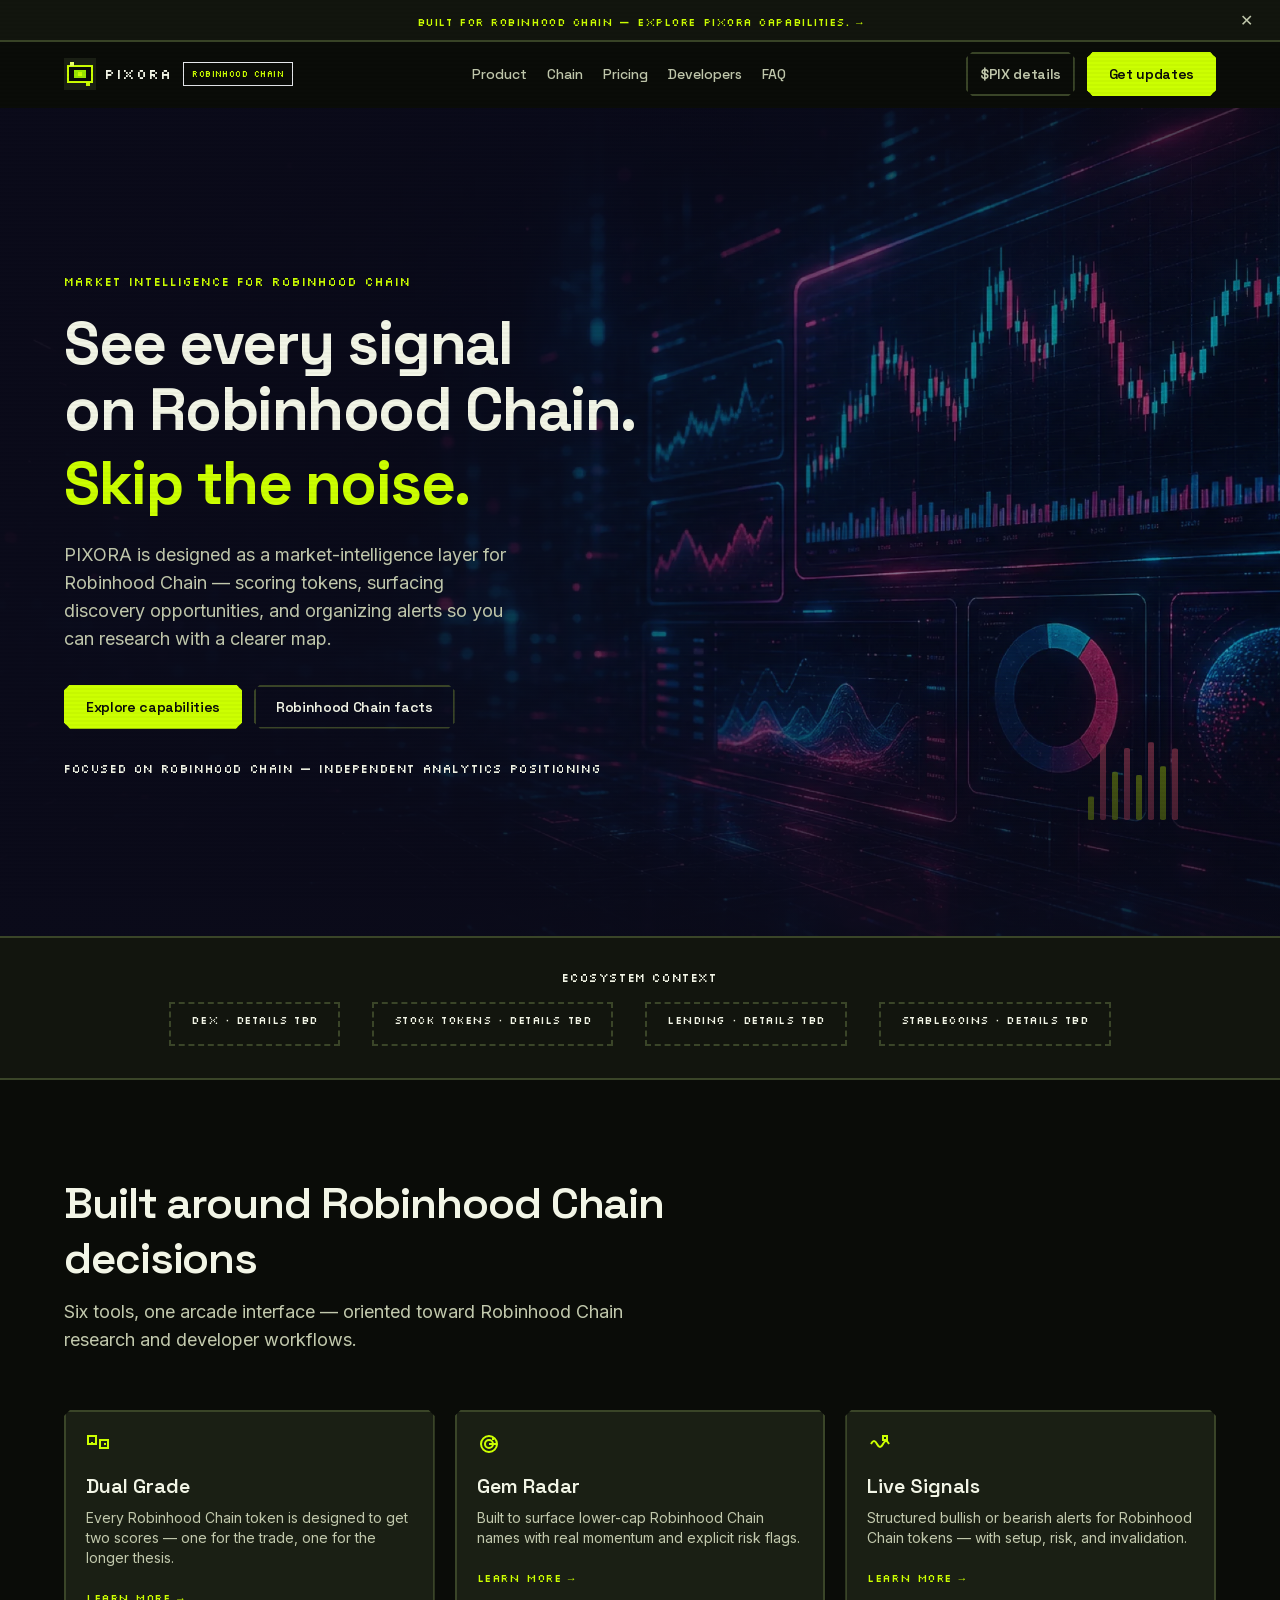
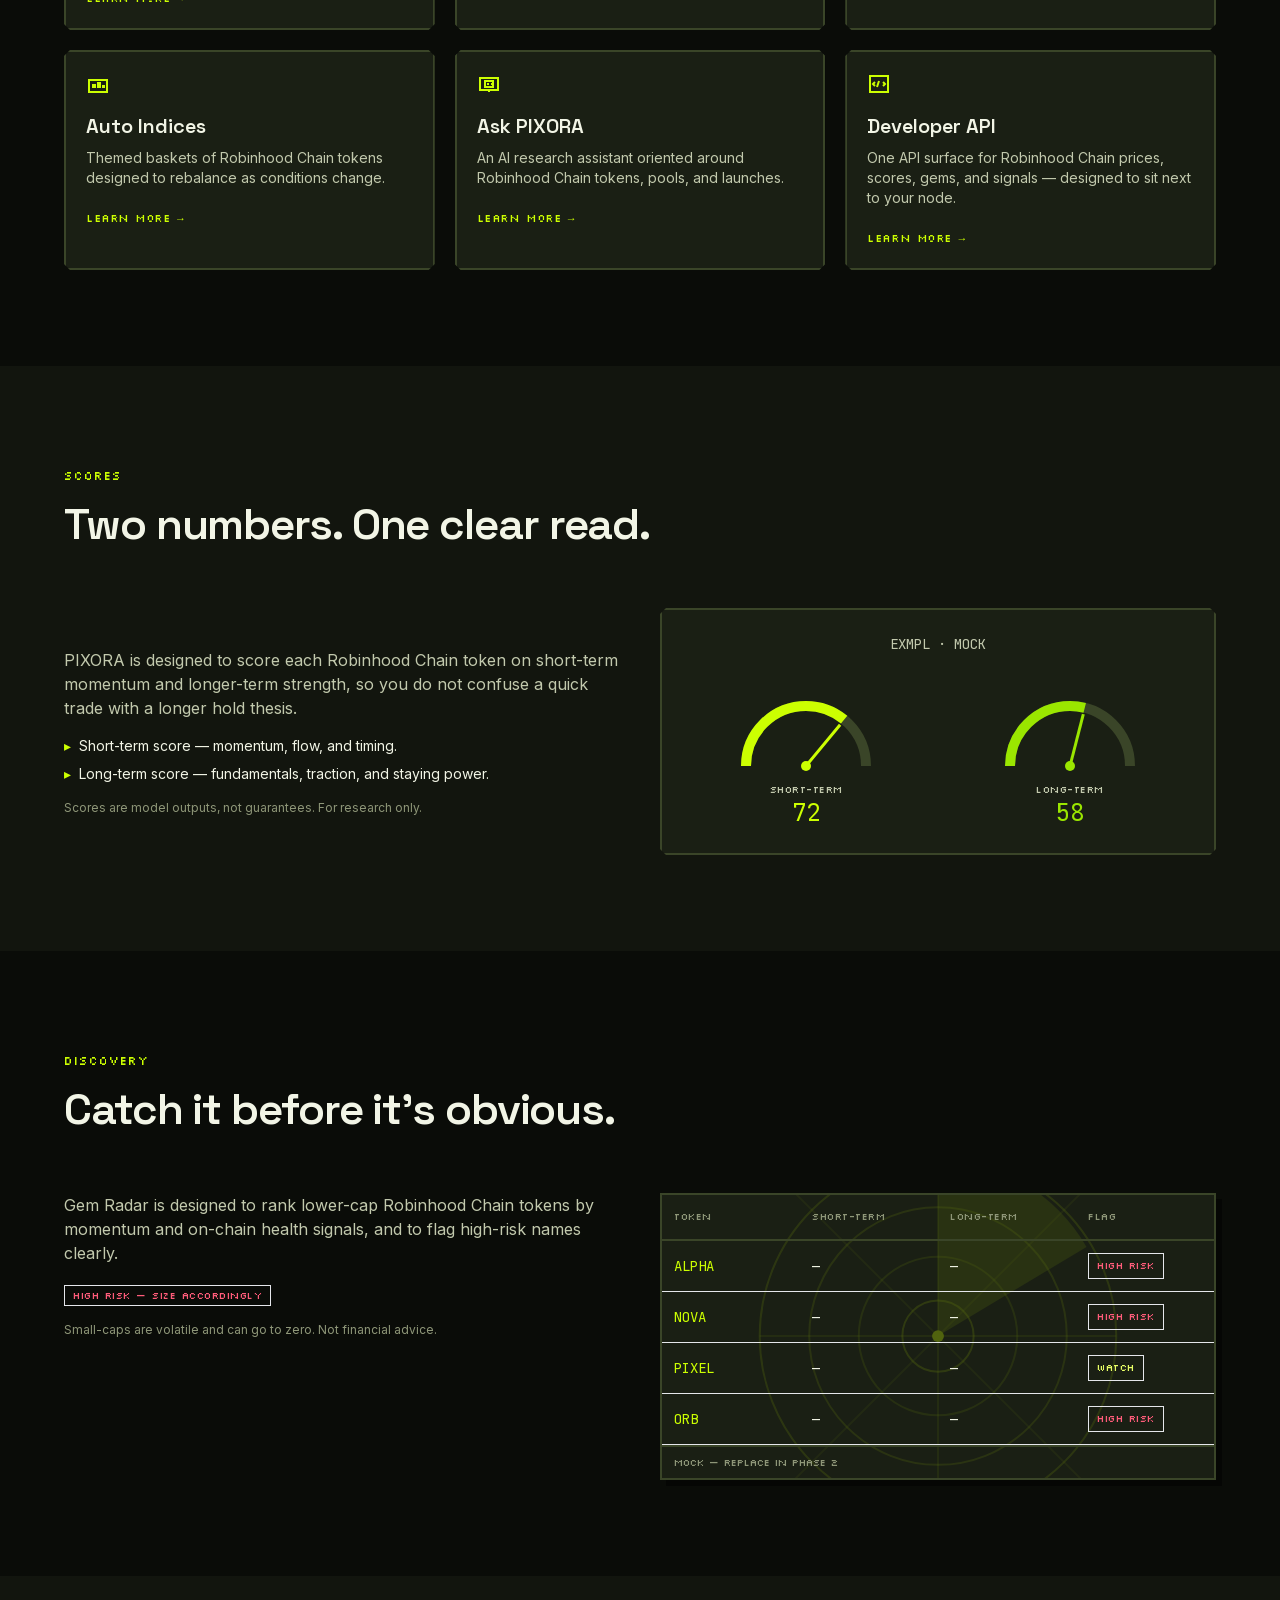
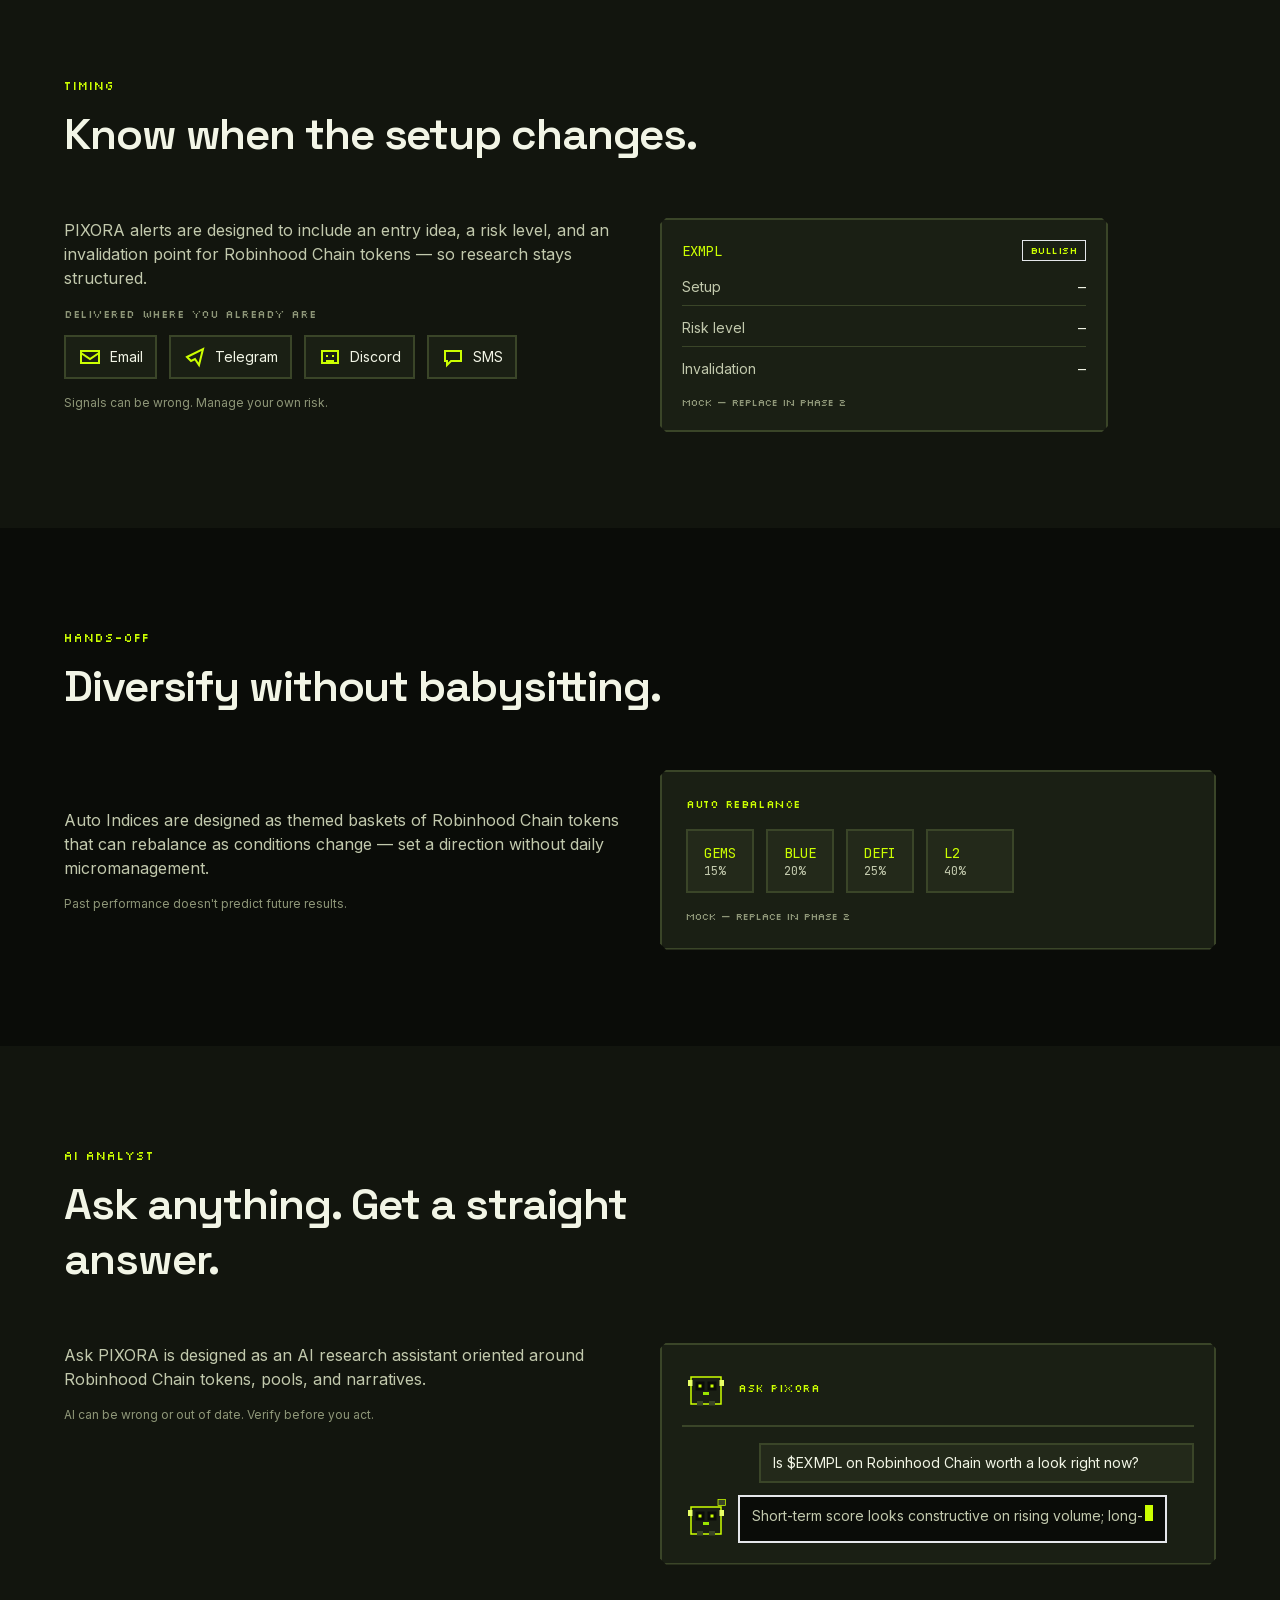
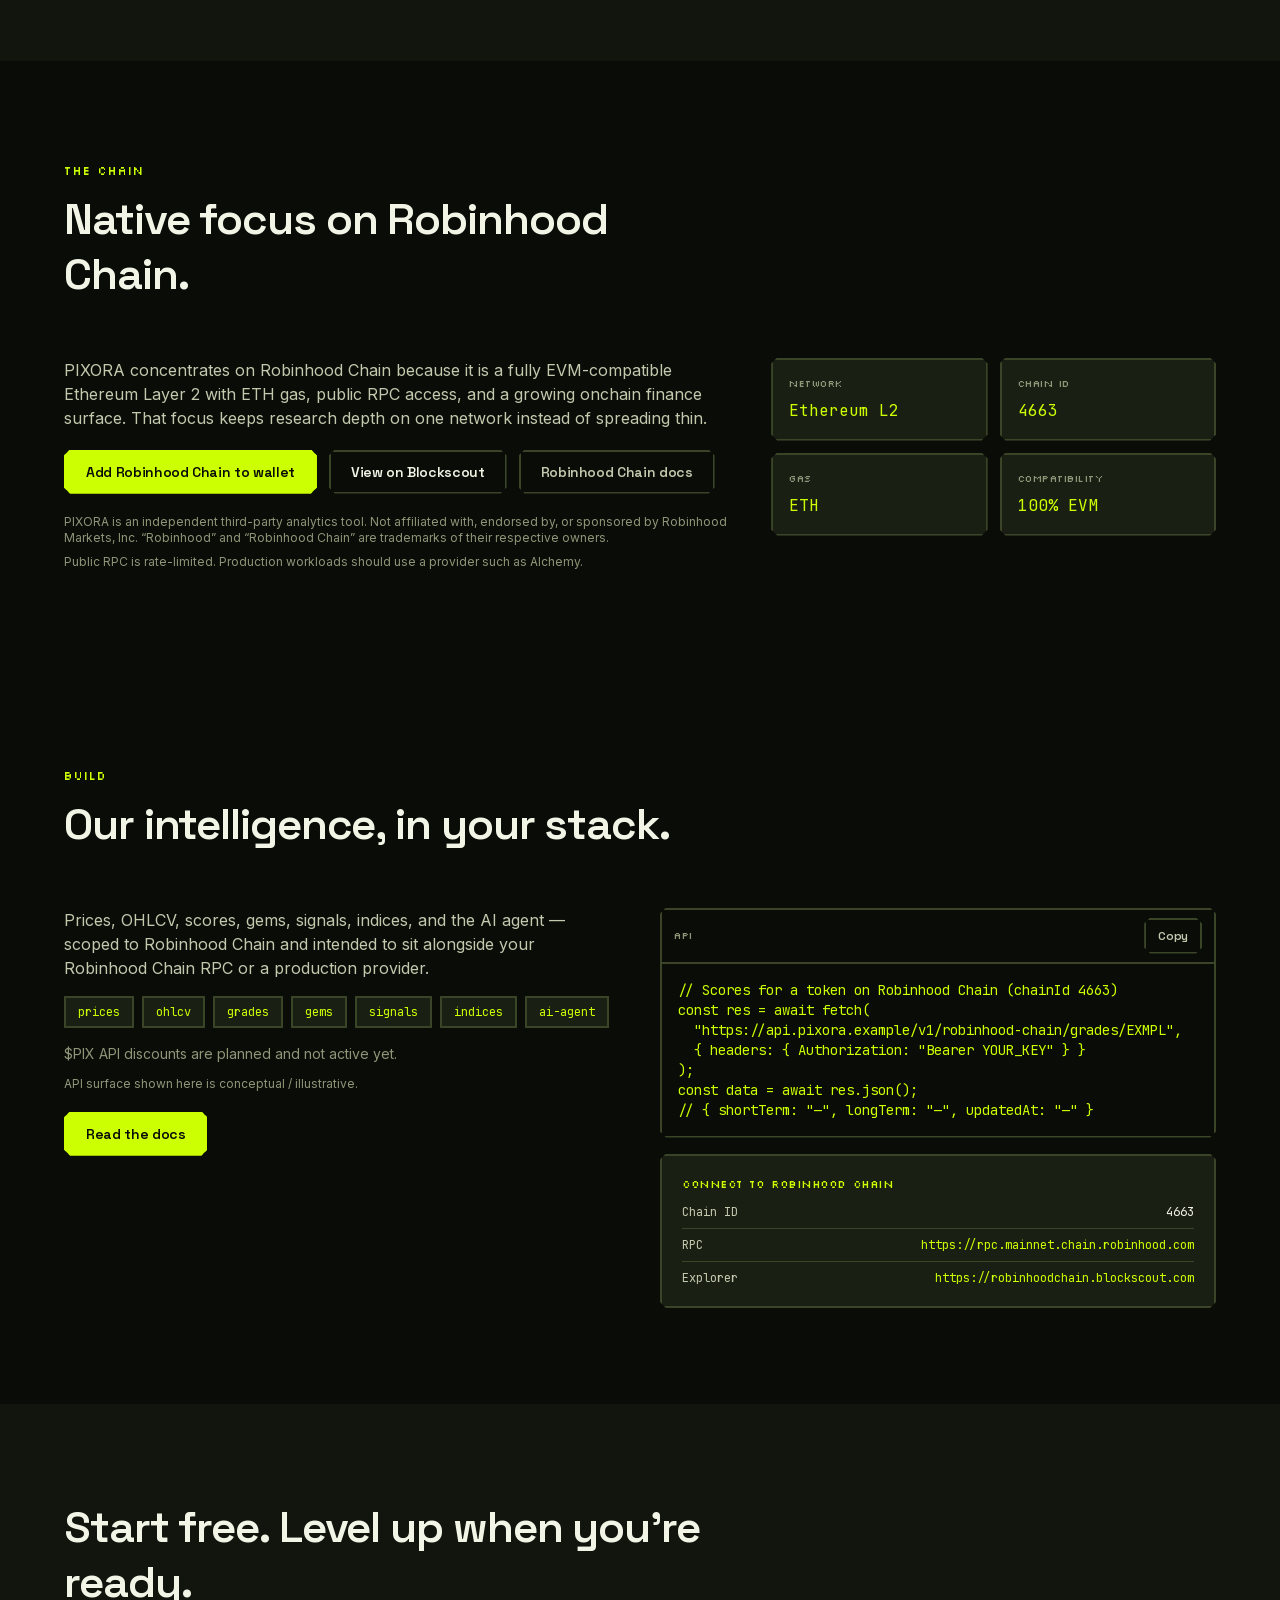
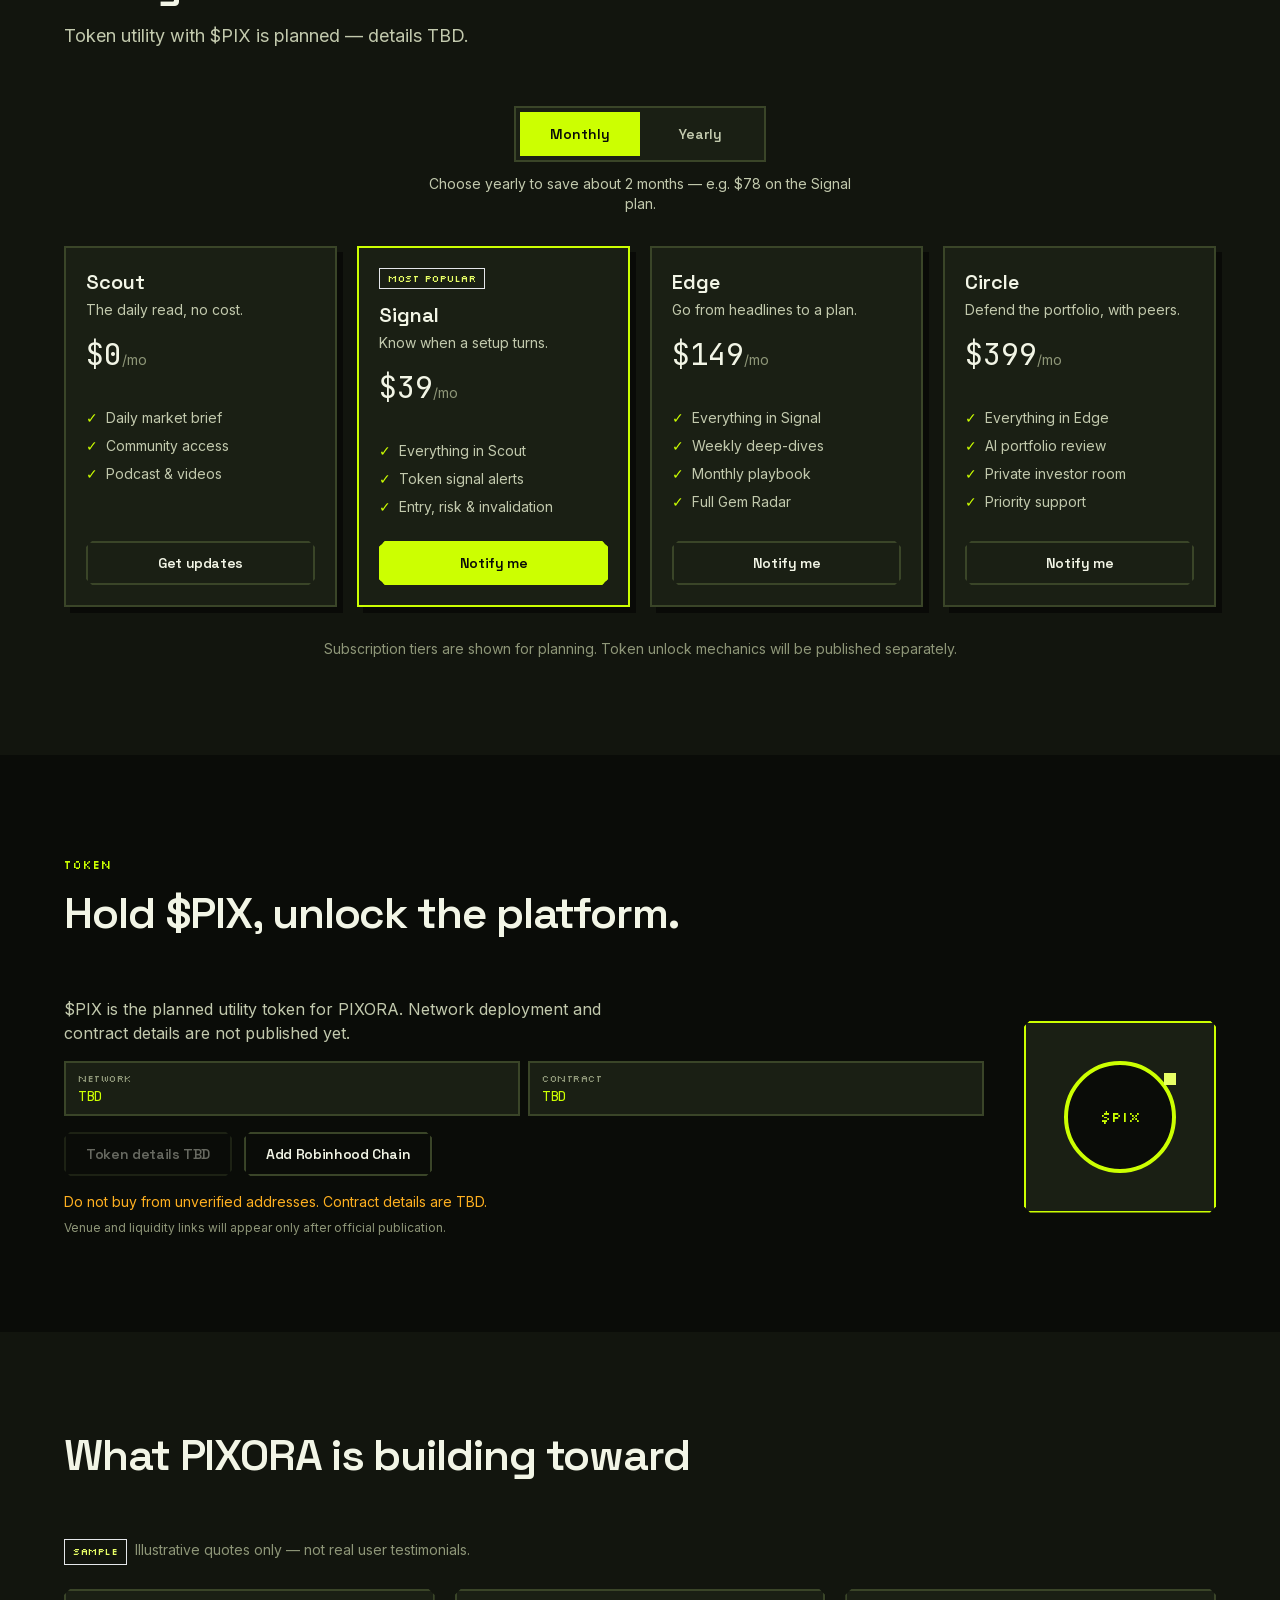
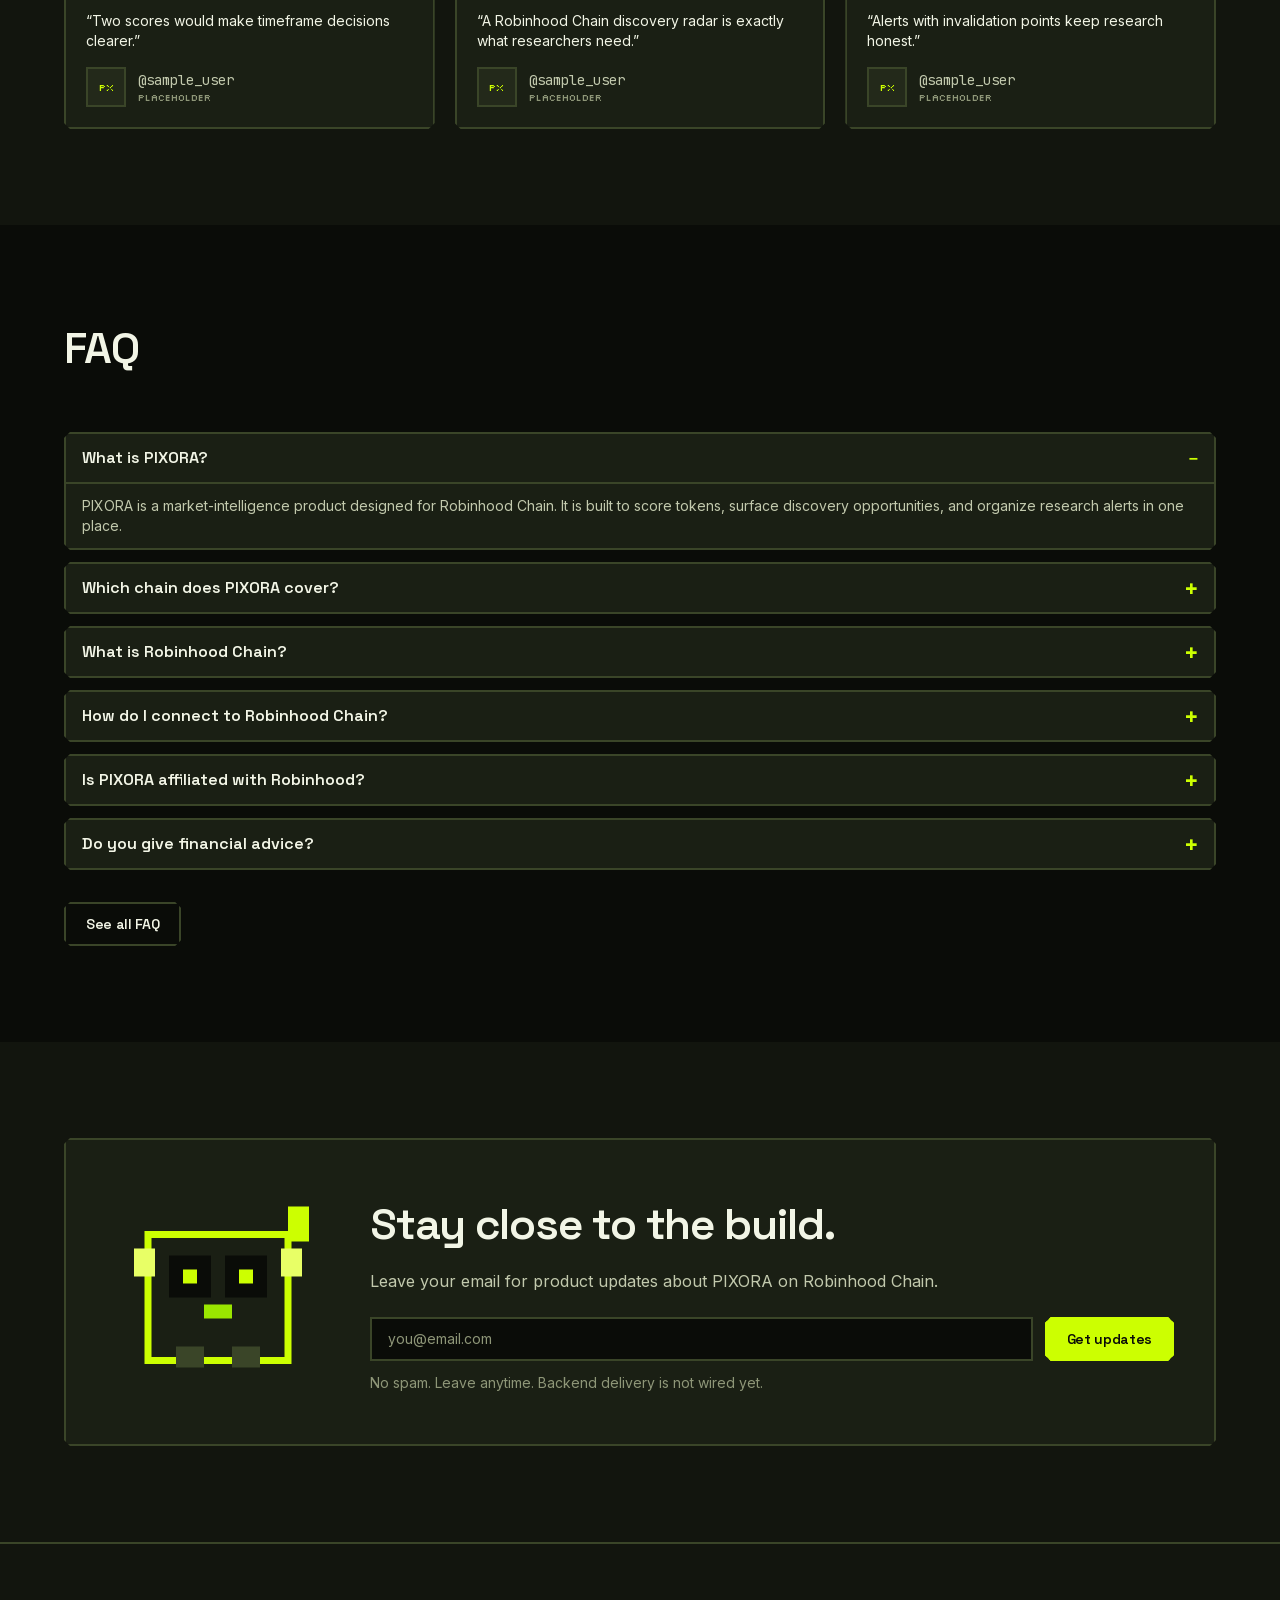
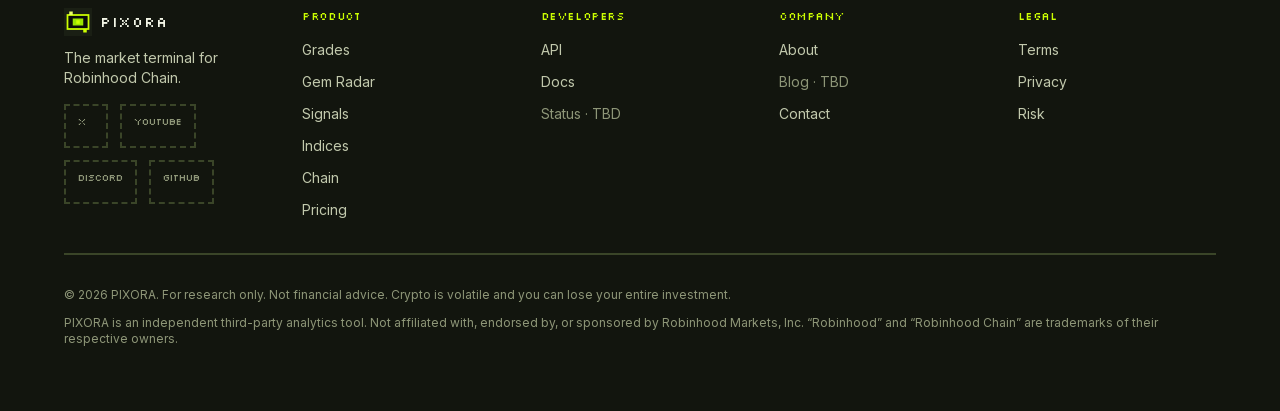
<file: index.html>
<!DOCTYPE html><html lang="en"><head><meta charSet="utf-8"/><meta name="viewport" content="width=device-width, initial-scale=1"/><link rel="preload" href="/_next/static/media/36966cca54120369-s.p.woff2" as="font" crossorigin="" type="font/woff2"/><link rel="preload" href="/_next/static/media/bb3ef058b751a6ad-s.p.woff2" as="font" crossorigin="" type="font/woff2"/><link rel="preload" href="/_next/static/media/cd21efaca8026c00-s.p.woff2" as="font" crossorigin="" type="font/woff2"/><link rel="preload" href="/_next/static/media/e4af272ccee01ff0-s.p.woff2" as="font" crossorigin="" type="font/woff2"/><link rel="stylesheet" href="/_next/static/css/35cbee75a390f89a.css" data-precedence="next"/><link rel="preload" as="script" fetchPriority="low" href="/_next/static/chunks/webpack-b4691cfa1167f748.js"/><script src="/_next/static/chunks/fd9d1056-ac47f7b4a1759b90.js" async=""></script><script src="/_next/static/chunks/117-aba1c39e933ef17c.js" async=""></script><script src="/_next/static/chunks/main-app-b367c24e3bdda0e7.js" async=""></script><script src="/_next/static/chunks/137-a3e1f3eebce6c471.js" async=""></script><script src="/_next/static/chunks/648-72a559f8085f5372.js" async=""></script><script src="/_next/static/chunks/372-f726cdbb1d85a0af.js" async=""></script><script src="/_next/static/chunks/421-0b4ce9732d44ec09.js" async=""></script><script src="/_next/static/chunks/app/page-2056bea8f0530fa7.js" async=""></script><script src="/_next/static/chunks/app/layout-01cf47c1a07978c9.js" async=""></script><script src="/_next/static/chunks/app/not-found-d607668b0bb4908e.js" async=""></script><meta name="theme-color" content="#0A0C08"/><title>PIXORA — AI analytics for Robinhood Chain</title><meta name="description" content="PIXORA is the market-intelligence layer for Robinhood Chain: token scores, structured alerts, and discovery tools for Robinhood Chain research. Research only — not financial advice."/><meta name="keywords" content="Robinhood Chain,Robinhood Chain analytics,Robinhood Chain tokens,crypto analytics,token scores,market intelligence,AI crypto research"/><meta name="robots" content="index, follow"/><meta property="og:title" content="PIXORA — Market intelligence for Robinhood Chain"/><meta property="og:description" content="Token scores, discovery tools, and structured alerts designed for Robinhood Chain. Research only."/><meta property="og:site_name" content="PIXORA"/><meta property="og:image" content="https://pixora.example/img/og.svg"/><meta property="og:image:width" content="1200"/><meta property="og:image:height" content="630"/><meta property="og:image:alt" content="PIXORA — Market intelligence for Robinhood Chain"/><meta property="og:type" content="website"/><meta name="twitter:card" content="summary_large_image"/><meta name="twitter:title" content="PIXORA — Market intelligence for Robinhood Chain"/><meta name="twitter:description" content="Token scores, discovery tools, and structured alerts designed for Robinhood Chain."/><meta name="twitter:image" content="https://pixora.example/img/og.svg"/><link rel="icon" href="/icons/icon.svg" type="image/svg+xml"/><link rel="apple-touch-icon" href="/icons/icon.svg"/><meta name="next-size-adjust"/><script src="/_next/static/chunks/polyfills-42372ed130431b0a.js" noModule=""></script></head><body class="__variable_0f99ce __variable_dd5b2f __variable_f367f3 __variable_3c557b font-sans"><div aria-hidden="true" class="pointer-events-none fixed inset-0 z-[70] opacity-[0.035]" style="background-image:repeating-linear-gradient(0deg, transparent, transparent 2px, rgba(0,0,0,.8) 2px, rgba(0,0,0,.8) 4px)"></div><header class="sticky top-0 z-40 border-b-2 transition-colors duration-pixel border-transparent bg-transparent"><div class="mx-auto flex h-16 max-w-container items-center justify-between gap-3 px-4 md:px-6"><div class="flex min-w-0 items-center gap-2 sm:gap-3"><a class="flex min-w-0 items-center gap-2 text-text" href="/"><svg viewBox="0 0 32 32" class="h-8 w-8 shrink-0" aria-hidden="true" fill="none" xmlns="http://www.w3.org/2000/svg"><rect width="32" height="32" fill="#1A1F14"></rect><rect x="4" y="8" width="24" height="16" fill="#0A0C08" stroke="#CCFF01" stroke-width="2"></rect><rect x="10" y="12" width="12" height="8" fill="#9AE600"></rect><rect x="14" y="14" width="4" height="4" fill="#CCFF01"></rect><rect x="6" y="4" width="4" height="4" fill="#E8FF66"></rect><rect x="22" y="24" width="4" height="4" fill="#CCFF01"></rect></svg><span class="font-pixel text-sm tracking-wider">PIXORA</span></a><span class="hidden max-w-[9.5rem] truncate border border-secondary/50 bg-secondary/10 px-2 py-1 font-pixel text-[9px] uppercase tracking-wider text-secondary sm:inline-block md:max-w-none">Robinhood Chain</span></div><nav class="hidden items-center gap-5 xl:flex" aria-label="Primary"><a class="group relative font-heading text-sm font-medium transition-colors duration-pixel text-text-muted hover:text-text" href="/#pillars">Product<span class="absolute -bottom-1 left-0 h-0.5 bg-secondary transition-all duration-pixel w-0 group-hover:w-full"></span></a><a class="group relative font-heading text-sm font-medium transition-colors duration-pixel text-text-muted hover:text-text" href="/#chain">Chain<span class="absolute -bottom-1 left-0 h-0.5 bg-secondary transition-all duration-pixel w-0 group-hover:w-full"></span></a><a class="group relative font-heading text-sm font-medium transition-colors duration-pixel text-text-muted hover:text-text" href="/pricing/">Pricing<span class="absolute -bottom-1 left-0 h-0.5 bg-secondary transition-all duration-pixel w-0 group-hover:w-full"></span></a><a class="group relative font-heading text-sm font-medium transition-colors duration-pixel text-text-muted hover:text-text" href="/developers/">Developers<span class="absolute -bottom-1 left-0 h-0.5 bg-secondary transition-all duration-pixel w-0 group-hover:w-full"></span></a><a class="group relative font-heading text-sm font-medium transition-colors duration-pixel text-text-muted hover:text-text" href="/faq/">FAQ<span class="absolute -bottom-1 left-0 h-0.5 bg-secondary transition-all duration-pixel w-0 group-hover:w-full"></span></a></nav><div class="hidden items-center gap-3 lg:flex"><a class="inline-flex items-center justify-center gap-2 py-2.5 font-heading text-sm font-semibold tracking-tight clip-pixel transition-all duration-pixel ease-pixel active:translate-y-0.5 active:shadow-none disabled:cursor-not-allowed disabled:opacity-40 disabled:active:translate-y-0 focus-visible:outline-2 focus-visible:outline-offset-2 focus-visible:outline-secondary bg-transparent text-text-muted border-2 border-line hover:text-secondary hover:border-secondary min-h-10 px-3" href="/#token">$PIX details</a><a class="inline-flex min-h-11 items-center justify-center gap-2 px-5 py-2.5 font-heading text-sm font-semibold tracking-tight clip-pixel transition-all duration-pixel ease-pixel active:translate-y-0.5 active:shadow-none disabled:cursor-not-allowed disabled:opacity-40 disabled:active:translate-y-0 focus-visible:outline-2 focus-visible:outline-offset-2 focus-visible:outline-secondary bg-primary text-on-primary border-2 border-primary hover:bg-primary-press shadow-hard hover:shadow-hard-sm" href="/#final-cta">Get updates</a></div><button type="button" class="min-h-11 min-w-11 border-2 border-line px-3 font-pixel text-xs text-secondary lg:hidden" aria-label="Open menu" aria-expanded="false" aria-controls=":R3cq:">MENU</button></div></header><main class="min-w-0 overflow-x-hidden"><section class="relative flex min-h-[min(92vh,920px)] items-center overflow-hidden py-16 md:py-24"><div class="absolute inset-0 overflow-hidden" aria-hidden="true"><div class="absolute inset-[-4%]"><picture><source srcSet="/img/hero-bg.webp" type="image/webp"/><img src="/img/hero-bg.jpg" alt="" width="1920" height="1280" decoding="async" fetchPriority="high" class="h-full w-full object-cover object-[72%_center] md:object-[78%_center]" draggable="false"/></picture></div><div class="pointer-events-none absolute -right-10 top-1/4 h-72 w-72 rounded-full bg-secondary/20 blur-3xl animate-pulse"></div><div class="pointer-events-none absolute bottom-10 right-1/4 h-56 w-56 rounded-full bg-primary/20 blur-3xl animate-pulse"></div><div class="pointer-events-none absolute bottom-[14%] right-[8%] hidden items-end gap-1.5 opacity-70 md:flex"><div class="w-1.5 origin-bottom rounded-sm" style="height:42px;background:#CCFF01"></div><div class="w-1.5 origin-bottom rounded-sm" style="height:78px;background:#FF5C7A"></div><div class="w-1.5 origin-bottom rounded-sm" style="height:56px;background:#CCFF01"></div><div class="w-1.5 origin-bottom rounded-sm" style="height:96px;background:#FF5C7A"></div><div class="w-1.5 origin-bottom rounded-sm" style="height:64px;background:#CCFF01"></div><div class="w-1.5 origin-bottom rounded-sm" style="height:110px;background:#FF5C7A"></div><div class="w-1.5 origin-bottom rounded-sm" style="height:72px;background:#CCFF01"></div><div class="w-1.5 origin-bottom rounded-sm" style="height:88px;background:#FF5C7A"></div></div><div class="pointer-events-none absolute inset-0 opacity-[0.12]" style="background-image:repeating-linear-gradient(0deg, transparent, transparent 2px, rgba(204,255,1,0.08) 2px, rgba(204,255,1,0.08) 3px)"></div><div class="absolute inset-0" style="background:linear-gradient(90deg, rgba(11,11,26,0.96) 0%, rgba(11,11,26,0.88) 28%, rgba(11,11,26,0.58) 52%, rgba(11,11,26,0.32) 100%),
            linear-gradient(180deg, rgba(11,11,26,0.62) 0%, transparent 26%, transparent 68%, rgba(11,11,26,0.78) 100%)"></div></div><div class="mx-auto w-full max-w-container px-4 md:px-6 relative z-10 min-w-0"><div class="max-w-[38rem] min-w-0 md:max-w-[42rem]"><div style="opacity:0;transform:translateY(14px)"><span class="inline-block font-pixel text-[12px] uppercase tracking-[1px] text-secondary mb-4 md:mb-5">MARKET INTELLIGENCE FOR ROBINHOOD CHAIN</span></div><h1 class="max-w-[20ch] font-heading text-[clamp(2.15rem,5vw,3.75rem)] font-bold leading-[1.1] tracking-tight text-text" style="opacity:0;transform:translateY(14px)"><span class="block">See every signal</span><span class="block">on Robinhood Chain.</span><span class="mt-1 block text-secondary md:mt-2">Skip the noise.</span></h1><p class="mt-5 max-w-[36ch] text-pretty text-base leading-relaxed text-text-muted md:mt-6 md:max-w-[42ch] md:text-lg" style="opacity:0;transform:translateY(14px)">PIXORA is designed as a market-intelligence layer for Robinhood Chain — scoring tokens, surfacing discovery opportunities, and organizing alerts so you can research with a clearer map.</p><div class="mt-7 flex flex-wrap gap-3 md:mt-8" style="opacity:0;transform:translateY(14px)"><a class="inline-flex min-h-11 items-center justify-center gap-2 px-5 py-2.5 font-heading text-sm font-semibold tracking-tight clip-pixel transition-all duration-pixel ease-pixel active:translate-y-0.5 active:shadow-none disabled:cursor-not-allowed disabled:opacity-40 disabled:active:translate-y-0 focus-visible:outline-2 focus-visible:outline-offset-2 focus-visible:outline-secondary bg-primary text-on-primary border-2 border-primary hover:bg-primary-press shadow-hard hover:shadow-hard-sm" href="/#pillars">Explore capabilities</a><a class="inline-flex min-h-11 items-center justify-center gap-2 px-5 py-2.5 font-heading text-sm font-semibold tracking-tight clip-pixel transition-all duration-pixel ease-pixel active:translate-y-0.5 active:shadow-none disabled:cursor-not-allowed disabled:opacity-40 disabled:active:translate-y-0 focus-visible:outline-2 focus-visible:outline-offset-2 focus-visible:outline-secondary bg-transparent text-text border-2 border-line hover:border-secondary hover:text-secondary shadow-hard hover:shadow-hard-sm" href="/#chain">Robinhood Chain facts</a></div><p class="mt-7 font-pixel text-[11px] uppercase tracking-wider text-text md:mt-8 md:text-xs" style="opacity:0;transform:translateY(14px)">Focused on Robinhood Chain<!-- --> — <!-- -->Independent analytics positioning</p></div></div></section><section class="border-y-2 border-line bg-surface py-8"><div class="mx-auto w-full max-w-container px-4 md:px-6"><p class="mb-4 text-center font-pixel text-xs uppercase tracking-wider text-text">Ecosystem context</p><div class="flex flex-wrap items-center justify-center gap-4 md:gap-8"><div class="min-h-11 border-2 border-dashed border-line px-5 py-2 font-pixel text-[11px] uppercase tracking-wider text-text">DEX<!-- --> · <!-- -->Details TBD</div><div class="min-h-11 border-2 border-dashed border-line px-5 py-2 font-pixel text-[11px] uppercase tracking-wider text-text">STOCK TOKENS<!-- --> · <!-- -->Details TBD</div><div class="min-h-11 border-2 border-dashed border-line px-5 py-2 font-pixel text-[11px] uppercase tracking-wider text-text">LENDING<!-- --> · <!-- -->Details TBD</div><div class="min-h-11 border-2 border-dashed border-line px-5 py-2 font-pixel text-[11px] uppercase tracking-wider text-text">STABLECOINS<!-- --> · <!-- -->Details TBD</div></div></div></section><section id="pillars" class="py-16 md:py-24 bg-bg"><div class="mx-auto w-full max-w-container px-4 md:px-6"><div class="mb-10 max-w-2xl md:mb-14"><h2 class="font-heading text-[30px] font-semibold leading-tight tracking-tight text-text md:text-[44px]">Built around Robinhood Chain decisions</h2><p class="mt-3 max-w-xl text-base text-text-muted md:text-lg">Six tools, one arcade interface — oriented toward Robinhood Chain research and developer workflows.</p></div><div class="min-w-0 grid gap-5 sm:grid-cols-2 lg:grid-cols-3"><div class="min-w-0" style="opacity:0;transform:translateY(14px)"><div class="border-2 border-line bg-card p-5 shadow-hard clip-pixel transition-all duration-pixel ease-pixel hover:-translate-y-0.5 hover:border-secondary hover:shadow-hard-sm h-full"><svg width="24" height="24" viewBox="0 0 24 24" fill="none" xmlns="http://www.w3.org/2000/svg" class="h-6 w-6 mb-4 text-secondary" role="img"><title>Dual Grade</title><rect x="2" y="4" width="8" height="8" stroke="currentColor" stroke-width="2"></rect><rect x="14" y="8" width="8" height="8" stroke="currentColor" stroke-width="2"></rect><path d="M6 10v2M18 12h2" stroke="currentColor" stroke-width="2"></path></svg><h3 class="mb-2 font-heading text-xl font-semibold text-text">Dual Grade</h3><p class="mb-4 text-sm text-text-muted">Every Robinhood Chain token is designed to get two scores — one for the trade, one for the longer thesis.</p><a class="font-pixel text-[11px] uppercase tracking-wider text-secondary hover:text-primary" href="/#dual-grade">Learn more →</a></div></div><div class="min-w-0" style="opacity:0;transform:translateY(14px)"><div class="border-2 border-line bg-card p-5 shadow-hard clip-pixel transition-all duration-pixel ease-pixel hover:-translate-y-0.5 hover:border-secondary hover:shadow-hard-sm h-full"><svg width="24" height="24" viewBox="0 0 24 24" fill="none" xmlns="http://www.w3.org/2000/svg" class="h-6 w-6 mb-4 text-secondary" role="img"><title>Gem Radar</title><circle cx="12" cy="12" r="8" stroke="currentColor" stroke-width="2"></circle><circle cx="12" cy="12" r="4" stroke="currentColor" stroke-width="2"></circle><path d="M12 12h8" stroke="currentColor" stroke-width="2"></path><rect x="15" y="6" width="2" height="2" fill="currentColor"></rect></svg><h3 class="mb-2 font-heading text-xl font-semibold text-text">Gem Radar</h3><p class="mb-4 text-sm text-text-muted">Built to surface lower-cap Robinhood Chain names with real momentum and explicit risk flags.</p><a class="font-pixel text-[11px] uppercase tracking-wider text-secondary hover:text-primary" href="/#gem-radar">Learn more →</a></div></div><div class="min-w-0" style="opacity:0;transform:translateY(14px)"><div class="border-2 border-line bg-card p-5 shadow-hard clip-pixel transition-all duration-pixel ease-pixel hover:-translate-y-0.5 hover:border-secondary hover:shadow-hard-sm h-full"><svg width="24" height="24" viewBox="0 0 24 24" fill="none" xmlns="http://www.w3.org/2000/svg" class="h-6 w-6 mb-4 text-secondary" role="img"><title>Live Signals</title><path d="M4 12c2-4 4-4 6 0s4 4 6 0 4-4 6 0" stroke="currentColor" stroke-width="2"></path><rect x="16" y="4" width="4" height="4" stroke="currentColor" stroke-width="2"></rect><path d="M18 8v2" stroke="currentColor" stroke-width="2"></path></svg><h3 class="mb-2 font-heading text-xl font-semibold text-text">Live Signals</h3><p class="mb-4 text-sm text-text-muted">Structured bullish or bearish alerts for Robinhood Chain tokens — with setup, risk, and invalidation.</p><a class="font-pixel text-[11px] uppercase tracking-wider text-secondary hover:text-primary" href="/#signals">Learn more →</a></div></div><div class="min-w-0" style="opacity:0;transform:translateY(14px)"><div class="border-2 border-line bg-card p-5 shadow-hard clip-pixel transition-all duration-pixel ease-pixel hover:-translate-y-0.5 hover:border-secondary hover:shadow-hard-sm h-full"><svg width="24" height="24" viewBox="0 0 24 24" fill="none" xmlns="http://www.w3.org/2000/svg" class="h-6 w-6 mb-4 text-secondary" role="img"><title>Auto Indices</title><rect x="3" y="8" width="18" height="12" stroke="currentColor" stroke-width="2"></rect><rect x="6" y="12" width="4" height="4" fill="currentColor"></rect><rect x="11" y="10" width="4" height="6" fill="currentColor"></rect><rect x="16" y="13" width="3" height="3" fill="currentColor"></rect></svg><h3 class="mb-2 font-heading text-xl font-semibold text-text">Auto Indices</h3><p class="mb-4 text-sm text-text-muted">Themed baskets of Robinhood Chain tokens designed to rebalance as conditions change.</p><a class="font-pixel text-[11px] uppercase tracking-wider text-secondary hover:text-primary" href="/#indices">Learn more →</a></div></div><div class="min-w-0" style="opacity:0;transform:translateY(14px)"><div class="border-2 border-line bg-card p-5 shadow-hard clip-pixel transition-all duration-pixel ease-pixel hover:-translate-y-0.5 hover:border-secondary hover:shadow-hard-sm h-full"><svg width="24" height="24" viewBox="0 0 24 24" fill="none" xmlns="http://www.w3.org/2000/svg" class="h-6 w-6 mb-4 text-secondary" role="img"><title>Ask PIXORA</title><rect x="3" y="6" width="18" height="12" stroke="currentColor" stroke-width="2"></rect><rect x="8" y="9" width="8" height="6" stroke="currentColor" stroke-width="2"></rect><rect x="10" y="11" width="2" height="2" fill="currentColor"></rect><rect x="14" y="11" width="2" height="2" fill="currentColor"></rect><path d="M12 18v2" stroke="currentColor" stroke-width="2"></path></svg><h3 class="mb-2 font-heading text-xl font-semibold text-text">Ask PIXORA</h3><p class="mb-4 text-sm text-text-muted">An AI research assistant oriented around Robinhood Chain tokens, pools, and launches.</p><a class="font-pixel text-[11px] uppercase tracking-wider text-secondary hover:text-primary" href="/#ai-agent">Learn more →</a></div></div><div class="min-w-0" style="opacity:0;transform:translateY(14px)"><div class="border-2 border-line bg-card p-5 shadow-hard clip-pixel transition-all duration-pixel ease-pixel hover:-translate-y-0.5 hover:border-secondary hover:shadow-hard-sm h-full"><svg width="24" height="24" viewBox="0 0 24 24" fill="none" xmlns="http://www.w3.org/2000/svg" class="h-6 w-6 mb-4 text-secondary" role="img"><title>Developer API</title><rect x="3" y="4" width="18" height="16" stroke="currentColor" stroke-width="2"></rect><path d="M8 10l-2 2 2 2M16 10l2 2-2 2M12 9l-2 6" stroke="currentColor" stroke-width="2"></path></svg><h3 class="mb-2 font-heading text-xl font-semibold text-text">Developer API</h3><p class="mb-4 text-sm text-text-muted">One API surface for Robinhood Chain prices, scores, gems, and signals — designed to sit next to your node.</p><a class="font-pixel text-[11px] uppercase tracking-wider text-secondary hover:text-primary" href="/developers/">Learn more →</a></div></div></div></div></section><section id="dual-grade" class="py-16 md:py-24 bg-surface"><div class="mx-auto w-full max-w-container px-4 md:px-6"><div class="mb-10 max-w-2xl md:mb-14"><span class="inline-block font-pixel text-[12px] uppercase tracking-[1px] text-secondary mb-3">SCORES</span><h2 class="font-heading text-[30px] font-semibold leading-tight tracking-tight text-text md:text-[44px]">Two numbers. One clear read.</h2></div><div class="min-w-0 grid items-center gap-10 lg:grid-cols-2" style="opacity:0;transform:translateY(14px)"><div><p class="mb-4 text-text-muted">PIXORA is designed to score each Robinhood Chain token on short-term momentum and longer-term strength, so you do not confuse a quick trade with a longer hold thesis.</p><ul class="mb-4 space-y-2"><li class="flex gap-2 text-sm text-text"><span class="text-secondary" aria-hidden="true">▸</span>Short-term score — momentum, flow, and timing.</li><li class="flex gap-2 text-sm text-text"><span class="text-secondary" aria-hidden="true">▸</span>Long-term score — fundamentals, traction, and staying power.</li></ul><p class="text-xs text-text-dim">Scores are model outputs, not guarantees. For research only.</p></div><div class="border-2 border-line bg-card p-6 shadow-hard clip-pixel"><p class="mb-4 text-center font-mono text-sm text-text-muted">EXMPL<!-- --> · MOCK</p><div class="flex flex-wrap justify-around gap-6"><div class="flex flex-col items-center"><div class="relative h-28 w-40"><svg viewBox="0 0 160 100" class="h-full w-full"><path d="M20 90 A60 60 0 0 1 140 90" fill="none" stroke="#3A4528" stroke-width="10"></path><path d="M20 90 A60 60 0 0 1 140 90" fill="none" stroke="#CCFF01" stroke-width="10" stroke-dasharray="0 188"></path><line x1="80" y1="90" x2="28" y2="90" stroke="#CCFF01" stroke-width="3" stroke-linecap="square"></line><circle cx="80" cy="90" r="5" fill="#CCFF01"></circle></svg></div><p class="font-pixel text-[10px] uppercase tracking-wider text-text-muted">Short-term</p><p class="font-mono text-2xl tabular-nums" style="color:#CCFF01">0</p></div><div class="flex flex-col items-center"><div class="relative h-28 w-40"><svg viewBox="0 0 160 100" class="h-full w-full"><path d="M20 90 A60 60 0 0 1 140 90" fill="none" stroke="#3A4528" stroke-width="10"></path><path d="M20 90 A60 60 0 0 1 140 90" fill="none" stroke="#9AE600" stroke-width="10" stroke-dasharray="0 188"></path><line x1="80" y1="90" x2="28" y2="90" stroke="#9AE600" stroke-width="3" stroke-linecap="square"></line><circle cx="80" cy="90" r="5" fill="#9AE600"></circle></svg></div><p class="font-pixel text-[10px] uppercase tracking-wider text-text-muted">Long-term</p><p class="font-mono text-2xl tabular-nums" style="color:#9AE600">0</p></div></div></div></div></div></section><section id="gem-radar" class="py-16 md:py-24 bg-bg"><div class="mx-auto w-full max-w-container px-4 md:px-6"><div class="mb-10 max-w-2xl md:mb-14"><span class="inline-block font-pixel text-[12px] uppercase tracking-[1px] text-secondary mb-3">DISCOVERY</span><h2 class="font-heading text-[30px] font-semibold leading-tight tracking-tight text-text md:text-[44px]">Catch it before it&#x27;s obvious.</h2></div><div class="grid min-w-0 items-start gap-10 lg:grid-cols-2"><div class="min-w-0" style="opacity:0;transform:translateY(14px)"><p class="mb-4 text-text-muted">Gem Radar is designed to rank lower-cap Robinhood Chain tokens by momentum and on-chain health signals, and to flag high-risk names clearly.</p><span class="inline-flex items-center px-2 py-0.5 font-pixel text-[10px] uppercase tracking-wider bg-down/15 text-down border border-down/40 mb-4">HIGH RISK — size accordingly</span><p class="text-xs text-text-dim">Small-caps are volatile and can go to zero. Not financial advice.</p></div><div class="relative min-w-0 overflow-hidden border-2 border-line bg-card shadow-hard"><div aria-hidden="true" class="pointer-events-none absolute inset-0 flex items-center justify-center opacity-30"><svg viewBox="0 0 200 200" class="h-[140%] w-[140%] max-w-none motion-safe:animate-[spin_12s_linear_infinite]"><circle cx="100" cy="100" r="90" fill="none" stroke="#CCFF01" stroke-width="1" opacity="0.35"></circle><circle cx="100" cy="100" r="65" fill="none" stroke="#CCFF01" stroke-width="1" opacity="0.3"></circle><circle cx="100" cy="100" r="40" fill="none" stroke="#CCFF01" stroke-width="1" opacity="0.25"></circle><circle cx="100" cy="100" r="18" fill="none" stroke="#CCFF01" stroke-width="1" opacity="0.4"></circle><line x1="100" y1="10" x2="100" y2="190" stroke="#CCFF01" stroke-width="1" opacity="0.2"></line><line x1="10" y1="100" x2="190" y2="100" stroke="#CCFF01" stroke-width="1" opacity="0.2"></line><line x1="28" y1="28" x2="172" y2="172" stroke="#CCFF01" stroke-width="1" opacity="0.15"></line><line x1="172" y1="28" x2="28" y2="172" stroke="#CCFF01" stroke-width="1" opacity="0.15"></line><path d="M100 100 L100 10 A90 90 0 0 1 175 55 Z" fill="rgba(204,255,1,0.28)"></path><circle cx="100" cy="100" r="3" fill="#CCFF01"></circle></svg></div><div class="relative min-w-0"><table class="w-full table-fixed text-left text-sm"><thead><tr class="border-b-2 border-line font-pixel text-[10px] uppercase tracking-wider text-text-dim"><th class="truncate px-2 py-3 font-normal sm:px-3">Token</th><th class="truncate px-2 py-3 font-normal sm:px-3">Short-term</th><th class="truncate px-2 py-3 font-normal sm:px-3">Long-term</th><th class="truncate px-2 py-3 font-normal sm:px-3">Flag</th></tr></thead><tbody><tr class="border-b border-line/60"><td class="truncate px-2 py-3 font-mono text-secondary sm:px-3">ALPHA</td><td class="truncate px-2 py-3 font-mono tabular-nums text-text sm:px-3">—</td><td class="truncate px-2 py-3 font-mono tabular-nums text-text sm:px-3">—</td><td class="px-2 py-3 sm:px-3"><span class="inline-flex items-center px-2 py-0.5 font-pixel text-[10px] uppercase tracking-wider bg-down/15 text-down border border-down/40">HIGH RISK</span></td></tr><tr class="border-b border-line/60"><td class="truncate px-2 py-3 font-mono text-secondary sm:px-3">NOVA</td><td class="truncate px-2 py-3 font-mono tabular-nums text-text sm:px-3">—</td><td class="truncate px-2 py-3 font-mono tabular-nums text-text sm:px-3">—</td><td class="px-2 py-3 sm:px-3"><span class="inline-flex items-center px-2 py-0.5 font-pixel text-[10px] uppercase tracking-wider bg-down/15 text-down border border-down/40">HIGH RISK</span></td></tr><tr class="border-b border-line/60"><td class="truncate px-2 py-3 font-mono text-secondary sm:px-3">PIXEL</td><td class="truncate px-2 py-3 font-mono tabular-nums text-text sm:px-3">—</td><td class="truncate px-2 py-3 font-mono tabular-nums text-text sm:px-3">—</td><td class="px-2 py-3 sm:px-3"><span class="inline-flex items-center px-2 py-0.5 font-pixel text-[10px] uppercase tracking-wider bg-accent/15 text-accent border border-accent/40">WATCH</span></td></tr><tr class="border-b border-line/60"><td class="truncate px-2 py-3 font-mono text-secondary sm:px-3">ORB</td><td class="truncate px-2 py-3 font-mono tabular-nums text-text sm:px-3">—</td><td class="truncate px-2 py-3 font-mono tabular-nums text-text sm:px-3">—</td><td class="px-2 py-3 sm:px-3"><span class="inline-flex items-center px-2 py-0.5 font-pixel text-[10px] uppercase tracking-wider bg-down/15 text-down border border-down/40">HIGH RISK</span></td></tr></tbody></table></div><p class="relative border-t-2 border-line px-3 py-2 font-pixel text-[10px] uppercase text-text-dim">MOCK — replace in phase 2</p></div></div></div></section><section id="signals" class="py-16 md:py-24 bg-surface"><div class="mx-auto w-full max-w-container px-4 md:px-6"><div class="mb-10 max-w-2xl md:mb-14"><span class="inline-block font-pixel text-[12px] uppercase tracking-[1px] text-secondary mb-3">TIMING</span><h2 class="font-heading text-[30px] font-semibold leading-tight tracking-tight text-text md:text-[44px]">Know when the setup changes.</h2></div><div class="grid items-start gap-10 lg:grid-cols-2"><div class="min-w-0" style="opacity:0;transform:translateY(14px)"><p class="mb-4 text-text-muted">PIXORA alerts are designed to include an entry idea, a risk level, and an invalidation point for Robinhood Chain tokens — so research stays structured.</p><p class="mb-3 font-pixel text-[11px] uppercase tracking-wider text-text-dim">Delivered where you already are</p><div class="mb-4 flex flex-wrap gap-3"><div class="flex min-h-11 items-center gap-2 border-2 border-line bg-card px-3 py-2"><svg width="24" height="24" viewBox="0 0 24 24" fill="none" xmlns="http://www.w3.org/2000/svg" class="h-6 w-6 text-secondary" aria-hidden="true"><rect x="3" y="6" width="18" height="12" stroke="currentColor" stroke-width="2"></rect><path d="M3 8l9 6 9-6" stroke="currentColor" stroke-width="2"></path></svg><span class="text-sm text-text">Email</span></div><div class="flex min-h-11 items-center gap-2 border-2 border-line bg-card px-3 py-2"><svg width="24" height="24" viewBox="0 0 24 24" fill="none" xmlns="http://www.w3.org/2000/svg" class="h-6 w-6 text-secondary" aria-hidden="true"><path d="M4 12l16-8-4 16-4-6-4 2z" stroke="currentColor" stroke-width="2" fill="none"></path></svg><span class="text-sm text-text">Telegram</span></div><div class="flex min-h-11 items-center gap-2 border-2 border-line bg-card px-3 py-2"><svg width="24" height="24" viewBox="0 0 24 24" fill="none" xmlns="http://www.w3.org/2000/svg" class="h-6 w-6 text-secondary" aria-hidden="true"><rect x="4" y="6" width="16" height="12" stroke="currentColor" stroke-width="2"></rect><rect x="8" y="10" width="2" height="2" fill="currentColor"></rect><rect x="14" y="10" width="2" height="2" fill="currentColor"></rect><path d="M8 16h8" stroke="currentColor" stroke-width="2"></path></svg><span class="text-sm text-text">Discord</span></div><div class="flex min-h-11 items-center gap-2 border-2 border-line bg-card px-3 py-2"><svg width="24" height="24" viewBox="0 0 24 24" fill="none" xmlns="http://www.w3.org/2000/svg" class="h-6 w-6 text-secondary" aria-hidden="true"><path d="M4 6h16v10H10l-4 4v-4H4z" stroke="currentColor" stroke-width="2" fill="none"></path></svg><span class="text-sm text-text">SMS</span></div></div><p class="text-xs text-text-dim">Signals can be wrong. Manage your own risk.</p></div><div class="min-w-0" style="opacity:0;transform:translateY(14px)"><div class="border-2 border-line bg-card p-5 shadow-hard clip-pixel max-w-md"><div class="mb-4 flex items-center justify-between"><span class="font-mono text-sm text-secondary">EXMPL</span><span class="inline-flex items-center px-2 py-0.5 font-pixel text-[10px] uppercase tracking-wider bg-up/15 text-up border border-up/40 opacity-100">BULLISH</span></div><dl class="space-y-3 text-sm"><div class="flex justify-between border-b border-line pb-2"><dt class="text-text-muted">Setup</dt><dd class="font-mono tabular-nums text-text">—</dd></div><div class="flex justify-between border-b border-line pb-2"><dt class="text-text-muted">Risk level</dt><dd class="font-mono tabular-nums text-text">—</dd></div><div class="flex justify-between"><dt class="text-text-muted">Invalidation</dt><dd class="font-mono tabular-nums text-text">—</dd></div></dl><p class="mt-4 font-pixel text-[10px] uppercase text-text-dim">MOCK — replace in phase 2</p></div></div></div></div></section><section id="indices" class="py-16 md:py-24 bg-bg"><div class="mx-auto w-full max-w-container px-4 md:px-6"><div class="mb-10 max-w-2xl md:mb-14"><span class="inline-block font-pixel text-[12px] uppercase tracking-[1px] text-secondary mb-3">HANDS-OFF</span><h2 class="font-heading text-[30px] font-semibold leading-tight tracking-tight text-text md:text-[44px]">Diversify without babysitting.</h2></div><div class="grid items-center gap-10 lg:grid-cols-2"><div class="min-w-0" style="opacity:0;transform:translateY(14px)"><p class="mb-4 text-text-muted">Auto Indices are designed as themed baskets of Robinhood Chain tokens that can rebalance as conditions change — set a direction without daily micromanagement.</p><p class="text-xs text-text-dim">Past performance doesn&#x27;t predict future results.</p></div><div class="border-2 border-line bg-card p-6 shadow-hard clip-pixel"><p class="mb-4 font-pixel text-[11px] uppercase tracking-wider text-secondary">Auto rebalance</p><div class="flex flex-wrap gap-3"><div class="border-2 border-line bg-card-2 px-4 py-3" style="min-width:88px"><p class="font-mono text-sm text-secondary">L2</p><p class="font-mono text-xs tabular-nums text-text-muted">40<!-- -->%</p></div><div class="border-2 border-line bg-card-2 px-4 py-3" style="min-width:55.00000000000001px"><p class="font-mono text-sm text-secondary">DEFI</p><p class="font-mono text-xs tabular-nums text-text-muted">25<!-- -->%</p></div><div class="border-2 border-line bg-card-2 px-4 py-3" style="min-width:44px"><p class="font-mono text-sm text-secondary">BLUE</p><p class="font-mono text-xs tabular-nums text-text-muted">20<!-- -->%</p></div><div class="border-2 border-line bg-card-2 px-4 py-3" style="min-width:33px"><p class="font-mono text-sm text-secondary">GEMS</p><p class="font-mono text-xs tabular-nums text-text-muted">15<!-- -->%</p></div></div><p class="mt-4 font-pixel text-[10px] uppercase text-text-dim">MOCK — replace in phase 2</p></div></div></div></section><section id="ai-agent" class="py-16 md:py-24 bg-surface"><div class="mx-auto w-full max-w-container px-4 md:px-6"><div class="mb-10 max-w-2xl md:mb-14"><span class="inline-block font-pixel text-[12px] uppercase tracking-[1px] text-secondary mb-3">AI ANALYST</span><h2 class="font-heading text-[30px] font-semibold leading-tight tracking-tight text-text md:text-[44px]">Ask anything. Get a straight answer.</h2></div><div class="grid items-start gap-10 lg:grid-cols-2"><div class="min-w-0" style="opacity:0;transform:translateY(14px)"><p class="mb-4 text-text-muted">Ask PIXORA is designed as an AI research assistant oriented around Robinhood Chain tokens, pools, and narratives.</p><p class="text-xs text-text-dim">AI can be wrong or out of date. Verify before you act.</p></div><div class="border-2 border-line bg-card p-4 shadow-hard clip-pixel md:p-5"><div class="mb-4 flex items-center gap-2 border-b-2 border-line pb-3"><div class="relative h-12 w-12" aria-hidden="true"><svg viewBox="0 0 64 64" class="h-full w-full" fill="none"><rect x="12" y="16" width="40" height="36" fill="#1A1F14" stroke="#CCFF01" stroke-width="2"></rect><rect x="18" y="22" width="12" height="12" fill="#0A0C08"></rect><rect x="34" y="22" width="12" height="12" fill="#0A0C08"></rect><rect x="22" y="26" width="4" height="4" fill="#CCFF01"></rect><rect x="38" y="26" width="4" height="4" fill="#CCFF01"></rect><rect x="28" y="36" width="8" height="4" fill="#9AE600"></rect><rect x="8" y="20" width="6" height="8" fill="#E8FF66"></rect><rect x="50" y="20" width="6" height="8" fill="#E8FF66"></rect><rect x="20" y="48" width="8" height="6" fill="#3A4528"></rect><rect x="36" y="48" width="8" height="6" fill="#3A4528"></rect></svg></div><span class="font-pixel text-[11px] uppercase tracking-wider text-secondary">Ask PIXORA</span></div><div class="mb-3 ml-auto max-w-[85%] border-2 border-line bg-card-2 px-3 py-2 text-sm text-text">Is $EXMPL on Robinhood Chain worth a look right now?</div><div class="flex max-w-[95%] gap-2"><div class="relative h-12 w-12" aria-hidden="true"><svg viewBox="0 0 64 64" class="h-full w-full" fill="none"><rect x="12" y="16" width="40" height="36" fill="#1A1F14" stroke="#CCFF01" stroke-width="2"></rect><rect x="18" y="22" width="12" height="12" fill="#0A0C08"></rect><rect x="34" y="22" width="12" height="12" fill="#0A0C08"></rect><rect x="22" y="26" width="4" height="4" fill="#CCFF01"></rect><rect x="38" y="26" width="4" height="4" fill="#CCFF01"></rect><rect x="28" y="36" width="8" height="4" fill="#9AE600"></rect><rect x="8" y="20" width="6" height="8" fill="#E8FF66"></rect><rect x="50" y="20" width="6" height="8" fill="#E8FF66"></rect><rect x="48" y="6" width="10" height="8" fill="#3A4528" stroke="#CCFF01" stroke-width="1"></rect><rect x="20" y="48" width="8" height="6" fill="#3A4528"></rect><rect x="36" y="48" width="8" height="6" fill="#3A4528"></rect></svg></div><div class="border-2 border-secondary/40 bg-bg px-3 py-2 text-sm text-text-muted"><span class="ml-0.5 inline-block h-4 w-2 animate-pulse bg-secondary"></span></div></div></div></div></div></section><section id="chain" class="py-16 md:py-24 bg-bg"><div class="mx-auto w-full max-w-container px-4 md:px-6"><div class="mb-10 max-w-2xl md:mb-14"><span class="inline-block font-pixel text-[12px] uppercase tracking-[1px] text-secondary mb-3">THE CHAIN</span><h2 class="font-heading text-[30px] font-semibold leading-tight tracking-tight text-text md:text-[44px]">Native focus on Robinhood Chain.</h2></div><div class="min-w-0 grid items-start gap-10 lg:grid-cols-[1.2fr_0.8fr]" style="opacity:0;transform:translateY(14px)"><div class="min-w-0"><p class="mb-5 text-text-muted">PIXORA concentrates on Robinhood Chain because it is a fully EVM-compatible Ethereum Layer 2 with ETH gas, public RPC access, and a growing onchain finance surface. That focus keeps research depth on one network instead of spreading thin.</p><div class="mb-5 flex flex-wrap gap-3"><button type="button" class="inline-flex min-h-11 items-center justify-center gap-2 px-5 py-2.5 font-heading text-sm font-semibold tracking-tight clip-pixel transition-all duration-pixel ease-pixel active:translate-y-0.5 active:shadow-none disabled:cursor-not-allowed disabled:opacity-40 disabled:active:translate-y-0 focus-visible:outline-2 focus-visible:outline-offset-2 focus-visible:outline-secondary bg-primary text-on-primary border-2 border-primary hover:bg-primary-press shadow-hard hover:shadow-hard-sm">Add Robinhood Chain to wallet</button><a href="https://robinhoodchain.blockscout.com" class="inline-flex min-h-11 items-center justify-center gap-2 px-5 py-2.5 font-heading text-sm font-semibold tracking-tight clip-pixel transition-all duration-pixel ease-pixel active:translate-y-0.5 active:shadow-none disabled:cursor-not-allowed disabled:opacity-40 disabled:active:translate-y-0 focus-visible:outline-2 focus-visible:outline-offset-2 focus-visible:outline-secondary bg-transparent text-text border-2 border-line hover:border-secondary hover:text-secondary shadow-hard hover:shadow-hard-sm" target="_blank" rel="noopener noreferrer">View on Blockscout</a><a href="https://docs.robinhood.com/chain/" class="inline-flex min-h-11 items-center justify-center gap-2 px-5 py-2.5 font-heading text-sm font-semibold tracking-tight clip-pixel transition-all duration-pixel ease-pixel active:translate-y-0.5 active:shadow-none disabled:cursor-not-allowed disabled:opacity-40 disabled:active:translate-y-0 focus-visible:outline-2 focus-visible:outline-offset-2 focus-visible:outline-secondary bg-transparent text-text-muted border-2 border-line hover:text-secondary hover:border-secondary" target="_blank" rel="noopener noreferrer">Robinhood Chain docs</a></div><p class="text-xs text-text-dim">PIXORA is an independent third-party analytics tool. Not affiliated with, endorsed by, or sponsored by Robinhood Markets, Inc. “Robinhood” and “Robinhood Chain” are trademarks of their respective owners.</p><p class="mt-2 text-xs text-text-dim">Public RPC is rate-limited. Production workloads should use a provider such as Alchemy.</p></div><div class="min-w-0" style="opacity:0;transform:translateY(14px)"><div class="grid grid-cols-2 gap-3"><div class="border-2 border-line bg-card shadow-hard clip-pixel min-w-0 p-4"><p class="font-pixel text-[10px] uppercase tracking-wider text-text-dim">Network</p><p class="mt-2 break-words font-mono text-sm text-secondary md:text-base">Ethereum L2</p></div><div class="border-2 border-line bg-card shadow-hard clip-pixel min-w-0 p-4"><p class="font-pixel text-[10px] uppercase tracking-wider text-text-dim">Chain ID</p><p class="mt-2 break-words font-mono text-sm text-secondary md:text-base">4663</p></div><div class="border-2 border-line bg-card shadow-hard clip-pixel min-w-0 p-4"><p class="font-pixel text-[10px] uppercase tracking-wider text-text-dim">Gas</p><p class="mt-2 break-words font-mono text-sm text-secondary md:text-base">ETH</p></div><div class="border-2 border-line bg-card shadow-hard clip-pixel min-w-0 p-4"><p class="font-pixel text-[10px] uppercase tracking-wider text-text-dim">Compatibility</p><p class="mt-2 break-words font-mono text-sm text-secondary md:text-base">100% EVM</p></div></div></div></div></div></section><section id="api" class="py-16 md:py-24 bg-bg"><div class="mx-auto w-full max-w-container px-4 md:px-6"><div class="mb-10 max-w-2xl md:mb-14"><span class="inline-block font-pixel text-[12px] uppercase tracking-[1px] text-secondary mb-3">BUILD</span><h2 class="font-heading text-[30px] font-semibold leading-tight tracking-tight text-text md:text-[44px]">Our intelligence, in your stack.</h2></div><div class="grid items-start gap-10 lg:grid-cols-2"><div class="min-w-0" style="opacity:0;transform:translateY(14px)"><p class="mb-4 text-text-muted">Prices, OHLCV, scores, gems, signals, indices, and the AI agent — scoped to Robinhood Chain and intended to sit alongside your Robinhood Chain RPC or a production provider.</p><div class="mb-4 flex flex-wrap gap-2"><span class="border-2 border-line bg-card px-3 py-1.5 font-mono text-xs text-secondary">prices</span><span class="border-2 border-line bg-card px-3 py-1.5 font-mono text-xs text-secondary">ohlcv</span><span class="border-2 border-line bg-card px-3 py-1.5 font-mono text-xs text-secondary">grades</span><span class="border-2 border-line bg-card px-3 py-1.5 font-mono text-xs text-secondary">gems</span><span class="border-2 border-line bg-card px-3 py-1.5 font-mono text-xs text-secondary">signals</span><span class="border-2 border-line bg-card px-3 py-1.5 font-mono text-xs text-secondary">indices</span><span class="border-2 border-line bg-card px-3 py-1.5 font-mono text-xs text-secondary">ai-agent</span></div><p class="mb-3 text-sm text-text-dim">$PIX API discounts are planned and not active yet.</p><p class="mb-5 text-xs text-text-dim">API surface shown here is conceptual / illustrative.</p><a class="inline-flex min-h-11 items-center justify-center gap-2 px-5 py-2.5 font-heading text-sm font-semibold tracking-tight clip-pixel transition-all duration-pixel ease-pixel active:translate-y-0.5 active:shadow-none disabled:cursor-not-allowed disabled:opacity-40 disabled:active:translate-y-0 focus-visible:outline-2 focus-visible:outline-offset-2 focus-visible:outline-secondary bg-primary text-on-primary border-2 border-primary hover:bg-primary-press shadow-hard hover:shadow-hard-sm" href="/developers/docs/">Read the docs</a></div><div class="min-w-0 space-y-4" style="opacity:0;transform:translateY(14px)"><div class="relative w-full min-w-0 max-w-full overflow-hidden border-2 border-line bg-bg shadow-hard clip-pixel"><div class="flex items-center justify-between border-b-2 border-line px-3 py-2"><span class="font-pixel text-[10px] uppercase tracking-wider text-text-dim">API</span><button type="button" class="inline-flex items-center justify-center gap-2 font-heading font-semibold tracking-tight clip-pixel transition-all duration-pixel ease-pixel active:translate-y-0.5 active:shadow-none disabled:cursor-not-allowed disabled:opacity-40 disabled:active:translate-y-0 focus-visible:outline-2 focus-visible:outline-offset-2 focus-visible:outline-secondary bg-transparent text-text-muted border-2 border-line hover:text-secondary hover:border-secondary min-h-9 px-3 py-1 text-xs" aria-label="Copy code">Copy</button></div><pre class="max-w-full touch-pan-x overflow-x-auto overscroll-x-contain p-4 font-mono text-xs leading-relaxed text-secondary md:text-sm" tabindex="0" aria-label="Scrollable API code example"><code>// Scores for a token on Robinhood Chain (chainId 4663)
const res = await fetch(
  &quot;https://api.pixora.example/v1/robinhood-chain/grades/EXMPL&quot;,
  { headers: { Authorization: &quot;Bearer YOUR_KEY&quot; } }
);
const data = await res.json();
// { shortTerm: &quot;—&quot;, longTerm: &quot;—&quot;, updatedAt: &quot;—&quot; }</code></pre></div><div class="border-2 border-line bg-card p-5 shadow-hard clip-pixel min-w-0"><p class="mb-3 font-pixel text-[11px] uppercase tracking-wider text-secondary">Connect to Robinhood Chain</p><dl class="space-y-2 font-mono text-xs text-text"><div class="flex justify-between gap-3 border-b border-line pb-2"><dt class="shrink-0 text-text-muted">Chain ID</dt><dd class="text-right">4663</dd></div><div class="flex justify-between gap-3 border-b border-line pb-2"><dt class="shrink-0 text-text-muted">RPC</dt><dd class="min-w-0 break-all text-right text-secondary">https://rpc.mainnet.chain.robinhood.com</dd></div><div class="flex justify-between gap-3"><dt class="shrink-0 text-text-muted">Explorer</dt><dd class="min-w-0 break-all text-right text-secondary">https://robinhoodchain.blockscout.com</dd></div></dl></div></div></div></div></section><section id="pricing" class="py-16 md:py-24 bg-surface"><div class="mx-auto w-full max-w-container px-4 md:px-6"><div class="mb-10 max-w-2xl md:mb-14"><h2 class="font-heading text-[30px] font-semibold leading-tight tracking-tight text-text md:text-[44px]">Start free. Level up when you&#x27;re ready.</h2><p class="mt-3 max-w-xl text-base text-text-muted md:text-lg">Token utility with $PIX is planned — details TBD.</p></div><div class="mb-8 flex flex-col items-center gap-3"><div class="inline-flex border-2 border-line bg-card p-1" role="group" aria-label="Billing period"><button type="button" class="min-h-11 min-w-[7.5rem] px-4 font-heading text-sm font-semibold bg-primary text-on-primary" aria-pressed="true">Monthly</button><button type="button" class="min-h-11 min-w-[7.5rem] px-4 font-heading text-sm font-semibold text-text-muted" aria-pressed="false">Yearly</button></div><p class="max-w-md text-center text-sm text-text-muted">Choose yearly to save about 2 months — e.g. $78 on the Signal plan.</p></div><div class="min-w-0 grid gap-5 md:grid-cols-2 xl:grid-cols-4"><div class="min-w-0" style="opacity:0;transform:translateY(14px)"><div class="border-2 border-line bg-card p-5 shadow-hard transition-all duration-pixel ease-pixel hover:-translate-y-0.5 hover:border-secondary hover:shadow-hard-sm relative flex h-full flex-col"><h3 class="mb-1 font-heading text-xl font-semibold">Scout</h3><p class="mb-4 text-sm text-text-muted">The daily read, no cost.</p><p class="mb-1"><span class="font-mono text-3xl tabular-nums text-text">$<!-- -->0</span><span class="text-sm text-text-dim">/mo</span></p><div class="mb-4 h-4"></div><ul class="mb-6 flex-1 space-y-2"><li class="flex gap-2 text-sm text-text-muted"><span class="text-up" aria-hidden="true">✓</span>Daily market brief</li><li class="flex gap-2 text-sm text-text-muted"><span class="text-up" aria-hidden="true">✓</span>Community access</li><li class="flex gap-2 text-sm text-text-muted"><span class="text-up" aria-hidden="true">✓</span>Podcast &amp; videos</li></ul><button type="button" class="inline-flex min-h-11 items-center justify-center gap-2 px-5 py-2.5 font-heading text-sm font-semibold tracking-tight clip-pixel transition-all duration-pixel ease-pixel active:translate-y-0.5 active:shadow-none disabled:cursor-not-allowed disabled:opacity-40 disabled:active:translate-y-0 focus-visible:outline-2 focus-visible:outline-offset-2 focus-visible:outline-secondary bg-transparent text-text border-2 border-line hover:border-secondary hover:text-secondary shadow-hard hover:shadow-hard-sm w-full">Get updates</button></div></div><div class="min-w-0" style="opacity:0;transform:translateY(14px)"><div class="border-2 bg-card p-5 shadow-hard transition-all duration-pixel ease-pixel hover:-translate-y-0.5 hover:border-secondary hover:shadow-hard-sm relative flex h-full flex-col border-secondary"><span class="inline-flex items-center px-2 py-0.5 font-pixel text-[10px] uppercase tracking-wider bg-accent/15 text-accent border border-accent/40 mb-3 w-fit">Most popular</span><h3 class="mb-1 font-heading text-xl font-semibold">Signal</h3><p class="mb-4 text-sm text-text-muted">Know when a setup turns.</p><p class="mb-1"><span class="font-mono text-3xl tabular-nums text-text">$<!-- -->39</span><span class="text-sm text-text-dim">/mo</span></p><div class="mb-4 h-4"></div><ul class="mb-6 flex-1 space-y-2"><li class="flex gap-2 text-sm text-text-muted"><span class="text-up" aria-hidden="true">✓</span>Everything in Scout</li><li class="flex gap-2 text-sm text-text-muted"><span class="text-up" aria-hidden="true">✓</span>Token signal alerts</li><li class="flex gap-2 text-sm text-text-muted"><span class="text-up" aria-hidden="true">✓</span>Entry, risk &amp; invalidation</li></ul><button type="button" class="inline-flex min-h-11 items-center justify-center gap-2 px-5 py-2.5 font-heading text-sm font-semibold tracking-tight clip-pixel transition-all duration-pixel ease-pixel active:translate-y-0.5 active:shadow-none disabled:cursor-not-allowed disabled:opacity-40 disabled:active:translate-y-0 focus-visible:outline-2 focus-visible:outline-offset-2 focus-visible:outline-secondary bg-primary text-on-primary border-2 border-primary hover:bg-primary-press shadow-hard hover:shadow-hard-sm w-full">Notify me</button></div></div><div class="min-w-0" style="opacity:0;transform:translateY(14px)"><div class="border-2 border-line bg-card p-5 shadow-hard transition-all duration-pixel ease-pixel hover:-translate-y-0.5 hover:border-secondary hover:shadow-hard-sm relative flex h-full flex-col"><h3 class="mb-1 font-heading text-xl font-semibold">Edge</h3><p class="mb-4 text-sm text-text-muted">Go from headlines to a plan.</p><p class="mb-1"><span class="font-mono text-3xl tabular-nums text-text">$<!-- -->149</span><span class="text-sm text-text-dim">/mo</span></p><div class="mb-4 h-4"></div><ul class="mb-6 flex-1 space-y-2"><li class="flex gap-2 text-sm text-text-muted"><span class="text-up" aria-hidden="true">✓</span>Everything in Signal</li><li class="flex gap-2 text-sm text-text-muted"><span class="text-up" aria-hidden="true">✓</span>Weekly deep-dives</li><li class="flex gap-2 text-sm text-text-muted"><span class="text-up" aria-hidden="true">✓</span>Monthly playbook</li><li class="flex gap-2 text-sm text-text-muted"><span class="text-up" aria-hidden="true">✓</span>Full Gem Radar</li></ul><button type="button" class="inline-flex min-h-11 items-center justify-center gap-2 px-5 py-2.5 font-heading text-sm font-semibold tracking-tight clip-pixel transition-all duration-pixel ease-pixel active:translate-y-0.5 active:shadow-none disabled:cursor-not-allowed disabled:opacity-40 disabled:active:translate-y-0 focus-visible:outline-2 focus-visible:outline-offset-2 focus-visible:outline-secondary bg-transparent text-text border-2 border-line hover:border-secondary hover:text-secondary shadow-hard hover:shadow-hard-sm w-full">Notify me</button></div></div><div class="min-w-0" style="opacity:0;transform:translateY(14px)"><div class="border-2 border-line bg-card p-5 shadow-hard transition-all duration-pixel ease-pixel hover:-translate-y-0.5 hover:border-secondary hover:shadow-hard-sm relative flex h-full flex-col"><h3 class="mb-1 font-heading text-xl font-semibold">Circle</h3><p class="mb-4 text-sm text-text-muted">Defend the portfolio, with peers.</p><p class="mb-1"><span class="font-mono text-3xl tabular-nums text-text">$<!-- -->399</span><span class="text-sm text-text-dim">/mo</span></p><div class="mb-4 h-4"></div><ul class="mb-6 flex-1 space-y-2"><li class="flex gap-2 text-sm text-text-muted"><span class="text-up" aria-hidden="true">✓</span>Everything in Edge</li><li class="flex gap-2 text-sm text-text-muted"><span class="text-up" aria-hidden="true">✓</span>AI portfolio review</li><li class="flex gap-2 text-sm text-text-muted"><span class="text-up" aria-hidden="true">✓</span>Private investor room</li><li class="flex gap-2 text-sm text-text-muted"><span class="text-up" aria-hidden="true">✓</span>Priority support</li></ul><button type="button" class="inline-flex min-h-11 items-center justify-center gap-2 px-5 py-2.5 font-heading text-sm font-semibold tracking-tight clip-pixel transition-all duration-pixel ease-pixel active:translate-y-0.5 active:shadow-none disabled:cursor-not-allowed disabled:opacity-40 disabled:active:translate-y-0 focus-visible:outline-2 focus-visible:outline-offset-2 focus-visible:outline-secondary bg-transparent text-text border-2 border-line hover:border-secondary hover:text-secondary shadow-hard hover:shadow-hard-sm w-full">Notify me</button></div></div></div><p class="mt-8 text-center text-sm text-text-dim">Subscription tiers are shown for planning. Token unlock mechanics will be published separately.</p></div></section><section id="token" class="py-16 md:py-24 bg-bg"><div class="mx-auto w-full max-w-container px-4 md:px-6"><div class="mb-10 max-w-2xl md:mb-14"><span class="inline-block font-pixel text-[12px] uppercase tracking-[1px] text-secondary mb-3">TOKEN</span><h2 class="font-heading text-[30px] font-semibold leading-tight tracking-tight text-text md:text-[44px]">Hold $PIX, unlock the platform.</h2></div><div class="min-w-0 grid items-center gap-10 lg:grid-cols-[1fr_auto]" style="opacity:0;transform:translateY(14px)"><div class="min-w-0"><p class="mb-4 max-w-xl text-text-muted">$PIX is the planned utility token for PIXORA. Network deployment and contract details are not published yet.</p><dl class="mb-4 grid gap-2 sm:grid-cols-2"><div class="border-2 border-line bg-card px-3 py-2"><dt class="font-pixel text-[10px] uppercase tracking-wider text-text-dim">Network</dt><dd class="font-mono text-sm text-secondary">TBD</dd></div><div class="border-2 border-line bg-card px-3 py-2"><dt class="font-pixel text-[10px] uppercase tracking-wider text-text-dim">Contract</dt><dd class="font-mono text-sm text-secondary">TBD</dd></div></dl><div class="mb-4 flex flex-wrap gap-3"><button type="button" class="inline-flex min-h-11 items-center justify-center gap-2 px-5 py-2.5 font-heading text-sm font-semibold tracking-tight clip-pixel transition-all duration-pixel ease-pixel active:translate-y-0.5 active:shadow-none disabled:cursor-not-allowed disabled:opacity-40 disabled:active:translate-y-0 focus-visible:outline-2 focus-visible:outline-offset-2 focus-visible:outline-secondary bg-transparent text-text border-2 border-line hover:border-secondary hover:text-secondary shadow-hard hover:shadow-hard-sm" disabled="">Token details TBD</button><button type="button" class="inline-flex min-h-11 items-center justify-center gap-2 px-5 py-2.5 font-heading text-sm font-semibold tracking-tight clip-pixel transition-all duration-pixel ease-pixel active:translate-y-0.5 active:shadow-none disabled:cursor-not-allowed disabled:opacity-40 disabled:active:translate-y-0 focus-visible:outline-2 focus-visible:outline-offset-2 focus-visible:outline-secondary bg-transparent text-text border-2 border-line hover:border-secondary hover:text-secondary shadow-hard hover:shadow-hard-sm">Add Robinhood Chain</button></div><p class="mb-2 text-sm text-warn">Do not buy from unverified addresses. Contract details are TBD.</p><p class="text-xs text-text-dim">Venue and liquidity links will appear only after official publication.</p></div><div aria-hidden="true" class="mx-auto flex h-40 w-40 items-center justify-center border-2 border-secondary bg-card shadow-hard clip-pixel md:h-48 md:w-48"><div class="relative flex h-28 w-28 items-center justify-center rounded-full border-4 border-primary bg-bg"><span class="font-pixel text-sm text-secondary">$PIX</span><span class="absolute -right-1 top-2 h-3 w-3 bg-accent"></span></div></div></div></div></section><section id="testimonials" class="py-16 md:py-24 bg-surface"><div class="mx-auto w-full max-w-container px-4 md:px-6"><div class="mb-10 max-w-2xl md:mb-14"><h2 class="font-heading text-[30px] font-semibold leading-tight tracking-tight text-text md:text-[44px]">What PIXORA is building toward</h2></div><p class="mb-6 text-sm text-text-dim"><span class="inline-flex items-center px-2 py-0.5 font-pixel text-[10px] uppercase tracking-wider bg-accent/15 text-accent border border-accent/50 mr-2">sample</span>Illustrative quotes only — not real user testimonials.</p><div class="min-w-0 grid gap-5 md:grid-cols-3"><div class="min-w-0" style="opacity:0;transform:translateY(14px)"><div class="border-2 border-line bg-card p-5 shadow-hard clip-pixel transition-all duration-pixel ease-pixel hover:-translate-y-0.5 hover:border-secondary hover:shadow-hard-sm h-full"><p class="mb-4 text-sm text-text">“<!-- -->Two scores would make timeframe decisions clearer.<!-- -->”</p><div class="flex items-center gap-3"><div aria-hidden="true" class="flex h-10 w-10 items-center justify-center border-2 border-line bg-card-2 font-pixel text-[10px] text-secondary">PX</div><div><p class="font-mono text-sm text-text-muted">@sample_user</p><p class="font-pixel text-[10px] uppercase text-text-dim">Placeholder</p></div></div></div></div><div class="min-w-0" style="opacity:0;transform:translateY(14px)"><div class="border-2 border-line bg-card p-5 shadow-hard clip-pixel transition-all duration-pixel ease-pixel hover:-translate-y-0.5 hover:border-secondary hover:shadow-hard-sm h-full"><p class="mb-4 text-sm text-text">“<!-- -->A Robinhood Chain discovery radar is exactly what researchers need.<!-- -->”</p><div class="flex items-center gap-3"><div aria-hidden="true" class="flex h-10 w-10 items-center justify-center border-2 border-line bg-card-2 font-pixel text-[10px] text-secondary">PX</div><div><p class="font-mono text-sm text-text-muted">@sample_user</p><p class="font-pixel text-[10px] uppercase text-text-dim">Placeholder</p></div></div></div></div><div class="min-w-0" style="opacity:0;transform:translateY(14px)"><div class="border-2 border-line bg-card p-5 shadow-hard clip-pixel transition-all duration-pixel ease-pixel hover:-translate-y-0.5 hover:border-secondary hover:shadow-hard-sm h-full"><p class="mb-4 text-sm text-text">“<!-- -->Alerts with invalidation points keep research honest.<!-- -->”</p><div class="flex items-center gap-3"><div aria-hidden="true" class="flex h-10 w-10 items-center justify-center border-2 border-line bg-card-2 font-pixel text-[10px] text-secondary">PX</div><div><p class="font-mono text-sm text-text-muted">@sample_user</p><p class="font-pixel text-[10px] uppercase text-text-dim">Placeholder</p></div></div></div></div></div></div></section><section id="faq" class="py-16 md:py-24 bg-bg"><div class="mx-auto w-full max-w-container px-4 md:px-6"><div class="mb-10 max-w-2xl md:mb-14"><h2 class="font-heading text-[30px] font-semibold leading-tight tracking-tight text-text md:text-[44px]">FAQ</h2></div><div class="space-y-3"><div class="border-2 border-line bg-card shadow-hard clip-pixel"><h3><button id=":R3ejscq:-button-0" type="button" aria-expanded="true" aria-controls=":R3ejscq:-panel-0" class="flex min-h-11 w-full items-center justify-between gap-4 px-4 py-3 text-left font-heading text-base font-semibold text-text hover:text-secondary focus-visible:outline focus-visible:outline-2 focus-visible:outline-offset-[-2px] focus-visible:outline-secondary"><span>What is PIXORA?</span><span aria-hidden="true" class="font-pixel text-secondary">−</span></button></h3><div id=":R3ejscq:-panel-0" role="region" aria-labelledby=":R3ejscq:-button-0" class="border-t-2 border-line px-4 py-3 text-sm text-text-muted">PIXORA is a market-intelligence product designed for Robinhood Chain. It is built to score tokens, surface discovery opportunities, and organize research alerts in one place.</div></div><div class="border-2 border-line bg-card shadow-hard clip-pixel"><h3><button id=":R3ejscq:-button-1" type="button" aria-expanded="false" aria-controls=":R3ejscq:-panel-1" class="flex min-h-11 w-full items-center justify-between gap-4 px-4 py-3 text-left font-heading text-base font-semibold text-text hover:text-secondary focus-visible:outline focus-visible:outline-2 focus-visible:outline-offset-[-2px] focus-visible:outline-secondary"><span>Which chain does PIXORA cover?</span><span aria-hidden="true" class="font-pixel text-secondary">+</span></button></h3><div id=":R3ejscq:-panel-1" role="region" aria-labelledby=":R3ejscq:-button-1" hidden="" class="border-t-2 border-line px-4 py-3 text-sm text-text-muted">PIXORA is built for Robinhood Chain first. The focus is Robinhood Chain tokens, pools, and research workflows rather than spreading thin across every network.</div></div><div class="border-2 border-line bg-card shadow-hard clip-pixel"><h3><button id=":R3ejscq:-button-2" type="button" aria-expanded="false" aria-controls=":R3ejscq:-panel-2" class="flex min-h-11 w-full items-center justify-between gap-4 px-4 py-3 text-left font-heading text-base font-semibold text-text hover:text-secondary focus-visible:outline focus-visible:outline-2 focus-visible:outline-offset-[-2px] focus-visible:outline-secondary"><span>What is Robinhood Chain?</span><span aria-hidden="true" class="font-pixel text-secondary">+</span></button></h3><div id=":R3ejscq:-panel-2" role="region" aria-labelledby=":R3ejscq:-button-2" hidden="" class="border-t-2 border-line px-4 py-3 text-sm text-text-muted">Robinhood Chain is a permissionless, Ethereum-compatible Layer 2 built on Arbitrum. It uses ETH for gas, supports standard EVM tooling, and publicly launched mainnet on July 1, 2026 with Chain ID 4663.</div></div><div class="border-2 border-line bg-card shadow-hard clip-pixel"><h3><button id=":R3ejscq:-button-3" type="button" aria-expanded="false" aria-controls=":R3ejscq:-panel-3" class="flex min-h-11 w-full items-center justify-between gap-4 px-4 py-3 text-left font-heading text-base font-semibold text-text hover:text-secondary focus-visible:outline focus-visible:outline-2 focus-visible:outline-offset-[-2px] focus-visible:outline-secondary"><span>How do I connect to Robinhood Chain?</span><span aria-hidden="true" class="font-pixel text-secondary">+</span></button></h3><div id=":R3ejscq:-panel-3" role="region" aria-labelledby=":R3ejscq:-button-3" hidden="" class="border-t-2 border-line px-4 py-3 text-sm text-text-muted">Use Chain ID 4663, currency ETH, public RPC https://rpc.mainnet.chain.robinhood.com, and explorer https://robinhoodchain.blockscout.com. Production apps should prefer a provider endpoint such as Alchemy.</div></div><div class="border-2 border-line bg-card shadow-hard clip-pixel"><h3><button id=":R3ejscq:-button-4" type="button" aria-expanded="false" aria-controls=":R3ejscq:-panel-4" class="flex min-h-11 w-full items-center justify-between gap-4 px-4 py-3 text-left font-heading text-base font-semibold text-text hover:text-secondary focus-visible:outline focus-visible:outline-2 focus-visible:outline-offset-[-2px] focus-visible:outline-secondary"><span>Is PIXORA affiliated with Robinhood?</span><span aria-hidden="true" class="font-pixel text-secondary">+</span></button></h3><div id=":R3ejscq:-panel-4" role="region" aria-labelledby=":R3ejscq:-button-4" hidden="" class="border-t-2 border-line px-4 py-3 text-sm text-text-muted">No. PIXORA is an independent third-party analytics tool. Not affiliated with, endorsed by, or sponsored by Robinhood Markets, Inc. “Robinhood” and “Robinhood Chain” are trademarks of their respective owners.</div></div><div class="border-2 border-line bg-card shadow-hard clip-pixel"><h3><button id=":R3ejscq:-button-5" type="button" aria-expanded="false" aria-controls=":R3ejscq:-panel-5" class="flex min-h-11 w-full items-center justify-between gap-4 px-4 py-3 text-left font-heading text-base font-semibold text-text hover:text-secondary focus-visible:outline focus-visible:outline-2 focus-visible:outline-offset-[-2px] focus-visible:outline-secondary"><span>Do you give financial advice?</span><span aria-hidden="true" class="font-pixel text-secondary">+</span></button></h3><div id=":R3ejscq:-panel-5" role="region" aria-labelledby=":R3ejscq:-button-5" hidden="" class="border-t-2 border-line px-4 py-3 text-sm text-text-muted">No. PIXORA is a research tool. Everything here is information, not advice — you make your own decisions.</div></div></div><div class="mt-8"><a class="inline-flex min-h-11 items-center justify-center gap-2 px-5 py-2.5 font-heading text-sm font-semibold tracking-tight clip-pixel transition-all duration-pixel ease-pixel active:translate-y-0.5 active:shadow-none disabled:cursor-not-allowed disabled:opacity-40 disabled:active:translate-y-0 focus-visible:outline-2 focus-visible:outline-offset-2 focus-visible:outline-secondary bg-transparent text-text border-2 border-line hover:border-secondary hover:text-secondary shadow-hard hover:shadow-hard-sm" href="/faq/">See all FAQ</a></div></div></section><section id="final-cta" class="bg-surface py-16 md:py-24"><div class="mx-auto w-full max-w-container px-4 md:px-6"><div class="grid items-center gap-10 border-2 border-line bg-card p-6 shadow-hard clip-pixel md:grid-cols-[auto_1fr] md:p-10"><div class="relative h-48 w-48 md:h-56 md:w-56 mx-auto" aria-hidden="true"><svg viewBox="0 0 64 64" class="h-full w-full" fill="none"><rect x="12" y="16" width="40" height="36" fill="#1A1F14" stroke="#CCFF01" stroke-width="2"></rect><rect x="18" y="22" width="12" height="12" fill="#0A0C08"></rect><rect x="34" y="22" width="12" height="12" fill="#0A0C08"></rect><rect x="22" y="26" width="4" height="4" fill="#CCFF01"></rect><rect x="38" y="26" width="4" height="4" fill="#CCFF01"></rect><rect x="28" y="36" width="8" height="4" fill="#9AE600"></rect><rect x="8" y="20" width="6" height="8" fill="#E8FF66"></rect><rect x="50" y="20" width="6" height="8" fill="#E8FF66"></rect><rect x="52" y="8" width="6" height="10" fill="#CCFF01"></rect><rect x="20" y="48" width="8" height="6" fill="#3A4528"></rect><rect x="36" y="48" width="8" height="6" fill="#3A4528"></rect></svg></div><div class="min-w-0"><h2 class="font-heading text-[30px] font-semibold tracking-tight text-text md:text-[44px]">Stay close to the build.</h2><p class="mt-3 text-text-muted">Leave your email for product updates about PIXORA on Robinhood Chain.</p><form class="mt-6 flex flex-col gap-3 sm:flex-row" noValidate=""><label class="sr-only" for="updates-email">Email</label><input id="updates-email" type="email" autoComplete="email" placeholder="you@email.com" class="min-h-11 min-w-0 flex-1 border-2 border-line bg-bg px-4 font-sans text-sm text-text placeholder:text-text-dim focus-visible:border-secondary" aria-invalid="false" aria-describedby="email-status" name="email" value=""/><button type="submit" class="inline-flex min-h-11 items-center justify-center gap-2 px-5 py-2.5 font-heading text-sm font-semibold tracking-tight clip-pixel transition-all duration-pixel ease-pixel active:translate-y-0.5 active:shadow-none disabled:cursor-not-allowed disabled:opacity-40 disabled:active:translate-y-0 focus-visible:outline-2 focus-visible:outline-offset-2 focus-visible:outline-secondary bg-primary text-on-primary border-2 border-primary hover:bg-primary-press shadow-hard hover:shadow-hard-sm">Get updates</button></form><p id="email-status" class="mt-3 text-sm text-text-dim" role="status">No spam. Leave anytime. Backend delivery is not wired yet.</p></div></div></div></section></main><footer class="border-t-2 border-line bg-surface py-12 md:py-16"><div class="mx-auto w-full max-w-container px-4 md:px-6"><div class="grid grid-cols-2 gap-10 md:grid-cols-3 lg:grid-cols-5"><div class="col-span-2 md:col-span-3 lg:col-span-1"><a class="mb-3 flex items-center gap-2" href="/"><svg viewBox="0 0 32 32" class="h-7 w-7" aria-hidden="true" fill="none" xmlns="http://www.w3.org/2000/svg"><rect width="32" height="32" fill="#1A1F14"></rect><rect x="4" y="8" width="24" height="16" fill="#0A0C08" stroke="#CCFF01" stroke-width="2"></rect><rect x="10" y="12" width="12" height="8" fill="#9AE600"></rect><rect x="14" y="14" width="4" height="4" fill="#CCFF01"></rect><rect x="6" y="4" width="4" height="4" fill="#E8FF66"></rect><rect x="22" y="24" width="4" height="4" fill="#CCFF01"></rect></svg><span class="font-pixel text-sm tracking-wider text-text">PIXORA</span></a><p class="mb-4 text-sm text-text-muted">The market terminal for Robinhood Chain.</p><div class="flex flex-wrap gap-3"><span class="min-h-11 min-w-11 border-2 border-dashed border-line px-3 py-2 font-pixel text-[10px] uppercase text-text-dim" title="Link TBD">X</span><span class="min-h-11 min-w-11 border-2 border-dashed border-line px-3 py-2 font-pixel text-[10px] uppercase text-text-dim" title="Link TBD">YouTube</span><span class="min-h-11 min-w-11 border-2 border-dashed border-line px-3 py-2 font-pixel text-[10px] uppercase text-text-dim" title="Link TBD">Discord</span><span class="min-h-11 min-w-11 border-2 border-dashed border-line px-3 py-2 font-pixel text-[10px] uppercase text-text-dim" title="Link TBD">GitHub</span></div></div><div><h3 class="mb-3 font-pixel text-[11px] uppercase tracking-wider text-secondary">Product</h3><ul class="space-y-2"><li><a class="text-sm text-text-muted hover:text-text" href="/#dual-grade">Grades</a></li><li><a class="text-sm text-text-muted hover:text-text" href="/#gem-radar">Gem Radar</a></li><li><a class="text-sm text-text-muted hover:text-text" href="/#signals">Signals</a></li><li><a class="text-sm text-text-muted hover:text-text" href="/#indices">Indices</a></li><li><a class="text-sm text-text-muted hover:text-text" href="/#chain">Chain</a></li><li><a class="text-sm text-text-muted hover:text-text" href="/pricing/">Pricing</a></li></ul></div><div><h3 class="mb-3 font-pixel text-[11px] uppercase tracking-wider text-secondary">Developers</h3><ul class="space-y-2"><li><a class="text-sm text-text-muted hover:text-text" href="/developers/">API</a></li><li><a class="text-sm text-text-muted hover:text-text" href="/developers/docs/">Docs</a></li><li><span class="text-sm text-text-dim">Status<!-- --> · TBD</span></li></ul></div><div><h3 class="mb-3 font-pixel text-[11px] uppercase tracking-wider text-secondary">Company</h3><ul class="space-y-2"><li><a class="text-sm text-text-muted hover:text-text" href="/about/">About</a></li><li><span class="text-sm text-text-dim">Blog<!-- --> · TBD</span></li><li><a class="text-sm text-text-muted hover:text-text" href="/#final-cta">Contact</a></li></ul></div><div><h3 class="mb-3 font-pixel text-[11px] uppercase tracking-wider text-secondary">Legal</h3><ul class="space-y-2"><li><a class="text-sm text-text-muted hover:text-text" href="/legal/terms/">Terms</a></li><li><a class="text-sm text-text-muted hover:text-text" href="/legal/privacy/">Privacy</a></li><li><a class="text-sm text-text-muted hover:text-text" href="/legal/risk/">Risk</a></li></ul></div></div><div class="h-0.5 w-full bg-line my-8" role="separator" aria-hidden="true"></div><p class="text-xs text-text-dim">© 2026 PIXORA. For research only. Not financial advice. Crypto is volatile and you can lose your entire investment.</p><p class="mt-3 text-xs text-text-dim">PIXORA is an independent third-party analytics tool. Not affiliated with, endorsed by, or sponsored by Robinhood Markets, Inc. “Robinhood” and “Robinhood Chain” are trademarks of their respective owners.</p></div></footer><div class="pointer-events-none fixed bottom-4 right-4 z-[60] flex flex-col gap-2" aria-live="polite"></div><script src="/_next/static/chunks/webpack-b4691cfa1167f748.js" async=""></script><script>(self.__next_f=self.__next_f||[]).push([0]);self.__next_f.push([2,null])</script><script>self.__next_f.push([1,"1:HL[\"/_next/static/media/36966cca54120369-s.p.woff2\",\"font\",{\"crossOrigin\":\"\",\"type\":\"font/woff2\"}]\n2:HL[\"/_next/static/media/bb3ef058b751a6ad-s.p.woff2\",\"font\",{\"crossOrigin\":\"\",\"type\":\"font/woff2\"}]\n3:HL[\"/_next/static/media/cd21efaca8026c00-s.p.woff2\",\"font\",{\"crossOrigin\":\"\",\"type\":\"font/woff2\"}]\n4:HL[\"/_next/static/media/e4af272ccee01ff0-s.p.woff2\",\"font\",{\"crossOrigin\":\"\",\"type\":\"font/woff2\"}]\n5:HL[\"/_next/static/css/35cbee75a390f89a.css\",\"style\"]\n"])</script><script>self.__next_f.push([1,"6:I[2846,[],\"\"]\n8:I[1263,[\"137\",\"static/chunks/137-a3e1f3eebce6c471.js\",\"648\",\"static/chunks/648-72a559f8085f5372.js\",\"372\",\"static/chunks/372-f726cdbb1d85a0af.js\",\"421\",\"static/chunks/421-0b4ce9732d44ec09.js\",\"931\",\"static/chunks/app/page-2056bea8f0530fa7.js\"],\"HeroSection\"]\n9:I[978,[\"137\",\"static/chunks/137-a3e1f3eebce6c471.js\",\"648\",\"static/chunks/648-72a559f8085f5372.js\",\"372\",\"static/chunks/372-f726cdbb1d85a0af.js\",\"421\",\"static/chunks/421-0b4ce9732d44ec09.js\",\"931\",\"static/chunks/app/page-2056bea8f0530fa7.js\"],\"Reveal\"]\na:I[978,[\"137\",\"static/chunks/137-a3e1f3eebce6c471.js\",\"648\",\"static/chunks/648-72a559f8085f5372.js\",\"372\",\"static/chunks/372-f726cdbb1d85a0af.js\",\"421\",\"static/chunks/421-0b4ce9732d44ec09.js\",\"931\",\"static/chunks/app/page-2056bea8f0530fa7.js\"],\"RevealItem\"]\nb:I[2972,[\"137\",\"static/chunks/137-a3e1f3eebce6c471.js\",\"648\",\"static/chunks/648-72a559f8085f5372.js\",\"372\",\"static/chunks/372-f726cdbb1d85a0af.js\",\"421\",\"static/chunks/421-0b4ce9732d44ec09.js\",\"931\",\"static/chunks/app/page-2056bea8f0530fa7.js\"],\"\"]\nc:I[1592,[\"137\",\"static/chunks/137-a3e1f3eebce6c471.js\",\"648\",\"static/chunks/648-72a559f8085f5372.js\",\"372\",\"static/chunks/372-f726cdbb1d85a0af.js\",\"421\",\"static/chunks/421-0b4ce9732d44ec09.js\",\"931\",\"static/chunks/app/page-2056bea8f0530fa7.js\"],\"DualGradeSection\"]\nd:I[2889,[\"137\",\"static/chunks/137-a3e1f3eebce6c471.js\",\"648\",\"static/chunks/648-72a559f8085f5372.js\",\"372\",\"static/chunks/372-f726cdbb1d85a0af.js\",\"421\",\"static/chunks/421-0b4ce9732d44ec09.js\",\"931\",\"static/chunks/app/page-2056bea8f0530fa7.js\"],\"GemRadarSection\"]\ne:I[4643,[\"137\",\"static/chunks/137-a3e1f3eebce6c471.js\",\"648\",\"static/chunks/648-72a559f8085f5372.js\",\"372\",\"static/chunks/372-f726cdbb1d85a0af.js\",\"421\",\"static/chunks/421-0b4ce9732d44ec09.js\",\"931\",\"static/chunks/app/page-2056bea8f0530fa7.js\"],\"SignalsSection\"]\nf:I[3413,[\"137\",\"static/chunks/137-a3e1f3eebce6c471.js\",\"648\",\"static/chunks/648-72a559f8085f5372.js\",\"372\",\"static/chunks/372-f726cdbb1d85a0af.js\",\"421\",\"static/chunks/421-0b4ce9732d44ec09.js\",\"931\",\"static/chun"])</script><script>self.__next_f.push([1,"ks/app/page-2056bea8f0530fa7.js\"],\"IndicesSection\"]\n10:I[4293,[\"137\",\"static/chunks/137-a3e1f3eebce6c471.js\",\"648\",\"static/chunks/648-72a559f8085f5372.js\",\"372\",\"static/chunks/372-f726cdbb1d85a0af.js\",\"421\",\"static/chunks/421-0b4ce9732d44ec09.js\",\"931\",\"static/chunks/app/page-2056bea8f0530fa7.js\"],\"AiAgentSection\"]\n11:I[7282,[\"137\",\"static/chunks/137-a3e1f3eebce6c471.js\",\"648\",\"static/chunks/648-72a559f8085f5372.js\",\"372\",\"static/chunks/372-f726cdbb1d85a0af.js\",\"421\",\"static/chunks/421-0b4ce9732d44ec09.js\",\"931\",\"static/chunks/app/page-2056bea8f0530fa7.js\"],\"ChainSection\"]\n12:I[6908,[\"137\",\"static/chunks/137-a3e1f3eebce6c471.js\",\"648\",\"static/chunks/648-72a559f8085f5372.js\",\"372\",\"static/chunks/372-f726cdbb1d85a0af.js\",\"421\",\"static/chunks/421-0b4ce9732d44ec09.js\",\"931\",\"static/chunks/app/page-2056bea8f0530fa7.js\"],\"PixelButton\"]\n13:I[4201,[\"137\",\"static/chunks/137-a3e1f3eebce6c471.js\",\"648\",\"static/chunks/648-72a559f8085f5372.js\",\"372\",\"static/chunks/372-f726cdbb1d85a0af.js\",\"421\",\"static/chunks/421-0b4ce9732d44ec09.js\",\"931\",\"static/chunks/app/page-2056bea8f0530fa7.js\"],\"CodeBlock\"]\n14:I[967,[\"137\",\"static/chunks/137-a3e1f3eebce6c471.js\",\"648\",\"static/chunks/648-72a559f8085f5372.js\",\"372\",\"static/chunks/372-f726cdbb1d85a0af.js\",\"421\",\"static/chunks/421-0b4ce9732d44ec09.js\",\"931\",\"static/chunks/app/page-2056bea8f0530fa7.js\"],\"PricingSection\"]\n15:I[7184,[\"137\",\"static/chunks/137-a3e1f3eebce6c471.js\",\"648\",\"static/chunks/648-72a559f8085f5372.js\",\"372\",\"static/chunks/372-f726cdbb1d85a0af.js\",\"421\",\"static/chunks/421-0b4ce9732d44ec09.js\",\"931\",\"static/chunks/app/page-2056bea8f0530fa7.js\"],\"TokenSection\"]\n16:I[3145,[\"137\",\"static/chunks/137-a3e1f3eebce6c471.js\",\"648\",\"static/chunks/648-72a559f8085f5372.js\",\"372\",\"static/chunks/372-f726cdbb1d85a0af.js\",\"421\",\"static/chunks/421-0b4ce9732d44ec09.js\",\"931\",\"static/chunks/app/page-2056bea8f0530fa7.js\"],\"Accordion\"]\n17:I[9167,[\"137\",\"static/chunks/137-a3e1f3eebce6c471.js\",\"648\",\"static/chunks/648-72a559f8085f5372.js\",\"372\",\"static/chunks/372-f726cdbb1d85a0af.js\",\"421\",\"sta"])</script><script>self.__next_f.push([1,"tic/chunks/421-0b4ce9732d44ec09.js\",\"931\",\"static/chunks/app/page-2056bea8f0530fa7.js\"],\"FinalCta\"]\n18:I[5505,[\"137\",\"static/chunks/137-a3e1f3eebce6c471.js\",\"648\",\"static/chunks/648-72a559f8085f5372.js\",\"185\",\"static/chunks/app/layout-01cf47c1a07978c9.js\"],\"ToastProvider\"]\n19:I[4822,[\"137\",\"static/chunks/137-a3e1f3eebce6c471.js\",\"648\",\"static/chunks/648-72a559f8085f5372.js\",\"185\",\"static/chunks/app/layout-01cf47c1a07978c9.js\"],\"ScanlineOverlay\"]\n1a:I[1106,[\"137\",\"static/chunks/137-a3e1f3eebce6c471.js\",\"648\",\"static/chunks/648-72a559f8085f5372.js\",\"185\",\"static/chunks/app/layout-01cf47c1a07978c9.js\"],\"AnnouncementBar\"]\n1b:I[3689,[\"137\",\"static/chunks/137-a3e1f3eebce6c471.js\",\"648\",\"static/chunks/648-72a559f8085f5372.js\",\"185\",\"static/chunks/app/layout-01cf47c1a07978c9.js\"],\"Navbar\"]\n1c:I[4707,[],\"\"]\n1d:I[6423,[],\"\"]\n1e:I[5990,[\"137\",\"static/chunks/137-a3e1f3eebce6c471.js\",\"648\",\"static/chunks/648-72a559f8085f5372.js\",\"372\",\"static/chunks/372-f726cdbb1d85a0af.js\",\"160\",\"static/chunks/app/not-found-d607668b0bb4908e.js\"],\"Mascot\"]\n20:I[1060,[],\"\"]\n21:[]\n"])</script><script>self.__next_f.push([1,"0:[\"$\",\"$L6\",null,{\"buildId\":\"k33h1KVcFuXXmWMqxDwQR\",\"assetPrefix\":\"\",\"urlParts\":[\"\",\"\"],\"initialTree\":[\"\",{\"children\":[\"__PAGE__\",{}]},\"$undefined\",\"$undefined\",true],\"initialSeedData\":[\"\",{\"children\":[\"__PAGE__\",{},[[\"$L7\",[[\"$\",\"$L8\",null,{}],[\"$\",\"section\",null,{\"className\":\"border-y-2 border-line bg-surface py-8\",\"children\":[\"$\",\"div\",null,{\"className\":\"mx-auto w-full max-w-container px-4 md:px-6\",\"children\":[[\"$\",\"p\",null,{\"className\":\"mb-4 text-center font-pixel text-xs uppercase tracking-wider text-text\",\"children\":\"Ecosystem context\"}],[\"$\",\"div\",null,{\"className\":\"flex flex-wrap items-center justify-center gap-4 md:gap-8\",\"children\":[[\"$\",\"div\",\"DEX\",{\"className\":\"min-h-11 border-2 border-dashed border-line px-5 py-2 font-pixel text-[11px] uppercase tracking-wider text-text\",\"children\":[\"DEX\",\" · \",\"Details TBD\"]}],[\"$\",\"div\",\"STOCK TOKENS\",{\"className\":\"min-h-11 border-2 border-dashed border-line px-5 py-2 font-pixel text-[11px] uppercase tracking-wider text-text\",\"children\":[\"STOCK TOKENS\",\" · \",\"Details TBD\"]}],[\"$\",\"div\",\"LENDING\",{\"className\":\"min-h-11 border-2 border-dashed border-line px-5 py-2 font-pixel text-[11px] uppercase tracking-wider text-text\",\"children\":[\"LENDING\",\" · \",\"Details TBD\"]}],[\"$\",\"div\",\"STABLECOINS\",{\"className\":\"min-h-11 border-2 border-dashed border-line px-5 py-2 font-pixel text-[11px] uppercase tracking-wider text-text\",\"children\":[\"STABLECOINS\",\" · \",\"Details TBD\"]}]]}]]}]}],[\"$\",\"section\",null,{\"id\":\"pillars\",\"className\":\"py-16 md:py-24 bg-bg\",\"children\":[\"$\",\"div\",null,{\"className\":\"mx-auto w-full max-w-container px-4 md:px-6\",\"children\":[[\"$\",\"div\",null,{\"className\":\"mb-10 max-w-2xl md:mb-14\",\"children\":[null,[\"$\",\"h2\",null,{\"className\":\"font-heading text-[30px] font-semibold leading-tight tracking-tight text-text md:text-[44px]\",\"children\":\"Built around Robinhood Chain decisions\"}],[\"$\",\"p\",null,{\"className\":\"mt-3 max-w-xl text-base text-text-muted md:text-lg\",\"children\":\"Six tools, one arcade interface — oriented toward Robinhood Chain research and developer workflows.\"}]]}],[\"$\",\"$L9\",null,{\"staggerChildren\":true,\"className\":\"grid gap-5 sm:grid-cols-2 lg:grid-cols-3\",\"children\":[[\"$\",\"$La\",\"dual-grade\",{\"children\":[\"$\",\"div\",null,{\"className\":\"border-2 border-line bg-card p-5 shadow-hard clip-pixel transition-all duration-pixel ease-pixel hover:-translate-y-0.5 hover:border-secondary hover:shadow-hard-sm h-full\",\"children\":[[\"$\",\"svg\",null,{\"width\":\"24\",\"height\":\"24\",\"viewBox\":\"0 0 24 24\",\"fill\":\"none\",\"xmlns\":\"http://www.w3.org/2000/svg\",\"className\":\"h-6 w-6 mb-4 text-secondary\",\"aria-hidden\":\"$undefined\",\"role\":\"img\",\"children\":[[\"$\",\"title\",null,{\"children\":\"Dual Grade\"}],[[\"$\",\"rect\",null,{\"x\":\"2\",\"y\":\"4\",\"width\":\"8\",\"height\":\"8\",\"stroke\":\"currentColor\",\"strokeWidth\":\"2\"}],[\"$\",\"rect\",null,{\"x\":\"14\",\"y\":\"8\",\"width\":\"8\",\"height\":\"8\",\"stroke\":\"currentColor\",\"strokeWidth\":\"2\"}],[\"$\",\"path\",null,{\"d\":\"M6 10v2M18 12h2\",\"stroke\":\"currentColor\",\"strokeWidth\":\"2\"}]]]}],[\"$\",\"h3\",null,{\"className\":\"mb-2 font-heading text-xl font-semibold text-text\",\"children\":\"Dual Grade\"}],[\"$\",\"p\",null,{\"className\":\"mb-4 text-sm text-text-muted\",\"children\":\"Every Robinhood Chain token is designed to get two scores — one for the trade, one for the longer thesis.\"}],[\"$\",\"$Lb\",null,{\"href\":\"/#dual-grade\",\"className\":\"font-pixel text-[11px] uppercase tracking-wider text-secondary hover:text-primary\",\"children\":\"Learn more →\"}]]}]}],[\"$\",\"$La\",\"gem-radar\",{\"children\":[\"$\",\"div\",null,{\"className\":\"border-2 border-line bg-card p-5 shadow-hard clip-pixel transition-all duration-pixel ease-pixel hover:-translate-y-0.5 hover:border-secondary hover:shadow-hard-sm h-full\",\"children\":[[\"$\",\"svg\",null,{\"width\":\"24\",\"height\":\"24\",\"viewBox\":\"0 0 24 24\",\"fill\":\"none\",\"xmlns\":\"http://www.w3.org/2000/svg\",\"className\":\"h-6 w-6 mb-4 text-secondary\",\"aria-hidden\":\"$undefined\",\"role\":\"img\",\"children\":[[\"$\",\"title\",null,{\"children\":\"Gem Radar\"}],[[\"$\",\"circle\",null,{\"cx\":\"12\",\"cy\":\"12\",\"r\":\"8\",\"stroke\":\"currentColor\",\"strokeWidth\":\"2\"}],[\"$\",\"circle\",null,{\"cx\":\"12\",\"cy\":\"12\",\"r\":\"4\",\"stroke\":\"currentColor\",\"strokeWidth\":\"2\"}],[\"$\",\"path\",null,{\"d\":\"M12 12h8\",\"stroke\":\"currentColor\",\"strokeWidth\":\"2\"}],[\"$\",\"rect\",null,{\"x\":\"15\",\"y\":\"6\",\"width\":\"2\",\"height\":\"2\",\"fill\":\"currentColor\"}]]]}],[\"$\",\"h3\",null,{\"className\":\"mb-2 font-heading text-xl font-semibold text-text\",\"children\":\"Gem Radar\"}],[\"$\",\"p\",null,{\"className\":\"mb-4 text-sm text-text-muted\",\"children\":\"Built to surface lower-cap Robinhood Chain names with real momentum and explicit risk flags.\"}],[\"$\",\"$Lb\",null,{\"href\":\"/#gem-radar\",\"className\":\"font-pixel text-[11px] uppercase tracking-wider text-secondary hover:text-primary\",\"children\":\"Learn more →\"}]]}]}],[\"$\",\"$La\",\"live-signals\",{\"children\":[\"$\",\"div\",null,{\"className\":\"border-2 border-line bg-card p-5 shadow-hard clip-pixel transition-all duration-pixel ease-pixel hover:-translate-y-0.5 hover:border-secondary hover:shadow-hard-sm h-full\",\"children\":[[\"$\",\"svg\",null,{\"width\":\"24\",\"height\":\"24\",\"viewBox\":\"0 0 24 24\",\"fill\":\"none\",\"xmlns\":\"http://www.w3.org/2000/svg\",\"className\":\"h-6 w-6 mb-4 text-secondary\",\"aria-hidden\":\"$undefined\",\"role\":\"img\",\"children\":[[\"$\",\"title\",null,{\"children\":\"Live Signals\"}],[[\"$\",\"path\",null,{\"d\":\"M4 12c2-4 4-4 6 0s4 4 6 0 4-4 6 0\",\"stroke\":\"currentColor\",\"strokeWidth\":\"2\"}],[\"$\",\"rect\",null,{\"x\":\"16\",\"y\":\"4\",\"width\":\"4\",\"height\":\"4\",\"stroke\":\"currentColor\",\"strokeWidth\":\"2\"}],[\"$\",\"path\",null,{\"d\":\"M18 8v2\",\"stroke\":\"currentColor\",\"strokeWidth\":\"2\"}]]]}],[\"$\",\"h3\",null,{\"className\":\"mb-2 font-heading text-xl font-semibold text-text\",\"children\":\"Live Signals\"}],[\"$\",\"p\",null,{\"className\":\"mb-4 text-sm text-text-muted\",\"children\":\"Structured bullish or bearish alerts for Robinhood Chain tokens — with setup, risk, and invalidation.\"}],[\"$\",\"$Lb\",null,{\"href\":\"/#signals\",\"className\":\"font-pixel text-[11px] uppercase tracking-wider text-secondary hover:text-primary\",\"children\":\"Learn more →\"}]]}]}],[\"$\",\"$La\",\"auto-indices\",{\"children\":[\"$\",\"div\",null,{\"className\":\"border-2 border-line bg-card p-5 shadow-hard clip-pixel transition-all duration-pixel ease-pixel hover:-translate-y-0.5 hover:border-secondary hover:shadow-hard-sm h-full\",\"children\":[[\"$\",\"svg\",null,{\"width\":\"24\",\"height\":\"24\",\"viewBox\":\"0 0 24 24\",\"fill\":\"none\",\"xmlns\":\"http://www.w3.org/2000/svg\",\"className\":\"h-6 w-6 mb-4 text-secondary\",\"aria-hidden\":\"$undefined\",\"role\":\"img\",\"children\":[[\"$\",\"title\",null,{\"children\":\"Auto Indices\"}],[[\"$\",\"rect\",null,{\"x\":\"3\",\"y\":\"8\",\"width\":\"18\",\"height\":\"12\",\"stroke\":\"currentColor\",\"strokeWidth\":\"2\"}],[\"$\",\"rect\",null,{\"x\":\"6\",\"y\":\"12\",\"width\":\"4\",\"height\":\"4\",\"fill\":\"currentColor\"}],[\"$\",\"rect\",null,{\"x\":\"11\",\"y\":\"10\",\"width\":\"4\",\"height\":\"6\",\"fill\":\"currentColor\"}],[\"$\",\"rect\",null,{\"x\":\"16\",\"y\":\"13\",\"width\":\"3\",\"height\":\"3\",\"fill\":\"currentColor\"}]]]}],[\"$\",\"h3\",null,{\"className\":\"mb-2 font-heading text-xl font-semibold text-text\",\"children\":\"Auto Indices\"}],[\"$\",\"p\",null,{\"className\":\"mb-4 text-sm text-text-muted\",\"children\":\"Themed baskets of Robinhood Chain tokens designed to rebalance as conditions change.\"}],[\"$\",\"$Lb\",null,{\"href\":\"/#indices\",\"className\":\"font-pixel text-[11px] uppercase tracking-wider text-secondary hover:text-primary\",\"children\":\"Learn more →\"}]]}]}],[\"$\",\"$La\",\"ask-pixora\",{\"children\":[\"$\",\"div\",null,{\"className\":\"border-2 border-line bg-card p-5 shadow-hard clip-pixel transition-all duration-pixel ease-pixel hover:-translate-y-0.5 hover:border-secondary hover:shadow-hard-sm h-full\",\"children\":[[\"$\",\"svg\",null,{\"width\":\"24\",\"height\":\"24\",\"viewBox\":\"0 0 24 24\",\"fill\":\"none\",\"xmlns\":\"http://www.w3.org/2000/svg\",\"className\":\"h-6 w-6 mb-4 text-secondary\",\"aria-hidden\":\"$undefined\",\"role\":\"img\",\"children\":[[\"$\",\"title\",null,{\"children\":\"Ask PIXORA\"}],[[\"$\",\"rect\",null,{\"x\":\"3\",\"y\":\"6\",\"width\":\"18\",\"height\":\"12\",\"stroke\":\"currentColor\",\"strokeWidth\":\"2\"}],[\"$\",\"rect\",null,{\"x\":\"8\",\"y\":\"9\",\"width\":\"8\",\"height\":\"6\",\"stroke\":\"currentColor\",\"strokeWidth\":\"2\"}],[\"$\",\"rect\",null,{\"x\":\"10\",\"y\":\"11\",\"width\":\"2\",\"height\":\"2\",\"fill\":\"currentColor\"}],[\"$\",\"rect\",null,{\"x\":\"14\",\"y\":\"11\",\"width\":\"2\",\"height\":\"2\",\"fill\":\"currentColor\"}],[\"$\",\"path\",null,{\"d\":\"M12 18v2\",\"stroke\":\"currentColor\",\"strokeWidth\":\"2\"}]]]}],[\"$\",\"h3\",null,{\"className\":\"mb-2 font-heading text-xl font-semibold text-text\",\"children\":\"Ask PIXORA\"}],[\"$\",\"p\",null,{\"className\":\"mb-4 text-sm text-text-muted\",\"children\":\"An AI research assistant oriented around Robinhood Chain tokens, pools, and launches.\"}],[\"$\",\"$Lb\",null,{\"href\":\"/#ai-agent\",\"className\":\"font-pixel text-[11px] uppercase tracking-wider text-secondary hover:text-primary\",\"children\":\"Learn more →\"}]]}]}],[\"$\",\"$La\",\"developer-api\",{\"children\":[\"$\",\"div\",null,{\"className\":\"border-2 border-line bg-card p-5 shadow-hard clip-pixel transition-all duration-pixel ease-pixel hover:-translate-y-0.5 hover:border-secondary hover:shadow-hard-sm h-full\",\"children\":[[\"$\",\"svg\",null,{\"width\":\"24\",\"height\":\"24\",\"viewBox\":\"0 0 24 24\",\"fill\":\"none\",\"xmlns\":\"http://www.w3.org/2000/svg\",\"className\":\"h-6 w-6 mb-4 text-secondary\",\"aria-hidden\":\"$undefined\",\"role\":\"img\",\"children\":[[\"$\",\"title\",null,{\"children\":\"Developer API\"}],[[\"$\",\"rect\",null,{\"x\":\"3\",\"y\":\"4\",\"width\":\"18\",\"height\":\"16\",\"stroke\":\"currentColor\",\"strokeWidth\":\"2\"}],[\"$\",\"path\",null,{\"d\":\"M8 10l-2 2 2 2M16 10l2 2-2 2M12 9l-2 6\",\"stroke\":\"currentColor\",\"strokeWidth\":\"2\"}]]]}],[\"$\",\"h3\",null,{\"className\":\"mb-2 font-heading text-xl font-semibold text-text\",\"children\":\"Developer API\"}],[\"$\",\"p\",null,{\"className\":\"mb-4 text-sm text-text-muted\",\"children\":\"One API surface for Robinhood Chain prices, scores, gems, and signals — designed to sit next to your node.\"}],[\"$\",\"$Lb\",null,{\"href\":\"/developers\",\"className\":\"font-pixel text-[11px] uppercase tracking-wider text-secondary hover:text-primary\",\"children\":\"Learn more →\"}]]}]}]]}]]}]}],[\"$\",\"$Lc\",null,{}],[\"$\",\"$Ld\",null,{}],[\"$\",\"$Le\",null,{}],[\"$\",\"$Lf\",null,{}],[\"$\",\"$L10\",null,{}],[\"$\",\"$L11\",null,{}],[\"$\",\"section\",null,{\"id\":\"api\",\"className\":\"py-16 md:py-24 bg-bg\",\"children\":[\"$\",\"div\",null,{\"className\":\"mx-auto w-full max-w-container px-4 md:px-6\",\"children\":[[\"$\",\"div\",null,{\"className\":\"mb-10 max-w-2xl md:mb-14\",\"children\":[[\"$\",\"span\",null,{\"className\":\"inline-block font-pixel text-[12px] uppercase tracking-[1px] text-secondary mb-3\",\"children\":\"BUILD\"}],[\"$\",\"h2\",null,{\"className\":\"font-heading text-[30px] font-semibold leading-tight tracking-tight text-text md:text-[44px]\",\"children\":\"Our intelligence, in your stack.\"}],null]}],[\"$\",\"div\",null,{\"className\":\"grid items-start gap-10 lg:grid-cols-2\",\"children\":[[\"$\",\"$L9\",null,{\"className\":\"min-w-0\",\"children\":[[\"$\",\"p\",null,{\"className\":\"mb-4 text-text-muted\",\"children\":\"Prices, OHLCV, scores, gems, signals, indices, and the AI agent — scoped to Robinhood Chain and intended to sit alongside your Robinhood Chain RPC or a production provider.\"}],[\"$\",\"div\",null,{\"className\":\"mb-4 flex flex-wrap gap-2\",\"children\":[[\"$\",\"span\",\"prices\",{\"className\":\"border-2 border-line bg-card px-3 py-1.5 font-mono text-xs text-secondary\",\"children\":\"prices\"}],[\"$\",\"span\",\"ohlcv\",{\"className\":\"border-2 border-line bg-card px-3 py-1.5 font-mono text-xs text-secondary\",\"children\":\"ohlcv\"}],[\"$\",\"span\",\"grades\",{\"className\":\"border-2 border-line bg-card px-3 py-1.5 font-mono text-xs text-secondary\",\"children\":\"grades\"}],[\"$\",\"span\",\"gems\",{\"className\":\"border-2 border-line bg-card px-3 py-1.5 font-mono text-xs text-secondary\",\"children\":\"gems\"}],[\"$\",\"span\",\"signals\",{\"className\":\"border-2 border-line bg-card px-3 py-1.5 font-mono text-xs text-secondary\",\"children\":\"signals\"}],[\"$\",\"span\",\"indices\",{\"className\":\"border-2 border-line bg-card px-3 py-1.5 font-mono text-xs text-secondary\",\"children\":\"indices\"}],[\"$\",\"span\",\"ai-agent\",{\"className\":\"border-2 border-line bg-card px-3 py-1.5 font-mono text-xs text-secondary\",\"children\":\"ai-agent\"}]]}],[\"$\",\"p\",null,{\"className\":\"mb-3 text-sm text-text-dim\",\"children\":\"$$PIX API discounts are planned and not active yet.\"}],[\"$\",\"p\",null,{\"className\":\"mb-5 text-xs text-text-dim\",\"children\":\"API surface shown here is conceptual / illustrative.\"}],[\"$\",\"$L12\",null,{\"href\":\"/developers/docs\",\"children\":\"Read the docs\"}]]}],[\"$\",\"$L9\",null,{\"className\":\"min-w-0 space-y-4\",\"children\":[[\"$\",\"$L13\",null,{\"code\":\"// Scores for a token on Robinhood Chain (chainId 4663)\\nconst res = await fetch(\\n  \\\"https://api.pixora.example/v1/robinhood-chain/grades/EXMPL\\\",\\n  { headers: { Authorization: \\\"Bearer YOUR_KEY\\\" } }\\n);\\nconst data = await res.json();\\n// { shortTerm: \\\"—\\\", longTerm: \\\"—\\\", updatedAt: \\\"—\\\" }\"}],[\"$\",\"div\",null,{\"className\":\"border-2 border-line bg-card p-5 shadow-hard clip-pixel min-w-0\",\"children\":[[\"$\",\"p\",null,{\"className\":\"mb-3 font-pixel text-[11px] uppercase tracking-wider text-secondary\",\"children\":\"Connect to Robinhood Chain\"}],[\"$\",\"dl\",null,{\"className\":\"space-y-2 font-mono text-xs text-text\",\"children\":[[\"$\",\"div\",null,{\"className\":\"flex justify-between gap-3 border-b border-line pb-2\",\"children\":[[\"$\",\"dt\",null,{\"className\":\"shrink-0 text-text-muted\",\"children\":\"Chain ID\"}],[\"$\",\"dd\",null,{\"className\":\"text-right\",\"children\":4663}]]}],[\"$\",\"div\",null,{\"className\":\"flex justify-between gap-3 border-b border-line pb-2\",\"children\":[[\"$\",\"dt\",null,{\"className\":\"shrink-0 text-text-muted\",\"children\":\"RPC\"}],[\"$\",\"dd\",null,{\"className\":\"min-w-0 break-all text-right text-secondary\",\"children\":\"https://rpc.mainnet.chain.robinhood.com\"}]]}],[\"$\",\"div\",null,{\"className\":\"flex justify-between gap-3\",\"children\":[[\"$\",\"dt\",null,{\"className\":\"shrink-0 text-text-muted\",\"children\":\"Explorer\"}],[\"$\",\"dd\",null,{\"className\":\"min-w-0 break-all text-right text-secondary\",\"children\":\"https://robinhoodchain.blockscout.com\"}]]}]]}]]}]]}]]}]]}]}],[\"$\",\"$L14\",null,{}],[\"$\",\"$L15\",null,{}],[\"$\",\"section\",null,{\"id\":\"testimonials\",\"className\":\"py-16 md:py-24 bg-surface\",\"children\":[\"$\",\"div\",null,{\"className\":\"mx-auto w-full max-w-container px-4 md:px-6\",\"children\":[[\"$\",\"div\",null,{\"className\":\"mb-10 max-w-2xl md:mb-14\",\"children\":[null,[\"$\",\"h2\",null,{\"className\":\"font-heading text-[30px] font-semibold leading-tight tracking-tight text-text md:text-[44px]\",\"children\":\"What PIXORA is building toward\"}],null]}],[[\"$\",\"p\",null,{\"className\":\"mb-6 text-sm text-text-dim\",\"children\":[[\"$\",\"span\",null,{\"className\":\"inline-flex items-center px-2 py-0.5 font-pixel text-[10px] uppercase tracking-wider bg-accent/15 text-accent border border-accent/50 mr-2\",\"children\":\"sample\"}],\"Illustrative quotes only — not real user testimonials.\"]}],[\"$\",\"$L9\",null,{\"staggerChildren\":true,\"className\":\"grid gap-5 md:grid-cols-3\",\"children\":[[\"$\",\"$La\",\"@sample_user-0\",{\"children\":[\"$\",\"div\",null,{\"className\":\"border-2 border-line bg-card p-5 shadow-hard clip-pixel transition-all duration-pixel ease-pixel hover:-translate-y-0.5 hover:border-secondary hover:shadow-hard-sm h-full\",\"children\":[[\"$\",\"p\",null,{\"className\":\"mb-4 text-sm text-text\",\"children\":[\"“\",\"Two scores would make timeframe decisions clearer.\",\"”\"]}],[\"$\",\"div\",null,{\"className\":\"flex items-center gap-3\",\"children\":[[\"$\",\"div\",null,{\"aria-hidden\":true,\"className\":\"flex h-10 w-10 items-center justify-center border-2 border-line bg-card-2 font-pixel text-[10px] text-secondary\",\"children\":\"PX\"}],[\"$\",\"div\",null,{\"children\":[[\"$\",\"p\",null,{\"className\":\"font-mono text-sm text-text-muted\",\"children\":\"@sample_user\"}],[\"$\",\"p\",null,{\"className\":\"font-pixel text-[10px] uppercase text-text-dim\",\"children\":\"Placeholder\"}]]}]]}]]}]}],[\"$\",\"$La\",\"@sample_user-1\",{\"children\":[\"$\",\"div\",null,{\"className\":\"border-2 border-line bg-card p-5 shadow-hard clip-pixel transition-all duration-pixel ease-pixel hover:-translate-y-0.5 hover:border-secondary hover:shadow-hard-sm h-full\",\"children\":[[\"$\",\"p\",null,{\"className\":\"mb-4 text-sm text-text\",\"children\":[\"“\",\"A Robinhood Chain discovery radar is exactly what researchers need.\",\"”\"]}],[\"$\",\"div\",null,{\"className\":\"flex items-center gap-3\",\"children\":[[\"$\",\"div\",null,{\"aria-hidden\":true,\"className\":\"flex h-10 w-10 items-center justify-center border-2 border-line bg-card-2 font-pixel text-[10px] text-secondary\",\"children\":\"PX\"}],[\"$\",\"div\",null,{\"children\":[[\"$\",\"p\",null,{\"className\":\"font-mono text-sm text-text-muted\",\"children\":\"@sample_user\"}],[\"$\",\"p\",null,{\"className\":\"font-pixel text-[10px] uppercase text-text-dim\",\"children\":\"Placeholder\"}]]}]]}]]}]}],[\"$\",\"$La\",\"@sample_user-2\",{\"children\":[\"$\",\"div\",null,{\"className\":\"border-2 border-line bg-card p-5 shadow-hard clip-pixel transition-all duration-pixel ease-pixel hover:-translate-y-0.5 hover:border-secondary hover:shadow-hard-sm h-full\",\"children\":[[\"$\",\"p\",null,{\"className\":\"mb-4 text-sm text-text\",\"children\":[\"“\",\"Alerts with invalidation points keep research honest.\",\"”\"]}],[\"$\",\"div\",null,{\"className\":\"flex items-center gap-3\",\"children\":[[\"$\",\"div\",null,{\"aria-hidden\":true,\"className\":\"flex h-10 w-10 items-center justify-center border-2 border-line bg-card-2 font-pixel text-[10px] text-secondary\",\"children\":\"PX\"}],[\"$\",\"div\",null,{\"children\":[[\"$\",\"p\",null,{\"className\":\"font-mono text-sm text-text-muted\",\"children\":\"@sample_user\"}],[\"$\",\"p\",null,{\"className\":\"font-pixel text-[10px] uppercase text-text-dim\",\"children\":\"Placeholder\"}]]}]]}]]}]}]]}]]]}]}],[\"$\",\"section\",null,{\"id\":\"faq\",\"className\":\"py-16 md:py-24 bg-bg\",\"children\":[\"$\",\"div\",null,{\"className\":\"mx-auto w-full max-w-container px-4 md:px-6\",\"children\":[[\"$\",\"div\",null,{\"className\":\"mb-10 max-w-2xl md:mb-14\",\"children\":[null,[\"$\",\"h2\",null,{\"className\":\"font-heading text-[30px] font-semibold leading-tight tracking-tight text-text md:text-[44px]\",\"children\":\"FAQ\"}],null]}],[[\"$\",\"$L16\",null,{\"items\":[{\"group\":\"Product\",\"q\":\"What is PIXORA?\",\"a\":\"PIXORA is a market-intelligence product designed for Robinhood Chain. It is built to score tokens, surface discovery opportunities, and organize research alerts in one place.\"},{\"group\":\"Product\",\"q\":\"Which chain does PIXORA cover?\",\"a\":\"PIXORA is built for Robinhood Chain first. The focus is Robinhood Chain tokens, pools, and research workflows rather than spreading thin across every network.\"},{\"group\":\"Chain\",\"q\":\"What is Robinhood Chain?\",\"a\":\"Robinhood Chain is a permissionless, Ethereum-compatible Layer 2 built on Arbitrum. It uses ETH for gas, supports standard EVM tooling, and publicly launched mainnet on July 1, 2026 with Chain ID 4663.\"},{\"group\":\"Chain\",\"q\":\"How do I connect to Robinhood Chain?\",\"a\":\"Use Chain ID 4663, currency ETH, public RPC https://rpc.mainnet.chain.robinhood.com, and explorer https://robinhoodchain.blockscout.com. Production apps should prefer a provider endpoint such as Alchemy.\"},{\"group\":\"Legal\",\"q\":\"Is PIXORA affiliated with Robinhood?\",\"a\":\"No. PIXORA is an independent third-party analytics tool. Not affiliated with, endorsed by, or sponsored by Robinhood Markets, Inc. “Robinhood” and “Robinhood Chain” are trademarks of their respective owners.\"},{\"group\":\"Legal\",\"q\":\"Do you give financial advice?\",\"a\":\"No. PIXORA is a research tool. Everything here is information, not advice — you make your own decisions.\"}]}],[\"$\",\"div\",null,{\"className\":\"mt-8\",\"children\":[\"$\",\"$L12\",null,{\"variant\":\"secondary\",\"href\":\"/faq\",\"children\":\"See all FAQ\"}]}]]]}]}],[\"$\",\"$L17\",null,{}]],null],null],null]},[[[[\"$\",\"link\",\"0\",{\"rel\":\"stylesheet\",\"href\":\"/_next/static/css/35cbee75a390f89a.css\",\"precedence\":\"next\",\"crossOrigin\":\"$undefined\"}]],[\"$\",\"html\",null,{\"lang\":\"en\",\"children\":[\"$\",\"body\",null,{\"className\":\"__variable_0f99ce __variable_dd5b2f __variable_f367f3 __variable_3c557b font-sans\",\"children\":[\"$\",\"$L18\",null,{\"children\":[[\"$\",\"$L19\",null,{}],[\"$\",\"$L1a\",null,{}],[\"$\",\"$L1b\",null,{}],[\"$\",\"main\",null,{\"className\":\"min-w-0 overflow-x-hidden\",\"children\":[\"$\",\"$L1c\",null,{\"parallelRouterKey\":\"children\",\"segmentPath\":[\"children\"],\"error\":\"$undefined\",\"errorStyles\":\"$undefined\",\"errorScripts\":\"$undefined\",\"template\":[\"$\",\"$L1d\",null,{}],\"templateStyles\":\"$undefined\",\"templateScripts\":\"$undefined\",\"notFound\":[\"$\",\"section\",null,{\"className\":\"py-20 md:py-28\",\"children\":[\"$\",\"div\",null,{\"className\":\"mx-auto w-full max-w-container px-4 md:px-6 flex flex-col items-center text-center\",\"children\":[[\"$\",\"$L1e\",null,{\"size\":\"lg\",\"expression\":\"surprise\"}],[\"$\",\"p\",null,{\"className\":\"mt-8 font-pixel text-6xl text-secondary md:text-8xl\",\"children\":\"404\"}],[\"$\",\"p\",null,{\"className\":\"mt-4 font-heading text-xl text-text-muted md:text-2xl\",\"children\":\"This block never got mined.\"}],[\"$\",\"div\",null,{\"className\":\"mt-8\",\"children\":[\"$\",\"$L12\",null,{\"href\":\"/\",\"children\":\"Back to home\"}]}],[\"$\",\"p\",null,{\"className\":\"mt-6 text-sm text-text-dim\",\"children\":[\"Or visit\",\" \",[\"$\",\"$Lb\",null,{\"href\":\"/faq\",\"className\":\"text-secondary hover:text-primary\",\"children\":\"FAQ\"}]]}]]}]}],\"notFoundStyles\":[]}]}],[\"$\",\"footer\",null,{\"className\":\"border-t-2 border-line bg-surface py-12 md:py-16\",\"children\":[\"$\",\"div\",null,{\"className\":\"mx-auto w-full max-w-container px-4 md:px-6\",\"children\":[[\"$\",\"div\",null,{\"className\":\"grid grid-cols-2 gap-10 md:grid-cols-3 lg:grid-cols-5\",\"children\":[[\"$\",\"div\",null,{\"className\":\"col-span-2 md:col-span-3 lg:col-span-1\",\"children\":[[\"$\",\"$Lb\",null,{\"href\":\"/\",\"className\":\"mb-3 flex items-center gap-2\",\"children\":[[\"$\",\"svg\",null,{\"viewBox\":\"0 0 32 32\",\"className\":\"h-7 w-7\",\"aria-hidden\":true,\"fill\":\"none\",\"xmlns\":\"http://www.w3.org/2000/svg\",\"children\":[[\"$\",\"rect\",null,{\"width\":\"32\",\"height\":\"32\",\"fill\":\"#1A1F14\"}],[\"$\",\"rect\",null,{\"x\":\"4\",\"y\":\"8\",\"width\":\"24\",\"height\":\"16\",\"fill\":\"#0A0C08\",\"stroke\":\"#CCFF01\",\"strokeWidth\":\"2\"}],[\"$\",\"rect\",null,{\"x\":\"10\",\"y\":\"12\",\"width\":\"12\",\"height\":\"8\",\"fill\":\"#9AE600\"}],[\"$\",\"rect\",null,{\"x\":\"14\",\"y\":\"14\",\"width\":\"4\",\"height\":\"4\",\"fill\":\"#CCFF01\"}],[\"$\",\"rect\",null,{\"x\":\"6\",\"y\":\"4\",\"width\":\"4\",\"height\":\"4\",\"fill\":\"#E8FF66\"}],[\"$\",\"rect\",null,{\"x\":\"22\",\"y\":\"24\",\"width\":\"4\",\"height\":\"4\",\"fill\":\"#CCFF01\"}]]}],[\"$\",\"span\",null,{\"className\":\"font-pixel text-sm tracking-wider text-text\",\"children\":\"PIXORA\"}]]}],[\"$\",\"p\",null,{\"className\":\"mb-4 text-sm text-text-muted\",\"children\":\"The market terminal for Robinhood Chain.\"}],[\"$\",\"div\",null,{\"className\":\"flex flex-wrap gap-3\",\"children\":[[\"$\",\"span\",\"X\",{\"className\":\"min-h-11 min-w-11 border-2 border-dashed border-line px-3 py-2 font-pixel text-[10px] uppercase text-text-dim\",\"title\":\"Link TBD\",\"children\":\"X\"}],[\"$\",\"span\",\"YouTube\",{\"className\":\"min-h-11 min-w-11 border-2 border-dashed border-line px-3 py-2 font-pixel text-[10px] uppercase text-text-dim\",\"title\":\"Link TBD\",\"children\":\"YouTube\"}],[\"$\",\"span\",\"Discord\",{\"className\":\"min-h-11 min-w-11 border-2 border-dashed border-line px-3 py-2 font-pixel text-[10px] uppercase text-text-dim\",\"title\":\"Link TBD\",\"children\":\"Discord\"}],[\"$\",\"span\",\"GitHub\",{\"className\":\"min-h-11 min-w-11 border-2 border-dashed border-line px-3 py-2 font-pixel text-[10px] uppercase text-text-dim\",\"title\":\"Link TBD\",\"children\":\"GitHub\"}]]}]]}],[[\"$\",\"div\",\"Product\",{\"children\":[[\"$\",\"h3\",null,{\"className\":\"mb-3 font-pixel text-[11px] uppercase tracking-wider text-secondary\",\"children\":\"Product\"}],[\"$\",\"ul\",null,{\"className\":\"space-y-2\",\"children\":[[\"$\",\"li\",\"Grades\",{\"children\":[\"$\",\"$Lb\",null,{\"href\":\"/#dual-grade\",\"className\":\"text-sm text-text-muted hover:text-text\",\"children\":\"Grades\"}]}],[\"$\",\"li\",\"Gem Radar\",{\"children\":[\"$\",\"$Lb\",null,{\"href\":\"/#gem-radar\",\"className\":\"text-sm text-text-muted hover:text-text\",\"children\":\"Gem Radar\"}]}],[\"$\",\"li\",\"Signals\",{\"children\":[\"$\",\"$Lb\",null,{\"href\":\"/#signals\",\"className\":\"text-sm text-text-muted hover:text-text\",\"children\":\"Signals\"}]}],[\"$\",\"li\",\"Indices\",{\"children\":[\"$\",\"$Lb\",null,{\"href\":\"/#indices\",\"className\":\"text-sm text-text-muted hover:text-text\",\"children\":\"Indices\"}]}],[\"$\",\"li\",\"Chain\",{\"children\":[\"$\",\"$Lb\",null,{\"href\":\"/#chain\",\"className\":\"text-sm text-text-muted hover:text-text\",\"children\":\"Chain\"}]}],[\"$\",\"li\",\"Pricing\",{\"children\":[\"$\",\"$Lb\",null,{\"href\":\"/pricing\",\"className\":\"text-sm text-text-muted hover:text-text\",\"children\":\"Pricing\"}]}]]}]]}],[\"$\",\"div\",\"Developers\",{\"children\":[[\"$\",\"h3\",null,{\"className\":\"mb-3 font-pixel text-[11px] uppercase tracking-wider text-secondary\",\"children\":\"Developers\"}],[\"$\",\"ul\",null,{\"className\":\"space-y-2\",\"children\":[[\"$\",\"li\",\"API\",{\"children\":[\"$\",\"$Lb\",null,{\"href\":\"/developers\",\"className\":\"text-sm text-text-muted hover:text-text\",\"children\":\"API\"}]}],[\"$\",\"li\",\"Docs\",{\"children\":[\"$\",\"$Lb\",null,{\"href\":\"/developers/docs\",\"className\":\"text-sm text-text-muted hover:text-text\",\"children\":\"Docs\"}]}],[\"$\",\"li\",\"Status\",{\"children\":[\"$\",\"span\",null,{\"className\":\"text-sm text-text-dim\",\"children\":[\"Status\",\" · TBD\"]}]}]]}]]}],[\"$\",\"div\",\"Company\",{\"children\":[[\"$\",\"h3\",null,{\"className\":\"mb-3 font-pixel text-[11px] uppercase tracking-wider text-secondary\",\"children\":\"Company\"}],[\"$\",\"ul\",null,{\"className\":\"space-y-2\",\"children\":[[\"$\",\"li\",\"About\",{\"children\":[\"$\",\"$Lb\",null,{\"href\":\"/about\",\"className\":\"text-sm text-text-muted hover:text-text\",\"children\":\"About\"}]}],[\"$\",\"li\",\"Blog\",{\"children\":[\"$\",\"span\",null,{\"className\":\"text-sm text-text-dim\",\"children\":[\"Blog\",\" · TBD\"]}]}],[\"$\",\"li\",\"Contact\",{\"children\":[\"$\",\"$Lb\",null,{\"href\":\"/#final-cta\",\"className\":\"text-sm text-text-muted hover:text-text\",\"children\":\"Contact\"}]}]]}]]}],[\"$\",\"div\",\"Legal\",{\"children\":[[\"$\",\"h3\",null,{\"className\":\"mb-3 font-pixel text-[11px] uppercase tracking-wider text-secondary\",\"children\":\"Legal\"}],[\"$\",\"ul\",null,{\"className\":\"space-y-2\",\"children\":[[\"$\",\"li\",\"Terms\",{\"children\":[\"$\",\"$Lb\",null,{\"href\":\"/legal/terms\",\"className\":\"text-sm text-text-muted hover:text-text\",\"children\":\"Terms\"}]}],[\"$\",\"li\",\"Privacy\",{\"children\":[\"$\",\"$Lb\",null,{\"href\":\"/legal/privacy\",\"className\":\"text-sm text-text-muted hover:text-text\",\"children\":\"Privacy\"}]}],[\"$\",\"li\",\"Risk\",{\"children\":[\"$\",\"$Lb\",null,{\"href\":\"/legal/risk\",\"className\":\"text-sm text-text-muted hover:text-text\",\"children\":\"Risk\"}]}]]}]]}]]]}],[\"$\",\"div\",null,{\"className\":\"h-0.5 w-full bg-line my-8\",\"role\":\"separator\",\"aria-hidden\":true}],[\"$\",\"p\",null,{\"className\":\"text-xs text-text-dim\",\"children\":\"© 2026 PIXORA. For research only. Not financial advice. Crypto is volatile and you can lose your entire investment.\"}],[\"$\",\"p\",null,{\"className\":\"mt-3 text-xs text-text-dim\",\"children\":\"PIXORA is an independent third-party analytics tool. Not affiliated with, endorsed by, or sponsored by Robinhood Markets, Inc. “Robinhood” and “Robinhood Chain” are trademarks of their respective owners.\"}]]}]}]]}]}]}]],null],null],\"couldBeIntercepted\":false,\"initialHead\":[null,\"$L1f\"],\"globalErrorComponent\":\"$20\",\"missingSlots\":\"$W21\"}]\n"])</script><script>self.__next_f.push([1,"1f:[[\"$\",\"meta\",\"0\",{\"name\":\"viewport\",\"content\":\"width=device-width, initial-scale=1\"}],[\"$\",\"meta\",\"1\",{\"name\":\"theme-color\",\"content\":\"#0A0C08\"}],[\"$\",\"meta\",\"2\",{\"charSet\":\"utf-8\"}],[\"$\",\"title\",\"3\",{\"children\":\"PIXORA — AI analytics for Robinhood Chain\"}],[\"$\",\"meta\",\"4\",{\"name\":\"description\",\"content\":\"PIXORA is the market-intelligence layer for Robinhood Chain: token scores, structured alerts, and discovery tools for Robinhood Chain research. Research only — not financial advice.\"}],[\"$\",\"meta\",\"5\",{\"name\":\"keywords\",\"content\":\"Robinhood Chain,Robinhood Chain analytics,Robinhood Chain tokens,crypto analytics,token scores,market intelligence,AI crypto research\"}],[\"$\",\"meta\",\"6\",{\"name\":\"robots\",\"content\":\"index, follow\"}],[\"$\",\"meta\",\"7\",{\"property\":\"og:title\",\"content\":\"PIXORA — Market intelligence for Robinhood Chain\"}],[\"$\",\"meta\",\"8\",{\"property\":\"og:description\",\"content\":\"Token scores, discovery tools, and structured alerts designed for Robinhood Chain. Research only.\"}],[\"$\",\"meta\",\"9\",{\"property\":\"og:site_name\",\"content\":\"PIXORA\"}],[\"$\",\"meta\",\"10\",{\"property\":\"og:image\",\"content\":\"https://pixora.example/img/og.svg\"}],[\"$\",\"meta\",\"11\",{\"property\":\"og:image:width\",\"content\":\"1200\"}],[\"$\",\"meta\",\"12\",{\"property\":\"og:image:height\",\"content\":\"630\"}],[\"$\",\"meta\",\"13\",{\"property\":\"og:image:alt\",\"content\":\"PIXORA — Market intelligence for Robinhood Chain\"}],[\"$\",\"meta\",\"14\",{\"property\":\"og:type\",\"content\":\"website\"}],[\"$\",\"meta\",\"15\",{\"name\":\"twitter:card\",\"content\":\"summary_large_image\"}],[\"$\",\"meta\",\"16\",{\"name\":\"twitter:title\",\"content\":\"PIXORA — Market intelligence for Robinhood Chain\"}],[\"$\",\"meta\",\"17\",{\"name\":\"twitter:description\",\"content\":\"Token scores, discovery tools, and structured alerts designed for Robinhood Chain.\"}],[\"$\",\"meta\",\"18\",{\"name\":\"twitter:image\",\"content\":\"https://pixora.example/img/og.svg\"}],[\"$\",\"link\",\"19\",{\"rel\":\"icon\",\"href\":\"/icons/icon.svg\",\"type\":\"image/svg+xml\"}],[\"$\",\"link\",\"20\",{\"rel\":\"apple-touch-icon\",\"href\":\"/icons/icon.svg\"}],[\"$\",\"meta\",\"21\",{\"name\":\"next-size-adjust\"}]]\n"])</script><script>self.__next_f.push([1,"7:null\n"])</script></body></html>
</file>
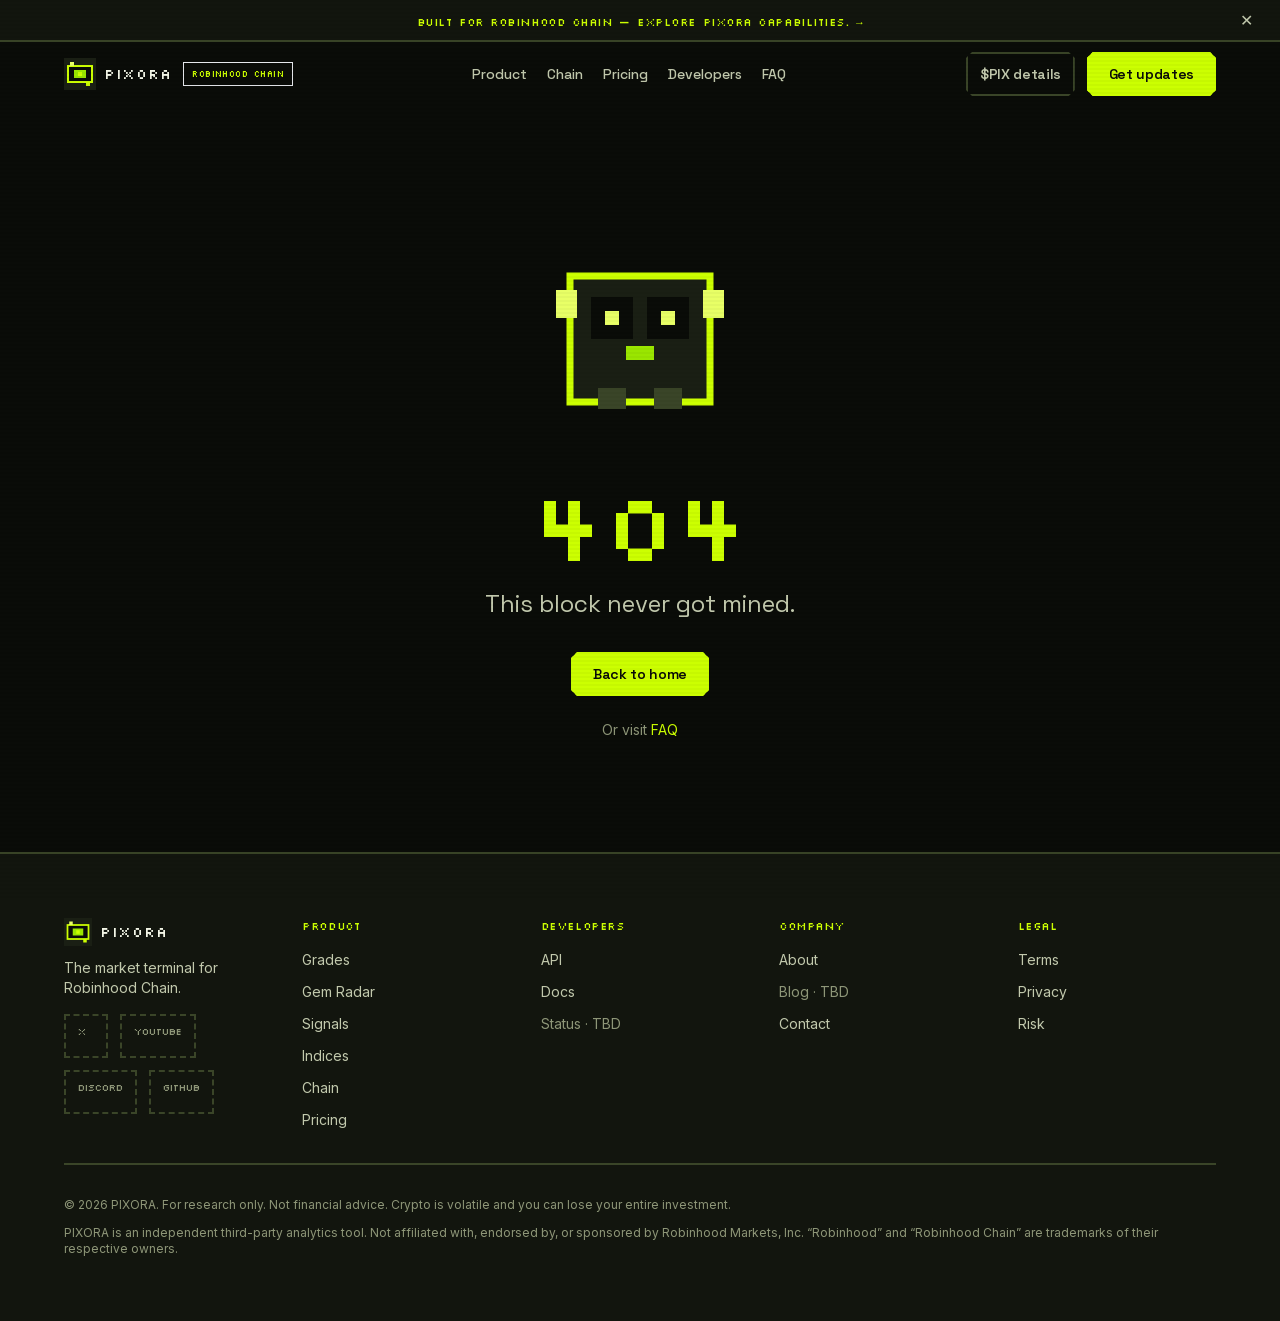
<file: 404/index.html>
<!DOCTYPE html><html lang="en"><head><meta charSet="utf-8"/><meta name="viewport" content="width=device-width, initial-scale=1"/><link rel="preload" href="/_next/static/media/36966cca54120369-s.p.woff2" as="font" crossorigin="" type="font/woff2"/><link rel="preload" href="/_next/static/media/bb3ef058b751a6ad-s.p.woff2" as="font" crossorigin="" type="font/woff2"/><link rel="preload" href="/_next/static/media/cd21efaca8026c00-s.p.woff2" as="font" crossorigin="" type="font/woff2"/><link rel="preload" href="/_next/static/media/e4af272ccee01ff0-s.p.woff2" as="font" crossorigin="" type="font/woff2"/><link rel="stylesheet" href="/_next/static/css/35cbee75a390f89a.css" data-precedence="next"/><link rel="preload" as="script" fetchPriority="low" href="/_next/static/chunks/webpack-b4691cfa1167f748.js"/><script src="/_next/static/chunks/fd9d1056-ac47f7b4a1759b90.js" async=""></script><script src="/_next/static/chunks/117-aba1c39e933ef17c.js" async=""></script><script src="/_next/static/chunks/main-app-b367c24e3bdda0e7.js" async=""></script><script src="/_next/static/chunks/137-a3e1f3eebce6c471.js" async=""></script><script src="/_next/static/chunks/648-72a559f8085f5372.js" async=""></script><script src="/_next/static/chunks/372-f726cdbb1d85a0af.js" async=""></script><script src="/_next/static/chunks/app/not-found-d607668b0bb4908e.js" async=""></script><script src="/_next/static/chunks/421-0b4ce9732d44ec09.js" async=""></script><script src="/_next/static/chunks/app/page-2056bea8f0530fa7.js" async=""></script><script src="/_next/static/chunks/app/layout-01cf47c1a07978c9.js" async=""></script><meta name="robots" content="noindex"/><meta name="theme-color" content="#0A0C08"/><title>PIXORA — AI analytics for Robinhood Chain</title><meta name="description" content="PIXORA is the market-intelligence layer for Robinhood Chain: token scores, structured alerts, and discovery tools for Robinhood Chain research. Research only — not financial advice."/><meta name="keywords" content="Robinhood Chain,Robinhood Chain analytics,Robinhood Chain tokens,crypto analytics,token scores,market intelligence,AI crypto research"/><meta name="robots" content="index, follow"/><meta property="og:title" content="PIXORA — Market intelligence for Robinhood Chain"/><meta property="og:description" content="Token scores, discovery tools, and structured alerts designed for Robinhood Chain. Research only."/><meta property="og:site_name" content="PIXORA"/><meta property="og:image" content="https://pixora.example/img/og.svg"/><meta property="og:image:width" content="1200"/><meta property="og:image:height" content="630"/><meta property="og:image:alt" content="PIXORA — Market intelligence for Robinhood Chain"/><meta property="og:type" content="website"/><meta name="twitter:card" content="summary_large_image"/><meta name="twitter:title" content="PIXORA — Market intelligence for Robinhood Chain"/><meta name="twitter:description" content="Token scores, discovery tools, and structured alerts designed for Robinhood Chain."/><meta name="twitter:image" content="https://pixora.example/img/og.svg"/><link rel="icon" href="/icons/icon.svg" type="image/svg+xml"/><link rel="apple-touch-icon" href="/icons/icon.svg"/><meta name="next-size-adjust"/><script src="/_next/static/chunks/polyfills-42372ed130431b0a.js" noModule=""></script></head><body class="__variable_0f99ce __variable_dd5b2f __variable_f367f3 __variable_3c557b font-sans"><div aria-hidden="true" class="pointer-events-none fixed inset-0 z-[70] opacity-[0.035]" style="background-image:repeating-linear-gradient(0deg, transparent, transparent 2px, rgba(0,0,0,.8) 2px, rgba(0,0,0,.8) 4px)"></div><header class="sticky top-0 z-40 border-b-2 transition-colors duration-pixel border-transparent bg-transparent"><div class="mx-auto flex h-16 max-w-container items-center justify-between gap-3 px-4 md:px-6"><div class="flex min-w-0 items-center gap-2 sm:gap-3"><a class="flex min-w-0 items-center gap-2 text-text" href="/"><svg viewBox="0 0 32 32" class="h-8 w-8 shrink-0" aria-hidden="true" fill="none" xmlns="http://www.w3.org/2000/svg"><rect width="32" height="32" fill="#1A1F14"></rect><rect x="4" y="8" width="24" height="16" fill="#0A0C08" stroke="#CCFF01" stroke-width="2"></rect><rect x="10" y="12" width="12" height="8" fill="#9AE600"></rect><rect x="14" y="14" width="4" height="4" fill="#CCFF01"></rect><rect x="6" y="4" width="4" height="4" fill="#E8FF66"></rect><rect x="22" y="24" width="4" height="4" fill="#CCFF01"></rect></svg><span class="font-pixel text-sm tracking-wider">PIXORA</span></a><span class="hidden max-w-[9.5rem] truncate border border-secondary/50 bg-secondary/10 px-2 py-1 font-pixel text-[9px] uppercase tracking-wider text-secondary sm:inline-block md:max-w-none">Robinhood Chain</span></div><nav class="hidden items-center gap-5 xl:flex" aria-label="Primary"><a class="group relative font-heading text-sm font-medium transition-colors duration-pixel text-text-muted hover:text-text" href="/#pillars">Product<span class="absolute -bottom-1 left-0 h-0.5 bg-secondary transition-all duration-pixel w-0 group-hover:w-full"></span></a><a class="group relative font-heading text-sm font-medium transition-colors duration-pixel text-text-muted hover:text-text" href="/#chain">Chain<span class="absolute -bottom-1 left-0 h-0.5 bg-secondary transition-all duration-pixel w-0 group-hover:w-full"></span></a><a class="group relative font-heading text-sm font-medium transition-colors duration-pixel text-text-muted hover:text-text" href="/pricing/">Pricing<span class="absolute -bottom-1 left-0 h-0.5 bg-secondary transition-all duration-pixel w-0 group-hover:w-full"></span></a><a class="group relative font-heading text-sm font-medium transition-colors duration-pixel text-text-muted hover:text-text" href="/developers/">Developers<span class="absolute -bottom-1 left-0 h-0.5 bg-secondary transition-all duration-pixel w-0 group-hover:w-full"></span></a><a class="group relative font-heading text-sm font-medium transition-colors duration-pixel text-text-muted hover:text-text" href="/faq/">FAQ<span class="absolute -bottom-1 left-0 h-0.5 bg-secondary transition-all duration-pixel w-0 group-hover:w-full"></span></a></nav><div class="hidden items-center gap-3 lg:flex"><a class="inline-flex items-center justify-center gap-2 py-2.5 font-heading text-sm font-semibold tracking-tight clip-pixel transition-all duration-pixel ease-pixel active:translate-y-0.5 active:shadow-none disabled:cursor-not-allowed disabled:opacity-40 disabled:active:translate-y-0 focus-visible:outline-2 focus-visible:outline-offset-2 focus-visible:outline-secondary bg-transparent text-text-muted border-2 border-line hover:text-secondary hover:border-secondary min-h-10 px-3" href="/#token">$PIX details</a><a class="inline-flex min-h-11 items-center justify-center gap-2 px-5 py-2.5 font-heading text-sm font-semibold tracking-tight clip-pixel transition-all duration-pixel ease-pixel active:translate-y-0.5 active:shadow-none disabled:cursor-not-allowed disabled:opacity-40 disabled:active:translate-y-0 focus-visible:outline-2 focus-visible:outline-offset-2 focus-visible:outline-secondary bg-primary text-on-primary border-2 border-primary hover:bg-primary-press shadow-hard hover:shadow-hard-sm" href="/#final-cta">Get updates</a></div><button type="button" class="min-h-11 min-w-11 border-2 border-line px-3 font-pixel text-xs text-secondary lg:hidden" aria-label="Open menu" aria-expanded="false" aria-controls=":R3cq:">MENU</button></div></header><main class="min-w-0 overflow-x-hidden"><section class="py-20 md:py-28"><div class="mx-auto w-full max-w-container px-4 md:px-6 flex flex-col items-center text-center"><div class="relative h-48 w-48 md:h-56 md:w-56" aria-hidden="true"><svg viewBox="0 0 64 64" class="h-full w-full" fill="none"><rect x="12" y="16" width="40" height="36" fill="#1A1F14" stroke="#CCFF01" stroke-width="2"></rect><rect x="18" y="22" width="12" height="12" fill="#0A0C08"></rect><rect x="34" y="22" width="12" height="12" fill="#0A0C08"></rect><rect x="22" y="26" width="4" height="4" fill="#CCFF01"></rect><rect x="38" y="26" width="4" height="4" fill="#CCFF01"></rect><rect x="28" y="36" width="8" height="4" fill="#9AE600"></rect><rect x="8" y="20" width="6" height="8" fill="#E8FF66"></rect><rect x="50" y="20" width="6" height="8" fill="#E8FF66"></rect><rect x="22" y="26" width="4" height="4" fill="#E8FF66"></rect><rect x="38" y="26" width="4" height="4" fill="#E8FF66"></rect><rect x="20" y="48" width="8" height="6" fill="#3A4528"></rect><rect x="36" y="48" width="8" height="6" fill="#3A4528"></rect></svg></div><p class="mt-8 font-pixel text-6xl text-secondary md:text-8xl">404</p><p class="mt-4 font-heading text-xl text-text-muted md:text-2xl">This block never got mined.</p><div class="mt-8"><a class="inline-flex min-h-11 items-center justify-center gap-2 px-5 py-2.5 font-heading text-sm font-semibold tracking-tight clip-pixel transition-all duration-pixel ease-pixel active:translate-y-0.5 active:shadow-none disabled:cursor-not-allowed disabled:opacity-40 disabled:active:translate-y-0 focus-visible:outline-2 focus-visible:outline-offset-2 focus-visible:outline-secondary bg-primary text-on-primary border-2 border-primary hover:bg-primary-press shadow-hard hover:shadow-hard-sm" href="/">Back to home</a></div><p class="mt-6 text-sm text-text-dim">Or visit<!-- --> <a class="text-secondary hover:text-primary" href="/faq/">FAQ</a></p></div></section></main><footer class="border-t-2 border-line bg-surface py-12 md:py-16"><div class="mx-auto w-full max-w-container px-4 md:px-6"><div class="grid grid-cols-2 gap-10 md:grid-cols-3 lg:grid-cols-5"><div class="col-span-2 md:col-span-3 lg:col-span-1"><a class="mb-3 flex items-center gap-2" href="/"><svg viewBox="0 0 32 32" class="h-7 w-7" aria-hidden="true" fill="none" xmlns="http://www.w3.org/2000/svg"><rect width="32" height="32" fill="#1A1F14"></rect><rect x="4" y="8" width="24" height="16" fill="#0A0C08" stroke="#CCFF01" stroke-width="2"></rect><rect x="10" y="12" width="12" height="8" fill="#9AE600"></rect><rect x="14" y="14" width="4" height="4" fill="#CCFF01"></rect><rect x="6" y="4" width="4" height="4" fill="#E8FF66"></rect><rect x="22" y="24" width="4" height="4" fill="#CCFF01"></rect></svg><span class="font-pixel text-sm tracking-wider text-text">PIXORA</span></a><p class="mb-4 text-sm text-text-muted">The market terminal for Robinhood Chain.</p><div class="flex flex-wrap gap-3"><span class="min-h-11 min-w-11 border-2 border-dashed border-line px-3 py-2 font-pixel text-[10px] uppercase text-text-dim" title="Link TBD">X</span><span class="min-h-11 min-w-11 border-2 border-dashed border-line px-3 py-2 font-pixel text-[10px] uppercase text-text-dim" title="Link TBD">YouTube</span><span class="min-h-11 min-w-11 border-2 border-dashed border-line px-3 py-2 font-pixel text-[10px] uppercase text-text-dim" title="Link TBD">Discord</span><span class="min-h-11 min-w-11 border-2 border-dashed border-line px-3 py-2 font-pixel text-[10px] uppercase text-text-dim" title="Link TBD">GitHub</span></div></div><div><h3 class="mb-3 font-pixel text-[11px] uppercase tracking-wider text-secondary">Product</h3><ul class="space-y-2"><li><a class="text-sm text-text-muted hover:text-text" href="/#dual-grade">Grades</a></li><li><a class="text-sm text-text-muted hover:text-text" href="/#gem-radar">Gem Radar</a></li><li><a class="text-sm text-text-muted hover:text-text" href="/#signals">Signals</a></li><li><a class="text-sm text-text-muted hover:text-text" href="/#indices">Indices</a></li><li><a class="text-sm text-text-muted hover:text-text" href="/#chain">Chain</a></li><li><a class="text-sm text-text-muted hover:text-text" href="/pricing/">Pricing</a></li></ul></div><div><h3 class="mb-3 font-pixel text-[11px] uppercase tracking-wider text-secondary">Developers</h3><ul class="space-y-2"><li><a class="text-sm text-text-muted hover:text-text" href="/developers/">API</a></li><li><a class="text-sm text-text-muted hover:text-text" href="/developers/docs/">Docs</a></li><li><span class="text-sm text-text-dim">Status<!-- --> · TBD</span></li></ul></div><div><h3 class="mb-3 font-pixel text-[11px] uppercase tracking-wider text-secondary">Company</h3><ul class="space-y-2"><li><a class="text-sm text-text-muted hover:text-text" href="/about/">About</a></li><li><span class="text-sm text-text-dim">Blog<!-- --> · TBD</span></li><li><a class="text-sm text-text-muted hover:text-text" href="/#final-cta">Contact</a></li></ul></div><div><h3 class="mb-3 font-pixel text-[11px] uppercase tracking-wider text-secondary">Legal</h3><ul class="space-y-2"><li><a class="text-sm text-text-muted hover:text-text" href="/legal/terms/">Terms</a></li><li><a class="text-sm text-text-muted hover:text-text" href="/legal/privacy/">Privacy</a></li><li><a class="text-sm text-text-muted hover:text-text" href="/legal/risk/">Risk</a></li></ul></div></div><div class="h-0.5 w-full bg-line my-8" role="separator" aria-hidden="true"></div><p class="text-xs text-text-dim">© 2026 PIXORA. For research only. Not financial advice. Crypto is volatile and you can lose your entire investment.</p><p class="mt-3 text-xs text-text-dim">PIXORA is an independent third-party analytics tool. Not affiliated with, endorsed by, or sponsored by Robinhood Markets, Inc. “Robinhood” and “Robinhood Chain” are trademarks of their respective owners.</p></div></footer><div class="pointer-events-none fixed bottom-4 right-4 z-[60] flex flex-col gap-2" aria-live="polite"></div><script src="/_next/static/chunks/webpack-b4691cfa1167f748.js" async=""></script><script>(self.__next_f=self.__next_f||[]).push([0]);self.__next_f.push([2,null])</script><script>self.__next_f.push([1,"1:HL[\"/_next/static/media/36966cca54120369-s.p.woff2\",\"font\",{\"crossOrigin\":\"\",\"type\":\"font/woff2\"}]\n2:HL[\"/_next/static/media/bb3ef058b751a6ad-s.p.woff2\",\"font\",{\"crossOrigin\":\"\",\"type\":\"font/woff2\"}]\n3:HL[\"/_next/static/media/cd21efaca8026c00-s.p.woff2\",\"font\",{\"crossOrigin\":\"\",\"type\":\"font/woff2\"}]\n4:HL[\"/_next/static/media/e4af272ccee01ff0-s.p.woff2\",\"font\",{\"crossOrigin\":\"\",\"type\":\"font/woff2\"}]\n5:HL[\"/_next/static/css/35cbee75a390f89a.css\",\"style\"]\n"])</script><script>self.__next_f.push([1,"6:I[2846,[],\"\"]\n8:I[5990,[\"137\",\"static/chunks/137-a3e1f3eebce6c471.js\",\"648\",\"static/chunks/648-72a559f8085f5372.js\",\"372\",\"static/chunks/372-f726cdbb1d85a0af.js\",\"160\",\"static/chunks/app/not-found-d607668b0bb4908e.js\"],\"Mascot\"]\n9:I[6908,[\"137\",\"static/chunks/137-a3e1f3eebce6c471.js\",\"648\",\"static/chunks/648-72a559f8085f5372.js\",\"372\",\"static/chunks/372-f726cdbb1d85a0af.js\",\"421\",\"static/chunks/421-0b4ce9732d44ec09.js\",\"931\",\"static/chunks/app/page-2056bea8f0530fa7.js\"],\"PixelButton\"]\na:I[2972,[\"137\",\"static/chunks/137-a3e1f3eebce6c471.js\",\"648\",\"static/chunks/648-72a559f8085f5372.js\",\"372\",\"static/chunks/372-f726cdbb1d85a0af.js\",\"421\",\"static/chunks/421-0b4ce9732d44ec09.js\",\"931\",\"static/chunks/app/page-2056bea8f0530fa7.js\"],\"\"]\nb:I[4707,[],\"\"]\nc:I[6423,[],\"\"]\nd:I[5505,[\"137\",\"static/chunks/137-a3e1f3eebce6c471.js\",\"648\",\"static/chunks/648-72a559f8085f5372.js\",\"185\",\"static/chunks/app/layout-01cf47c1a07978c9.js\"],\"ToastProvider\"]\ne:I[4822,[\"137\",\"static/chunks/137-a3e1f3eebce6c471.js\",\"648\",\"static/chunks/648-72a559f8085f5372.js\",\"185\",\"static/chunks/app/layout-01cf47c1a07978c9.js\"],\"ScanlineOverlay\"]\nf:I[1106,[\"137\",\"static/chunks/137-a3e1f3eebce6c471.js\",\"648\",\"static/chunks/648-72a559f8085f5372.js\",\"185\",\"static/chunks/app/layout-01cf47c1a07978c9.js\"],\"AnnouncementBar\"]\n10:I[3689,[\"137\",\"static/chunks/137-a3e1f3eebce6c471.js\",\"648\",\"static/chunks/648-72a559f8085f5372.js\",\"185\",\"static/chunks/app/layout-01cf47c1a07978c9.js\"],\"Navbar\"]\n12:I[1060,[],\"\"]\n13:[]\n"])</script><script>self.__next_f.push([1,"0:[\"$\",\"$L6\",null,{\"buildId\":\"k33h1KVcFuXXmWMqxDwQR\",\"assetPrefix\":\"\",\"urlParts\":[\"\",\"_not-found\",\"\"],\"initialTree\":[\"\",{\"children\":[\"/_not-found\",{\"children\":[\"__PAGE__\",{}]}]},\"$undefined\",\"$undefined\",true],\"initialSeedData\":[\"\",{\"children\":[\"/_not-found\",{\"children\":[\"__PAGE__\",{},[[\"$L7\",[\"$\",\"section\",null,{\"className\":\"py-20 md:py-28\",\"children\":[\"$\",\"div\",null,{\"className\":\"mx-auto w-full max-w-container px-4 md:px-6 flex flex-col items-center text-center\",\"children\":[[\"$\",\"$L8\",null,{\"size\":\"lg\",\"expression\":\"surprise\"}],[\"$\",\"p\",null,{\"className\":\"mt-8 font-pixel text-6xl text-secondary md:text-8xl\",\"children\":\"404\"}],[\"$\",\"p\",null,{\"className\":\"mt-4 font-heading text-xl text-text-muted md:text-2xl\",\"children\":\"This block never got mined.\"}],[\"$\",\"div\",null,{\"className\":\"mt-8\",\"children\":[\"$\",\"$L9\",null,{\"href\":\"/\",\"children\":\"Back to home\"}]}],[\"$\",\"p\",null,{\"className\":\"mt-6 text-sm text-text-dim\",\"children\":[\"Or visit\",\" \",[\"$\",\"$La\",null,{\"href\":\"/faq\",\"className\":\"text-secondary hover:text-primary\",\"children\":\"FAQ\"}]]}]]}]}],null],null],null]},[null,[\"$\",\"$Lb\",null,{\"parallelRouterKey\":\"children\",\"segmentPath\":[\"children\",\"/_not-found\",\"children\"],\"error\":\"$undefined\",\"errorStyles\":\"$undefined\",\"errorScripts\":\"$undefined\",\"template\":[\"$\",\"$Lc\",null,{}],\"templateStyles\":\"$undefined\",\"templateScripts\":\"$undefined\",\"notFound\":\"$undefined\",\"notFoundStyles\":\"$undefined\"}]],null]},[[[[\"$\",\"link\",\"0\",{\"rel\":\"stylesheet\",\"href\":\"/_next/static/css/35cbee75a390f89a.css\",\"precedence\":\"next\",\"crossOrigin\":\"$undefined\"}]],[\"$\",\"html\",null,{\"lang\":\"en\",\"children\":[\"$\",\"body\",null,{\"className\":\"__variable_0f99ce __variable_dd5b2f __variable_f367f3 __variable_3c557b font-sans\",\"children\":[\"$\",\"$Ld\",null,{\"children\":[[\"$\",\"$Le\",null,{}],[\"$\",\"$Lf\",null,{}],[\"$\",\"$L10\",null,{}],[\"$\",\"main\",null,{\"className\":\"min-w-0 overflow-x-hidden\",\"children\":[\"$\",\"$Lb\",null,{\"parallelRouterKey\":\"children\",\"segmentPath\":[\"children\"],\"error\":\"$undefined\",\"errorStyles\":\"$undefined\",\"errorScripts\":\"$undefined\",\"template\":[\"$\",\"$Lc\",null,{}],\"templateStyles\":\"$undefined\",\"templateScripts\":\"$undefined\",\"notFound\":[\"$\",\"section\",null,{\"className\":\"py-20 md:py-28\",\"children\":[\"$\",\"div\",null,{\"className\":\"mx-auto w-full max-w-container px-4 md:px-6 flex flex-col items-center text-center\",\"children\":[[\"$\",\"$L8\",null,{\"size\":\"lg\",\"expression\":\"surprise\"}],[\"$\",\"p\",null,{\"className\":\"mt-8 font-pixel text-6xl text-secondary md:text-8xl\",\"children\":\"404\"}],[\"$\",\"p\",null,{\"className\":\"mt-4 font-heading text-xl text-text-muted md:text-2xl\",\"children\":\"This block never got mined.\"}],[\"$\",\"div\",null,{\"className\":\"mt-8\",\"children\":[\"$\",\"$L9\",null,{\"href\":\"/\",\"children\":\"Back to home\"}]}],[\"$\",\"p\",null,{\"className\":\"mt-6 text-sm text-text-dim\",\"children\":[\"Or visit\",\" \",[\"$\",\"$La\",null,{\"href\":\"/faq\",\"className\":\"text-secondary hover:text-primary\",\"children\":\"FAQ\"}]]}]]}]}],\"notFoundStyles\":[]}]}],[\"$\",\"footer\",null,{\"className\":\"border-t-2 border-line bg-surface py-12 md:py-16\",\"children\":[\"$\",\"div\",null,{\"className\":\"mx-auto w-full max-w-container px-4 md:px-6\",\"children\":[[\"$\",\"div\",null,{\"className\":\"grid grid-cols-2 gap-10 md:grid-cols-3 lg:grid-cols-5\",\"children\":[[\"$\",\"div\",null,{\"className\":\"col-span-2 md:col-span-3 lg:col-span-1\",\"children\":[[\"$\",\"$La\",null,{\"href\":\"/\",\"className\":\"mb-3 flex items-center gap-2\",\"children\":[[\"$\",\"svg\",null,{\"viewBox\":\"0 0 32 32\",\"className\":\"h-7 w-7\",\"aria-hidden\":true,\"fill\":\"none\",\"xmlns\":\"http://www.w3.org/2000/svg\",\"children\":[[\"$\",\"rect\",null,{\"width\":\"32\",\"height\":\"32\",\"fill\":\"#1A1F14\"}],[\"$\",\"rect\",null,{\"x\":\"4\",\"y\":\"8\",\"width\":\"24\",\"height\":\"16\",\"fill\":\"#0A0C08\",\"stroke\":\"#CCFF01\",\"strokeWidth\":\"2\"}],[\"$\",\"rect\",null,{\"x\":\"10\",\"y\":\"12\",\"width\":\"12\",\"height\":\"8\",\"fill\":\"#9AE600\"}],[\"$\",\"rect\",null,{\"x\":\"14\",\"y\":\"14\",\"width\":\"4\",\"height\":\"4\",\"fill\":\"#CCFF01\"}],[\"$\",\"rect\",null,{\"x\":\"6\",\"y\":\"4\",\"width\":\"4\",\"height\":\"4\",\"fill\":\"#E8FF66\"}],[\"$\",\"rect\",null,{\"x\":\"22\",\"y\":\"24\",\"width\":\"4\",\"height\":\"4\",\"fill\":\"#CCFF01\"}]]}],[\"$\",\"span\",null,{\"className\":\"font-pixel text-sm tracking-wider text-text\",\"children\":\"PIXORA\"}]]}],[\"$\",\"p\",null,{\"className\":\"mb-4 text-sm text-text-muted\",\"children\":\"The market terminal for Robinhood Chain.\"}],[\"$\",\"div\",null,{\"className\":\"flex flex-wrap gap-3\",\"children\":[[\"$\",\"span\",\"X\",{\"className\":\"min-h-11 min-w-11 border-2 border-dashed border-line px-3 py-2 font-pixel text-[10px] uppercase text-text-dim\",\"title\":\"Link TBD\",\"children\":\"X\"}],[\"$\",\"span\",\"YouTube\",{\"className\":\"min-h-11 min-w-11 border-2 border-dashed border-line px-3 py-2 font-pixel text-[10px] uppercase text-text-dim\",\"title\":\"Link TBD\",\"children\":\"YouTube\"}],[\"$\",\"span\",\"Discord\",{\"className\":\"min-h-11 min-w-11 border-2 border-dashed border-line px-3 py-2 font-pixel text-[10px] uppercase text-text-dim\",\"title\":\"Link TBD\",\"children\":\"Discord\"}],[\"$\",\"span\",\"GitHub\",{\"className\":\"min-h-11 min-w-11 border-2 border-dashed border-line px-3 py-2 font-pixel text-[10px] uppercase text-text-dim\",\"title\":\"Link TBD\",\"children\":\"GitHub\"}]]}]]}],[[\"$\",\"div\",\"Product\",{\"children\":[[\"$\",\"h3\",null,{\"className\":\"mb-3 font-pixel text-[11px] uppercase tracking-wider text-secondary\",\"children\":\"Product\"}],[\"$\",\"ul\",null,{\"className\":\"space-y-2\",\"children\":[[\"$\",\"li\",\"Grades\",{\"children\":[\"$\",\"$La\",null,{\"href\":\"/#dual-grade\",\"className\":\"text-sm text-text-muted hover:text-text\",\"children\":\"Grades\"}]}],[\"$\",\"li\",\"Gem Radar\",{\"children\":[\"$\",\"$La\",null,{\"href\":\"/#gem-radar\",\"className\":\"text-sm text-text-muted hover:text-text\",\"children\":\"Gem Radar\"}]}],[\"$\",\"li\",\"Signals\",{\"children\":[\"$\",\"$La\",null,{\"href\":\"/#signals\",\"className\":\"text-sm text-text-muted hover:text-text\",\"children\":\"Signals\"}]}],[\"$\",\"li\",\"Indices\",{\"children\":[\"$\",\"$La\",null,{\"href\":\"/#indices\",\"className\":\"text-sm text-text-muted hover:text-text\",\"children\":\"Indices\"}]}],[\"$\",\"li\",\"Chain\",{\"children\":[\"$\",\"$La\",null,{\"href\":\"/#chain\",\"className\":\"text-sm text-text-muted hover:text-text\",\"children\":\"Chain\"}]}],[\"$\",\"li\",\"Pricing\",{\"children\":[\"$\",\"$La\",null,{\"href\":\"/pricing\",\"className\":\"text-sm text-text-muted hover:text-text\",\"children\":\"Pricing\"}]}]]}]]}],[\"$\",\"div\",\"Developers\",{\"children\":[[\"$\",\"h3\",null,{\"className\":\"mb-3 font-pixel text-[11px] uppercase tracking-wider text-secondary\",\"children\":\"Developers\"}],[\"$\",\"ul\",null,{\"className\":\"space-y-2\",\"children\":[[\"$\",\"li\",\"API\",{\"children\":[\"$\",\"$La\",null,{\"href\":\"/developers\",\"className\":\"text-sm text-text-muted hover:text-text\",\"children\":\"API\"}]}],[\"$\",\"li\",\"Docs\",{\"children\":[\"$\",\"$La\",null,{\"href\":\"/developers/docs\",\"className\":\"text-sm text-text-muted hover:text-text\",\"children\":\"Docs\"}]}],[\"$\",\"li\",\"Status\",{\"children\":[\"$\",\"span\",null,{\"className\":\"text-sm text-text-dim\",\"children\":[\"Status\",\" · TBD\"]}]}]]}]]}],[\"$\",\"div\",\"Company\",{\"children\":[[\"$\",\"h3\",null,{\"className\":\"mb-3 font-pixel text-[11px] uppercase tracking-wider text-secondary\",\"children\":\"Company\"}],[\"$\",\"ul\",null,{\"className\":\"space-y-2\",\"children\":[[\"$\",\"li\",\"About\",{\"children\":[\"$\",\"$La\",null,{\"href\":\"/about\",\"className\":\"text-sm text-text-muted hover:text-text\",\"children\":\"About\"}]}],[\"$\",\"li\",\"Blog\",{\"children\":[\"$\",\"span\",null,{\"className\":\"text-sm text-text-dim\",\"children\":[\"Blog\",\" · TBD\"]}]}],[\"$\",\"li\",\"Contact\",{\"children\":[\"$\",\"$La\",null,{\"href\":\"/#final-cta\",\"className\":\"text-sm text-text-muted hover:text-text\",\"children\":\"Contact\"}]}]]}]]}],[\"$\",\"div\",\"Legal\",{\"children\":[[\"$\",\"h3\",null,{\"className\":\"mb-3 font-pixel text-[11px] uppercase tracking-wider text-secondary\",\"children\":\"Legal\"}],[\"$\",\"ul\",null,{\"className\":\"space-y-2\",\"children\":[[\"$\",\"li\",\"Terms\",{\"children\":[\"$\",\"$La\",null,{\"href\":\"/legal/terms\",\"className\":\"text-sm text-text-muted hover:text-text\",\"children\":\"Terms\"}]}],[\"$\",\"li\",\"Privacy\",{\"children\":[\"$\",\"$La\",null,{\"href\":\"/legal/privacy\",\"className\":\"text-sm text-text-muted hover:text-text\",\"children\":\"Privacy\"}]}],[\"$\",\"li\",\"Risk\",{\"children\":[\"$\",\"$La\",null,{\"href\":\"/legal/risk\",\"className\":\"text-sm text-text-muted hover:text-text\",\"children\":\"Risk\"}]}]]}]]}]]]}],[\"$\",\"div\",null,{\"className\":\"h-0.5 w-full bg-line my-8\",\"role\":\"separator\",\"aria-hidden\":true}],[\"$\",\"p\",null,{\"className\":\"text-xs text-text-dim\",\"children\":\"© 2026 PIXORA. For research only. Not financial advice. Crypto is volatile and you can lose your entire investment.\"}],[\"$\",\"p\",null,{\"className\":\"mt-3 text-xs text-text-dim\",\"children\":\"PIXORA is an independent third-party analytics tool. Not affiliated with, endorsed by, or sponsored by Robinhood Markets, Inc. “Robinhood” and “Robinhood Chain” are trademarks of their respective owners.\"}]]}]}]]}]}]}]],null],null],\"couldBeIntercepted\":false,\"initialHead\":[[\"$\",\"meta\",null,{\"name\":\"robots\",\"content\":\"noindex\"}],\"$L11\"],\"globalErrorComponent\":\"$12\",\"missingSlots\":\"$W13\"}]\n"])</script><script>self.__next_f.push([1,"11:[[\"$\",\"meta\",\"0\",{\"name\":\"viewport\",\"content\":\"width=device-width, initial-scale=1\"}],[\"$\",\"meta\",\"1\",{\"name\":\"theme-color\",\"content\":\"#0A0C08\"}],[\"$\",\"meta\",\"2\",{\"charSet\":\"utf-8\"}],[\"$\",\"title\",\"3\",{\"children\":\"PIXORA — AI analytics for Robinhood Chain\"}],[\"$\",\"meta\",\"4\",{\"name\":\"description\",\"content\":\"PIXORA is the market-intelligence layer for Robinhood Chain: token scores, structured alerts, and discovery tools for Robinhood Chain research. Research only — not financial advice.\"}],[\"$\",\"meta\",\"5\",{\"name\":\"keywords\",\"content\":\"Robinhood Chain,Robinhood Chain analytics,Robinhood Chain tokens,crypto analytics,token scores,market intelligence,AI crypto research\"}],[\"$\",\"meta\",\"6\",{\"name\":\"robots\",\"content\":\"index, follow\"}],[\"$\",\"meta\",\"7\",{\"property\":\"og:title\",\"content\":\"PIXORA — Market intelligence for Robinhood Chain\"}],[\"$\",\"meta\",\"8\",{\"property\":\"og:description\",\"content\":\"Token scores, discovery tools, and structured alerts designed for Robinhood Chain. Research only.\"}],[\"$\",\"meta\",\"9\",{\"property\":\"og:site_name\",\"content\":\"PIXORA\"}],[\"$\",\"meta\",\"10\",{\"property\":\"og:image\",\"content\":\"https://pixora.example/img/og.svg\"}],[\"$\",\"meta\",\"11\",{\"property\":\"og:image:width\",\"content\":\"1200\"}],[\"$\",\"meta\",\"12\",{\"property\":\"og:image:height\",\"content\":\"630\"}],[\"$\",\"meta\",\"13\",{\"property\":\"og:image:alt\",\"content\":\"PIXORA — Market intelligence for Robinhood Chain\"}],[\"$\",\"meta\",\"14\",{\"property\":\"og:type\",\"content\":\"website\"}],[\"$\",\"meta\",\"15\",{\"name\":\"twitter:card\",\"content\":\"summary_large_image\"}],[\"$\",\"meta\",\"16\",{\"name\":\"twitter:title\",\"content\":\"PIXORA — Market intelligence for Robinhood Chain\"}],[\"$\",\"meta\",\"17\",{\"name\":\"twitter:description\",\"content\":\"Token scores, discovery tools, and structured alerts designed for Robinhood Chain.\"}],[\"$\",\"meta\",\"18\",{\"name\":\"twitter:image\",\"content\":\"https://pixora.example/img/og.svg\"}],[\"$\",\"link\",\"19\",{\"rel\":\"icon\",\"href\":\"/icons/icon.svg\",\"type\":\"image/svg+xml\"}],[\"$\",\"link\",\"20\",{\"rel\":\"apple-touch-icon\",\"href\":\"/icons/icon.svg\"}],[\"$\",\"meta\",\"21\",{\"name\":\"next-size-adjust\"}]]\n"])</script><script>self.__next_f.push([1,"7:null\n"])</script></body></html>
</file>
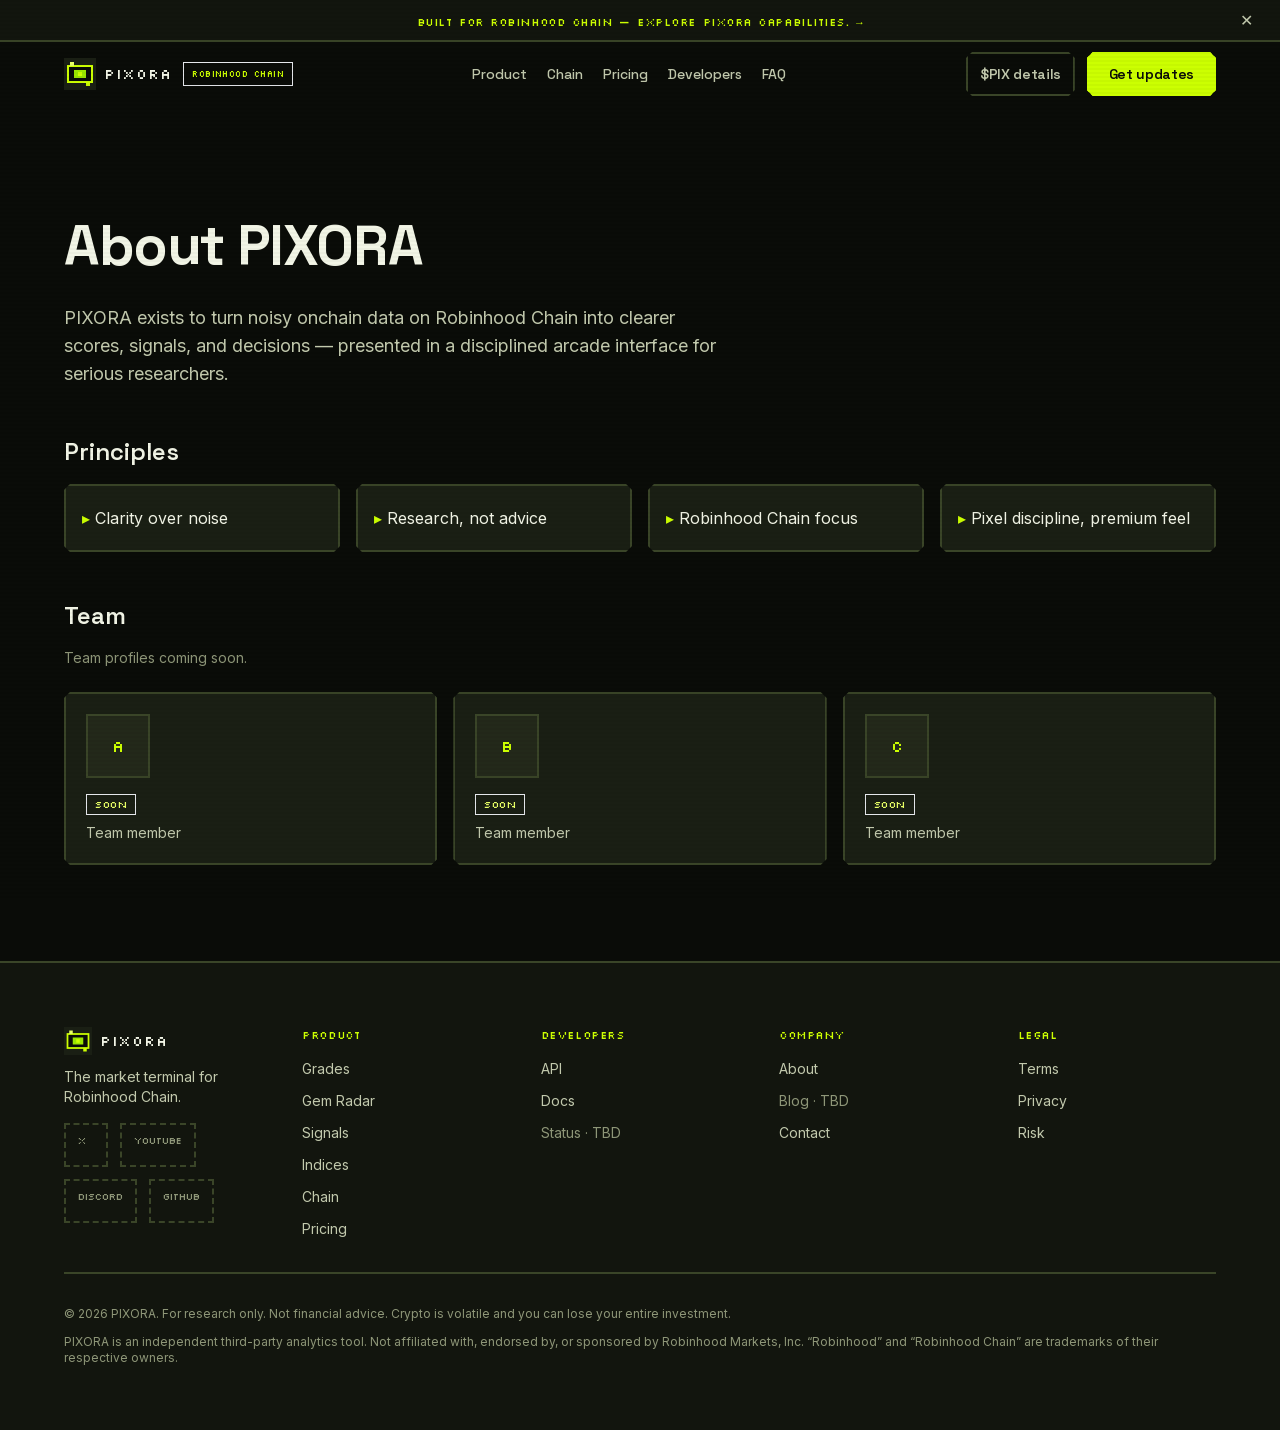
<file: about/index.html>
<!DOCTYPE html><html lang="en"><head><meta charSet="utf-8"/><meta name="viewport" content="width=device-width, initial-scale=1"/><link rel="preload" href="/_next/static/media/36966cca54120369-s.p.woff2" as="font" crossorigin="" type="font/woff2"/><link rel="preload" href="/_next/static/media/bb3ef058b751a6ad-s.p.woff2" as="font" crossorigin="" type="font/woff2"/><link rel="preload" href="/_next/static/media/cd21efaca8026c00-s.p.woff2" as="font" crossorigin="" type="font/woff2"/><link rel="preload" href="/_next/static/media/e4af272ccee01ff0-s.p.woff2" as="font" crossorigin="" type="font/woff2"/><link rel="stylesheet" href="/_next/static/css/35cbee75a390f89a.css" data-precedence="next"/><link rel="preload" as="script" fetchPriority="low" href="/_next/static/chunks/webpack-b4691cfa1167f748.js"/><script src="/_next/static/chunks/fd9d1056-ac47f7b4a1759b90.js" async=""></script><script src="/_next/static/chunks/117-aba1c39e933ef17c.js" async=""></script><script src="/_next/static/chunks/main-app-b367c24e3bdda0e7.js" async=""></script><script src="/_next/static/chunks/137-a3e1f3eebce6c471.js" async=""></script><script src="/_next/static/chunks/648-72a559f8085f5372.js" async=""></script><script src="/_next/static/chunks/app/layout-01cf47c1a07978c9.js" async=""></script><script src="/_next/static/chunks/372-f726cdbb1d85a0af.js" async=""></script><script src="/_next/static/chunks/app/not-found-d607668b0bb4908e.js" async=""></script><script src="/_next/static/chunks/421-0b4ce9732d44ec09.js" async=""></script><script src="/_next/static/chunks/app/page-2056bea8f0530fa7.js" async=""></script><meta name="theme-color" content="#0A0C08"/><title>About · PIXORA</title><meta name="description" content="About PIXORA — market intelligence designed for Robinhood Chain, presented in a disciplined arcade interface."/><meta name="keywords" content="Robinhood Chain,Robinhood Chain analytics,Robinhood Chain tokens,crypto analytics,token scores,market intelligence,AI crypto research"/><meta name="robots" content="index, follow"/><meta property="og:title" content="PIXORA — Market intelligence for Robinhood Chain"/><meta property="og:description" content="Token scores, discovery tools, and structured alerts designed for Robinhood Chain. Research only."/><meta property="og:site_name" content="PIXORA"/><meta property="og:image" content="https://pixora.example/img/og.svg"/><meta property="og:image:width" content="1200"/><meta property="og:image:height" content="630"/><meta property="og:image:alt" content="PIXORA — Market intelligence for Robinhood Chain"/><meta property="og:type" content="website"/><meta name="twitter:card" content="summary_large_image"/><meta name="twitter:title" content="PIXORA — Market intelligence for Robinhood Chain"/><meta name="twitter:description" content="Token scores, discovery tools, and structured alerts designed for Robinhood Chain."/><meta name="twitter:image" content="https://pixora.example/img/og.svg"/><link rel="icon" href="/icons/icon.svg" type="image/svg+xml"/><link rel="apple-touch-icon" href="/icons/icon.svg"/><meta name="next-size-adjust"/><script src="/_next/static/chunks/polyfills-42372ed130431b0a.js" noModule=""></script></head><body class="__variable_0f99ce __variable_dd5b2f __variable_f367f3 __variable_3c557b font-sans"><div aria-hidden="true" class="pointer-events-none fixed inset-0 z-[70] opacity-[0.035]" style="background-image:repeating-linear-gradient(0deg, transparent, transparent 2px, rgba(0,0,0,.8) 2px, rgba(0,0,0,.8) 4px)"></div><header class="sticky top-0 z-40 border-b-2 transition-colors duration-pixel border-transparent bg-transparent"><div class="mx-auto flex h-16 max-w-container items-center justify-between gap-3 px-4 md:px-6"><div class="flex min-w-0 items-center gap-2 sm:gap-3"><a class="flex min-w-0 items-center gap-2 text-text" href="/"><svg viewBox="0 0 32 32" class="h-8 w-8 shrink-0" aria-hidden="true" fill="none" xmlns="http://www.w3.org/2000/svg"><rect width="32" height="32" fill="#1A1F14"></rect><rect x="4" y="8" width="24" height="16" fill="#0A0C08" stroke="#CCFF01" stroke-width="2"></rect><rect x="10" y="12" width="12" height="8" fill="#9AE600"></rect><rect x="14" y="14" width="4" height="4" fill="#CCFF01"></rect><rect x="6" y="4" width="4" height="4" fill="#E8FF66"></rect><rect x="22" y="24" width="4" height="4" fill="#CCFF01"></rect></svg><span class="font-pixel text-sm tracking-wider">PIXORA</span></a><span class="hidden max-w-[9.5rem] truncate border border-secondary/50 bg-secondary/10 px-2 py-1 font-pixel text-[9px] uppercase tracking-wider text-secondary sm:inline-block md:max-w-none">Robinhood Chain</span></div><nav class="hidden items-center gap-5 xl:flex" aria-label="Primary"><a class="group relative font-heading text-sm font-medium transition-colors duration-pixel text-text-muted hover:text-text" href="/#pillars">Product<span class="absolute -bottom-1 left-0 h-0.5 bg-secondary transition-all duration-pixel w-0 group-hover:w-full"></span></a><a class="group relative font-heading text-sm font-medium transition-colors duration-pixel text-text-muted hover:text-text" href="/#chain">Chain<span class="absolute -bottom-1 left-0 h-0.5 bg-secondary transition-all duration-pixel w-0 group-hover:w-full"></span></a><a class="group relative font-heading text-sm font-medium transition-colors duration-pixel text-text-muted hover:text-text" href="/pricing/">Pricing<span class="absolute -bottom-1 left-0 h-0.5 bg-secondary transition-all duration-pixel w-0 group-hover:w-full"></span></a><a class="group relative font-heading text-sm font-medium transition-colors duration-pixel text-text-muted hover:text-text" href="/developers/">Developers<span class="absolute -bottom-1 left-0 h-0.5 bg-secondary transition-all duration-pixel w-0 group-hover:w-full"></span></a><a class="group relative font-heading text-sm font-medium transition-colors duration-pixel text-text-muted hover:text-text" href="/faq/">FAQ<span class="absolute -bottom-1 left-0 h-0.5 bg-secondary transition-all duration-pixel w-0 group-hover:w-full"></span></a></nav><div class="hidden items-center gap-3 lg:flex"><a class="inline-flex items-center justify-center gap-2 py-2.5 font-heading text-sm font-semibold tracking-tight clip-pixel transition-all duration-pixel ease-pixel active:translate-y-0.5 active:shadow-none disabled:cursor-not-allowed disabled:opacity-40 disabled:active:translate-y-0 focus-visible:outline-2 focus-visible:outline-offset-2 focus-visible:outline-secondary bg-transparent text-text-muted border-2 border-line hover:text-secondary hover:border-secondary min-h-10 px-3" href="/#token">$PIX details</a><a class="inline-flex min-h-11 items-center justify-center gap-2 px-5 py-2.5 font-heading text-sm font-semibold tracking-tight clip-pixel transition-all duration-pixel ease-pixel active:translate-y-0.5 active:shadow-none disabled:cursor-not-allowed disabled:opacity-40 disabled:active:translate-y-0 focus-visible:outline-2 focus-visible:outline-offset-2 focus-visible:outline-secondary bg-primary text-on-primary border-2 border-primary hover:bg-primary-press shadow-hard hover:shadow-hard-sm" href="/#final-cta">Get updates</a></div><button type="button" class="min-h-11 min-w-11 border-2 border-line px-3 font-pixel text-xs text-secondary lg:hidden" aria-label="Open menu" aria-expanded="false" aria-controls=":R3cq:">MENU</button></div></header><main class="min-w-0 overflow-x-hidden"><section class="py-16 md:py-24"><div class="mx-auto w-full max-w-container px-4 md:px-6"><h1 class="font-heading text-[40px] font-bold tracking-tight md:text-[56px]">About PIXORA</h1><p class="mt-4 max-w-2xl text-lg text-text-muted">PIXORA exists to turn noisy onchain data on Robinhood Chain into clearer scores, signals, and decisions — presented in a disciplined arcade interface for serious researchers.</p><h2 class="mb-4 mt-12 font-heading text-2xl font-semibold">Principles</h2><ul class="mb-12 grid gap-4 sm:grid-cols-2 lg:grid-cols-4"><li class="border-2 border-line bg-card px-4 py-5 shadow-hard clip-pixel"><span class="text-secondary" aria-hidden="true">▸<!-- --> </span>Clarity over noise</li><li class="border-2 border-line bg-card px-4 py-5 shadow-hard clip-pixel"><span class="text-secondary" aria-hidden="true">▸<!-- --> </span>Research, not advice</li><li class="border-2 border-line bg-card px-4 py-5 shadow-hard clip-pixel"><span class="text-secondary" aria-hidden="true">▸<!-- --> </span>Robinhood Chain focus</li><li class="border-2 border-line bg-card px-4 py-5 shadow-hard clip-pixel"><span class="text-secondary" aria-hidden="true">▸<!-- --> </span>Pixel discipline, premium feel</li></ul><h2 class="mb-4 font-heading text-2xl font-semibold">Team</h2><p class="mb-6 text-sm text-text-dim">Team profiles coming soon.</p><div class="grid gap-4 sm:grid-cols-2 md:grid-cols-3"><div class="border-2 border-line bg-card p-5 shadow-hard clip-pixel"><div aria-hidden="true" class="mb-3 flex h-16 w-16 items-center justify-center border-2 border-line bg-card-2 font-pixel text-secondary">A</div><span class="inline-flex items-center px-2 py-0.5 font-pixel text-[10px] uppercase tracking-wider bg-accent/15 text-accent border border-accent/50">soon</span><p class="mt-2 text-sm text-text-muted">Team member</p></div><div class="border-2 border-line bg-card p-5 shadow-hard clip-pixel"><div aria-hidden="true" class="mb-3 flex h-16 w-16 items-center justify-center border-2 border-line bg-card-2 font-pixel text-secondary">B</div><span class="inline-flex items-center px-2 py-0.5 font-pixel text-[10px] uppercase tracking-wider bg-accent/15 text-accent border border-accent/50">soon</span><p class="mt-2 text-sm text-text-muted">Team member</p></div><div class="border-2 border-line bg-card p-5 shadow-hard clip-pixel"><div aria-hidden="true" class="mb-3 flex h-16 w-16 items-center justify-center border-2 border-line bg-card-2 font-pixel text-secondary">C</div><span class="inline-flex items-center px-2 py-0.5 font-pixel text-[10px] uppercase tracking-wider bg-accent/15 text-accent border border-accent/50">soon</span><p class="mt-2 text-sm text-text-muted">Team member</p></div></div></div></section></main><footer class="border-t-2 border-line bg-surface py-12 md:py-16"><div class="mx-auto w-full max-w-container px-4 md:px-6"><div class="grid grid-cols-2 gap-10 md:grid-cols-3 lg:grid-cols-5"><div class="col-span-2 md:col-span-3 lg:col-span-1"><a class="mb-3 flex items-center gap-2" href="/"><svg viewBox="0 0 32 32" class="h-7 w-7" aria-hidden="true" fill="none" xmlns="http://www.w3.org/2000/svg"><rect width="32" height="32" fill="#1A1F14"></rect><rect x="4" y="8" width="24" height="16" fill="#0A0C08" stroke="#CCFF01" stroke-width="2"></rect><rect x="10" y="12" width="12" height="8" fill="#9AE600"></rect><rect x="14" y="14" width="4" height="4" fill="#CCFF01"></rect><rect x="6" y="4" width="4" height="4" fill="#E8FF66"></rect><rect x="22" y="24" width="4" height="4" fill="#CCFF01"></rect></svg><span class="font-pixel text-sm tracking-wider text-text">PIXORA</span></a><p class="mb-4 text-sm text-text-muted">The market terminal for Robinhood Chain.</p><div class="flex flex-wrap gap-3"><span class="min-h-11 min-w-11 border-2 border-dashed border-line px-3 py-2 font-pixel text-[10px] uppercase text-text-dim" title="Link TBD">X</span><span class="min-h-11 min-w-11 border-2 border-dashed border-line px-3 py-2 font-pixel text-[10px] uppercase text-text-dim" title="Link TBD">YouTube</span><span class="min-h-11 min-w-11 border-2 border-dashed border-line px-3 py-2 font-pixel text-[10px] uppercase text-text-dim" title="Link TBD">Discord</span><span class="min-h-11 min-w-11 border-2 border-dashed border-line px-3 py-2 font-pixel text-[10px] uppercase text-text-dim" title="Link TBD">GitHub</span></div></div><div><h3 class="mb-3 font-pixel text-[11px] uppercase tracking-wider text-secondary">Product</h3><ul class="space-y-2"><li><a class="text-sm text-text-muted hover:text-text" href="/#dual-grade">Grades</a></li><li><a class="text-sm text-text-muted hover:text-text" href="/#gem-radar">Gem Radar</a></li><li><a class="text-sm text-text-muted hover:text-text" href="/#signals">Signals</a></li><li><a class="text-sm text-text-muted hover:text-text" href="/#indices">Indices</a></li><li><a class="text-sm text-text-muted hover:text-text" href="/#chain">Chain</a></li><li><a class="text-sm text-text-muted hover:text-text" href="/pricing/">Pricing</a></li></ul></div><div><h3 class="mb-3 font-pixel text-[11px] uppercase tracking-wider text-secondary">Developers</h3><ul class="space-y-2"><li><a class="text-sm text-text-muted hover:text-text" href="/developers/">API</a></li><li><a class="text-sm text-text-muted hover:text-text" href="/developers/docs/">Docs</a></li><li><span class="text-sm text-text-dim">Status<!-- --> · TBD</span></li></ul></div><div><h3 class="mb-3 font-pixel text-[11px] uppercase tracking-wider text-secondary">Company</h3><ul class="space-y-2"><li><a class="text-sm text-text-muted hover:text-text" href="/about/">About</a></li><li><span class="text-sm text-text-dim">Blog<!-- --> · TBD</span></li><li><a class="text-sm text-text-muted hover:text-text" href="/#final-cta">Contact</a></li></ul></div><div><h3 class="mb-3 font-pixel text-[11px] uppercase tracking-wider text-secondary">Legal</h3><ul class="space-y-2"><li><a class="text-sm text-text-muted hover:text-text" href="/legal/terms/">Terms</a></li><li><a class="text-sm text-text-muted hover:text-text" href="/legal/privacy/">Privacy</a></li><li><a class="text-sm text-text-muted hover:text-text" href="/legal/risk/">Risk</a></li></ul></div></div><div class="h-0.5 w-full bg-line my-8" role="separator" aria-hidden="true"></div><p class="text-xs text-text-dim">© 2026 PIXORA. For research only. Not financial advice. Crypto is volatile and you can lose your entire investment.</p><p class="mt-3 text-xs text-text-dim">PIXORA is an independent third-party analytics tool. Not affiliated with, endorsed by, or sponsored by Robinhood Markets, Inc. “Robinhood” and “Robinhood Chain” are trademarks of their respective owners.</p></div></footer><div class="pointer-events-none fixed bottom-4 right-4 z-[60] flex flex-col gap-2" aria-live="polite"></div><script src="/_next/static/chunks/webpack-b4691cfa1167f748.js" async=""></script><script>(self.__next_f=self.__next_f||[]).push([0]);self.__next_f.push([2,null])</script><script>self.__next_f.push([1,"1:HL[\"/_next/static/media/36966cca54120369-s.p.woff2\",\"font\",{\"crossOrigin\":\"\",\"type\":\"font/woff2\"}]\n2:HL[\"/_next/static/media/bb3ef058b751a6ad-s.p.woff2\",\"font\",{\"crossOrigin\":\"\",\"type\":\"font/woff2\"}]\n3:HL[\"/_next/static/media/cd21efaca8026c00-s.p.woff2\",\"font\",{\"crossOrigin\":\"\",\"type\":\"font/woff2\"}]\n4:HL[\"/_next/static/media/e4af272ccee01ff0-s.p.woff2\",\"font\",{\"crossOrigin\":\"\",\"type\":\"font/woff2\"}]\n5:HL[\"/_next/static/css/35cbee75a390f89a.css\",\"style\"]\n"])</script><script>self.__next_f.push([1,"6:I[2846,[],\"\"]\n8:I[4707,[],\"\"]\n9:I[6423,[],\"\"]\na:I[5505,[\"137\",\"static/chunks/137-a3e1f3eebce6c471.js\",\"648\",\"static/chunks/648-72a559f8085f5372.js\",\"185\",\"static/chunks/app/layout-01cf47c1a07978c9.js\"],\"ToastProvider\"]\nb:I[4822,[\"137\",\"static/chunks/137-a3e1f3eebce6c471.js\",\"648\",\"static/chunks/648-72a559f8085f5372.js\",\"185\",\"static/chunks/app/layout-01cf47c1a07978c9.js\"],\"ScanlineOverlay\"]\nc:I[1106,[\"137\",\"static/chunks/137-a3e1f3eebce6c471.js\",\"648\",\"static/chunks/648-72a559f8085f5372.js\",\"185\",\"static/chunks/app/layout-01cf47c1a07978c9.js\"],\"AnnouncementBar\"]\nd:I[3689,[\"137\",\"static/chunks/137-a3e1f3eebce6c471.js\",\"648\",\"static/chunks/648-72a559f8085f5372.js\",\"185\",\"static/chunks/app/layout-01cf47c1a07978c9.js\"],\"Navbar\"]\ne:I[5990,[\"137\",\"static/chunks/137-a3e1f3eebce6c471.js\",\"648\",\"static/chunks/648-72a559f8085f5372.js\",\"372\",\"static/chunks/372-f726cdbb1d85a0af.js\",\"160\",\"static/chunks/app/not-found-d607668b0bb4908e.js\"],\"Mascot\"]\nf:I[6908,[\"137\",\"static/chunks/137-a3e1f3eebce6c471.js\",\"648\",\"static/chunks/648-72a559f8085f5372.js\",\"372\",\"static/chunks/372-f726cdbb1d85a0af.js\",\"421\",\"static/chunks/421-0b4ce9732d44ec09.js\",\"931\",\"static/chunks/app/page-2056bea8f0530fa7.js\"],\"PixelButton\"]\n10:I[2972,[\"137\",\"static/chunks/137-a3e1f3eebce6c471.js\",\"648\",\"static/chunks/648-72a559f8085f5372.js\",\"372\",\"static/chunks/372-f726cdbb1d85a0af.js\",\"421\",\"static/chunks/421-0b4ce9732d44ec09.js\",\"931\",\"static/chunks/app/page-2056bea8f0530fa7.js\"],\"\"]\n12:I[1060,[],\"\"]\n13:[]\n"])</script><script>self.__next_f.push([1,"0:[\"$\",\"$L6\",null,{\"buildId\":\"k33h1KVcFuXXmWMqxDwQR\",\"assetPrefix\":\"\",\"urlParts\":[\"\",\"about\",\"\"],\"initialTree\":[\"\",{\"children\":[\"about\",{\"children\":[\"__PAGE__\",{}]}]},\"$undefined\",\"$undefined\",true],\"initialSeedData\":[\"\",{\"children\":[\"about\",{\"children\":[\"__PAGE__\",{},[[\"$L7\",[\"$\",\"section\",null,{\"className\":\"py-16 md:py-24\",\"children\":[\"$\",\"div\",null,{\"className\":\"mx-auto w-full max-w-container px-4 md:px-6\",\"children\":[[\"$\",\"h1\",null,{\"className\":\"font-heading text-[40px] font-bold tracking-tight md:text-[56px]\",\"children\":\"About PIXORA\"}],[\"$\",\"p\",null,{\"className\":\"mt-4 max-w-2xl text-lg text-text-muted\",\"children\":\"PIXORA exists to turn noisy onchain data on Robinhood Chain into clearer scores, signals, and decisions — presented in a disciplined arcade interface for serious researchers.\"}],[\"$\",\"h2\",null,{\"className\":\"mb-4 mt-12 font-heading text-2xl font-semibold\",\"children\":\"Principles\"}],[\"$\",\"ul\",null,{\"className\":\"mb-12 grid gap-4 sm:grid-cols-2 lg:grid-cols-4\",\"children\":[[\"$\",\"li\",\"Clarity over noise\",{\"className\":\"border-2 border-line bg-card px-4 py-5 shadow-hard clip-pixel\",\"children\":[[\"$\",\"span\",null,{\"className\":\"text-secondary\",\"aria-hidden\":true,\"children\":[\"▸\",\" \"]}],\"Clarity over noise\"]}],[\"$\",\"li\",\"Research, not advice\",{\"className\":\"border-2 border-line bg-card px-4 py-5 shadow-hard clip-pixel\",\"children\":[[\"$\",\"span\",null,{\"className\":\"text-secondary\",\"aria-hidden\":true,\"children\":[\"▸\",\" \"]}],\"Research, not advice\"]}],[\"$\",\"li\",\"Robinhood Chain focus\",{\"className\":\"border-2 border-line bg-card px-4 py-5 shadow-hard clip-pixel\",\"children\":[[\"$\",\"span\",null,{\"className\":\"text-secondary\",\"aria-hidden\":true,\"children\":[\"▸\",\" \"]}],\"Robinhood Chain focus\"]}],[\"$\",\"li\",\"Pixel discipline, premium feel\",{\"className\":\"border-2 border-line bg-card px-4 py-5 shadow-hard clip-pixel\",\"children\":[[\"$\",\"span\",null,{\"className\":\"text-secondary\",\"aria-hidden\":true,\"children\":[\"▸\",\" \"]}],\"Pixel discipline, premium feel\"]}]]}],[\"$\",\"h2\",null,{\"className\":\"mb-4 font-heading text-2xl font-semibold\",\"children\":\"Team\"}],[\"$\",\"p\",null,{\"className\":\"mb-6 text-sm text-text-dim\",\"children\":\"Team profiles coming soon.\"}],[\"$\",\"div\",null,{\"className\":\"grid gap-4 sm:grid-cols-2 md:grid-cols-3\",\"children\":[[\"$\",\"div\",null,{\"className\":\"border-2 border-line bg-card p-5 shadow-hard clip-pixel\",\"children\":[[\"$\",\"div\",null,{\"aria-hidden\":true,\"className\":\"mb-3 flex h-16 w-16 items-center justify-center border-2 border-line bg-card-2 font-pixel text-secondary\",\"children\":\"A\"}],[\"$\",\"span\",null,{\"className\":\"inline-flex items-center px-2 py-0.5 font-pixel text-[10px] uppercase tracking-wider bg-accent/15 text-accent border border-accent/50\",\"children\":\"soon\"}],[\"$\",\"p\",null,{\"className\":\"mt-2 text-sm text-text-muted\",\"children\":\"Team member\"}]]}],[\"$\",\"div\",null,{\"className\":\"border-2 border-line bg-card p-5 shadow-hard clip-pixel\",\"children\":[[\"$\",\"div\",null,{\"aria-hidden\":true,\"className\":\"mb-3 flex h-16 w-16 items-center justify-center border-2 border-line bg-card-2 font-pixel text-secondary\",\"children\":\"B\"}],[\"$\",\"span\",null,{\"className\":\"inline-flex items-center px-2 py-0.5 font-pixel text-[10px] uppercase tracking-wider bg-accent/15 text-accent border border-accent/50\",\"children\":\"soon\"}],[\"$\",\"p\",null,{\"className\":\"mt-2 text-sm text-text-muted\",\"children\":\"Team member\"}]]}],[\"$\",\"div\",null,{\"className\":\"border-2 border-line bg-card p-5 shadow-hard clip-pixel\",\"children\":[[\"$\",\"div\",null,{\"aria-hidden\":true,\"className\":\"mb-3 flex h-16 w-16 items-center justify-center border-2 border-line bg-card-2 font-pixel text-secondary\",\"children\":\"C\"}],[\"$\",\"span\",null,{\"className\":\"inline-flex items-center px-2 py-0.5 font-pixel text-[10px] uppercase tracking-wider bg-accent/15 text-accent border border-accent/50\",\"children\":\"soon\"}],[\"$\",\"p\",null,{\"className\":\"mt-2 text-sm text-text-muted\",\"children\":\"Team member\"}]]}]]}]]}]}],null],null],null]},[null,[\"$\",\"$L8\",null,{\"parallelRouterKey\":\"children\",\"segmentPath\":[\"children\",\"about\",\"children\"],\"error\":\"$undefined\",\"errorStyles\":\"$undefined\",\"errorScripts\":\"$undefined\",\"template\":[\"$\",\"$L9\",null,{}],\"templateStyles\":\"$undefined\",\"templateScripts\":\"$undefined\",\"notFound\":\"$undefined\",\"notFoundStyles\":\"$undefined\"}]],null]},[[[[\"$\",\"link\",\"0\",{\"rel\":\"stylesheet\",\"href\":\"/_next/static/css/35cbee75a390f89a.css\",\"precedence\":\"next\",\"crossOrigin\":\"$undefined\"}]],[\"$\",\"html\",null,{\"lang\":\"en\",\"children\":[\"$\",\"body\",null,{\"className\":\"__variable_0f99ce __variable_dd5b2f __variable_f367f3 __variable_3c557b font-sans\",\"children\":[\"$\",\"$La\",null,{\"children\":[[\"$\",\"$Lb\",null,{}],[\"$\",\"$Lc\",null,{}],[\"$\",\"$Ld\",null,{}],[\"$\",\"main\",null,{\"className\":\"min-w-0 overflow-x-hidden\",\"children\":[\"$\",\"$L8\",null,{\"parallelRouterKey\":\"children\",\"segmentPath\":[\"children\"],\"error\":\"$undefined\",\"errorStyles\":\"$undefined\",\"errorScripts\":\"$undefined\",\"template\":[\"$\",\"$L9\",null,{}],\"templateStyles\":\"$undefined\",\"templateScripts\":\"$undefined\",\"notFound\":[\"$\",\"section\",null,{\"className\":\"py-20 md:py-28\",\"children\":[\"$\",\"div\",null,{\"className\":\"mx-auto w-full max-w-container px-4 md:px-6 flex flex-col items-center text-center\",\"children\":[[\"$\",\"$Le\",null,{\"size\":\"lg\",\"expression\":\"surprise\"}],[\"$\",\"p\",null,{\"className\":\"mt-8 font-pixel text-6xl text-secondary md:text-8xl\",\"children\":\"404\"}],[\"$\",\"p\",null,{\"className\":\"mt-4 font-heading text-xl text-text-muted md:text-2xl\",\"children\":\"This block never got mined.\"}],[\"$\",\"div\",null,{\"className\":\"mt-8\",\"children\":[\"$\",\"$Lf\",null,{\"href\":\"/\",\"children\":\"Back to home\"}]}],[\"$\",\"p\",null,{\"className\":\"mt-6 text-sm text-text-dim\",\"children\":[\"Or visit\",\" \",[\"$\",\"$L10\",null,{\"href\":\"/faq\",\"className\":\"text-secondary hover:text-primary\",\"children\":\"FAQ\"}]]}]]}]}],\"notFoundStyles\":[]}]}],[\"$\",\"footer\",null,{\"className\":\"border-t-2 border-line bg-surface py-12 md:py-16\",\"children\":[\"$\",\"div\",null,{\"className\":\"mx-auto w-full max-w-container px-4 md:px-6\",\"children\":[[\"$\",\"div\",null,{\"className\":\"grid grid-cols-2 gap-10 md:grid-cols-3 lg:grid-cols-5\",\"children\":[[\"$\",\"div\",null,{\"className\":\"col-span-2 md:col-span-3 lg:col-span-1\",\"children\":[[\"$\",\"$L10\",null,{\"href\":\"/\",\"className\":\"mb-3 flex items-center gap-2\",\"children\":[[\"$\",\"svg\",null,{\"viewBox\":\"0 0 32 32\",\"className\":\"h-7 w-7\",\"aria-hidden\":true,\"fill\":\"none\",\"xmlns\":\"http://www.w3.org/2000/svg\",\"children\":[[\"$\",\"rect\",null,{\"width\":\"32\",\"height\":\"32\",\"fill\":\"#1A1F14\"}],[\"$\",\"rect\",null,{\"x\":\"4\",\"y\":\"8\",\"width\":\"24\",\"height\":\"16\",\"fill\":\"#0A0C08\",\"stroke\":\"#CCFF01\",\"strokeWidth\":\"2\"}],[\"$\",\"rect\",null,{\"x\":\"10\",\"y\":\"12\",\"width\":\"12\",\"height\":\"8\",\"fill\":\"#9AE600\"}],[\"$\",\"rect\",null,{\"x\":\"14\",\"y\":\"14\",\"width\":\"4\",\"height\":\"4\",\"fill\":\"#CCFF01\"}],[\"$\",\"rect\",null,{\"x\":\"6\",\"y\":\"4\",\"width\":\"4\",\"height\":\"4\",\"fill\":\"#E8FF66\"}],[\"$\",\"rect\",null,{\"x\":\"22\",\"y\":\"24\",\"width\":\"4\",\"height\":\"4\",\"fill\":\"#CCFF01\"}]]}],[\"$\",\"span\",null,{\"className\":\"font-pixel text-sm tracking-wider text-text\",\"children\":\"PIXORA\"}]]}],[\"$\",\"p\",null,{\"className\":\"mb-4 text-sm text-text-muted\",\"children\":\"The market terminal for Robinhood Chain.\"}],[\"$\",\"div\",null,{\"className\":\"flex flex-wrap gap-3\",\"children\":[[\"$\",\"span\",\"X\",{\"className\":\"min-h-11 min-w-11 border-2 border-dashed border-line px-3 py-2 font-pixel text-[10px] uppercase text-text-dim\",\"title\":\"Link TBD\",\"children\":\"X\"}],[\"$\",\"span\",\"YouTube\",{\"className\":\"min-h-11 min-w-11 border-2 border-dashed border-line px-3 py-2 font-pixel text-[10px] uppercase text-text-dim\",\"title\":\"Link TBD\",\"children\":\"YouTube\"}],[\"$\",\"span\",\"Discord\",{\"className\":\"min-h-11 min-w-11 border-2 border-dashed border-line px-3 py-2 font-pixel text-[10px] uppercase text-text-dim\",\"title\":\"Link TBD\",\"children\":\"Discord\"}],[\"$\",\"span\",\"GitHub\",{\"className\":\"min-h-11 min-w-11 border-2 border-dashed border-line px-3 py-2 font-pixel text-[10px] uppercase text-text-dim\",\"title\":\"Link TBD\",\"children\":\"GitHub\"}]]}]]}],[[\"$\",\"div\",\"Product\",{\"children\":[[\"$\",\"h3\",null,{\"className\":\"mb-3 font-pixel text-[11px] uppercase tracking-wider text-secondary\",\"children\":\"Product\"}],[\"$\",\"ul\",null,{\"className\":\"space-y-2\",\"children\":[[\"$\",\"li\",\"Grades\",{\"children\":[\"$\",\"$L10\",null,{\"href\":\"/#dual-grade\",\"className\":\"text-sm text-text-muted hover:text-text\",\"children\":\"Grades\"}]}],[\"$\",\"li\",\"Gem Radar\",{\"children\":[\"$\",\"$L10\",null,{\"href\":\"/#gem-radar\",\"className\":\"text-sm text-text-muted hover:text-text\",\"children\":\"Gem Radar\"}]}],[\"$\",\"li\",\"Signals\",{\"children\":[\"$\",\"$L10\",null,{\"href\":\"/#signals\",\"className\":\"text-sm text-text-muted hover:text-text\",\"children\":\"Signals\"}]}],[\"$\",\"li\",\"Indices\",{\"children\":[\"$\",\"$L10\",null,{\"href\":\"/#indices\",\"className\":\"text-sm text-text-muted hover:text-text\",\"children\":\"Indices\"}]}],[\"$\",\"li\",\"Chain\",{\"children\":[\"$\",\"$L10\",null,{\"href\":\"/#chain\",\"className\":\"text-sm text-text-muted hover:text-text\",\"children\":\"Chain\"}]}],[\"$\",\"li\",\"Pricing\",{\"children\":[\"$\",\"$L10\",null,{\"href\":\"/pricing\",\"className\":\"text-sm text-text-muted hover:text-text\",\"children\":\"Pricing\"}]}]]}]]}],[\"$\",\"div\",\"Developers\",{\"children\":[[\"$\",\"h3\",null,{\"className\":\"mb-3 font-pixel text-[11px] uppercase tracking-wider text-secondary\",\"children\":\"Developers\"}],[\"$\",\"ul\",null,{\"className\":\"space-y-2\",\"children\":[[\"$\",\"li\",\"API\",{\"children\":[\"$\",\"$L10\",null,{\"href\":\"/developers\",\"className\":\"text-sm text-text-muted hover:text-text\",\"children\":\"API\"}]}],[\"$\",\"li\",\"Docs\",{\"children\":[\"$\",\"$L10\",null,{\"href\":\"/developers/docs\",\"className\":\"text-sm text-text-muted hover:text-text\",\"children\":\"Docs\"}]}],[\"$\",\"li\",\"Status\",{\"children\":[\"$\",\"span\",null,{\"className\":\"text-sm text-text-dim\",\"children\":[\"Status\",\" · TBD\"]}]}]]}]]}],[\"$\",\"div\",\"Company\",{\"children\":[[\"$\",\"h3\",null,{\"className\":\"mb-3 font-pixel text-[11px] uppercase tracking-wider text-secondary\",\"children\":\"Company\"}],[\"$\",\"ul\",null,{\"className\":\"space-y-2\",\"children\":[[\"$\",\"li\",\"About\",{\"children\":[\"$\",\"$L10\",null,{\"href\":\"/about\",\"className\":\"text-sm text-text-muted hover:text-text\",\"children\":\"About\"}]}],[\"$\",\"li\",\"Blog\",{\"children\":[\"$\",\"span\",null,{\"className\":\"text-sm text-text-dim\",\"children\":[\"Blog\",\" · TBD\"]}]}],[\"$\",\"li\",\"Contact\",{\"children\":[\"$\",\"$L10\",null,{\"href\":\"/#final-cta\",\"className\":\"text-sm text-text-muted hover:text-text\",\"children\":\"Contact\"}]}]]}]]}],[\"$\",\"div\",\"Legal\",{\"children\":[[\"$\",\"h3\",null,{\"className\":\"mb-3 font-pixel text-[11px] uppercase tracking-wider text-secondary\",\"children\":\"Legal\"}],[\"$\",\"ul\",null,{\"className\":\"space-y-2\",\"children\":[[\"$\",\"li\",\"Terms\",{\"children\":[\"$\",\"$L10\",null,{\"href\":\"/legal/terms\",\"className\":\"text-sm text-text-muted hover:text-text\",\"children\":\"Terms\"}]}],[\"$\",\"li\",\"Privacy\",{\"children\":[\"$\",\"$L10\",null,{\"href\":\"/legal/privacy\",\"className\":\"text-sm text-text-muted hover:text-text\",\"children\":\"Privacy\"}]}],[\"$\",\"li\",\"Risk\",{\"children\":[\"$\",\"$L10\",null,{\"href\":\"/legal/risk\",\"className\":\"text-sm text-text-muted hover:text-text\",\"children\":\"Risk\"}]}]]}]]}]]]}],[\"$\",\"div\",null,{\"className\":\"h-0.5 w-full bg-line my-8\",\"role\":\"separator\",\"aria-hidden\":true}],[\"$\",\"p\",null,{\"className\":\"text-xs text-text-dim\",\"children\":\"© 2026 PIXORA. For research only. Not financial advice. Crypto is volatile and you can lose your entire investment.\"}],[\"$\",\"p\",null,{\"className\":\"mt-3 text-xs text-text-dim\",\"children\":\"PIXORA is an independent third-party analytics tool. Not affiliated with, endorsed by, or sponsored by Robinhood Markets, Inc. “Robinhood” and “Robinhood Chain” are trademarks of their respective owners.\"}]]}]}]]}]}]}]],null],null],\"couldBeIntercepted\":false,\"initialHead\":[null,\"$L11\"],\"globalErrorComponent\":\"$12\",\"missingSlots\":\"$W13\"}]\n"])</script><script>self.__next_f.push([1,"11:[[\"$\",\"meta\",\"0\",{\"name\":\"viewport\",\"content\":\"width=device-width, initial-scale=1\"}],[\"$\",\"meta\",\"1\",{\"name\":\"theme-color\",\"content\":\"#0A0C08\"}],[\"$\",\"meta\",\"2\",{\"charSet\":\"utf-8\"}],[\"$\",\"title\",\"3\",{\"children\":\"About · PIXORA\"}],[\"$\",\"meta\",\"4\",{\"name\":\"description\",\"content\":\"About PIXORA — market intelligence designed for Robinhood Chain, presented in a disciplined arcade interface.\"}],[\"$\",\"meta\",\"5\",{\"name\":\"keywords\",\"content\":\"Robinhood Chain,Robinhood Chain analytics,Robinhood Chain tokens,crypto analytics,token scores,market intelligence,AI crypto research\"}],[\"$\",\"meta\",\"6\",{\"name\":\"robots\",\"content\":\"index, follow\"}],[\"$\",\"meta\",\"7\",{\"property\":\"og:title\",\"content\":\"PIXORA — Market intelligence for Robinhood Chain\"}],[\"$\",\"meta\",\"8\",{\"property\":\"og:description\",\"content\":\"Token scores, discovery tools, and structured alerts designed for Robinhood Chain. Research only.\"}],[\"$\",\"meta\",\"9\",{\"property\":\"og:site_name\",\"content\":\"PIXORA\"}],[\"$\",\"meta\",\"10\",{\"property\":\"og:image\",\"content\":\"https://pixora.example/img/og.svg\"}],[\"$\",\"meta\",\"11\",{\"property\":\"og:image:width\",\"content\":\"1200\"}],[\"$\",\"meta\",\"12\",{\"property\":\"og:image:height\",\"content\":\"630\"}],[\"$\",\"meta\",\"13\",{\"property\":\"og:image:alt\",\"content\":\"PIXORA — Market intelligence for Robinhood Chain\"}],[\"$\",\"meta\",\"14\",{\"property\":\"og:type\",\"content\":\"website\"}],[\"$\",\"meta\",\"15\",{\"name\":\"twitter:card\",\"content\":\"summary_large_image\"}],[\"$\",\"meta\",\"16\",{\"name\":\"twitter:title\",\"content\":\"PIXORA — Market intelligence for Robinhood Chain\"}],[\"$\",\"meta\",\"17\",{\"name\":\"twitter:description\",\"content\":\"Token scores, discovery tools, and structured alerts designed for Robinhood Chain.\"}],[\"$\",\"meta\",\"18\",{\"name\":\"twitter:image\",\"content\":\"https://pixora.example/img/og.svg\"}],[\"$\",\"link\",\"19\",{\"rel\":\"icon\",\"href\":\"/icons/icon.svg\",\"type\":\"image/svg+xml\"}],[\"$\",\"link\",\"20\",{\"rel\":\"apple-touch-icon\",\"href\":\"/icons/icon.svg\"}],[\"$\",\"meta\",\"21\",{\"name\":\"next-size-adjust\"}]]\n7:null\n"])</script></body></html>
</file>
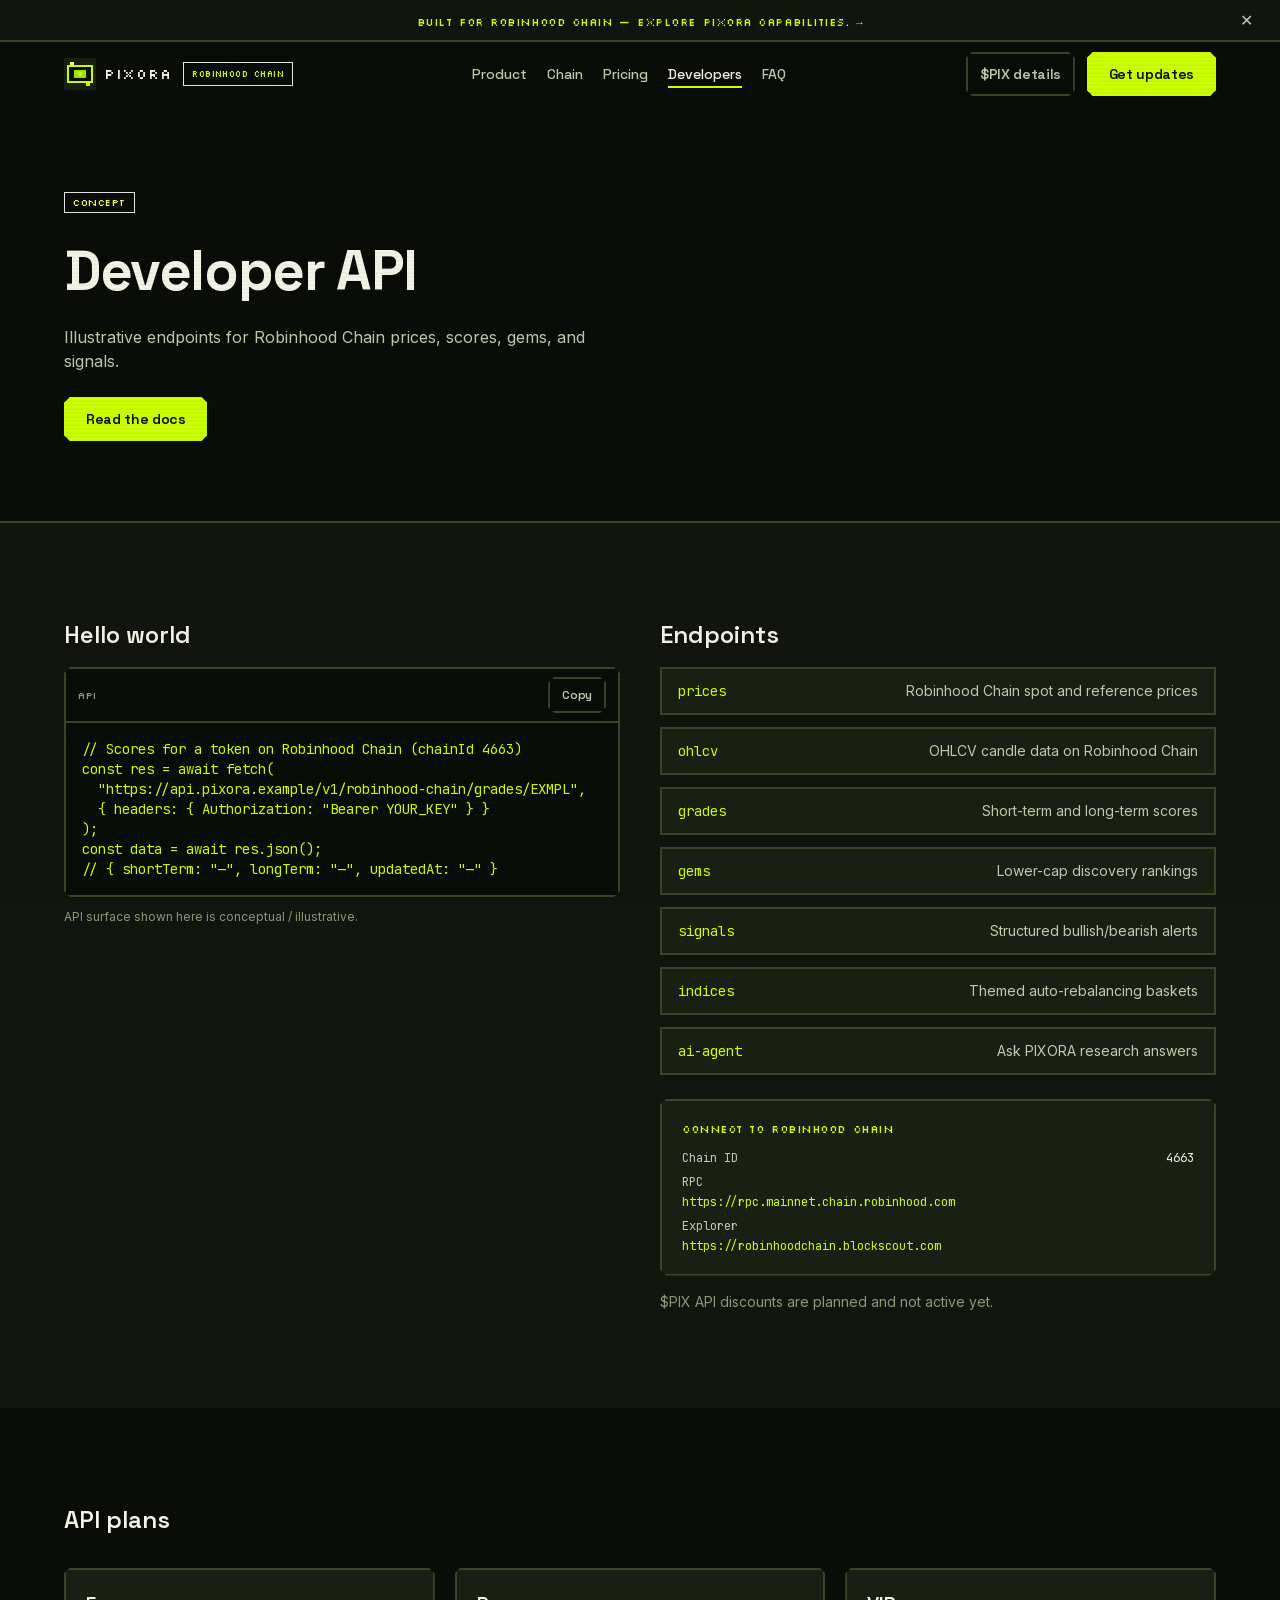
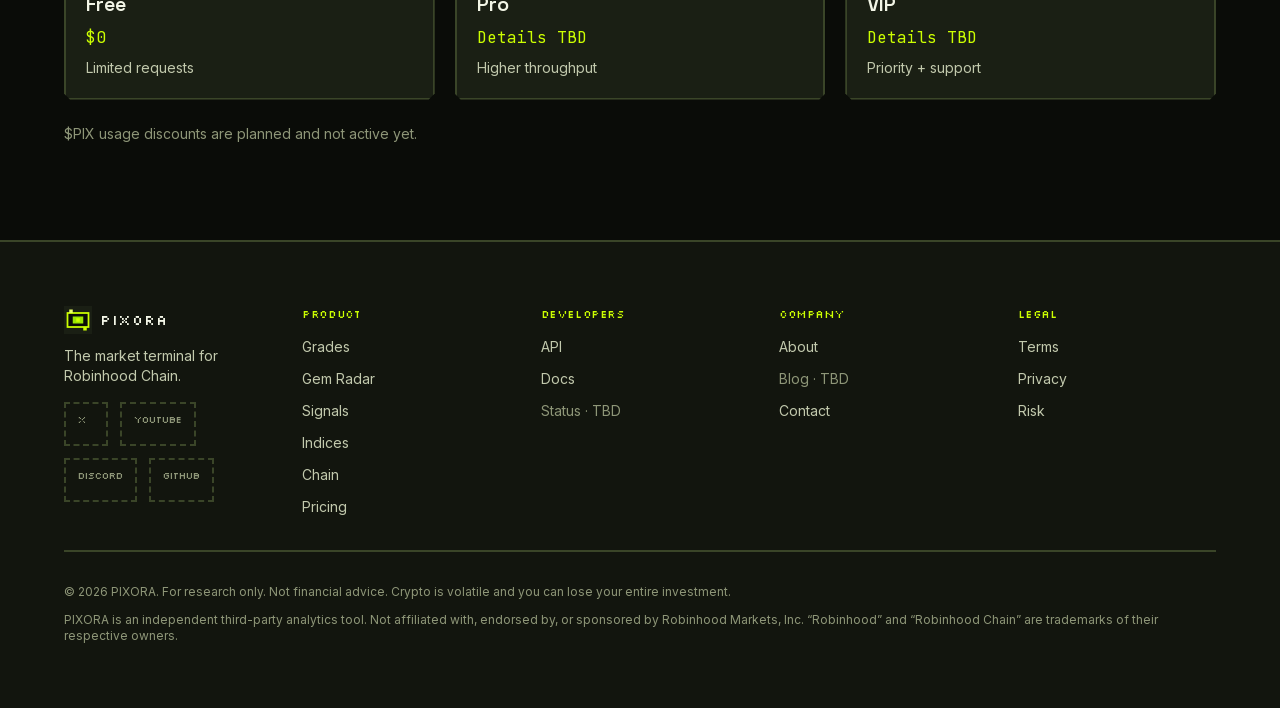
<file: developers/index.html>
<!DOCTYPE html><html lang="en"><head><meta charSet="utf-8"/><meta name="viewport" content="width=device-width, initial-scale=1"/><link rel="preload" href="/_next/static/media/36966cca54120369-s.p.woff2" as="font" crossorigin="" type="font/woff2"/><link rel="preload" href="/_next/static/media/bb3ef058b751a6ad-s.p.woff2" as="font" crossorigin="" type="font/woff2"/><link rel="preload" href="/_next/static/media/cd21efaca8026c00-s.p.woff2" as="font" crossorigin="" type="font/woff2"/><link rel="preload" href="/_next/static/media/e4af272ccee01ff0-s.p.woff2" as="font" crossorigin="" type="font/woff2"/><link rel="stylesheet" href="/_next/static/css/35cbee75a390f89a.css" data-precedence="next"/><link rel="preload" as="script" fetchPriority="low" href="/_next/static/chunks/webpack-b4691cfa1167f748.js"/><script src="/_next/static/chunks/fd9d1056-ac47f7b4a1759b90.js" async=""></script><script src="/_next/static/chunks/117-aba1c39e933ef17c.js" async=""></script><script src="/_next/static/chunks/main-app-b367c24e3bdda0e7.js" async=""></script><script src="/_next/static/chunks/137-a3e1f3eebce6c471.js" async=""></script><script src="/_next/static/chunks/648-72a559f8085f5372.js" async=""></script><script src="/_next/static/chunks/app/developers/page-e96df15f33d09174.js" async=""></script><script src="/_next/static/chunks/app/layout-01cf47c1a07978c9.js" async=""></script><script src="/_next/static/chunks/372-f726cdbb1d85a0af.js" async=""></script><script src="/_next/static/chunks/app/not-found-d607668b0bb4908e.js" async=""></script><script src="/_next/static/chunks/421-0b4ce9732d44ec09.js" async=""></script><script src="/_next/static/chunks/app/page-2056bea8f0530fa7.js" async=""></script><meta name="theme-color" content="#0A0C08"/><title>Developers · PIXORA</title><meta name="description" content="PIXORA Developer API concepts for Robinhood Chain prices, scores, gems, and signals."/><meta name="keywords" content="Robinhood Chain,Robinhood Chain analytics,Robinhood Chain tokens,crypto analytics,token scores,market intelligence,AI crypto research"/><meta name="robots" content="index, follow"/><meta property="og:title" content="PIXORA — Market intelligence for Robinhood Chain"/><meta property="og:description" content="Token scores, discovery tools, and structured alerts designed for Robinhood Chain. Research only."/><meta property="og:site_name" content="PIXORA"/><meta property="og:image" content="https://pixora.example/img/og.svg"/><meta property="og:image:width" content="1200"/><meta property="og:image:height" content="630"/><meta property="og:image:alt" content="PIXORA — Market intelligence for Robinhood Chain"/><meta property="og:type" content="website"/><meta name="twitter:card" content="summary_large_image"/><meta name="twitter:title" content="PIXORA — Market intelligence for Robinhood Chain"/><meta name="twitter:description" content="Token scores, discovery tools, and structured alerts designed for Robinhood Chain."/><meta name="twitter:image" content="https://pixora.example/img/og.svg"/><link rel="icon" href="/icons/icon.svg" type="image/svg+xml"/><link rel="apple-touch-icon" href="/icons/icon.svg"/><meta name="next-size-adjust"/><script src="/_next/static/chunks/polyfills-42372ed130431b0a.js" noModule=""></script></head><body class="__variable_0f99ce __variable_dd5b2f __variable_f367f3 __variable_3c557b font-sans"><div aria-hidden="true" class="pointer-events-none fixed inset-0 z-[70] opacity-[0.035]" style="background-image:repeating-linear-gradient(0deg, transparent, transparent 2px, rgba(0,0,0,.8) 2px, rgba(0,0,0,.8) 4px)"></div><header class="sticky top-0 z-40 border-b-2 transition-colors duration-pixel border-transparent bg-transparent"><div class="mx-auto flex h-16 max-w-container items-center justify-between gap-3 px-4 md:px-6"><div class="flex min-w-0 items-center gap-2 sm:gap-3"><a class="flex min-w-0 items-center gap-2 text-text" href="/"><svg viewBox="0 0 32 32" class="h-8 w-8 shrink-0" aria-hidden="true" fill="none" xmlns="http://www.w3.org/2000/svg"><rect width="32" height="32" fill="#1A1F14"></rect><rect x="4" y="8" width="24" height="16" fill="#0A0C08" stroke="#CCFF01" stroke-width="2"></rect><rect x="10" y="12" width="12" height="8" fill="#9AE600"></rect><rect x="14" y="14" width="4" height="4" fill="#CCFF01"></rect><rect x="6" y="4" width="4" height="4" fill="#E8FF66"></rect><rect x="22" y="24" width="4" height="4" fill="#CCFF01"></rect></svg><span class="font-pixel text-sm tracking-wider">PIXORA</span></a><span class="hidden max-w-[9.5rem] truncate border border-secondary/50 bg-secondary/10 px-2 py-1 font-pixel text-[9px] uppercase tracking-wider text-secondary sm:inline-block md:max-w-none">Robinhood Chain</span></div><nav class="hidden items-center gap-5 xl:flex" aria-label="Primary"><a class="group relative font-heading text-sm font-medium transition-colors duration-pixel text-text-muted hover:text-text" href="/#pillars">Product<span class="absolute -bottom-1 left-0 h-0.5 bg-secondary transition-all duration-pixel w-0 group-hover:w-full"></span></a><a class="group relative font-heading text-sm font-medium transition-colors duration-pixel text-text-muted hover:text-text" href="/#chain">Chain<span class="absolute -bottom-1 left-0 h-0.5 bg-secondary transition-all duration-pixel w-0 group-hover:w-full"></span></a><a class="group relative font-heading text-sm font-medium transition-colors duration-pixel text-text-muted hover:text-text" href="/pricing/">Pricing<span class="absolute -bottom-1 left-0 h-0.5 bg-secondary transition-all duration-pixel w-0 group-hover:w-full"></span></a><a aria-current="page" class="group relative font-heading text-sm font-medium transition-colors duration-pixel text-text" href="/developers/">Developers<span class="absolute -bottom-1 left-0 h-0.5 bg-secondary transition-all duration-pixel w-full"></span></a><a class="group relative font-heading text-sm font-medium transition-colors duration-pixel text-text-muted hover:text-text" href="/faq/">FAQ<span class="absolute -bottom-1 left-0 h-0.5 bg-secondary transition-all duration-pixel w-0 group-hover:w-full"></span></a></nav><div class="hidden items-center gap-3 lg:flex"><a class="inline-flex items-center justify-center gap-2 py-2.5 font-heading text-sm font-semibold tracking-tight clip-pixel transition-all duration-pixel ease-pixel active:translate-y-0.5 active:shadow-none disabled:cursor-not-allowed disabled:opacity-40 disabled:active:translate-y-0 focus-visible:outline-2 focus-visible:outline-offset-2 focus-visible:outline-secondary bg-transparent text-text-muted border-2 border-line hover:text-secondary hover:border-secondary min-h-10 px-3" href="/#token">$PIX details</a><a class="inline-flex min-h-11 items-center justify-center gap-2 px-5 py-2.5 font-heading text-sm font-semibold tracking-tight clip-pixel transition-all duration-pixel ease-pixel active:translate-y-0.5 active:shadow-none disabled:cursor-not-allowed disabled:opacity-40 disabled:active:translate-y-0 focus-visible:outline-2 focus-visible:outline-offset-2 focus-visible:outline-secondary bg-primary text-on-primary border-2 border-primary hover:bg-primary-press shadow-hard hover:shadow-hard-sm" href="/#final-cta">Get updates</a></div><button type="button" class="min-h-11 min-w-11 border-2 border-line px-3 font-pixel text-xs text-secondary lg:hidden" aria-label="Open menu" aria-expanded="false" aria-controls=":R3cq:">MENU</button></div></header><main class="min-w-0 overflow-x-hidden"><section class="border-b-2 border-line py-16 md:py-20"><div class="mx-auto w-full max-w-container px-4 md:px-6"><span class="inline-flex items-center px-2 py-0.5 font-pixel text-[10px] uppercase tracking-wider bg-accent/15 text-accent border border-accent/50 mb-4">concept</span><h1 class="font-heading text-[40px] font-bold tracking-tight md:text-[56px]">Developer API</h1><p class="mt-3 max-w-xl text-text-muted">Illustrative endpoints for Robinhood Chain prices, scores, gems, and signals.</p><div class="mt-6"><a class="inline-flex min-h-11 items-center justify-center gap-2 px-5 py-2.5 font-heading text-sm font-semibold tracking-tight clip-pixel transition-all duration-pixel ease-pixel active:translate-y-0.5 active:shadow-none disabled:cursor-not-allowed disabled:opacity-40 disabled:active:translate-y-0 focus-visible:outline-2 focus-visible:outline-offset-2 focus-visible:outline-secondary bg-primary text-on-primary border-2 border-primary hover:bg-primary-press shadow-hard hover:shadow-hard-sm" href="/developers/docs/">Read the docs</a></div></div></section><section class="bg-surface py-16 md:py-24"><div class="mx-auto w-full max-w-container px-4 md:px-6 grid min-w-0 gap-10 lg:grid-cols-2"><div class="min-w-0"><h2 class="mb-4 font-heading text-2xl font-semibold">Hello world</h2><div class="relative w-full min-w-0 max-w-full overflow-hidden border-2 border-line bg-bg shadow-hard clip-pixel"><div class="flex items-center justify-between border-b-2 border-line px-3 py-2"><span class="font-pixel text-[10px] uppercase tracking-wider text-text-dim">API</span><button type="button" class="inline-flex items-center justify-center gap-2 font-heading font-semibold tracking-tight clip-pixel transition-all duration-pixel ease-pixel active:translate-y-0.5 active:shadow-none disabled:cursor-not-allowed disabled:opacity-40 disabled:active:translate-y-0 focus-visible:outline-2 focus-visible:outline-offset-2 focus-visible:outline-secondary bg-transparent text-text-muted border-2 border-line hover:text-secondary hover:border-secondary min-h-9 px-3 py-1 text-xs" aria-label="Copy code">Copy</button></div><pre class="max-w-full touch-pan-x overflow-x-auto overscroll-x-contain p-4 font-mono text-xs leading-relaxed text-secondary md:text-sm" tabindex="0" aria-label="Scrollable API code example"><code>// Scores for a token on Robinhood Chain (chainId 4663)
const res = await fetch(
  &quot;https://api.pixora.example/v1/robinhood-chain/grades/EXMPL&quot;,
  { headers: { Authorization: &quot;Bearer YOUR_KEY&quot; } }
);
const data = await res.json();
// { shortTerm: &quot;—&quot;, longTerm: &quot;—&quot;, updatedAt: &quot;—&quot; }</code></pre></div><p class="mt-3 text-xs text-text-dim">API surface shown here is conceptual / illustrative.</p></div><div class="min-w-0"><h2 class="mb-4 font-heading text-2xl font-semibold">Endpoints</h2><ul class="space-y-3"><li class="flex min-w-0 items-start justify-between gap-4 border-2 border-line bg-card px-4 py-3"><span class="shrink-0 font-mono text-sm text-secondary">prices</span><span class="min-w-0 break-words text-right text-sm text-text-muted">Robinhood Chain spot and reference prices</span></li><li class="flex min-w-0 items-start justify-between gap-4 border-2 border-line bg-card px-4 py-3"><span class="shrink-0 font-mono text-sm text-secondary">ohlcv</span><span class="min-w-0 break-words text-right text-sm text-text-muted">OHLCV candle data on Robinhood Chain</span></li><li class="flex min-w-0 items-start justify-between gap-4 border-2 border-line bg-card px-4 py-3"><span class="shrink-0 font-mono text-sm text-secondary">grades</span><span class="min-w-0 break-words text-right text-sm text-text-muted">Short-term and long-term scores</span></li><li class="flex min-w-0 items-start justify-between gap-4 border-2 border-line bg-card px-4 py-3"><span class="shrink-0 font-mono text-sm text-secondary">gems</span><span class="min-w-0 break-words text-right text-sm text-text-muted">Lower-cap discovery rankings</span></li><li class="flex min-w-0 items-start justify-between gap-4 border-2 border-line bg-card px-4 py-3"><span class="shrink-0 font-mono text-sm text-secondary">signals</span><span class="min-w-0 break-words text-right text-sm text-text-muted">Structured bullish/bearish alerts</span></li><li class="flex min-w-0 items-start justify-between gap-4 border-2 border-line bg-card px-4 py-3"><span class="shrink-0 font-mono text-sm text-secondary">indices</span><span class="min-w-0 break-words text-right text-sm text-text-muted">Themed auto-rebalancing baskets</span></li><li class="flex min-w-0 items-start justify-between gap-4 border-2 border-line bg-card px-4 py-3"><span class="shrink-0 font-mono text-sm text-secondary">ai-agent</span><span class="min-w-0 break-words text-right text-sm text-text-muted">Ask PIXORA research answers</span></li></ul><div class="border-2 border-line bg-card p-5 shadow-hard clip-pixel mt-6 min-w-0"><p class="mb-3 font-pixel text-[11px] uppercase tracking-wider text-secondary">Connect to Robinhood Chain</p><dl class="space-y-2 font-mono text-xs"><div class="flex justify-between gap-3"><dt class="text-text-muted">Chain ID</dt><dd>4663</dd></div><div><dt class="mb-1 text-text-muted">RPC</dt><dd class="break-all text-secondary">https://rpc.mainnet.chain.robinhood.com</dd></div><div><dt class="mb-1 text-text-muted">Explorer</dt><dd class="break-all text-secondary">https://robinhoodchain.blockscout.com</dd></div></dl></div><p class="mt-4 text-sm text-text-dim">$PIX API discounts are planned and not active yet.</p></div></div></section><section class="py-16 md:py-24"><div class="mx-auto w-full max-w-container px-4 md:px-6"><h2 class="mb-8 font-heading text-2xl font-semibold">API plans</h2><div class="grid gap-5 md:grid-cols-3"><div class="border-2 border-line bg-card p-5 shadow-hard clip-pixel transition-all duration-pixel ease-pixel hover:-translate-y-0.5 hover:border-secondary hover:shadow-hard-sm"><h3 class="font-heading text-xl font-semibold">Free</h3><p class="mt-2 font-mono text-secondary">$0</p><p class="mt-2 text-sm text-text-muted">Limited requests</p></div><div class="border-2 border-line bg-card p-5 shadow-hard clip-pixel transition-all duration-pixel ease-pixel hover:-translate-y-0.5 hover:border-secondary hover:shadow-hard-sm"><h3 class="font-heading text-xl font-semibold">Pro</h3><p class="mt-2 font-mono text-secondary">Details TBD</p><p class="mt-2 text-sm text-text-muted">Higher throughput</p></div><div class="border-2 border-line bg-card p-5 shadow-hard clip-pixel transition-all duration-pixel ease-pixel hover:-translate-y-0.5 hover:border-secondary hover:shadow-hard-sm"><h3 class="font-heading text-xl font-semibold">VIP</h3><p class="mt-2 font-mono text-secondary">Details TBD</p><p class="mt-2 text-sm text-text-muted">Priority + support</p></div></div><p class="mt-6 text-sm text-text-dim">$PIX usage discounts are planned and not active yet.</p></div></section></main><footer class="border-t-2 border-line bg-surface py-12 md:py-16"><div class="mx-auto w-full max-w-container px-4 md:px-6"><div class="grid grid-cols-2 gap-10 md:grid-cols-3 lg:grid-cols-5"><div class="col-span-2 md:col-span-3 lg:col-span-1"><a class="mb-3 flex items-center gap-2" href="/"><svg viewBox="0 0 32 32" class="h-7 w-7" aria-hidden="true" fill="none" xmlns="http://www.w3.org/2000/svg"><rect width="32" height="32" fill="#1A1F14"></rect><rect x="4" y="8" width="24" height="16" fill="#0A0C08" stroke="#CCFF01" stroke-width="2"></rect><rect x="10" y="12" width="12" height="8" fill="#9AE600"></rect><rect x="14" y="14" width="4" height="4" fill="#CCFF01"></rect><rect x="6" y="4" width="4" height="4" fill="#E8FF66"></rect><rect x="22" y="24" width="4" height="4" fill="#CCFF01"></rect></svg><span class="font-pixel text-sm tracking-wider text-text">PIXORA</span></a><p class="mb-4 text-sm text-text-muted">The market terminal for Robinhood Chain.</p><div class="flex flex-wrap gap-3"><span class="min-h-11 min-w-11 border-2 border-dashed border-line px-3 py-2 font-pixel text-[10px] uppercase text-text-dim" title="Link TBD">X</span><span class="min-h-11 min-w-11 border-2 border-dashed border-line px-3 py-2 font-pixel text-[10px] uppercase text-text-dim" title="Link TBD">YouTube</span><span class="min-h-11 min-w-11 border-2 border-dashed border-line px-3 py-2 font-pixel text-[10px] uppercase text-text-dim" title="Link TBD">Discord</span><span class="min-h-11 min-w-11 border-2 border-dashed border-line px-3 py-2 font-pixel text-[10px] uppercase text-text-dim" title="Link TBD">GitHub</span></div></div><div><h3 class="mb-3 font-pixel text-[11px] uppercase tracking-wider text-secondary">Product</h3><ul class="space-y-2"><li><a class="text-sm text-text-muted hover:text-text" href="/#dual-grade">Grades</a></li><li><a class="text-sm text-text-muted hover:text-text" href="/#gem-radar">Gem Radar</a></li><li><a class="text-sm text-text-muted hover:text-text" href="/#signals">Signals</a></li><li><a class="text-sm text-text-muted hover:text-text" href="/#indices">Indices</a></li><li><a class="text-sm text-text-muted hover:text-text" href="/#chain">Chain</a></li><li><a class="text-sm text-text-muted hover:text-text" href="/pricing/">Pricing</a></li></ul></div><div><h3 class="mb-3 font-pixel text-[11px] uppercase tracking-wider text-secondary">Developers</h3><ul class="space-y-2"><li><a class="text-sm text-text-muted hover:text-text" href="/developers/">API</a></li><li><a class="text-sm text-text-muted hover:text-text" href="/developers/docs/">Docs</a></li><li><span class="text-sm text-text-dim">Status<!-- --> · TBD</span></li></ul></div><div><h3 class="mb-3 font-pixel text-[11px] uppercase tracking-wider text-secondary">Company</h3><ul class="space-y-2"><li><a class="text-sm text-text-muted hover:text-text" href="/about/">About</a></li><li><span class="text-sm text-text-dim">Blog<!-- --> · TBD</span></li><li><a class="text-sm text-text-muted hover:text-text" href="/#final-cta">Contact</a></li></ul></div><div><h3 class="mb-3 font-pixel text-[11px] uppercase tracking-wider text-secondary">Legal</h3><ul class="space-y-2"><li><a class="text-sm text-text-muted hover:text-text" href="/legal/terms/">Terms</a></li><li><a class="text-sm text-text-muted hover:text-text" href="/legal/privacy/">Privacy</a></li><li><a class="text-sm text-text-muted hover:text-text" href="/legal/risk/">Risk</a></li></ul></div></div><div class="h-0.5 w-full bg-line my-8" role="separator" aria-hidden="true"></div><p class="text-xs text-text-dim">© 2026 PIXORA. For research only. Not financial advice. Crypto is volatile and you can lose your entire investment.</p><p class="mt-3 text-xs text-text-dim">PIXORA is an independent third-party analytics tool. Not affiliated with, endorsed by, or sponsored by Robinhood Markets, Inc. “Robinhood” and “Robinhood Chain” are trademarks of their respective owners.</p></div></footer><div class="pointer-events-none fixed bottom-4 right-4 z-[60] flex flex-col gap-2" aria-live="polite"></div><script src="/_next/static/chunks/webpack-b4691cfa1167f748.js" async=""></script><script>(self.__next_f=self.__next_f||[]).push([0]);self.__next_f.push([2,null])</script><script>self.__next_f.push([1,"1:HL[\"/_next/static/media/36966cca54120369-s.p.woff2\",\"font\",{\"crossOrigin\":\"\",\"type\":\"font/woff2\"}]\n2:HL[\"/_next/static/media/bb3ef058b751a6ad-s.p.woff2\",\"font\",{\"crossOrigin\":\"\",\"type\":\"font/woff2\"}]\n3:HL[\"/_next/static/media/cd21efaca8026c00-s.p.woff2\",\"font\",{\"crossOrigin\":\"\",\"type\":\"font/woff2\"}]\n4:HL[\"/_next/static/media/e4af272ccee01ff0-s.p.woff2\",\"font\",{\"crossOrigin\":\"\",\"type\":\"font/woff2\"}]\n5:HL[\"/_next/static/css/35cbee75a390f89a.css\",\"style\"]\n"])</script><script>self.__next_f.push([1,"6:I[2846,[],\"\"]\n8:I[6908,[\"137\",\"static/chunks/137-a3e1f3eebce6c471.js\",\"648\",\"static/chunks/648-72a559f8085f5372.js\",\"676\",\"static/chunks/app/developers/page-e96df15f33d09174.js\"],\"PixelButton\"]\n9:I[4201,[\"137\",\"static/chunks/137-a3e1f3eebce6c471.js\",\"648\",\"static/chunks/648-72a559f8085f5372.js\",\"676\",\"static/chunks/app/developers/page-e96df15f33d09174.js\"],\"CodeBlock\"]\na:I[4707,[],\"\"]\nb:I[6423,[],\"\"]\nc:I[5505,[\"137\",\"static/chunks/137-a3e1f3eebce6c471.js\",\"648\",\"static/chunks/648-72a559f8085f5372.js\",\"185\",\"static/chunks/app/layout-01cf47c1a07978c9.js\"],\"ToastProvider\"]\nd:I[4822,[\"137\",\"static/chunks/137-a3e1f3eebce6c471.js\",\"648\",\"static/chunks/648-72a559f8085f5372.js\",\"185\",\"static/chunks/app/layout-01cf47c1a07978c9.js\"],\"ScanlineOverlay\"]\ne:I[1106,[\"137\",\"static/chunks/137-a3e1f3eebce6c471.js\",\"648\",\"static/chunks/648-72a559f8085f5372.js\",\"185\",\"static/chunks/app/layout-01cf47c1a07978c9.js\"],\"AnnouncementBar\"]\nf:I[3689,[\"137\",\"static/chunks/137-a3e1f3eebce6c471.js\",\"648\",\"static/chunks/648-72a559f8085f5372.js\",\"185\",\"static/chunks/app/layout-01cf47c1a07978c9.js\"],\"Navbar\"]\n10:I[5990,[\"137\",\"static/chunks/137-a3e1f3eebce6c471.js\",\"648\",\"static/chunks/648-72a559f8085f5372.js\",\"372\",\"static/chunks/372-f726cdbb1d85a0af.js\",\"160\",\"static/chunks/app/not-found-d607668b0bb4908e.js\"],\"Mascot\"]\n11:I[2972,[\"137\",\"static/chunks/137-a3e1f3eebce6c471.js\",\"648\",\"static/chunks/648-72a559f8085f5372.js\",\"372\",\"static/chunks/372-f726cdbb1d85a0af.js\",\"421\",\"static/chunks/421-0b4ce9732d44ec09.js\",\"931\",\"static/chunks/app/page-2056bea8f0530fa7.js\"],\"\"]\n13:I[1060,[],\"\"]\n14:[]\n"])</script><script>self.__next_f.push([1,"0:[\"$\",\"$L6\",null,{\"buildId\":\"k33h1KVcFuXXmWMqxDwQR\",\"assetPrefix\":\"\",\"urlParts\":[\"\",\"developers\",\"\"],\"initialTree\":[\"\",{\"children\":[\"developers\",{\"children\":[\"__PAGE__\",{}]}]},\"$undefined\",\"$undefined\",true],\"initialSeedData\":[\"\",{\"children\":[\"developers\",{\"children\":[\"__PAGE__\",{},[[\"$L7\",[[\"$\",\"section\",null,{\"className\":\"border-b-2 border-line py-16 md:py-20\",\"children\":[\"$\",\"div\",null,{\"className\":\"mx-auto w-full max-w-container px-4 md:px-6\",\"children\":[[\"$\",\"span\",null,{\"className\":\"inline-flex items-center px-2 py-0.5 font-pixel text-[10px] uppercase tracking-wider bg-accent/15 text-accent border border-accent/50 mb-4\",\"children\":\"concept\"}],[\"$\",\"h1\",null,{\"className\":\"font-heading text-[40px] font-bold tracking-tight md:text-[56px]\",\"children\":\"Developer API\"}],[\"$\",\"p\",null,{\"className\":\"mt-3 max-w-xl text-text-muted\",\"children\":\"Illustrative endpoints for Robinhood Chain prices, scores, gems, and signals.\"}],[\"$\",\"div\",null,{\"className\":\"mt-6\",\"children\":[\"$\",\"$L8\",null,{\"href\":\"/developers/docs\",\"children\":\"Read the docs\"}]}]]}]}],[\"$\",\"section\",null,{\"className\":\"bg-surface py-16 md:py-24\",\"children\":[\"$\",\"div\",null,{\"className\":\"mx-auto w-full max-w-container px-4 md:px-6 grid min-w-0 gap-10 lg:grid-cols-2\",\"children\":[[\"$\",\"div\",null,{\"className\":\"min-w-0\",\"children\":[[\"$\",\"h2\",null,{\"className\":\"mb-4 font-heading text-2xl font-semibold\",\"children\":\"Hello world\"}],[\"$\",\"$L9\",null,{\"code\":\"// Scores for a token on Robinhood Chain (chainId 4663)\\nconst res = await fetch(\\n  \\\"https://api.pixora.example/v1/robinhood-chain/grades/EXMPL\\\",\\n  { headers: { Authorization: \\\"Bearer YOUR_KEY\\\" } }\\n);\\nconst data = await res.json();\\n// { shortTerm: \\\"—\\\", longTerm: \\\"—\\\", updatedAt: \\\"—\\\" }\"}],[\"$\",\"p\",null,{\"className\":\"mt-3 text-xs text-text-dim\",\"children\":\"API surface shown here is conceptual / illustrative.\"}]]}],[\"$\",\"div\",null,{\"className\":\"min-w-0\",\"children\":[[\"$\",\"h2\",null,{\"className\":\"mb-4 font-heading text-2xl font-semibold\",\"children\":\"Endpoints\"}],[\"$\",\"ul\",null,{\"className\":\"space-y-3\",\"children\":[[\"$\",\"li\",\"prices\",{\"className\":\"flex min-w-0 items-start justify-between gap-4 border-2 border-line bg-card px-4 py-3\",\"children\":[[\"$\",\"span\",null,{\"className\":\"shrink-0 font-mono text-sm text-secondary\",\"children\":\"prices\"}],[\"$\",\"span\",null,{\"className\":\"min-w-0 break-words text-right text-sm text-text-muted\",\"children\":\"Robinhood Chain spot and reference prices\"}]]}],[\"$\",\"li\",\"ohlcv\",{\"className\":\"flex min-w-0 items-start justify-between gap-4 border-2 border-line bg-card px-4 py-3\",\"children\":[[\"$\",\"span\",null,{\"className\":\"shrink-0 font-mono text-sm text-secondary\",\"children\":\"ohlcv\"}],[\"$\",\"span\",null,{\"className\":\"min-w-0 break-words text-right text-sm text-text-muted\",\"children\":\"OHLCV candle data on Robinhood Chain\"}]]}],[\"$\",\"li\",\"grades\",{\"className\":\"flex min-w-0 items-start justify-between gap-4 border-2 border-line bg-card px-4 py-3\",\"children\":[[\"$\",\"span\",null,{\"className\":\"shrink-0 font-mono text-sm text-secondary\",\"children\":\"grades\"}],[\"$\",\"span\",null,{\"className\":\"min-w-0 break-words text-right text-sm text-text-muted\",\"children\":\"Short-term and long-term scores\"}]]}],[\"$\",\"li\",\"gems\",{\"className\":\"flex min-w-0 items-start justify-between gap-4 border-2 border-line bg-card px-4 py-3\",\"children\":[[\"$\",\"span\",null,{\"className\":\"shrink-0 font-mono text-sm text-secondary\",\"children\":\"gems\"}],[\"$\",\"span\",null,{\"className\":\"min-w-0 break-words text-right text-sm text-text-muted\",\"children\":\"Lower-cap discovery rankings\"}]]}],[\"$\",\"li\",\"signals\",{\"className\":\"flex min-w-0 items-start justify-between gap-4 border-2 border-line bg-card px-4 py-3\",\"children\":[[\"$\",\"span\",null,{\"className\":\"shrink-0 font-mono text-sm text-secondary\",\"children\":\"signals\"}],[\"$\",\"span\",null,{\"className\":\"min-w-0 break-words text-right text-sm text-text-muted\",\"children\":\"Structured bullish/bearish alerts\"}]]}],[\"$\",\"li\",\"indices\",{\"className\":\"flex min-w-0 items-start justify-between gap-4 border-2 border-line bg-card px-4 py-3\",\"children\":[[\"$\",\"span\",null,{\"className\":\"shrink-0 font-mono text-sm text-secondary\",\"children\":\"indices\"}],[\"$\",\"span\",null,{\"className\":\"min-w-0 break-words text-right text-sm text-text-muted\",\"children\":\"Themed auto-rebalancing baskets\"}]]}],[\"$\",\"li\",\"ai-agent\",{\"className\":\"flex min-w-0 items-start justify-between gap-4 border-2 border-line bg-card px-4 py-3\",\"children\":[[\"$\",\"span\",null,{\"className\":\"shrink-0 font-mono text-sm text-secondary\",\"children\":\"ai-agent\"}],[\"$\",\"span\",null,{\"className\":\"min-w-0 break-words text-right text-sm text-text-muted\",\"children\":\"Ask PIXORA research answers\"}]]}]]}],[\"$\",\"div\",null,{\"className\":\"border-2 border-line bg-card p-5 shadow-hard clip-pixel mt-6 min-w-0\",\"children\":[[\"$\",\"p\",null,{\"className\":\"mb-3 font-pixel text-[11px] uppercase tracking-wider text-secondary\",\"children\":\"Connect to Robinhood Chain\"}],[\"$\",\"dl\",null,{\"className\":\"space-y-2 font-mono text-xs\",\"children\":[[\"$\",\"div\",null,{\"className\":\"flex justify-between gap-3\",\"children\":[[\"$\",\"dt\",null,{\"className\":\"text-text-muted\",\"children\":\"Chain ID\"}],[\"$\",\"dd\",null,{\"children\":4663}]]}],[\"$\",\"div\",null,{\"children\":[[\"$\",\"dt\",null,{\"className\":\"mb-1 text-text-muted\",\"children\":\"RPC\"}],[\"$\",\"dd\",null,{\"className\":\"break-all text-secondary\",\"children\":\"https://rpc.mainnet.chain.robinhood.com\"}]]}],[\"$\",\"div\",null,{\"children\":[[\"$\",\"dt\",null,{\"className\":\"mb-1 text-text-muted\",\"children\":\"Explorer\"}],[\"$\",\"dd\",null,{\"className\":\"break-all text-secondary\",\"children\":\"https://robinhoodchain.blockscout.com\"}]]}]]}]]}],[\"$\",\"p\",null,{\"className\":\"mt-4 text-sm text-text-dim\",\"children\":\"$$PIX API discounts are planned and not active yet.\"}]]}]]}]}],[\"$\",\"section\",null,{\"className\":\"py-16 md:py-24\",\"children\":[\"$\",\"div\",null,{\"className\":\"mx-auto w-full max-w-container px-4 md:px-6\",\"children\":[[\"$\",\"h2\",null,{\"className\":\"mb-8 font-heading text-2xl font-semibold\",\"children\":\"API plans\"}],[\"$\",\"div\",null,{\"className\":\"grid gap-5 md:grid-cols-3\",\"children\":[[\"$\",\"div\",null,{\"className\":\"border-2 border-line bg-card p-5 shadow-hard clip-pixel transition-all duration-pixel ease-pixel hover:-translate-y-0.5 hover:border-secondary hover:shadow-hard-sm\",\"children\":[[\"$\",\"h3\",null,{\"className\":\"font-heading text-xl font-semibold\",\"children\":\"Free\"}],[\"$\",\"p\",null,{\"className\":\"mt-2 font-mono text-secondary\",\"children\":\"$$0\"}],[\"$\",\"p\",null,{\"className\":\"mt-2 text-sm text-text-muted\",\"children\":\"Limited requests\"}]]}],[\"$\",\"div\",null,{\"className\":\"border-2 border-line bg-card p-5 shadow-hard clip-pixel transition-all duration-pixel ease-pixel hover:-translate-y-0.5 hover:border-secondary hover:shadow-hard-sm\",\"children\":[[\"$\",\"h3\",null,{\"className\":\"font-heading text-xl font-semibold\",\"children\":\"Pro\"}],[\"$\",\"p\",null,{\"className\":\"mt-2 font-mono text-secondary\",\"children\":\"Details TBD\"}],[\"$\",\"p\",null,{\"className\":\"mt-2 text-sm text-text-muted\",\"children\":\"Higher throughput\"}]]}],[\"$\",\"div\",null,{\"className\":\"border-2 border-line bg-card p-5 shadow-hard clip-pixel transition-all duration-pixel ease-pixel hover:-translate-y-0.5 hover:border-secondary hover:shadow-hard-sm\",\"children\":[[\"$\",\"h3\",null,{\"className\":\"font-heading text-xl font-semibold\",\"children\":\"VIP\"}],[\"$\",\"p\",null,{\"className\":\"mt-2 font-mono text-secondary\",\"children\":\"Details TBD\"}],[\"$\",\"p\",null,{\"className\":\"mt-2 text-sm text-text-muted\",\"children\":\"Priority + support\"}]]}]]}],[\"$\",\"p\",null,{\"className\":\"mt-6 text-sm text-text-dim\",\"children\":\"$$PIX usage discounts are planned and not active yet.\"}]]}]}]],null],null],null]},[null,[\"$\",\"$La\",null,{\"parallelRouterKey\":\"children\",\"segmentPath\":[\"children\",\"developers\",\"children\"],\"error\":\"$undefined\",\"errorStyles\":\"$undefined\",\"errorScripts\":\"$undefined\",\"template\":[\"$\",\"$Lb\",null,{}],\"templateStyles\":\"$undefined\",\"templateScripts\":\"$undefined\",\"notFound\":\"$undefined\",\"notFoundStyles\":\"$undefined\"}]],null]},[[[[\"$\",\"link\",\"0\",{\"rel\":\"stylesheet\",\"href\":\"/_next/static/css/35cbee75a390f89a.css\",\"precedence\":\"next\",\"crossOrigin\":\"$undefined\"}]],[\"$\",\"html\",null,{\"lang\":\"en\",\"children\":[\"$\",\"body\",null,{\"className\":\"__variable_0f99ce __variable_dd5b2f __variable_f367f3 __variable_3c557b font-sans\",\"children\":[\"$\",\"$Lc\",null,{\"children\":[[\"$\",\"$Ld\",null,{}],[\"$\",\"$Le\",null,{}],[\"$\",\"$Lf\",null,{}],[\"$\",\"main\",null,{\"className\":\"min-w-0 overflow-x-hidden\",\"children\":[\"$\",\"$La\",null,{\"parallelRouterKey\":\"children\",\"segmentPath\":[\"children\"],\"error\":\"$undefined\",\"errorStyles\":\"$undefined\",\"errorScripts\":\"$undefined\",\"template\":[\"$\",\"$Lb\",null,{}],\"templateStyles\":\"$undefined\",\"templateScripts\":\"$undefined\",\"notFound\":[\"$\",\"section\",null,{\"className\":\"py-20 md:py-28\",\"children\":[\"$\",\"div\",null,{\"className\":\"mx-auto w-full max-w-container px-4 md:px-6 flex flex-col items-center text-center\",\"children\":[[\"$\",\"$L10\",null,{\"size\":\"lg\",\"expression\":\"surprise\"}],[\"$\",\"p\",null,{\"className\":\"mt-8 font-pixel text-6xl text-secondary md:text-8xl\",\"children\":\"404\"}],[\"$\",\"p\",null,{\"className\":\"mt-4 font-heading text-xl text-text-muted md:text-2xl\",\"children\":\"This block never got mined.\"}],[\"$\",\"div\",null,{\"className\":\"mt-8\",\"children\":[\"$\",\"$L8\",null,{\"href\":\"/\",\"children\":\"Back to home\"}]}],[\"$\",\"p\",null,{\"className\":\"mt-6 text-sm text-text-dim\",\"children\":[\"Or visit\",\" \",[\"$\",\"$L11\",null,{\"href\":\"/faq\",\"className\":\"text-secondary hover:text-primary\",\"children\":\"FAQ\"}]]}]]}]}],\"notFoundStyles\":[]}]}],[\"$\",\"footer\",null,{\"className\":\"border-t-2 border-line bg-surface py-12 md:py-16\",\"children\":[\"$\",\"div\",null,{\"className\":\"mx-auto w-full max-w-container px-4 md:px-6\",\"children\":[[\"$\",\"div\",null,{\"className\":\"grid grid-cols-2 gap-10 md:grid-cols-3 lg:grid-cols-5\",\"children\":[[\"$\",\"div\",null,{\"className\":\"col-span-2 md:col-span-3 lg:col-span-1\",\"children\":[[\"$\",\"$L11\",null,{\"href\":\"/\",\"className\":\"mb-3 flex items-center gap-2\",\"children\":[[\"$\",\"svg\",null,{\"viewBox\":\"0 0 32 32\",\"className\":\"h-7 w-7\",\"aria-hidden\":true,\"fill\":\"none\",\"xmlns\":\"http://www.w3.org/2000/svg\",\"children\":[[\"$\",\"rect\",null,{\"width\":\"32\",\"height\":\"32\",\"fill\":\"#1A1F14\"}],[\"$\",\"rect\",null,{\"x\":\"4\",\"y\":\"8\",\"width\":\"24\",\"height\":\"16\",\"fill\":\"#0A0C08\",\"stroke\":\"#CCFF01\",\"strokeWidth\":\"2\"}],[\"$\",\"rect\",null,{\"x\":\"10\",\"y\":\"12\",\"width\":\"12\",\"height\":\"8\",\"fill\":\"#9AE600\"}],[\"$\",\"rect\",null,{\"x\":\"14\",\"y\":\"14\",\"width\":\"4\",\"height\":\"4\",\"fill\":\"#CCFF01\"}],[\"$\",\"rect\",null,{\"x\":\"6\",\"y\":\"4\",\"width\":\"4\",\"height\":\"4\",\"fill\":\"#E8FF66\"}],[\"$\",\"rect\",null,{\"x\":\"22\",\"y\":\"24\",\"width\":\"4\",\"height\":\"4\",\"fill\":\"#CCFF01\"}]]}],[\"$\",\"span\",null,{\"className\":\"font-pixel text-sm tracking-wider text-text\",\"children\":\"PIXORA\"}]]}],[\"$\",\"p\",null,{\"className\":\"mb-4 text-sm text-text-muted\",\"children\":\"The market terminal for Robinhood Chain.\"}],[\"$\",\"div\",null,{\"className\":\"flex flex-wrap gap-3\",\"children\":[[\"$\",\"span\",\"X\",{\"className\":\"min-h-11 min-w-11 border-2 border-dashed border-line px-3 py-2 font-pixel text-[10px] uppercase text-text-dim\",\"title\":\"Link TBD\",\"children\":\"X\"}],[\"$\",\"span\",\"YouTube\",{\"className\":\"min-h-11 min-w-11 border-2 border-dashed border-line px-3 py-2 font-pixel text-[10px] uppercase text-text-dim\",\"title\":\"Link TBD\",\"children\":\"YouTube\"}],[\"$\",\"span\",\"Discord\",{\"className\":\"min-h-11 min-w-11 border-2 border-dashed border-line px-3 py-2 font-pixel text-[10px] uppercase text-text-dim\",\"title\":\"Link TBD\",\"children\":\"Discord\"}],[\"$\",\"span\",\"GitHub\",{\"className\":\"min-h-11 min-w-11 border-2 border-dashed border-line px-3 py-2 font-pixel text-[10px] uppercase text-text-dim\",\"title\":\"Link TBD\",\"children\":\"GitHub\"}]]}]]}],[[\"$\",\"div\",\"Product\",{\"children\":[[\"$\",\"h3\",null,{\"className\":\"mb-3 font-pixel text-[11px] uppercase tracking-wider text-secondary\",\"children\":\"Product\"}],[\"$\",\"ul\",null,{\"className\":\"space-y-2\",\"children\":[[\"$\",\"li\",\"Grades\",{\"children\":[\"$\",\"$L11\",null,{\"href\":\"/#dual-grade\",\"className\":\"text-sm text-text-muted hover:text-text\",\"children\":\"Grades\"}]}],[\"$\",\"li\",\"Gem Radar\",{\"children\":[\"$\",\"$L11\",null,{\"href\":\"/#gem-radar\",\"className\":\"text-sm text-text-muted hover:text-text\",\"children\":\"Gem Radar\"}]}],[\"$\",\"li\",\"Signals\",{\"children\":[\"$\",\"$L11\",null,{\"href\":\"/#signals\",\"className\":\"text-sm text-text-muted hover:text-text\",\"children\":\"Signals\"}]}],[\"$\",\"li\",\"Indices\",{\"children\":[\"$\",\"$L11\",null,{\"href\":\"/#indices\",\"className\":\"text-sm text-text-muted hover:text-text\",\"children\":\"Indices\"}]}],[\"$\",\"li\",\"Chain\",{\"children\":[\"$\",\"$L11\",null,{\"href\":\"/#chain\",\"className\":\"text-sm text-text-muted hover:text-text\",\"children\":\"Chain\"}]}],[\"$\",\"li\",\"Pricing\",{\"children\":[\"$\",\"$L11\",null,{\"href\":\"/pricing\",\"className\":\"text-sm text-text-muted hover:text-text\",\"children\":\"Pricing\"}]}]]}]]}],[\"$\",\"div\",\"Developers\",{\"children\":[[\"$\",\"h3\",null,{\"className\":\"mb-3 font-pixel text-[11px] uppercase tracking-wider text-secondary\",\"children\":\"Developers\"}],[\"$\",\"ul\",null,{\"className\":\"space-y-2\",\"children\":[[\"$\",\"li\",\"API\",{\"children\":[\"$\",\"$L11\",null,{\"href\":\"/developers\",\"className\":\"text-sm text-text-muted hover:text-text\",\"children\":\"API\"}]}],[\"$\",\"li\",\"Docs\",{\"children\":[\"$\",\"$L11\",null,{\"href\":\"/developers/docs\",\"className\":\"text-sm text-text-muted hover:text-text\",\"children\":\"Docs\"}]}],[\"$\",\"li\",\"Status\",{\"children\":[\"$\",\"span\",null,{\"className\":\"text-sm text-text-dim\",\"children\":[\"Status\",\" · TBD\"]}]}]]}]]}],[\"$\",\"div\",\"Company\",{\"children\":[[\"$\",\"h3\",null,{\"className\":\"mb-3 font-pixel text-[11px] uppercase tracking-wider text-secondary\",\"children\":\"Company\"}],[\"$\",\"ul\",null,{\"className\":\"space-y-2\",\"children\":[[\"$\",\"li\",\"About\",{\"children\":[\"$\",\"$L11\",null,{\"href\":\"/about\",\"className\":\"text-sm text-text-muted hover:text-text\",\"children\":\"About\"}]}],[\"$\",\"li\",\"Blog\",{\"children\":[\"$\",\"span\",null,{\"className\":\"text-sm text-text-dim\",\"children\":[\"Blog\",\" · TBD\"]}]}],[\"$\",\"li\",\"Contact\",{\"children\":[\"$\",\"$L11\",null,{\"href\":\"/#final-cta\",\"className\":\"text-sm text-text-muted hover:text-text\",\"children\":\"Contact\"}]}]]}]]}],[\"$\",\"div\",\"Legal\",{\"children\":[[\"$\",\"h3\",null,{\"className\":\"mb-3 font-pixel text-[11px] uppercase tracking-wider text-secondary\",\"children\":\"Legal\"}],[\"$\",\"ul\",null,{\"className\":\"space-y-2\",\"children\":[[\"$\",\"li\",\"Terms\",{\"children\":[\"$\",\"$L11\",null,{\"href\":\"/legal/terms\",\"className\":\"text-sm text-text-muted hover:text-text\",\"children\":\"Terms\"}]}],[\"$\",\"li\",\"Privacy\",{\"children\":[\"$\",\"$L11\",null,{\"href\":\"/legal/privacy\",\"className\":\"text-sm text-text-muted hover:text-text\",\"children\":\"Privacy\"}]}],[\"$\",\"li\",\"Risk\",{\"children\":[\"$\",\"$L11\",null,{\"href\":\"/legal/risk\",\"className\":\"text-sm text-text-muted hover:text-text\",\"children\":\"Risk\"}]}]]}]]}]]]}],[\"$\",\"div\",null,{\"className\":\"h-0.5 w-full bg-line my-8\",\"role\":\"separator\",\"aria-hidden\":true}],[\"$\",\"p\",null,{\"className\":\"text-xs text-text-dim\",\"children\":\"© 2026 PIXORA. For research only. Not financial advice. Crypto is volatile and you can lose your entire investment.\"}],[\"$\",\"p\",null,{\"className\":\"mt-3 text-xs text-text-dim\",\"children\":\"PIXORA is an independent third-party analytics tool. Not affiliated with, endorsed by, or sponsored by Robinhood Markets, Inc. “Robinhood” and “Robinhood Chain” are trademarks of their respective owners.\"}]]}]}]]}]}]}]],null],null],\"couldBeIntercepted\":false,\"initialHead\":[null,\"$L12\"],\"globalErrorComponent\":\"$13\",\"missingSlots\":\"$W14\"}]\n"])</script><script>self.__next_f.push([1,"12:[[\"$\",\"meta\",\"0\",{\"name\":\"viewport\",\"content\":\"width=device-width, initial-scale=1\"}],[\"$\",\"meta\",\"1\",{\"name\":\"theme-color\",\"content\":\"#0A0C08\"}],[\"$\",\"meta\",\"2\",{\"charSet\":\"utf-8\"}],[\"$\",\"title\",\"3\",{\"children\":\"Developers · PIXORA\"}],[\"$\",\"meta\",\"4\",{\"name\":\"description\",\"content\":\"PIXORA Developer API concepts for Robinhood Chain prices, scores, gems, and signals.\"}],[\"$\",\"meta\",\"5\",{\"name\":\"keywords\",\"content\":\"Robinhood Chain,Robinhood Chain analytics,Robinhood Chain tokens,crypto analytics,token scores,market intelligence,AI crypto research\"}],[\"$\",\"meta\",\"6\",{\"name\":\"robots\",\"content\":\"index, follow\"}],[\"$\",\"meta\",\"7\",{\"property\":\"og:title\",\"content\":\"PIXORA — Market intelligence for Robinhood Chain\"}],[\"$\",\"meta\",\"8\",{\"property\":\"og:description\",\"content\":\"Token scores, discovery tools, and structured alerts designed for Robinhood Chain. Research only.\"}],[\"$\",\"meta\",\"9\",{\"property\":\"og:site_name\",\"content\":\"PIXORA\"}],[\"$\",\"meta\",\"10\",{\"property\":\"og:image\",\"content\":\"https://pixora.example/img/og.svg\"}],[\"$\",\"meta\",\"11\",{\"property\":\"og:image:width\",\"content\":\"1200\"}],[\"$\",\"meta\",\"12\",{\"property\":\"og:image:height\",\"content\":\"630\"}],[\"$\",\"meta\",\"13\",{\"property\":\"og:image:alt\",\"content\":\"PIXORA — Market intelligence for Robinhood Chain\"}],[\"$\",\"meta\",\"14\",{\"property\":\"og:type\",\"content\":\"website\"}],[\"$\",\"meta\",\"15\",{\"name\":\"twitter:card\",\"content\":\"summary_large_image\"}],[\"$\",\"meta\",\"16\",{\"name\":\"twitter:title\",\"content\":\"PIXORA — Market intelligence for Robinhood Chain\"}],[\"$\",\"meta\",\"17\",{\"name\":\"twitter:description\",\"content\":\"Token scores, discovery tools, and structured alerts designed for Robinhood Chain.\"}],[\"$\",\"meta\",\"18\",{\"name\":\"twitter:image\",\"content\":\"https://pixora.example/img/og.svg\"}],[\"$\",\"link\",\"19\",{\"rel\":\"icon\",\"href\":\"/icons/icon.svg\",\"type\":\"image/svg+xml\"}],[\"$\",\"link\",\"20\",{\"rel\":\"apple-touch-icon\",\"href\":\"/icons/icon.svg\"}],[\"$\",\"meta\",\"21\",{\"name\":\"next-size-adjust\"}]]\n7:null\n"])</script></body></html>
</file>
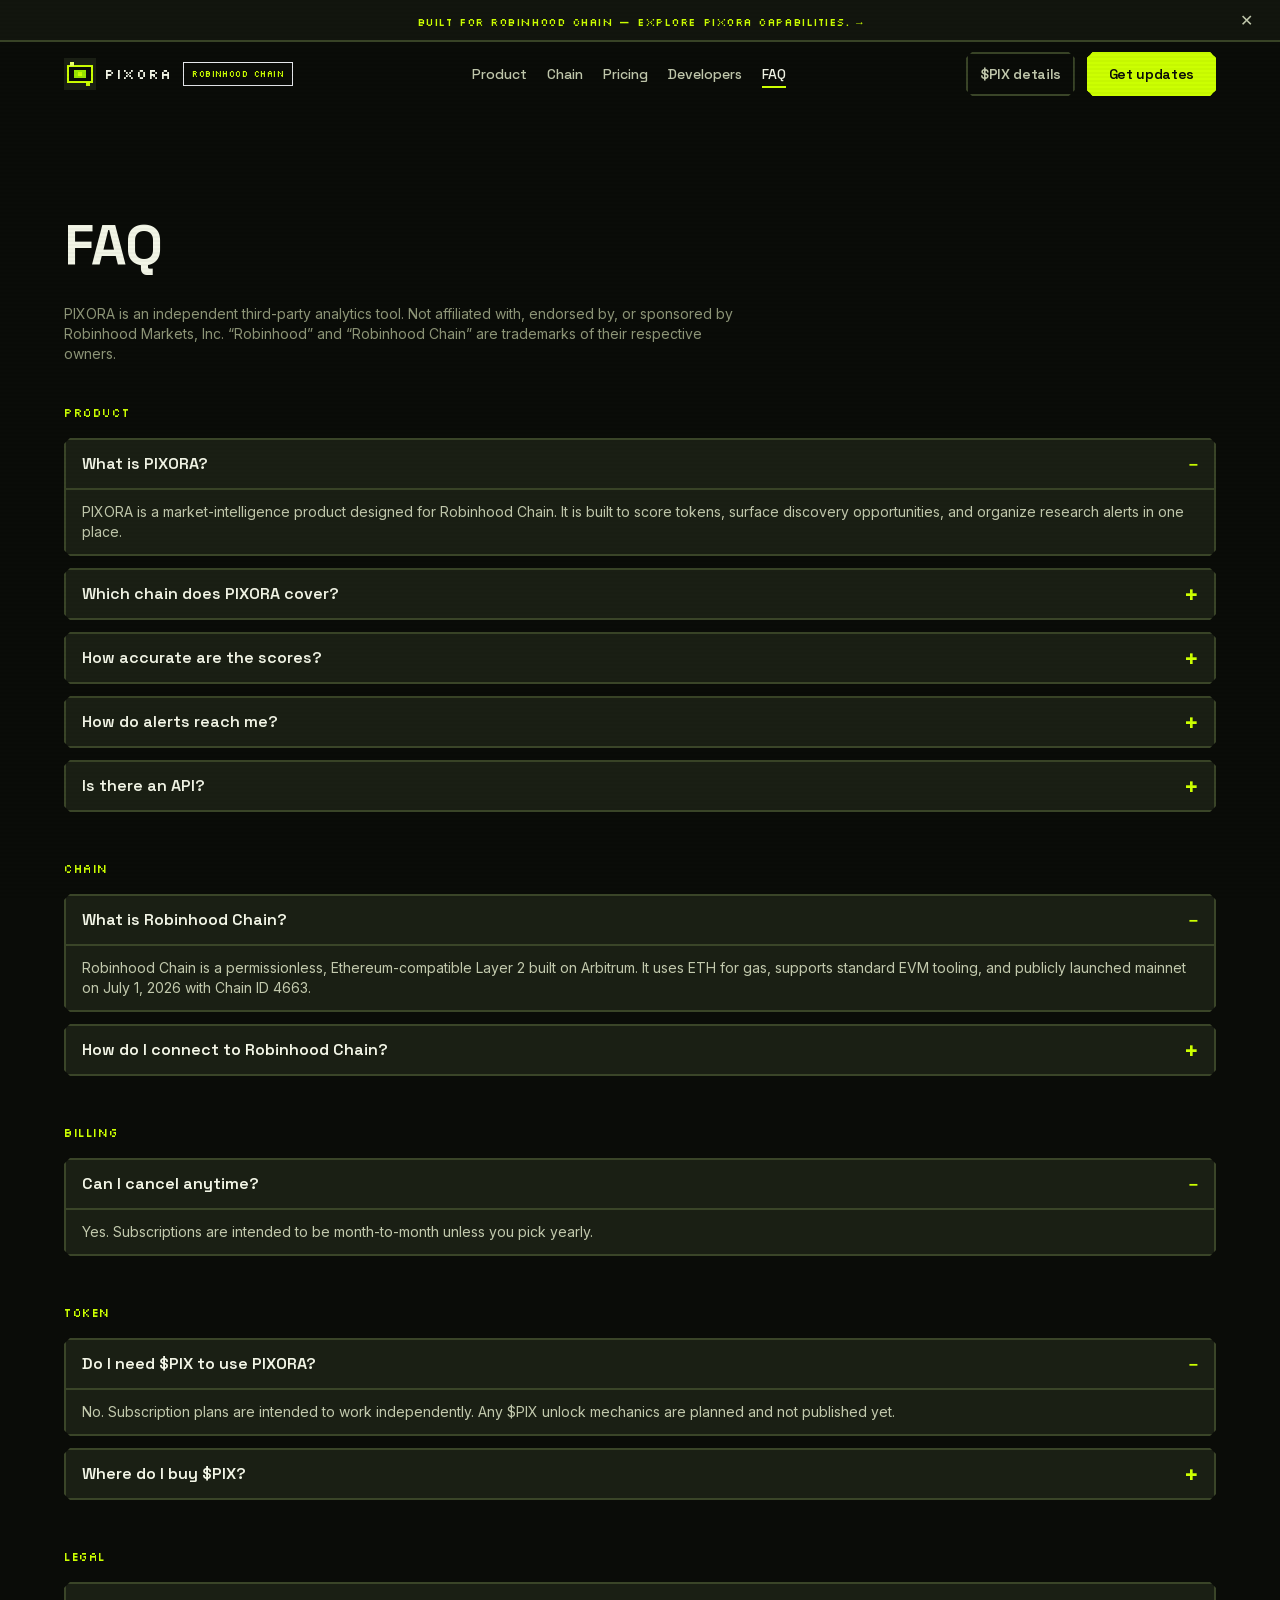
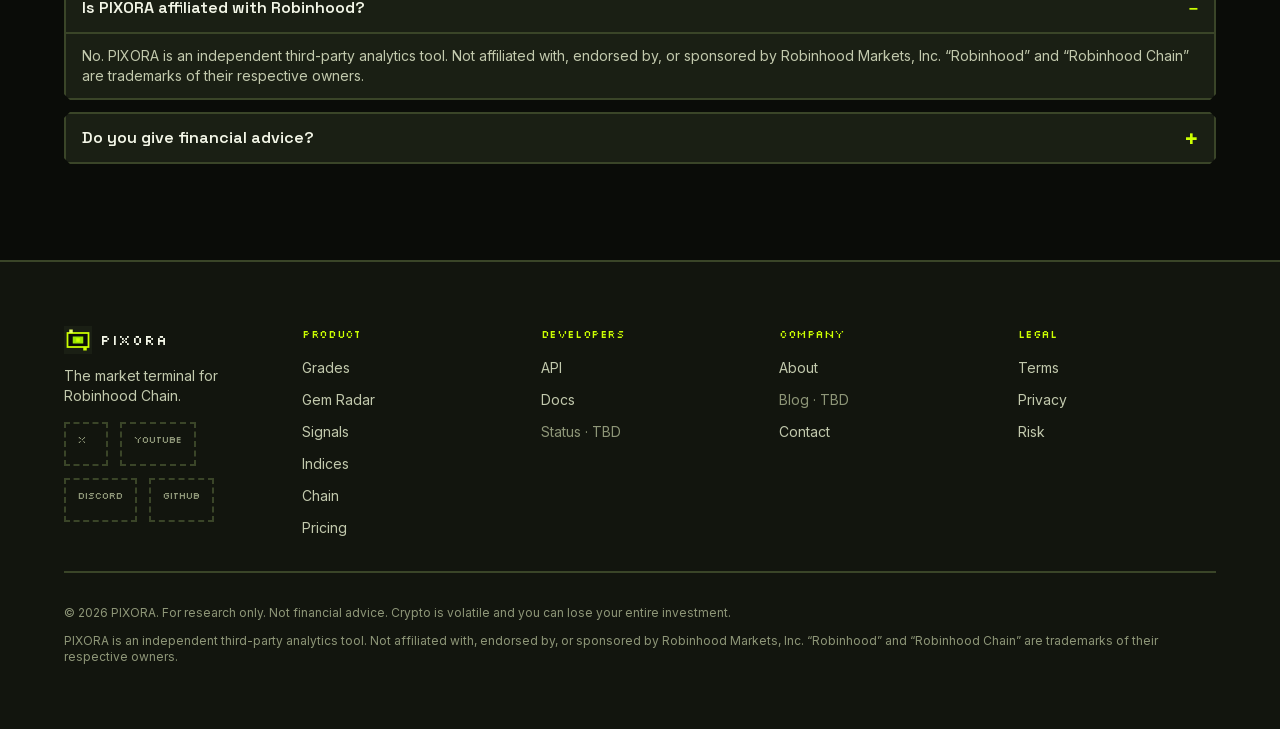
<file: faq/index.html>
<!DOCTYPE html><html lang="en"><head><meta charSet="utf-8"/><meta name="viewport" content="width=device-width, initial-scale=1"/><link rel="preload" href="/_next/static/media/36966cca54120369-s.p.woff2" as="font" crossorigin="" type="font/woff2"/><link rel="preload" href="/_next/static/media/bb3ef058b751a6ad-s.p.woff2" as="font" crossorigin="" type="font/woff2"/><link rel="preload" href="/_next/static/media/cd21efaca8026c00-s.p.woff2" as="font" crossorigin="" type="font/woff2"/><link rel="preload" href="/_next/static/media/e4af272ccee01ff0-s.p.woff2" as="font" crossorigin="" type="font/woff2"/><link rel="stylesheet" href="/_next/static/css/35cbee75a390f89a.css" data-precedence="next"/><link rel="preload" as="script" fetchPriority="low" href="/_next/static/chunks/webpack-b4691cfa1167f748.js"/><script src="/_next/static/chunks/fd9d1056-ac47f7b4a1759b90.js" async=""></script><script src="/_next/static/chunks/117-aba1c39e933ef17c.js" async=""></script><script src="/_next/static/chunks/main-app-b367c24e3bdda0e7.js" async=""></script><script src="/_next/static/chunks/137-a3e1f3eebce6c471.js" async=""></script><script src="/_next/static/chunks/app/faq/page-b61c13d9e639236f.js" async=""></script><script src="/_next/static/chunks/648-72a559f8085f5372.js" async=""></script><script src="/_next/static/chunks/app/layout-01cf47c1a07978c9.js" async=""></script><script src="/_next/static/chunks/372-f726cdbb1d85a0af.js" async=""></script><script src="/_next/static/chunks/app/not-found-d607668b0bb4908e.js" async=""></script><script src="/_next/static/chunks/421-0b4ce9732d44ec09.js" async=""></script><script src="/_next/static/chunks/app/page-2056bea8f0530fa7.js" async=""></script><meta name="theme-color" content="#0A0C08"/><title>FAQ · PIXORA</title><meta name="description" content="Frequently asked questions about PIXORA and Robinhood Chain coverage, product, billing, token, and legal."/><meta name="keywords" content="Robinhood Chain,Robinhood Chain analytics,Robinhood Chain tokens,crypto analytics,token scores,market intelligence,AI crypto research"/><meta name="robots" content="index, follow"/><meta property="og:title" content="PIXORA — Market intelligence for Robinhood Chain"/><meta property="og:description" content="Token scores, discovery tools, and structured alerts designed for Robinhood Chain. Research only."/><meta property="og:site_name" content="PIXORA"/><meta property="og:image" content="https://pixora.example/img/og.svg"/><meta property="og:image:width" content="1200"/><meta property="og:image:height" content="630"/><meta property="og:image:alt" content="PIXORA — Market intelligence for Robinhood Chain"/><meta property="og:type" content="website"/><meta name="twitter:card" content="summary_large_image"/><meta name="twitter:title" content="PIXORA — Market intelligence for Robinhood Chain"/><meta name="twitter:description" content="Token scores, discovery tools, and structured alerts designed for Robinhood Chain."/><meta name="twitter:image" content="https://pixora.example/img/og.svg"/><link rel="icon" href="/icons/icon.svg" type="image/svg+xml"/><link rel="apple-touch-icon" href="/icons/icon.svg"/><meta name="next-size-adjust"/><script src="/_next/static/chunks/polyfills-42372ed130431b0a.js" noModule=""></script></head><body class="__variable_0f99ce __variable_dd5b2f __variable_f367f3 __variable_3c557b font-sans"><div aria-hidden="true" class="pointer-events-none fixed inset-0 z-[70] opacity-[0.035]" style="background-image:repeating-linear-gradient(0deg, transparent, transparent 2px, rgba(0,0,0,.8) 2px, rgba(0,0,0,.8) 4px)"></div><header class="sticky top-0 z-40 border-b-2 transition-colors duration-pixel border-transparent bg-transparent"><div class="mx-auto flex h-16 max-w-container items-center justify-between gap-3 px-4 md:px-6"><div class="flex min-w-0 items-center gap-2 sm:gap-3"><a class="flex min-w-0 items-center gap-2 text-text" href="/"><svg viewBox="0 0 32 32" class="h-8 w-8 shrink-0" aria-hidden="true" fill="none" xmlns="http://www.w3.org/2000/svg"><rect width="32" height="32" fill="#1A1F14"></rect><rect x="4" y="8" width="24" height="16" fill="#0A0C08" stroke="#CCFF01" stroke-width="2"></rect><rect x="10" y="12" width="12" height="8" fill="#9AE600"></rect><rect x="14" y="14" width="4" height="4" fill="#CCFF01"></rect><rect x="6" y="4" width="4" height="4" fill="#E8FF66"></rect><rect x="22" y="24" width="4" height="4" fill="#CCFF01"></rect></svg><span class="font-pixel text-sm tracking-wider">PIXORA</span></a><span class="hidden max-w-[9.5rem] truncate border border-secondary/50 bg-secondary/10 px-2 py-1 font-pixel text-[9px] uppercase tracking-wider text-secondary sm:inline-block md:max-w-none">Robinhood Chain</span></div><nav class="hidden items-center gap-5 xl:flex" aria-label="Primary"><a class="group relative font-heading text-sm font-medium transition-colors duration-pixel text-text-muted hover:text-text" href="/#pillars">Product<span class="absolute -bottom-1 left-0 h-0.5 bg-secondary transition-all duration-pixel w-0 group-hover:w-full"></span></a><a class="group relative font-heading text-sm font-medium transition-colors duration-pixel text-text-muted hover:text-text" href="/#chain">Chain<span class="absolute -bottom-1 left-0 h-0.5 bg-secondary transition-all duration-pixel w-0 group-hover:w-full"></span></a><a class="group relative font-heading text-sm font-medium transition-colors duration-pixel text-text-muted hover:text-text" href="/pricing/">Pricing<span class="absolute -bottom-1 left-0 h-0.5 bg-secondary transition-all duration-pixel w-0 group-hover:w-full"></span></a><a class="group relative font-heading text-sm font-medium transition-colors duration-pixel text-text-muted hover:text-text" href="/developers/">Developers<span class="absolute -bottom-1 left-0 h-0.5 bg-secondary transition-all duration-pixel w-0 group-hover:w-full"></span></a><a aria-current="page" class="group relative font-heading text-sm font-medium transition-colors duration-pixel text-text" href="/faq/">FAQ<span class="absolute -bottom-1 left-0 h-0.5 bg-secondary transition-all duration-pixel w-full"></span></a></nav><div class="hidden items-center gap-3 lg:flex"><a class="inline-flex items-center justify-center gap-2 py-2.5 font-heading text-sm font-semibold tracking-tight clip-pixel transition-all duration-pixel ease-pixel active:translate-y-0.5 active:shadow-none disabled:cursor-not-allowed disabled:opacity-40 disabled:active:translate-y-0 focus-visible:outline-2 focus-visible:outline-offset-2 focus-visible:outline-secondary bg-transparent text-text-muted border-2 border-line hover:text-secondary hover:border-secondary min-h-10 px-3" href="/#token">$PIX details</a><a class="inline-flex min-h-11 items-center justify-center gap-2 px-5 py-2.5 font-heading text-sm font-semibold tracking-tight clip-pixel transition-all duration-pixel ease-pixel active:translate-y-0.5 active:shadow-none disabled:cursor-not-allowed disabled:opacity-40 disabled:active:translate-y-0 focus-visible:outline-2 focus-visible:outline-offset-2 focus-visible:outline-secondary bg-primary text-on-primary border-2 border-primary hover:bg-primary-press shadow-hard hover:shadow-hard-sm" href="/#final-cta">Get updates</a></div><button type="button" class="min-h-11 min-w-11 border-2 border-line px-3 font-pixel text-xs text-secondary lg:hidden" aria-label="Open menu" aria-expanded="false" aria-controls=":R3cq:">MENU</button></div></header><main class="min-w-0 overflow-x-hidden"><script type="application/ld+json">{"@context":"https://schema.org","@type":"FAQPage","mainEntity":[{"@type":"Question","name":"What is PIXORA?","acceptedAnswer":{"@type":"Answer","text":"PIXORA is a market-intelligence product designed for Robinhood Chain. It is built to score tokens, surface discovery opportunities, and organize research alerts in one place."}},{"@type":"Question","name":"Which chain does PIXORA cover?","acceptedAnswer":{"@type":"Answer","text":"PIXORA is built for Robinhood Chain first. The focus is Robinhood Chain tokens, pools, and research workflows rather than spreading thin across every network."}},{"@type":"Question","name":"What is Robinhood Chain?","acceptedAnswer":{"@type":"Answer","text":"Robinhood Chain is a permissionless, Ethereum-compatible Layer 2 built on Arbitrum. It uses ETH for gas, supports standard EVM tooling, and publicly launched mainnet on July 1, 2026 with Chain ID 4663."}},{"@type":"Question","name":"How do I connect to Robinhood Chain?","acceptedAnswer":{"@type":"Answer","text":"Use Chain ID 4663, currency ETH, public RPC https://rpc.mainnet.chain.robinhood.com, and explorer https://robinhoodchain.blockscout.com. Production apps should prefer a provider endpoint such as Alchemy."}},{"@type":"Question","name":"Is PIXORA affiliated with Robinhood?","acceptedAnswer":{"@type":"Answer","text":"No. PIXORA is an independent third-party analytics tool. Not affiliated with, endorsed by, or sponsored by Robinhood Markets, Inc. “Robinhood” and “Robinhood Chain” are trademarks of their respective owners."}},{"@type":"Question","name":"Do you give financial advice?","acceptedAnswer":{"@type":"Answer","text":"No. PIXORA is a research tool. Everything here is information, not advice — you make your own decisions."}},{"@type":"Question","name":"How accurate are the scores?","acceptedAnswer":{"@type":"Answer","text":"They are model outputs based on many data points. They can shift with the market and can be wrong. Use them as one input, not gospel."}},{"@type":"Question","name":"How do alerts reach me?","acceptedAnswer":{"@type":"Answer","text":"Email, Telegram, Discord, or SMS — you choose once delivery channels are enabled."}},{"@type":"Question","name":"Do I need $PIX to use PIXORA?","acceptedAnswer":{"@type":"Answer","text":"No. Subscription plans are intended to work independently. Any $PIX unlock mechanics are planned and not published yet."}},{"@type":"Question","name":"Can I cancel anytime?","acceptedAnswer":{"@type":"Answer","text":"Yes. Subscriptions are intended to be month-to-month unless you pick yearly."}},{"@type":"Question","name":"Is there an API?","acceptedAnswer":{"@type":"Answer","text":"An API surface for Robinhood Chain prices, scores, gems, and signals is part of the product design. Current snippets are illustrative until docs are published."}},{"@type":"Question","name":"Where do I buy $PIX?","acceptedAnswer":{"@type":"Answer","text":"Not yet. Network and contract details for $PIX are TBD. Do not trust unofficial addresses."}}]}</script><section class="py-16 md:py-24"><div class="mx-auto w-full max-w-container px-4 md:px-6"><h1 class="mb-4 font-heading text-[40px] font-bold tracking-tight md:text-[56px]">FAQ</h1><p class="mb-10 max-w-2xl text-sm text-text-dim">PIXORA is an independent third-party analytics tool. Not affiliated with, endorsed by, or sponsored by Robinhood Markets, Inc. “Robinhood” and “Robinhood Chain” are trademarks of their respective owners.</p><div class="space-y-12"><div><h2 class="mb-4 font-pixel text-[12px] uppercase tracking-wider text-secondary">Product</h2><div class="space-y-3"><div class="border-2 border-line bg-card shadow-hard clip-pixel"><h3><button id=":R8ujtscq:-button-0" type="button" aria-expanded="true" aria-controls=":R8ujtscq:-panel-0" class="flex min-h-11 w-full items-center justify-between gap-4 px-4 py-3 text-left font-heading text-base font-semibold text-text hover:text-secondary focus-visible:outline focus-visible:outline-2 focus-visible:outline-offset-[-2px] focus-visible:outline-secondary"><span>What is PIXORA?</span><span aria-hidden="true" class="font-pixel text-secondary">−</span></button></h3><div id=":R8ujtscq:-panel-0" role="region" aria-labelledby=":R8ujtscq:-button-0" class="border-t-2 border-line px-4 py-3 text-sm text-text-muted">PIXORA is a market-intelligence product designed for Robinhood Chain. It is built to score tokens, surface discovery opportunities, and organize research alerts in one place.</div></div><div class="border-2 border-line bg-card shadow-hard clip-pixel"><h3><button id=":R8ujtscq:-button-1" type="button" aria-expanded="false" aria-controls=":R8ujtscq:-panel-1" class="flex min-h-11 w-full items-center justify-between gap-4 px-4 py-3 text-left font-heading text-base font-semibold text-text hover:text-secondary focus-visible:outline focus-visible:outline-2 focus-visible:outline-offset-[-2px] focus-visible:outline-secondary"><span>Which chain does PIXORA cover?</span><span aria-hidden="true" class="font-pixel text-secondary">+</span></button></h3><div id=":R8ujtscq:-panel-1" role="region" aria-labelledby=":R8ujtscq:-button-1" hidden="" class="border-t-2 border-line px-4 py-3 text-sm text-text-muted">PIXORA is built for Robinhood Chain first. The focus is Robinhood Chain tokens, pools, and research workflows rather than spreading thin across every network.</div></div><div class="border-2 border-line bg-card shadow-hard clip-pixel"><h3><button id=":R8ujtscq:-button-2" type="button" aria-expanded="false" aria-controls=":R8ujtscq:-panel-2" class="flex min-h-11 w-full items-center justify-between gap-4 px-4 py-3 text-left font-heading text-base font-semibold text-text hover:text-secondary focus-visible:outline focus-visible:outline-2 focus-visible:outline-offset-[-2px] focus-visible:outline-secondary"><span>How accurate are the scores?</span><span aria-hidden="true" class="font-pixel text-secondary">+</span></button></h3><div id=":R8ujtscq:-panel-2" role="region" aria-labelledby=":R8ujtscq:-button-2" hidden="" class="border-t-2 border-line px-4 py-3 text-sm text-text-muted">They are model outputs based on many data points. They can shift with the market and can be wrong. Use them as one input, not gospel.</div></div><div class="border-2 border-line bg-card shadow-hard clip-pixel"><h3><button id=":R8ujtscq:-button-3" type="button" aria-expanded="false" aria-controls=":R8ujtscq:-panel-3" class="flex min-h-11 w-full items-center justify-between gap-4 px-4 py-3 text-left font-heading text-base font-semibold text-text hover:text-secondary focus-visible:outline focus-visible:outline-2 focus-visible:outline-offset-[-2px] focus-visible:outline-secondary"><span>How do alerts reach me?</span><span aria-hidden="true" class="font-pixel text-secondary">+</span></button></h3><div id=":R8ujtscq:-panel-3" role="region" aria-labelledby=":R8ujtscq:-button-3" hidden="" class="border-t-2 border-line px-4 py-3 text-sm text-text-muted">Email, Telegram, Discord, or SMS — you choose once delivery channels are enabled.</div></div><div class="border-2 border-line bg-card shadow-hard clip-pixel"><h3><button id=":R8ujtscq:-button-4" type="button" aria-expanded="false" aria-controls=":R8ujtscq:-panel-4" class="flex min-h-11 w-full items-center justify-between gap-4 px-4 py-3 text-left font-heading text-base font-semibold text-text hover:text-secondary focus-visible:outline focus-visible:outline-2 focus-visible:outline-offset-[-2px] focus-visible:outline-secondary"><span>Is there an API?</span><span aria-hidden="true" class="font-pixel text-secondary">+</span></button></h3><div id=":R8ujtscq:-panel-4" role="region" aria-labelledby=":R8ujtscq:-button-4" hidden="" class="border-t-2 border-line px-4 py-3 text-sm text-text-muted">An API surface for Robinhood Chain prices, scores, gems, and signals is part of the product design. Current snippets are illustrative until docs are published.</div></div></div></div><div><h2 class="mb-4 font-pixel text-[12px] uppercase tracking-wider text-secondary">Chain</h2><div class="space-y-3"><div class="border-2 border-line bg-card shadow-hard clip-pixel"><h3><button id=":R9ejtscq:-button-0" type="button" aria-expanded="true" aria-controls=":R9ejtscq:-panel-0" class="flex min-h-11 w-full items-center justify-between gap-4 px-4 py-3 text-left font-heading text-base font-semibold text-text hover:text-secondary focus-visible:outline focus-visible:outline-2 focus-visible:outline-offset-[-2px] focus-visible:outline-secondary"><span>What is Robinhood Chain?</span><span aria-hidden="true" class="font-pixel text-secondary">−</span></button></h3><div id=":R9ejtscq:-panel-0" role="region" aria-labelledby=":R9ejtscq:-button-0" class="border-t-2 border-line px-4 py-3 text-sm text-text-muted">Robinhood Chain is a permissionless, Ethereum-compatible Layer 2 built on Arbitrum. It uses ETH for gas, supports standard EVM tooling, and publicly launched mainnet on July 1, 2026 with Chain ID 4663.</div></div><div class="border-2 border-line bg-card shadow-hard clip-pixel"><h3><button id=":R9ejtscq:-button-1" type="button" aria-expanded="false" aria-controls=":R9ejtscq:-panel-1" class="flex min-h-11 w-full items-center justify-between gap-4 px-4 py-3 text-left font-heading text-base font-semibold text-text hover:text-secondary focus-visible:outline focus-visible:outline-2 focus-visible:outline-offset-[-2px] focus-visible:outline-secondary"><span>How do I connect to Robinhood Chain?</span><span aria-hidden="true" class="font-pixel text-secondary">+</span></button></h3><div id=":R9ejtscq:-panel-1" role="region" aria-labelledby=":R9ejtscq:-button-1" hidden="" class="border-t-2 border-line px-4 py-3 text-sm text-text-muted">Use Chain ID 4663, currency ETH, public RPC https://rpc.mainnet.chain.robinhood.com, and explorer https://robinhoodchain.blockscout.com. Production apps should prefer a provider endpoint such as Alchemy.</div></div></div></div><div><h2 class="mb-4 font-pixel text-[12px] uppercase tracking-wider text-secondary">Billing</h2><div class="space-y-3"><div class="border-2 border-line bg-card shadow-hard clip-pixel"><h3><button id=":R9ujtscq:-button-0" type="button" aria-expanded="true" aria-controls=":R9ujtscq:-panel-0" class="flex min-h-11 w-full items-center justify-between gap-4 px-4 py-3 text-left font-heading text-base font-semibold text-text hover:text-secondary focus-visible:outline focus-visible:outline-2 focus-visible:outline-offset-[-2px] focus-visible:outline-secondary"><span>Can I cancel anytime?</span><span aria-hidden="true" class="font-pixel text-secondary">−</span></button></h3><div id=":R9ujtscq:-panel-0" role="region" aria-labelledby=":R9ujtscq:-button-0" class="border-t-2 border-line px-4 py-3 text-sm text-text-muted">Yes. Subscriptions are intended to be month-to-month unless you pick yearly.</div></div></div></div><div><h2 class="mb-4 font-pixel text-[12px] uppercase tracking-wider text-secondary">Token</h2><div class="space-y-3"><div class="border-2 border-line bg-card shadow-hard clip-pixel"><h3><button id=":Raejtscq:-button-0" type="button" aria-expanded="true" aria-controls=":Raejtscq:-panel-0" class="flex min-h-11 w-full items-center justify-between gap-4 px-4 py-3 text-left font-heading text-base font-semibold text-text hover:text-secondary focus-visible:outline focus-visible:outline-2 focus-visible:outline-offset-[-2px] focus-visible:outline-secondary"><span>Do I need $PIX to use PIXORA?</span><span aria-hidden="true" class="font-pixel text-secondary">−</span></button></h3><div id=":Raejtscq:-panel-0" role="region" aria-labelledby=":Raejtscq:-button-0" class="border-t-2 border-line px-4 py-3 text-sm text-text-muted">No. Subscription plans are intended to work independently. Any $PIX unlock mechanics are planned and not published yet.</div></div><div class="border-2 border-line bg-card shadow-hard clip-pixel"><h3><button id=":Raejtscq:-button-1" type="button" aria-expanded="false" aria-controls=":Raejtscq:-panel-1" class="flex min-h-11 w-full items-center justify-between gap-4 px-4 py-3 text-left font-heading text-base font-semibold text-text hover:text-secondary focus-visible:outline focus-visible:outline-2 focus-visible:outline-offset-[-2px] focus-visible:outline-secondary"><span>Where do I buy $PIX?</span><span aria-hidden="true" class="font-pixel text-secondary">+</span></button></h3><div id=":Raejtscq:-panel-1" role="region" aria-labelledby=":Raejtscq:-button-1" hidden="" class="border-t-2 border-line px-4 py-3 text-sm text-text-muted">Not yet. Network and contract details for $PIX are TBD. Do not trust unofficial addresses.</div></div></div></div><div><h2 class="mb-4 font-pixel text-[12px] uppercase tracking-wider text-secondary">Legal</h2><div class="space-y-3"><div class="border-2 border-line bg-card shadow-hard clip-pixel"><h3><button id=":Raujtscq:-button-0" type="button" aria-expanded="true" aria-controls=":Raujtscq:-panel-0" class="flex min-h-11 w-full items-center justify-between gap-4 px-4 py-3 text-left font-heading text-base font-semibold text-text hover:text-secondary focus-visible:outline focus-visible:outline-2 focus-visible:outline-offset-[-2px] focus-visible:outline-secondary"><span>Is PIXORA affiliated with Robinhood?</span><span aria-hidden="true" class="font-pixel text-secondary">−</span></button></h3><div id=":Raujtscq:-panel-0" role="region" aria-labelledby=":Raujtscq:-button-0" class="border-t-2 border-line px-4 py-3 text-sm text-text-muted">No. PIXORA is an independent third-party analytics tool. Not affiliated with, endorsed by, or sponsored by Robinhood Markets, Inc. “Robinhood” and “Robinhood Chain” are trademarks of their respective owners.</div></div><div class="border-2 border-line bg-card shadow-hard clip-pixel"><h3><button id=":Raujtscq:-button-1" type="button" aria-expanded="false" aria-controls=":Raujtscq:-panel-1" class="flex min-h-11 w-full items-center justify-between gap-4 px-4 py-3 text-left font-heading text-base font-semibold text-text hover:text-secondary focus-visible:outline focus-visible:outline-2 focus-visible:outline-offset-[-2px] focus-visible:outline-secondary"><span>Do you give financial advice?</span><span aria-hidden="true" class="font-pixel text-secondary">+</span></button></h3><div id=":Raujtscq:-panel-1" role="region" aria-labelledby=":Raujtscq:-button-1" hidden="" class="border-t-2 border-line px-4 py-3 text-sm text-text-muted">No. PIXORA is a research tool. Everything here is information, not advice — you make your own decisions.</div></div></div></div></div></div></section></main><footer class="border-t-2 border-line bg-surface py-12 md:py-16"><div class="mx-auto w-full max-w-container px-4 md:px-6"><div class="grid grid-cols-2 gap-10 md:grid-cols-3 lg:grid-cols-5"><div class="col-span-2 md:col-span-3 lg:col-span-1"><a class="mb-3 flex items-center gap-2" href="/"><svg viewBox="0 0 32 32" class="h-7 w-7" aria-hidden="true" fill="none" xmlns="http://www.w3.org/2000/svg"><rect width="32" height="32" fill="#1A1F14"></rect><rect x="4" y="8" width="24" height="16" fill="#0A0C08" stroke="#CCFF01" stroke-width="2"></rect><rect x="10" y="12" width="12" height="8" fill="#9AE600"></rect><rect x="14" y="14" width="4" height="4" fill="#CCFF01"></rect><rect x="6" y="4" width="4" height="4" fill="#E8FF66"></rect><rect x="22" y="24" width="4" height="4" fill="#CCFF01"></rect></svg><span class="font-pixel text-sm tracking-wider text-text">PIXORA</span></a><p class="mb-4 text-sm text-text-muted">The market terminal for Robinhood Chain.</p><div class="flex flex-wrap gap-3"><span class="min-h-11 min-w-11 border-2 border-dashed border-line px-3 py-2 font-pixel text-[10px] uppercase text-text-dim" title="Link TBD">X</span><span class="min-h-11 min-w-11 border-2 border-dashed border-line px-3 py-2 font-pixel text-[10px] uppercase text-text-dim" title="Link TBD">YouTube</span><span class="min-h-11 min-w-11 border-2 border-dashed border-line px-3 py-2 font-pixel text-[10px] uppercase text-text-dim" title="Link TBD">Discord</span><span class="min-h-11 min-w-11 border-2 border-dashed border-line px-3 py-2 font-pixel text-[10px] uppercase text-text-dim" title="Link TBD">GitHub</span></div></div><div><h3 class="mb-3 font-pixel text-[11px] uppercase tracking-wider text-secondary">Product</h3><ul class="space-y-2"><li><a class="text-sm text-text-muted hover:text-text" href="/#dual-grade">Grades</a></li><li><a class="text-sm text-text-muted hover:text-text" href="/#gem-radar">Gem Radar</a></li><li><a class="text-sm text-text-muted hover:text-text" href="/#signals">Signals</a></li><li><a class="text-sm text-text-muted hover:text-text" href="/#indices">Indices</a></li><li><a class="text-sm text-text-muted hover:text-text" href="/#chain">Chain</a></li><li><a class="text-sm text-text-muted hover:text-text" href="/pricing/">Pricing</a></li></ul></div><div><h3 class="mb-3 font-pixel text-[11px] uppercase tracking-wider text-secondary">Developers</h3><ul class="space-y-2"><li><a class="text-sm text-text-muted hover:text-text" href="/developers/">API</a></li><li><a class="text-sm text-text-muted hover:text-text" href="/developers/docs/">Docs</a></li><li><span class="text-sm text-text-dim">Status<!-- --> · TBD</span></li></ul></div><div><h3 class="mb-3 font-pixel text-[11px] uppercase tracking-wider text-secondary">Company</h3><ul class="space-y-2"><li><a class="text-sm text-text-muted hover:text-text" href="/about/">About</a></li><li><span class="text-sm text-text-dim">Blog<!-- --> · TBD</span></li><li><a class="text-sm text-text-muted hover:text-text" href="/#final-cta">Contact</a></li></ul></div><div><h3 class="mb-3 font-pixel text-[11px] uppercase tracking-wider text-secondary">Legal</h3><ul class="space-y-2"><li><a class="text-sm text-text-muted hover:text-text" href="/legal/terms/">Terms</a></li><li><a class="text-sm text-text-muted hover:text-text" href="/legal/privacy/">Privacy</a></li><li><a class="text-sm text-text-muted hover:text-text" href="/legal/risk/">Risk</a></li></ul></div></div><div class="h-0.5 w-full bg-line my-8" role="separator" aria-hidden="true"></div><p class="text-xs text-text-dim">© 2026 PIXORA. For research only. Not financial advice. Crypto is volatile and you can lose your entire investment.</p><p class="mt-3 text-xs text-text-dim">PIXORA is an independent third-party analytics tool. Not affiliated with, endorsed by, or sponsored by Robinhood Markets, Inc. “Robinhood” and “Robinhood Chain” are trademarks of their respective owners.</p></div></footer><div class="pointer-events-none fixed bottom-4 right-4 z-[60] flex flex-col gap-2" aria-live="polite"></div><script src="/_next/static/chunks/webpack-b4691cfa1167f748.js" async=""></script><script>(self.__next_f=self.__next_f||[]).push([0]);self.__next_f.push([2,null])</script><script>self.__next_f.push([1,"1:HL[\"/_next/static/media/36966cca54120369-s.p.woff2\",\"font\",{\"crossOrigin\":\"\",\"type\":\"font/woff2\"}]\n2:HL[\"/_next/static/media/bb3ef058b751a6ad-s.p.woff2\",\"font\",{\"crossOrigin\":\"\",\"type\":\"font/woff2\"}]\n3:HL[\"/_next/static/media/cd21efaca8026c00-s.p.woff2\",\"font\",{\"crossOrigin\":\"\",\"type\":\"font/woff2\"}]\n4:HL[\"/_next/static/media/e4af272ccee01ff0-s.p.woff2\",\"font\",{\"crossOrigin\":\"\",\"type\":\"font/woff2\"}]\n5:HL[\"/_next/static/css/35cbee75a390f89a.css\",\"style\"]\n"])</script><script>self.__next_f.push([1,"6:I[2846,[],\"\"]\n9:I[3145,[\"137\",\"static/chunks/137-a3e1f3eebce6c471.js\",\"799\",\"static/chunks/app/faq/page-b61c13d9e639236f.js\"],\"Accordion\"]\na:I[4707,[],\"\"]\nb:I[6423,[],\"\"]\nc:I[5505,[\"137\",\"static/chunks/137-a3e1f3eebce6c471.js\",\"648\",\"static/chunks/648-72a559f8085f5372.js\",\"185\",\"static/chunks/app/layout-01cf47c1a07978c9.js\"],\"ToastProvider\"]\nd:I[4822,[\"137\",\"static/chunks/137-a3e1f3eebce6c471.js\",\"648\",\"static/chunks/648-72a559f8085f5372.js\",\"185\",\"static/chunks/app/layout-01cf47c1a07978c9.js\"],\"ScanlineOverlay\"]\ne:I[1106,[\"137\",\"static/chunks/137-a3e1f3eebce6c471.js\",\"648\",\"static/chunks/648-72a559f8085f5372.js\",\"185\",\"static/chunks/app/layout-01cf47c1a07978c9.js\"],\"AnnouncementBar\"]\nf:I[3689,[\"137\",\"static/chunks/137-a3e1f3eebce6c471.js\",\"648\",\"static/chunks/648-72a559f8085f5372.js\",\"185\",\"static/chunks/app/layout-01cf47c1a07978c9.js\"],\"Navbar\"]\n10:I[5990,[\"137\",\"static/chunks/137-a3e1f3eebce6c471.js\",\"648\",\"static/chunks/648-72a559f8085f5372.js\",\"372\",\"static/chunks/372-f726cdbb1d85a0af.js\",\"160\",\"static/chunks/app/not-found-d607668b0bb4908e.js\"],\"Mascot\"]\n11:I[6908,[\"137\",\"static/chunks/137-a3e1f3eebce6c471.js\",\"648\",\"static/chunks/648-72a559f8085f5372.js\",\"372\",\"static/chunks/372-f726cdbb1d85a0af.js\",\"421\",\"static/chunks/421-0b4ce9732d44ec09.js\",\"931\",\"static/chunks/app/page-2056bea8f0530fa7.js\"],\"PixelButton\"]\n12:I[2972,[\"137\",\"static/chunks/137-a3e1f3eebce6c471.js\",\"648\",\"static/chunks/648-72a559f8085f5372.js\",\"372\",\"static/chunks/372-f726cdbb1d85a0af.js\",\"421\",\"static/chunks/421-0b4ce9732d44ec09.js\",\"931\",\"static/chunks/app/page-2056bea8f0530fa7.js\"],\"\"]\n14:I[1060,[],\"\"]\n8:Tbc6,"])</script><script>self.__next_f.push([1,"{\"@context\":\"https://schema.org\",\"@type\":\"FAQPage\",\"mainEntity\":[{\"@type\":\"Question\",\"name\":\"What is PIXORA?\",\"acceptedAnswer\":{\"@type\":\"Answer\",\"text\":\"PIXORA is a market-intelligence product designed for Robinhood Chain. It is built to score tokens, surface discovery opportunities, and organize research alerts in one place.\"}},{\"@type\":\"Question\",\"name\":\"Which chain does PIXORA cover?\",\"acceptedAnswer\":{\"@type\":\"Answer\",\"text\":\"PIXORA is built for Robinhood Chain first. The focus is Robinhood Chain tokens, pools, and research workflows rather than spreading thin across every network.\"}},{\"@type\":\"Question\",\"name\":\"What is Robinhood Chain?\",\"acceptedAnswer\":{\"@type\":\"Answer\",\"text\":\"Robinhood Chain is a permissionless, Ethereum-compatible Layer 2 built on Arbitrum. It uses ETH for gas, supports standard EVM tooling, and publicly launched mainnet on July 1, 2026 with Chain ID 4663.\"}},{\"@type\":\"Question\",\"name\":\"How do I connect to Robinhood Chain?\",\"acceptedAnswer\":{\"@type\":\"Answer\",\"text\":\"Use Chain ID 4663, currency ETH, public RPC https://rpc.mainnet.chain.robinhood.com, and explorer https://robinhoodchain.blockscout.com. Production apps should prefer a provider endpoint such as Alchemy.\"}},{\"@type\":\"Question\",\"name\":\"Is PIXORA affiliated with Robinhood?\",\"acceptedAnswer\":{\"@type\":\"Answer\",\"text\":\"No. PIXORA is an independent third-party analytics tool. Not affiliated with, endorsed by, or sponsored by Robinhood Markets, Inc. “Robinhood” and “Robinhood Chain” are trademarks of their respective owners.\"}},{\"@type\":\"Question\",\"name\":\"Do you give financial advice?\",\"acceptedAnswer\":{\"@type\":\"Answer\",\"text\":\"No. PIXORA is a research tool. Everything here is information, not advice — you make your own decisions.\"}},{\"@type\":\"Question\",\"name\":\"How accurate are the scores?\",\"acceptedAnswer\":{\"@type\":\"Answer\",\"text\":\"They are model outputs based on many data points. They can shift with the market and can be wrong. Use them as one input, not gospel.\"}},{\"@type\":\"Question\",\"name\":\"How do alerts reach me?\",\"acceptedAnswer\":{\"@type\":\"Answer\",\"text\":\"Email, Telegram, Discord, or SMS — you choose once delivery channels are enabled.\"}},{\"@type\":\"Question\",\"name\":\"Do I need $PIX to use PIXORA?\",\"acceptedAnswer\":{\"@type\":\"Answer\",\"text\":\"No. Subscription plans are intended to work independently. Any $PIX unlock mechanics are planned and not published yet.\"}},{\"@type\":\"Question\",\"name\":\"Can I cancel anytime?\",\"acceptedAnswer\":{\"@type\":\"Answer\",\"text\":\"Yes. Subscriptions are intended to be month-to-month unless you pick yearly.\"}},{\"@type\":\"Question\",\"name\":\"Is there an API?\",\"acceptedAnswer\":{\"@type\":\"Answer\",\"text\":\"An API surface for Robinhood Chain prices, scores, gems, and signals is part of the product design. Current snippets are illustrative until docs are published.\"}},{\"@type\":\"Question\",\"name\":\"Where do I buy $PIX?\",\"acceptedAnswer\":{\"@type\":\"Answer\",\"text\":\"Not yet. Network and contract details for $PIX are TBD. Do not trust unofficial addresses.\"}}]}"])</script><script>self.__next_f.push([1,"15:[]\n"])</script><script>self.__next_f.push([1,"0:[\"$\",\"$L6\",null,{\"buildId\":\"k33h1KVcFuXXmWMqxDwQR\",\"assetPrefix\":\"\",\"urlParts\":[\"\",\"faq\",\"\"],\"initialTree\":[\"\",{\"children\":[\"faq\",{\"children\":[\"__PAGE__\",{}]}]},\"$undefined\",\"$undefined\",true],\"initialSeedData\":[\"\",{\"children\":[\"faq\",{\"children\":[\"__PAGE__\",{},[[\"$L7\",[[\"$\",\"script\",null,{\"type\":\"application/ld+json\",\"dangerouslySetInnerHTML\":{\"__html\":\"$8\"}}],[\"$\",\"section\",null,{\"className\":\"py-16 md:py-24\",\"children\":[\"$\",\"div\",null,{\"className\":\"mx-auto w-full max-w-container px-4 md:px-6\",\"children\":[[\"$\",\"h1\",null,{\"className\":\"mb-4 font-heading text-[40px] font-bold tracking-tight md:text-[56px]\",\"children\":\"FAQ\"}],[\"$\",\"p\",null,{\"className\":\"mb-10 max-w-2xl text-sm text-text-dim\",\"children\":\"PIXORA is an independent third-party analytics tool. Not affiliated with, endorsed by, or sponsored by Robinhood Markets, Inc. “Robinhood” and “Robinhood Chain” are trademarks of their respective owners.\"}],[\"$\",\"div\",null,{\"className\":\"space-y-12\",\"children\":[[\"$\",\"div\",\"Product\",{\"children\":[[\"$\",\"h2\",null,{\"className\":\"mb-4 font-pixel text-[12px] uppercase tracking-wider text-secondary\",\"children\":\"Product\"}],[\"$\",\"$L9\",null,{\"items\":[{\"group\":\"Product\",\"q\":\"What is PIXORA?\",\"a\":\"PIXORA is a market-intelligence product designed for Robinhood Chain. It is built to score tokens, surface discovery opportunities, and organize research alerts in one place.\"},{\"group\":\"Product\",\"q\":\"Which chain does PIXORA cover?\",\"a\":\"PIXORA is built for Robinhood Chain first. The focus is Robinhood Chain tokens, pools, and research workflows rather than spreading thin across every network.\"},{\"group\":\"Product\",\"q\":\"How accurate are the scores?\",\"a\":\"They are model outputs based on many data points. They can shift with the market and can be wrong. Use them as one input, not gospel.\"},{\"group\":\"Product\",\"q\":\"How do alerts reach me?\",\"a\":\"Email, Telegram, Discord, or SMS — you choose once delivery channels are enabled.\"},{\"group\":\"Product\",\"q\":\"Is there an API?\",\"a\":\"An API surface for Robinhood Chain prices, scores, gems, and signals is part of the product design. Current snippets are illustrative until docs are published.\"}]}]]}],[\"$\",\"div\",\"Chain\",{\"children\":[[\"$\",\"h2\",null,{\"className\":\"mb-4 font-pixel text-[12px] uppercase tracking-wider text-secondary\",\"children\":\"Chain\"}],[\"$\",\"$L9\",null,{\"items\":[{\"group\":\"Chain\",\"q\":\"What is Robinhood Chain?\",\"a\":\"Robinhood Chain is a permissionless, Ethereum-compatible Layer 2 built on Arbitrum. It uses ETH for gas, supports standard EVM tooling, and publicly launched mainnet on July 1, 2026 with Chain ID 4663.\"},{\"group\":\"Chain\",\"q\":\"How do I connect to Robinhood Chain?\",\"a\":\"Use Chain ID 4663, currency ETH, public RPC https://rpc.mainnet.chain.robinhood.com, and explorer https://robinhoodchain.blockscout.com. Production apps should prefer a provider endpoint such as Alchemy.\"}]}]]}],[\"$\",\"div\",\"Billing\",{\"children\":[[\"$\",\"h2\",null,{\"className\":\"mb-4 font-pixel text-[12px] uppercase tracking-wider text-secondary\",\"children\":\"Billing\"}],[\"$\",\"$L9\",null,{\"items\":[{\"group\":\"Billing\",\"q\":\"Can I cancel anytime?\",\"a\":\"Yes. Subscriptions are intended to be month-to-month unless you pick yearly.\"}]}]]}],[\"$\",\"div\",\"Token\",{\"children\":[[\"$\",\"h2\",null,{\"className\":\"mb-4 font-pixel text-[12px] uppercase tracking-wider text-secondary\",\"children\":\"Token\"}],[\"$\",\"$L9\",null,{\"items\":[{\"group\":\"Token\",\"q\":\"Do I need $PIX to use PIXORA?\",\"a\":\"No. Subscription plans are intended to work independently. Any $PIX unlock mechanics are planned and not published yet.\"},{\"group\":\"Token\",\"q\":\"Where do I buy $PIX?\",\"a\":\"Not yet. Network and contract details for $PIX are TBD. Do not trust unofficial addresses.\"}]}]]}],[\"$\",\"div\",\"Legal\",{\"children\":[[\"$\",\"h2\",null,{\"className\":\"mb-4 font-pixel text-[12px] uppercase tracking-wider text-secondary\",\"children\":\"Legal\"}],[\"$\",\"$L9\",null,{\"items\":[{\"group\":\"Legal\",\"q\":\"Is PIXORA affiliated with Robinhood?\",\"a\":\"No. PIXORA is an independent third-party analytics tool. Not affiliated with, endorsed by, or sponsored by Robinhood Markets, Inc. “Robinhood” and “Robinhood Chain” are trademarks of their respective owners.\"},{\"group\":\"Legal\",\"q\":\"Do you give financial advice?\",\"a\":\"No. PIXORA is a research tool. Everything here is information, not advice — you make your own decisions.\"}]}]]}]]}]]}]}]],null],null],null]},[null,[\"$\",\"$La\",null,{\"parallelRouterKey\":\"children\",\"segmentPath\":[\"children\",\"faq\",\"children\"],\"error\":\"$undefined\",\"errorStyles\":\"$undefined\",\"errorScripts\":\"$undefined\",\"template\":[\"$\",\"$Lb\",null,{}],\"templateStyles\":\"$undefined\",\"templateScripts\":\"$undefined\",\"notFound\":\"$undefined\",\"notFoundStyles\":\"$undefined\"}]],null]},[[[[\"$\",\"link\",\"0\",{\"rel\":\"stylesheet\",\"href\":\"/_next/static/css/35cbee75a390f89a.css\",\"precedence\":\"next\",\"crossOrigin\":\"$undefined\"}]],[\"$\",\"html\",null,{\"lang\":\"en\",\"children\":[\"$\",\"body\",null,{\"className\":\"__variable_0f99ce __variable_dd5b2f __variable_f367f3 __variable_3c557b font-sans\",\"children\":[\"$\",\"$Lc\",null,{\"children\":[[\"$\",\"$Ld\",null,{}],[\"$\",\"$Le\",null,{}],[\"$\",\"$Lf\",null,{}],[\"$\",\"main\",null,{\"className\":\"min-w-0 overflow-x-hidden\",\"children\":[\"$\",\"$La\",null,{\"parallelRouterKey\":\"children\",\"segmentPath\":[\"children\"],\"error\":\"$undefined\",\"errorStyles\":\"$undefined\",\"errorScripts\":\"$undefined\",\"template\":[\"$\",\"$Lb\",null,{}],\"templateStyles\":\"$undefined\",\"templateScripts\":\"$undefined\",\"notFound\":[\"$\",\"section\",null,{\"className\":\"py-20 md:py-28\",\"children\":[\"$\",\"div\",null,{\"className\":\"mx-auto w-full max-w-container px-4 md:px-6 flex flex-col items-center text-center\",\"children\":[[\"$\",\"$L10\",null,{\"size\":\"lg\",\"expression\":\"surprise\"}],[\"$\",\"p\",null,{\"className\":\"mt-8 font-pixel text-6xl text-secondary md:text-8xl\",\"children\":\"404\"}],[\"$\",\"p\",null,{\"className\":\"mt-4 font-heading text-xl text-text-muted md:text-2xl\",\"children\":\"This block never got mined.\"}],[\"$\",\"div\",null,{\"className\":\"mt-8\",\"children\":[\"$\",\"$L11\",null,{\"href\":\"/\",\"children\":\"Back to home\"}]}],[\"$\",\"p\",null,{\"className\":\"mt-6 text-sm text-text-dim\",\"children\":[\"Or visit\",\" \",[\"$\",\"$L12\",null,{\"href\":\"/faq\",\"className\":\"text-secondary hover:text-primary\",\"children\":\"FAQ\"}]]}]]}]}],\"notFoundStyles\":[]}]}],[\"$\",\"footer\",null,{\"className\":\"border-t-2 border-line bg-surface py-12 md:py-16\",\"children\":[\"$\",\"div\",null,{\"className\":\"mx-auto w-full max-w-container px-4 md:px-6\",\"children\":[[\"$\",\"div\",null,{\"className\":\"grid grid-cols-2 gap-10 md:grid-cols-3 lg:grid-cols-5\",\"children\":[[\"$\",\"div\",null,{\"className\":\"col-span-2 md:col-span-3 lg:col-span-1\",\"children\":[[\"$\",\"$L12\",null,{\"href\":\"/\",\"className\":\"mb-3 flex items-center gap-2\",\"children\":[[\"$\",\"svg\",null,{\"viewBox\":\"0 0 32 32\",\"className\":\"h-7 w-7\",\"aria-hidden\":true,\"fill\":\"none\",\"xmlns\":\"http://www.w3.org/2000/svg\",\"children\":[[\"$\",\"rect\",null,{\"width\":\"32\",\"height\":\"32\",\"fill\":\"#1A1F14\"}],[\"$\",\"rect\",null,{\"x\":\"4\",\"y\":\"8\",\"width\":\"24\",\"height\":\"16\",\"fill\":\"#0A0C08\",\"stroke\":\"#CCFF01\",\"strokeWidth\":\"2\"}],[\"$\",\"rect\",null,{\"x\":\"10\",\"y\":\"12\",\"width\":\"12\",\"height\":\"8\",\"fill\":\"#9AE600\"}],[\"$\",\"rect\",null,{\"x\":\"14\",\"y\":\"14\",\"width\":\"4\",\"height\":\"4\",\"fill\":\"#CCFF01\"}],[\"$\",\"rect\",null,{\"x\":\"6\",\"y\":\"4\",\"width\":\"4\",\"height\":\"4\",\"fill\":\"#E8FF66\"}],[\"$\",\"rect\",null,{\"x\":\"22\",\"y\":\"24\",\"width\":\"4\",\"height\":\"4\",\"fill\":\"#CCFF01\"}]]}],[\"$\",\"span\",null,{\"className\":\"font-pixel text-sm tracking-wider text-text\",\"children\":\"PIXORA\"}]]}],[\"$\",\"p\",null,{\"className\":\"mb-4 text-sm text-text-muted\",\"children\":\"The market terminal for Robinhood Chain.\"}],[\"$\",\"div\",null,{\"className\":\"flex flex-wrap gap-3\",\"children\":[[\"$\",\"span\",\"X\",{\"className\":\"min-h-11 min-w-11 border-2 border-dashed border-line px-3 py-2 font-pixel text-[10px] uppercase text-text-dim\",\"title\":\"Link TBD\",\"children\":\"X\"}],[\"$\",\"span\",\"YouTube\",{\"className\":\"min-h-11 min-w-11 border-2 border-dashed border-line px-3 py-2 font-pixel text-[10px] uppercase text-text-dim\",\"title\":\"Link TBD\",\"children\":\"YouTube\"}],[\"$\",\"span\",\"Discord\",{\"className\":\"min-h-11 min-w-11 border-2 border-dashed border-line px-3 py-2 font-pixel text-[10px] uppercase text-text-dim\",\"title\":\"Link TBD\",\"children\":\"Discord\"}],[\"$\",\"span\",\"GitHub\",{\"className\":\"min-h-11 min-w-11 border-2 border-dashed border-line px-3 py-2 font-pixel text-[10px] uppercase text-text-dim\",\"title\":\"Link TBD\",\"children\":\"GitHub\"}]]}]]}],[[\"$\",\"div\",\"Product\",{\"children\":[[\"$\",\"h3\",null,{\"className\":\"mb-3 font-pixel text-[11px] uppercase tracking-wider text-secondary\",\"children\":\"Product\"}],[\"$\",\"ul\",null,{\"className\":\"space-y-2\",\"children\":[[\"$\",\"li\",\"Grades\",{\"children\":[\"$\",\"$L12\",null,{\"href\":\"/#dual-grade\",\"className\":\"text-sm text-text-muted hover:text-text\",\"children\":\"Grades\"}]}],[\"$\",\"li\",\"Gem Radar\",{\"children\":[\"$\",\"$L12\",null,{\"href\":\"/#gem-radar\",\"className\":\"text-sm text-text-muted hover:text-text\",\"children\":\"Gem Radar\"}]}],[\"$\",\"li\",\"Signals\",{\"children\":[\"$\",\"$L12\",null,{\"href\":\"/#signals\",\"className\":\"text-sm text-text-muted hover:text-text\",\"children\":\"Signals\"}]}],[\"$\",\"li\",\"Indices\",{\"children\":[\"$\",\"$L12\",null,{\"href\":\"/#indices\",\"className\":\"text-sm text-text-muted hover:text-text\",\"children\":\"Indices\"}]}],[\"$\",\"li\",\"Chain\",{\"children\":[\"$\",\"$L12\",null,{\"href\":\"/#chain\",\"className\":\"text-sm text-text-muted hover:text-text\",\"children\":\"Chain\"}]}],[\"$\",\"li\",\"Pricing\",{\"children\":[\"$\",\"$L12\",null,{\"href\":\"/pricing\",\"className\":\"text-sm text-text-muted hover:text-text\",\"children\":\"Pricing\"}]}]]}]]}],[\"$\",\"div\",\"Developers\",{\"children\":[[\"$\",\"h3\",null,{\"className\":\"mb-3 font-pixel text-[11px] uppercase tracking-wider text-secondary\",\"children\":\"Developers\"}],[\"$\",\"ul\",null,{\"className\":\"space-y-2\",\"children\":[[\"$\",\"li\",\"API\",{\"children\":[\"$\",\"$L12\",null,{\"href\":\"/developers\",\"className\":\"text-sm text-text-muted hover:text-text\",\"children\":\"API\"}]}],[\"$\",\"li\",\"Docs\",{\"children\":[\"$\",\"$L12\",null,{\"href\":\"/developers/docs\",\"className\":\"text-sm text-text-muted hover:text-text\",\"children\":\"Docs\"}]}],[\"$\",\"li\",\"Status\",{\"children\":[\"$\",\"span\",null,{\"className\":\"text-sm text-text-dim\",\"children\":[\"Status\",\" · TBD\"]}]}]]}]]}],[\"$\",\"div\",\"Company\",{\"children\":[[\"$\",\"h3\",null,{\"className\":\"mb-3 font-pixel text-[11px] uppercase tracking-wider text-secondary\",\"children\":\"Company\"}],[\"$\",\"ul\",null,{\"className\":\"space-y-2\",\"children\":[[\"$\",\"li\",\"About\",{\"children\":[\"$\",\"$L12\",null,{\"href\":\"/about\",\"className\":\"text-sm text-text-muted hover:text-text\",\"children\":\"About\"}]}],[\"$\",\"li\",\"Blog\",{\"children\":[\"$\",\"span\",null,{\"className\":\"text-sm text-text-dim\",\"children\":[\"Blog\",\" · TBD\"]}]}],[\"$\",\"li\",\"Contact\",{\"children\":[\"$\",\"$L12\",null,{\"href\":\"/#final-cta\",\"className\":\"text-sm text-text-muted hover:text-text\",\"children\":\"Contact\"}]}]]}]]}],[\"$\",\"div\",\"Legal\",{\"children\":[[\"$\",\"h3\",null,{\"className\":\"mb-3 font-pixel text-[11px] uppercase tracking-wider text-secondary\",\"children\":\"Legal\"}],[\"$\",\"ul\",null,{\"className\":\"space-y-2\",\"children\":[[\"$\",\"li\",\"Terms\",{\"children\":[\"$\",\"$L12\",null,{\"href\":\"/legal/terms\",\"className\":\"text-sm text-text-muted hover:text-text\",\"children\":\"Terms\"}]}],[\"$\",\"li\",\"Privacy\",{\"children\":[\"$\",\"$L12\",null,{\"href\":\"/legal/privacy\",\"className\":\"text-sm text-text-muted hover:text-text\",\"children\":\"Privacy\"}]}],[\"$\",\"li\",\"Risk\",{\"children\":[\"$\",\"$L12\",null,{\"href\":\"/legal/risk\",\"className\":\"text-sm text-text-muted hover:text-text\",\"children\":\"Risk\"}]}]]}]]}]]]}],[\"$\",\"div\",null,{\"className\":\"h-0.5 w-full bg-line my-8\",\"role\":\"separator\",\"aria-hidden\":true}],[\"$\",\"p\",null,{\"className\":\"text-xs text-text-dim\",\"children\":\"© 2026 PIXORA. For research only. Not financial advice. Crypto is volatile and you can lose your entire investment.\"}],[\"$\",\"p\",null,{\"className\":\"mt-3 text-xs text-text-dim\",\"children\":\"PIXORA is an independent third-party analytics tool. Not affiliated with, endorsed by, or sponsored by Robinhood Markets, Inc. “Robinhood” and “Robinhood Chain” are trademarks of their respective owners.\"}]]}]}]]}]}]}]],null],null],\"couldBeIntercepted\":false,\"initialHead\":[null,\"$L13\"],\"globalErrorComponent\":\"$14\",\"missingSlots\":\"$W15\"}]\n"])</script><script>self.__next_f.push([1,"13:[[\"$\",\"meta\",\"0\",{\"name\":\"viewport\",\"content\":\"width=device-width, initial-scale=1\"}],[\"$\",\"meta\",\"1\",{\"name\":\"theme-color\",\"content\":\"#0A0C08\"}],[\"$\",\"meta\",\"2\",{\"charSet\":\"utf-8\"}],[\"$\",\"title\",\"3\",{\"children\":\"FAQ · PIXORA\"}],[\"$\",\"meta\",\"4\",{\"name\":\"description\",\"content\":\"Frequently asked questions about PIXORA and Robinhood Chain coverage, product, billing, token, and legal.\"}],[\"$\",\"meta\",\"5\",{\"name\":\"keywords\",\"content\":\"Robinhood Chain,Robinhood Chain analytics,Robinhood Chain tokens,crypto analytics,token scores,market intelligence,AI crypto research\"}],[\"$\",\"meta\",\"6\",{\"name\":\"robots\",\"content\":\"index, follow\"}],[\"$\",\"meta\",\"7\",{\"property\":\"og:title\",\"content\":\"PIXORA — Market intelligence for Robinhood Chain\"}],[\"$\",\"meta\",\"8\",{\"property\":\"og:description\",\"content\":\"Token scores, discovery tools, and structured alerts designed for Robinhood Chain. Research only.\"}],[\"$\",\"meta\",\"9\",{\"property\":\"og:site_name\",\"content\":\"PIXORA\"}],[\"$\",\"meta\",\"10\",{\"property\":\"og:image\",\"content\":\"https://pixora.example/img/og.svg\"}],[\"$\",\"meta\",\"11\",{\"property\":\"og:image:width\",\"content\":\"1200\"}],[\"$\",\"meta\",\"12\",{\"property\":\"og:image:height\",\"content\":\"630\"}],[\"$\",\"meta\",\"13\",{\"property\":\"og:image:alt\",\"content\":\"PIXORA — Market intelligence for Robinhood Chain\"}],[\"$\",\"meta\",\"14\",{\"property\":\"og:type\",\"content\":\"website\"}],[\"$\",\"meta\",\"15\",{\"name\":\"twitter:card\",\"content\":\"summary_large_image\"}],[\"$\",\"meta\",\"16\",{\"name\":\"twitter:title\",\"content\":\"PIXORA — Market intelligence for Robinhood Chain\"}],[\"$\",\"meta\",\"17\",{\"name\":\"twitter:description\",\"content\":\"Token scores, discovery tools, and structured alerts designed for Robinhood Chain.\"}],[\"$\",\"meta\",\"18\",{\"name\":\"twitter:image\",\"content\":\"https://pixora.example/img/og.svg\"}],[\"$\",\"link\",\"19\",{\"rel\":\"icon\",\"href\":\"/icons/icon.svg\",\"type\":\"image/svg+xml\"}],[\"$\",\"link\",\"20\",{\"rel\":\"apple-touch-icon\",\"href\":\"/icons/icon.svg\"}],[\"$\",\"meta\",\"21\",{\"name\":\"next-size-adjust\"}]]\n7:null\n"])</script></body></html>
</file>
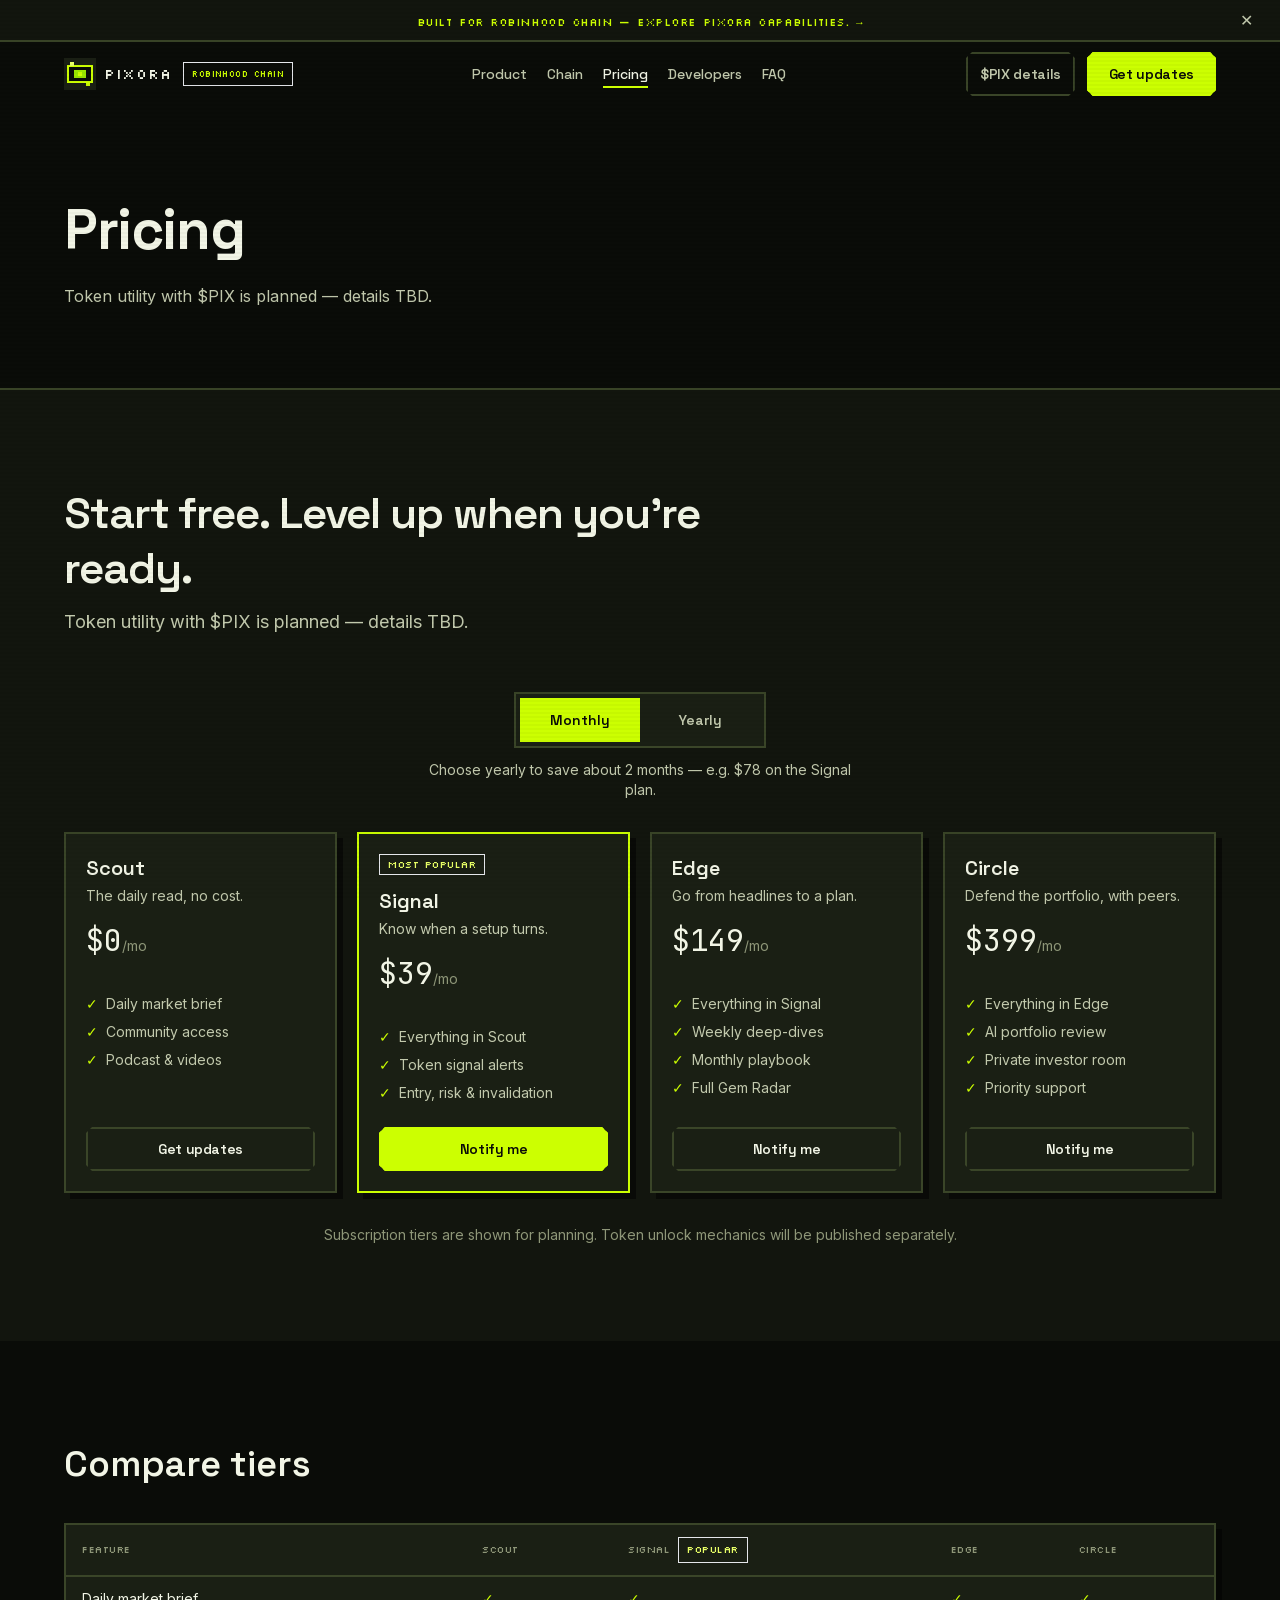
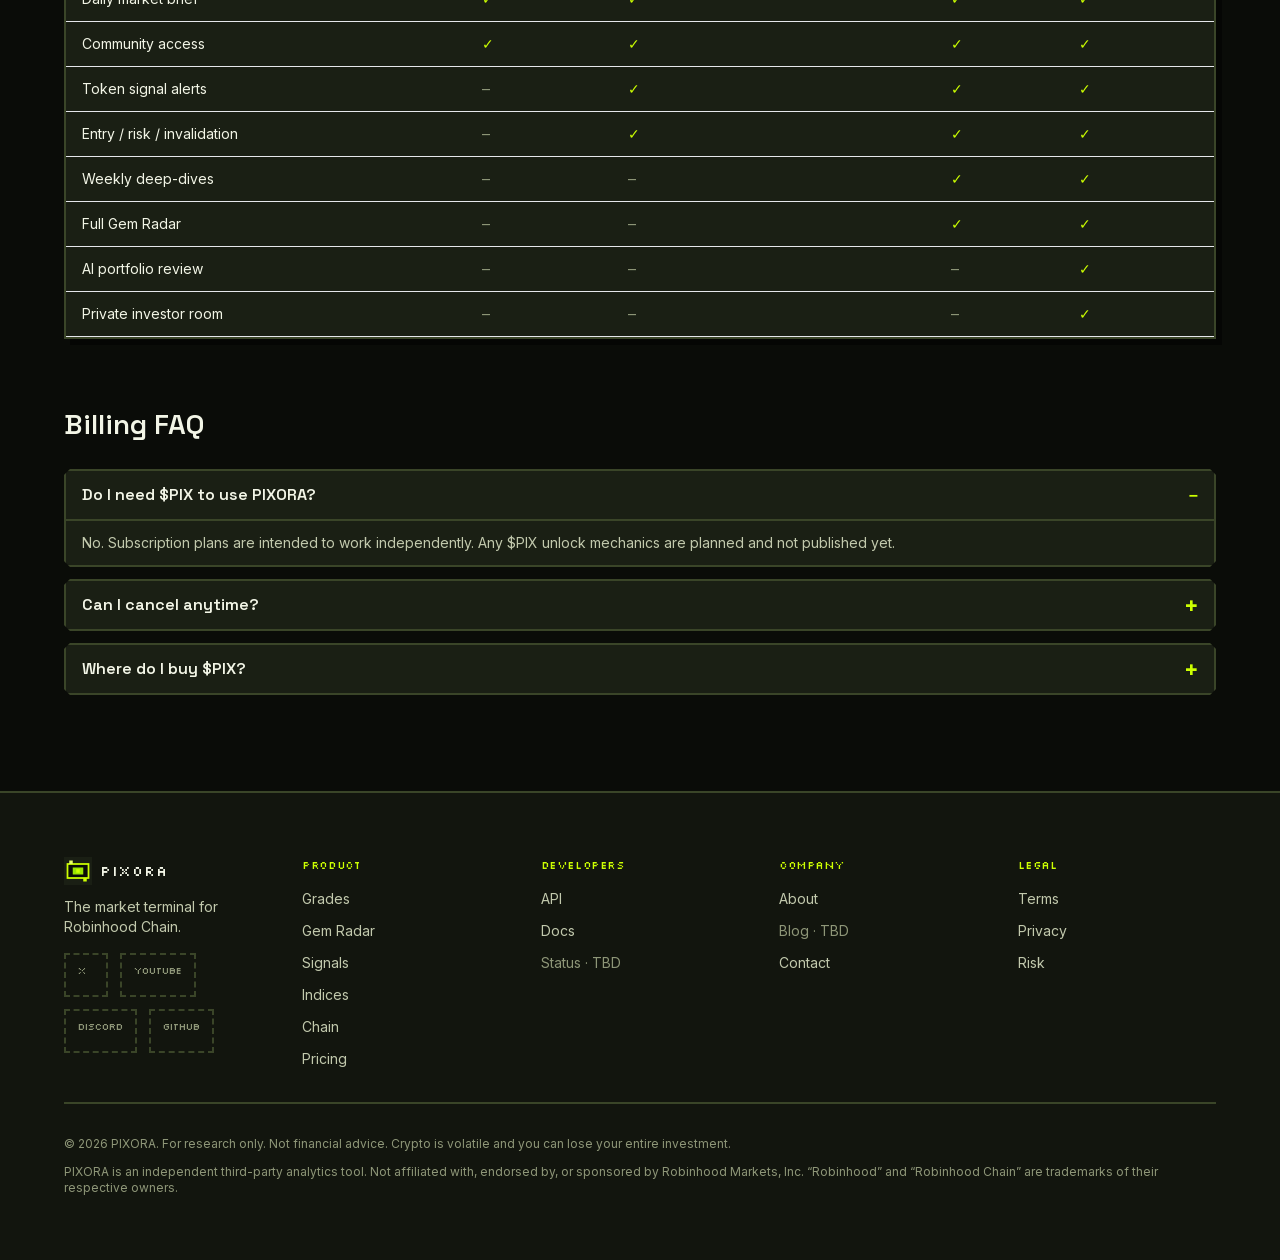
<file: pricing/index.html>
<!DOCTYPE html><html lang="en"><head><meta charSet="utf-8"/><meta name="viewport" content="width=device-width, initial-scale=1"/><link rel="preload" href="/_next/static/media/36966cca54120369-s.p.woff2" as="font" crossorigin="" type="font/woff2"/><link rel="preload" href="/_next/static/media/bb3ef058b751a6ad-s.p.woff2" as="font" crossorigin="" type="font/woff2"/><link rel="preload" href="/_next/static/media/cd21efaca8026c00-s.p.woff2" as="font" crossorigin="" type="font/woff2"/><link rel="preload" href="/_next/static/media/e4af272ccee01ff0-s.p.woff2" as="font" crossorigin="" type="font/woff2"/><link rel="stylesheet" href="/_next/static/css/35cbee75a390f89a.css" data-precedence="next"/><link rel="preload" as="script" fetchPriority="low" href="/_next/static/chunks/webpack-b4691cfa1167f748.js"/><script src="/_next/static/chunks/fd9d1056-ac47f7b4a1759b90.js" async=""></script><script src="/_next/static/chunks/117-aba1c39e933ef17c.js" async=""></script><script src="/_next/static/chunks/main-app-b367c24e3bdda0e7.js" async=""></script><script src="/_next/static/chunks/137-a3e1f3eebce6c471.js" async=""></script><script src="/_next/static/chunks/648-72a559f8085f5372.js" async=""></script><script src="/_next/static/chunks/372-f726cdbb1d85a0af.js" async=""></script><script src="/_next/static/chunks/421-0b4ce9732d44ec09.js" async=""></script><script src="/_next/static/chunks/app/pricing/page-2f23724e534cd2d1.js" async=""></script><script src="/_next/static/chunks/app/layout-01cf47c1a07978c9.js" async=""></script><script src="/_next/static/chunks/app/not-found-d607668b0bb4908e.js" async=""></script><script src="/_next/static/chunks/app/page-2056bea8f0530fa7.js" async=""></script><meta name="theme-color" content="#0A0C08"/><title>Pricing · PIXORA</title><meta name="description" content="PIXORA plans for Robinhood Chain research — Scout, Signal, Edge, and Circle. $PIX utility details TBD."/><meta name="keywords" content="Robinhood Chain,Robinhood Chain analytics,Robinhood Chain tokens,crypto analytics,token scores,market intelligence,AI crypto research"/><meta name="robots" content="index, follow"/><meta property="og:title" content="PIXORA — Market intelligence for Robinhood Chain"/><meta property="og:description" content="Token scores, discovery tools, and structured alerts designed for Robinhood Chain. Research only."/><meta property="og:site_name" content="PIXORA"/><meta property="og:image" content="https://pixora.example/img/og.svg"/><meta property="og:image:width" content="1200"/><meta property="og:image:height" content="630"/><meta property="og:image:alt" content="PIXORA — Market intelligence for Robinhood Chain"/><meta property="og:type" content="website"/><meta name="twitter:card" content="summary_large_image"/><meta name="twitter:title" content="PIXORA — Market intelligence for Robinhood Chain"/><meta name="twitter:description" content="Token scores, discovery tools, and structured alerts designed for Robinhood Chain."/><meta name="twitter:image" content="https://pixora.example/img/og.svg"/><link rel="icon" href="/icons/icon.svg" type="image/svg+xml"/><link rel="apple-touch-icon" href="/icons/icon.svg"/><meta name="next-size-adjust"/><script src="/_next/static/chunks/polyfills-42372ed130431b0a.js" noModule=""></script></head><body class="__variable_0f99ce __variable_dd5b2f __variable_f367f3 __variable_3c557b font-sans"><div aria-hidden="true" class="pointer-events-none fixed inset-0 z-[70] opacity-[0.035]" style="background-image:repeating-linear-gradient(0deg, transparent, transparent 2px, rgba(0,0,0,.8) 2px, rgba(0,0,0,.8) 4px)"></div><header class="sticky top-0 z-40 border-b-2 transition-colors duration-pixel border-transparent bg-transparent"><div class="mx-auto flex h-16 max-w-container items-center justify-between gap-3 px-4 md:px-6"><div class="flex min-w-0 items-center gap-2 sm:gap-3"><a class="flex min-w-0 items-center gap-2 text-text" href="/"><svg viewBox="0 0 32 32" class="h-8 w-8 shrink-0" aria-hidden="true" fill="none" xmlns="http://www.w3.org/2000/svg"><rect width="32" height="32" fill="#1A1F14"></rect><rect x="4" y="8" width="24" height="16" fill="#0A0C08" stroke="#CCFF01" stroke-width="2"></rect><rect x="10" y="12" width="12" height="8" fill="#9AE600"></rect><rect x="14" y="14" width="4" height="4" fill="#CCFF01"></rect><rect x="6" y="4" width="4" height="4" fill="#E8FF66"></rect><rect x="22" y="24" width="4" height="4" fill="#CCFF01"></rect></svg><span class="font-pixel text-sm tracking-wider">PIXORA</span></a><span class="hidden max-w-[9.5rem] truncate border border-secondary/50 bg-secondary/10 px-2 py-1 font-pixel text-[9px] uppercase tracking-wider text-secondary sm:inline-block md:max-w-none">Robinhood Chain</span></div><nav class="hidden items-center gap-5 xl:flex" aria-label="Primary"><a class="group relative font-heading text-sm font-medium transition-colors duration-pixel text-text-muted hover:text-text" href="/#pillars">Product<span class="absolute -bottom-1 left-0 h-0.5 bg-secondary transition-all duration-pixel w-0 group-hover:w-full"></span></a><a class="group relative font-heading text-sm font-medium transition-colors duration-pixel text-text-muted hover:text-text" href="/#chain">Chain<span class="absolute -bottom-1 left-0 h-0.5 bg-secondary transition-all duration-pixel w-0 group-hover:w-full"></span></a><a aria-current="page" class="group relative font-heading text-sm font-medium transition-colors duration-pixel text-text" href="/pricing/">Pricing<span class="absolute -bottom-1 left-0 h-0.5 bg-secondary transition-all duration-pixel w-full"></span></a><a class="group relative font-heading text-sm font-medium transition-colors duration-pixel text-text-muted hover:text-text" href="/developers/">Developers<span class="absolute -bottom-1 left-0 h-0.5 bg-secondary transition-all duration-pixel w-0 group-hover:w-full"></span></a><a class="group relative font-heading text-sm font-medium transition-colors duration-pixel text-text-muted hover:text-text" href="/faq/">FAQ<span class="absolute -bottom-1 left-0 h-0.5 bg-secondary transition-all duration-pixel w-0 group-hover:w-full"></span></a></nav><div class="hidden items-center gap-3 lg:flex"><a class="inline-flex items-center justify-center gap-2 py-2.5 font-heading text-sm font-semibold tracking-tight clip-pixel transition-all duration-pixel ease-pixel active:translate-y-0.5 active:shadow-none disabled:cursor-not-allowed disabled:opacity-40 disabled:active:translate-y-0 focus-visible:outline-2 focus-visible:outline-offset-2 focus-visible:outline-secondary bg-transparent text-text-muted border-2 border-line hover:text-secondary hover:border-secondary min-h-10 px-3" href="/#token">$PIX details</a><a class="inline-flex min-h-11 items-center justify-center gap-2 px-5 py-2.5 font-heading text-sm font-semibold tracking-tight clip-pixel transition-all duration-pixel ease-pixel active:translate-y-0.5 active:shadow-none disabled:cursor-not-allowed disabled:opacity-40 disabled:active:translate-y-0 focus-visible:outline-2 focus-visible:outline-offset-2 focus-visible:outline-secondary bg-primary text-on-primary border-2 border-primary hover:bg-primary-press shadow-hard hover:shadow-hard-sm" href="/#final-cta">Get updates</a></div><button type="button" class="min-h-11 min-w-11 border-2 border-line px-3 font-pixel text-xs text-secondary lg:hidden" aria-label="Open menu" aria-expanded="false" aria-controls=":R3cq:">MENU</button></div></header><main class="min-w-0 overflow-x-hidden"><section class="border-b-2 border-line bg-bg py-16 md:py-20"><div class="mx-auto w-full max-w-container px-4 md:px-6"><h1 class="font-heading text-[40px] font-bold tracking-tight text-text md:text-[56px]">Pricing</h1><p class="mt-3 max-w-xl text-text-muted">Token utility with $PIX is planned — details TBD.</p></div></section><section id="pricing" class="py-16 md:py-24 bg-surface"><div class="mx-auto w-full max-w-container px-4 md:px-6"><div class="mb-10 max-w-2xl md:mb-14"><h2 class="font-heading text-[30px] font-semibold leading-tight tracking-tight text-text md:text-[44px]">Start free. Level up when you&#x27;re ready.</h2><p class="mt-3 max-w-xl text-base text-text-muted md:text-lg">Token utility with $PIX is planned — details TBD.</p></div><div class="mb-8 flex flex-col items-center gap-3"><div class="inline-flex border-2 border-line bg-card p-1" role="group" aria-label="Billing period"><button type="button" class="min-h-11 min-w-[7.5rem] px-4 font-heading text-sm font-semibold bg-primary text-on-primary" aria-pressed="true">Monthly</button><button type="button" class="min-h-11 min-w-[7.5rem] px-4 font-heading text-sm font-semibold text-text-muted" aria-pressed="false">Yearly</button></div><p class="max-w-md text-center text-sm text-text-muted">Choose yearly to save about 2 months — e.g. $78 on the Signal plan.</p></div><div class="min-w-0 grid gap-5 md:grid-cols-2 xl:grid-cols-4"><div class="min-w-0" style="opacity:0;transform:translateY(14px)"><div class="border-2 border-line bg-card p-5 shadow-hard transition-all duration-pixel ease-pixel hover:-translate-y-0.5 hover:border-secondary hover:shadow-hard-sm relative flex h-full flex-col"><h3 class="mb-1 font-heading text-xl font-semibold">Scout</h3><p class="mb-4 text-sm text-text-muted">The daily read, no cost.</p><p class="mb-1"><span class="font-mono text-3xl tabular-nums text-text">$<!-- -->0</span><span class="text-sm text-text-dim">/mo</span></p><div class="mb-4 h-4"></div><ul class="mb-6 flex-1 space-y-2"><li class="flex gap-2 text-sm text-text-muted"><span class="text-up" aria-hidden="true">✓</span>Daily market brief</li><li class="flex gap-2 text-sm text-text-muted"><span class="text-up" aria-hidden="true">✓</span>Community access</li><li class="flex gap-2 text-sm text-text-muted"><span class="text-up" aria-hidden="true">✓</span>Podcast &amp; videos</li></ul><button type="button" class="inline-flex min-h-11 items-center justify-center gap-2 px-5 py-2.5 font-heading text-sm font-semibold tracking-tight clip-pixel transition-all duration-pixel ease-pixel active:translate-y-0.5 active:shadow-none disabled:cursor-not-allowed disabled:opacity-40 disabled:active:translate-y-0 focus-visible:outline-2 focus-visible:outline-offset-2 focus-visible:outline-secondary bg-transparent text-text border-2 border-line hover:border-secondary hover:text-secondary shadow-hard hover:shadow-hard-sm w-full">Get updates</button></div></div><div class="min-w-0" style="opacity:0;transform:translateY(14px)"><div class="border-2 bg-card p-5 shadow-hard transition-all duration-pixel ease-pixel hover:-translate-y-0.5 hover:border-secondary hover:shadow-hard-sm relative flex h-full flex-col border-secondary"><span class="inline-flex items-center px-2 py-0.5 font-pixel text-[10px] uppercase tracking-wider bg-accent/15 text-accent border border-accent/40 mb-3 w-fit">Most popular</span><h3 class="mb-1 font-heading text-xl font-semibold">Signal</h3><p class="mb-4 text-sm text-text-muted">Know when a setup turns.</p><p class="mb-1"><span class="font-mono text-3xl tabular-nums text-text">$<!-- -->39</span><span class="text-sm text-text-dim">/mo</span></p><div class="mb-4 h-4"></div><ul class="mb-6 flex-1 space-y-2"><li class="flex gap-2 text-sm text-text-muted"><span class="text-up" aria-hidden="true">✓</span>Everything in Scout</li><li class="flex gap-2 text-sm text-text-muted"><span class="text-up" aria-hidden="true">✓</span>Token signal alerts</li><li class="flex gap-2 text-sm text-text-muted"><span class="text-up" aria-hidden="true">✓</span>Entry, risk &amp; invalidation</li></ul><button type="button" class="inline-flex min-h-11 items-center justify-center gap-2 px-5 py-2.5 font-heading text-sm font-semibold tracking-tight clip-pixel transition-all duration-pixel ease-pixel active:translate-y-0.5 active:shadow-none disabled:cursor-not-allowed disabled:opacity-40 disabled:active:translate-y-0 focus-visible:outline-2 focus-visible:outline-offset-2 focus-visible:outline-secondary bg-primary text-on-primary border-2 border-primary hover:bg-primary-press shadow-hard hover:shadow-hard-sm w-full">Notify me</button></div></div><div class="min-w-0" style="opacity:0;transform:translateY(14px)"><div class="border-2 border-line bg-card p-5 shadow-hard transition-all duration-pixel ease-pixel hover:-translate-y-0.5 hover:border-secondary hover:shadow-hard-sm relative flex h-full flex-col"><h3 class="mb-1 font-heading text-xl font-semibold">Edge</h3><p class="mb-4 text-sm text-text-muted">Go from headlines to a plan.</p><p class="mb-1"><span class="font-mono text-3xl tabular-nums text-text">$<!-- -->149</span><span class="text-sm text-text-dim">/mo</span></p><div class="mb-4 h-4"></div><ul class="mb-6 flex-1 space-y-2"><li class="flex gap-2 text-sm text-text-muted"><span class="text-up" aria-hidden="true">✓</span>Everything in Signal</li><li class="flex gap-2 text-sm text-text-muted"><span class="text-up" aria-hidden="true">✓</span>Weekly deep-dives</li><li class="flex gap-2 text-sm text-text-muted"><span class="text-up" aria-hidden="true">✓</span>Monthly playbook</li><li class="flex gap-2 text-sm text-text-muted"><span class="text-up" aria-hidden="true">✓</span>Full Gem Radar</li></ul><button type="button" class="inline-flex min-h-11 items-center justify-center gap-2 px-5 py-2.5 font-heading text-sm font-semibold tracking-tight clip-pixel transition-all duration-pixel ease-pixel active:translate-y-0.5 active:shadow-none disabled:cursor-not-allowed disabled:opacity-40 disabled:active:translate-y-0 focus-visible:outline-2 focus-visible:outline-offset-2 focus-visible:outline-secondary bg-transparent text-text border-2 border-line hover:border-secondary hover:text-secondary shadow-hard hover:shadow-hard-sm w-full">Notify me</button></div></div><div class="min-w-0" style="opacity:0;transform:translateY(14px)"><div class="border-2 border-line bg-card p-5 shadow-hard transition-all duration-pixel ease-pixel hover:-translate-y-0.5 hover:border-secondary hover:shadow-hard-sm relative flex h-full flex-col"><h3 class="mb-1 font-heading text-xl font-semibold">Circle</h3><p class="mb-4 text-sm text-text-muted">Defend the portfolio, with peers.</p><p class="mb-1"><span class="font-mono text-3xl tabular-nums text-text">$<!-- -->399</span><span class="text-sm text-text-dim">/mo</span></p><div class="mb-4 h-4"></div><ul class="mb-6 flex-1 space-y-2"><li class="flex gap-2 text-sm text-text-muted"><span class="text-up" aria-hidden="true">✓</span>Everything in Edge</li><li class="flex gap-2 text-sm text-text-muted"><span class="text-up" aria-hidden="true">✓</span>AI portfolio review</li><li class="flex gap-2 text-sm text-text-muted"><span class="text-up" aria-hidden="true">✓</span>Private investor room</li><li class="flex gap-2 text-sm text-text-muted"><span class="text-up" aria-hidden="true">✓</span>Priority support</li></ul><button type="button" class="inline-flex min-h-11 items-center justify-center gap-2 px-5 py-2.5 font-heading text-sm font-semibold tracking-tight clip-pixel transition-all duration-pixel ease-pixel active:translate-y-0.5 active:shadow-none disabled:cursor-not-allowed disabled:opacity-40 disabled:active:translate-y-0 focus-visible:outline-2 focus-visible:outline-offset-2 focus-visible:outline-secondary bg-transparent text-text border-2 border-line hover:border-secondary hover:text-secondary shadow-hard hover:shadow-hard-sm w-full">Notify me</button></div></div></div><p class="mt-8 text-center text-sm text-text-dim">Subscription tiers are shown for planning. Token unlock mechanics will be published separately.</p></div></section><section class="bg-bg py-16 md:py-24"><div class="mx-auto w-full max-w-container px-4 md:px-6"><h2 class="mb-8 font-heading text-[28px] font-semibold md:text-[36px]">Compare tiers</h2><div class="overflow-x-auto overscroll-x-contain touch-pan-x border-2 border-line bg-card shadow-hard"><table class="w-full min-w-[640px] text-left text-sm"><thead><tr class="border-b-2 border-line font-pixel text-[10px] uppercase tracking-wider text-text-dim"><th class="px-4 py-3 font-normal">Feature</th><th class="px-4 py-3 font-normal">Scout</th><th class="px-4 py-3 font-normal">Signal<span class="inline-flex items-center px-2 py-0.5 font-pixel text-[10px] uppercase tracking-wider bg-accent/15 text-accent border border-accent/40 ml-2">Popular</span></th><th class="px-4 py-3 font-normal">Edge</th><th class="px-4 py-3 font-normal">Circle</th></tr></thead><tbody><tr class="border-b border-line/50"><td class="px-4 py-3 text-text">Daily market brief</td><td class="px-4 py-3 font-mono tabular-nums text-text-muted"><span class="text-up">✓</span></td><td class="px-4 py-3 font-mono tabular-nums text-text-muted"><span class="text-up">✓</span></td><td class="px-4 py-3 font-mono tabular-nums text-text-muted"><span class="text-up">✓</span></td><td class="px-4 py-3 font-mono tabular-nums text-text-muted"><span class="text-up">✓</span></td></tr><tr class="border-b border-line/50"><td class="px-4 py-3 text-text">Community access</td><td class="px-4 py-3 font-mono tabular-nums text-text-muted"><span class="text-up">✓</span></td><td class="px-4 py-3 font-mono tabular-nums text-text-muted"><span class="text-up">✓</span></td><td class="px-4 py-3 font-mono tabular-nums text-text-muted"><span class="text-up">✓</span></td><td class="px-4 py-3 font-mono tabular-nums text-text-muted"><span class="text-up">✓</span></td></tr><tr class="border-b border-line/50"><td class="px-4 py-3 text-text">Token signal alerts</td><td class="px-4 py-3 font-mono tabular-nums text-text-muted"><span class="text-text-dim">—</span></td><td class="px-4 py-3 font-mono tabular-nums text-text-muted"><span class="text-up">✓</span></td><td class="px-4 py-3 font-mono tabular-nums text-text-muted"><span class="text-up">✓</span></td><td class="px-4 py-3 font-mono tabular-nums text-text-muted"><span class="text-up">✓</span></td></tr><tr class="border-b border-line/50"><td class="px-4 py-3 text-text">Entry / risk / invalidation</td><td class="px-4 py-3 font-mono tabular-nums text-text-muted"><span class="text-text-dim">—</span></td><td class="px-4 py-3 font-mono tabular-nums text-text-muted"><span class="text-up">✓</span></td><td class="px-4 py-3 font-mono tabular-nums text-text-muted"><span class="text-up">✓</span></td><td class="px-4 py-3 font-mono tabular-nums text-text-muted"><span class="text-up">✓</span></td></tr><tr class="border-b border-line/50"><td class="px-4 py-3 text-text">Weekly deep-dives</td><td class="px-4 py-3 font-mono tabular-nums text-text-muted"><span class="text-text-dim">—</span></td><td class="px-4 py-3 font-mono tabular-nums text-text-muted"><span class="text-text-dim">—</span></td><td class="px-4 py-3 font-mono tabular-nums text-text-muted"><span class="text-up">✓</span></td><td class="px-4 py-3 font-mono tabular-nums text-text-muted"><span class="text-up">✓</span></td></tr><tr class="border-b border-line/50"><td class="px-4 py-3 text-text">Full Gem Radar</td><td class="px-4 py-3 font-mono tabular-nums text-text-muted"><span class="text-text-dim">—</span></td><td class="px-4 py-3 font-mono tabular-nums text-text-muted"><span class="text-text-dim">—</span></td><td class="px-4 py-3 font-mono tabular-nums text-text-muted"><span class="text-up">✓</span></td><td class="px-4 py-3 font-mono tabular-nums text-text-muted"><span class="text-up">✓</span></td></tr><tr class="border-b border-line/50"><td class="px-4 py-3 text-text">AI portfolio review</td><td class="px-4 py-3 font-mono tabular-nums text-text-muted"><span class="text-text-dim">—</span></td><td class="px-4 py-3 font-mono tabular-nums text-text-muted"><span class="text-text-dim">—</span></td><td class="px-4 py-3 font-mono tabular-nums text-text-muted"><span class="text-text-dim">—</span></td><td class="px-4 py-3 font-mono tabular-nums text-text-muted"><span class="text-up">✓</span></td></tr><tr class="border-b border-line/50"><td class="px-4 py-3 text-text">Private investor room</td><td class="px-4 py-3 font-mono tabular-nums text-text-muted"><span class="text-text-dim">—</span></td><td class="px-4 py-3 font-mono tabular-nums text-text-muted"><span class="text-text-dim">—</span></td><td class="px-4 py-3 font-mono tabular-nums text-text-muted"><span class="text-text-dim">—</span></td><td class="px-4 py-3 font-mono tabular-nums text-text-muted"><span class="text-up">✓</span></td></tr></tbody></table></div><h2 class="mb-6 mt-16 font-heading text-[28px] font-semibold">Billing FAQ</h2><div class="space-y-3"><div class="border-2 border-line bg-card shadow-hard clip-pixel"><h3><button id=":Rjjtscq:-button-0" type="button" aria-expanded="true" aria-controls=":Rjjtscq:-panel-0" class="flex min-h-11 w-full items-center justify-between gap-4 px-4 py-3 text-left font-heading text-base font-semibold text-text hover:text-secondary focus-visible:outline focus-visible:outline-2 focus-visible:outline-offset-[-2px] focus-visible:outline-secondary"><span>Do I need $PIX to use PIXORA?</span><span aria-hidden="true" class="font-pixel text-secondary">−</span></button></h3><div id=":Rjjtscq:-panel-0" role="region" aria-labelledby=":Rjjtscq:-button-0" class="border-t-2 border-line px-4 py-3 text-sm text-text-muted">No. Subscription plans are intended to work independently. Any $PIX unlock mechanics are planned and not published yet.</div></div><div class="border-2 border-line bg-card shadow-hard clip-pixel"><h3><button id=":Rjjtscq:-button-1" type="button" aria-expanded="false" aria-controls=":Rjjtscq:-panel-1" class="flex min-h-11 w-full items-center justify-between gap-4 px-4 py-3 text-left font-heading text-base font-semibold text-text hover:text-secondary focus-visible:outline focus-visible:outline-2 focus-visible:outline-offset-[-2px] focus-visible:outline-secondary"><span>Can I cancel anytime?</span><span aria-hidden="true" class="font-pixel text-secondary">+</span></button></h3><div id=":Rjjtscq:-panel-1" role="region" aria-labelledby=":Rjjtscq:-button-1" hidden="" class="border-t-2 border-line px-4 py-3 text-sm text-text-muted">Yes. Subscriptions are intended to be month-to-month unless you pick yearly.</div></div><div class="border-2 border-line bg-card shadow-hard clip-pixel"><h3><button id=":Rjjtscq:-button-2" type="button" aria-expanded="false" aria-controls=":Rjjtscq:-panel-2" class="flex min-h-11 w-full items-center justify-between gap-4 px-4 py-3 text-left font-heading text-base font-semibold text-text hover:text-secondary focus-visible:outline focus-visible:outline-2 focus-visible:outline-offset-[-2px] focus-visible:outline-secondary"><span>Where do I buy $PIX?</span><span aria-hidden="true" class="font-pixel text-secondary">+</span></button></h3><div id=":Rjjtscq:-panel-2" role="region" aria-labelledby=":Rjjtscq:-button-2" hidden="" class="border-t-2 border-line px-4 py-3 text-sm text-text-muted">Not yet. Network and contract details for $PIX are TBD. Do not trust unofficial addresses.</div></div></div></div></section></main><footer class="border-t-2 border-line bg-surface py-12 md:py-16"><div class="mx-auto w-full max-w-container px-4 md:px-6"><div class="grid grid-cols-2 gap-10 md:grid-cols-3 lg:grid-cols-5"><div class="col-span-2 md:col-span-3 lg:col-span-1"><a class="mb-3 flex items-center gap-2" href="/"><svg viewBox="0 0 32 32" class="h-7 w-7" aria-hidden="true" fill="none" xmlns="http://www.w3.org/2000/svg"><rect width="32" height="32" fill="#1A1F14"></rect><rect x="4" y="8" width="24" height="16" fill="#0A0C08" stroke="#CCFF01" stroke-width="2"></rect><rect x="10" y="12" width="12" height="8" fill="#9AE600"></rect><rect x="14" y="14" width="4" height="4" fill="#CCFF01"></rect><rect x="6" y="4" width="4" height="4" fill="#E8FF66"></rect><rect x="22" y="24" width="4" height="4" fill="#CCFF01"></rect></svg><span class="font-pixel text-sm tracking-wider text-text">PIXORA</span></a><p class="mb-4 text-sm text-text-muted">The market terminal for Robinhood Chain.</p><div class="flex flex-wrap gap-3"><span class="min-h-11 min-w-11 border-2 border-dashed border-line px-3 py-2 font-pixel text-[10px] uppercase text-text-dim" title="Link TBD">X</span><span class="min-h-11 min-w-11 border-2 border-dashed border-line px-3 py-2 font-pixel text-[10px] uppercase text-text-dim" title="Link TBD">YouTube</span><span class="min-h-11 min-w-11 border-2 border-dashed border-line px-3 py-2 font-pixel text-[10px] uppercase text-text-dim" title="Link TBD">Discord</span><span class="min-h-11 min-w-11 border-2 border-dashed border-line px-3 py-2 font-pixel text-[10px] uppercase text-text-dim" title="Link TBD">GitHub</span></div></div><div><h3 class="mb-3 font-pixel text-[11px] uppercase tracking-wider text-secondary">Product</h3><ul class="space-y-2"><li><a class="text-sm text-text-muted hover:text-text" href="/#dual-grade">Grades</a></li><li><a class="text-sm text-text-muted hover:text-text" href="/#gem-radar">Gem Radar</a></li><li><a class="text-sm text-text-muted hover:text-text" href="/#signals">Signals</a></li><li><a class="text-sm text-text-muted hover:text-text" href="/#indices">Indices</a></li><li><a class="text-sm text-text-muted hover:text-text" href="/#chain">Chain</a></li><li><a class="text-sm text-text-muted hover:text-text" href="/pricing/">Pricing</a></li></ul></div><div><h3 class="mb-3 font-pixel text-[11px] uppercase tracking-wider text-secondary">Developers</h3><ul class="space-y-2"><li><a class="text-sm text-text-muted hover:text-text" href="/developers/">API</a></li><li><a class="text-sm text-text-muted hover:text-text" href="/developers/docs/">Docs</a></li><li><span class="text-sm text-text-dim">Status<!-- --> · TBD</span></li></ul></div><div><h3 class="mb-3 font-pixel text-[11px] uppercase tracking-wider text-secondary">Company</h3><ul class="space-y-2"><li><a class="text-sm text-text-muted hover:text-text" href="/about/">About</a></li><li><span class="text-sm text-text-dim">Blog<!-- --> · TBD</span></li><li><a class="text-sm text-text-muted hover:text-text" href="/#final-cta">Contact</a></li></ul></div><div><h3 class="mb-3 font-pixel text-[11px] uppercase tracking-wider text-secondary">Legal</h3><ul class="space-y-2"><li><a class="text-sm text-text-muted hover:text-text" href="/legal/terms/">Terms</a></li><li><a class="text-sm text-text-muted hover:text-text" href="/legal/privacy/">Privacy</a></li><li><a class="text-sm text-text-muted hover:text-text" href="/legal/risk/">Risk</a></li></ul></div></div><div class="h-0.5 w-full bg-line my-8" role="separator" aria-hidden="true"></div><p class="text-xs text-text-dim">© 2026 PIXORA. For research only. Not financial advice. Crypto is volatile and you can lose your entire investment.</p><p class="mt-3 text-xs text-text-dim">PIXORA is an independent third-party analytics tool. Not affiliated with, endorsed by, or sponsored by Robinhood Markets, Inc. “Robinhood” and “Robinhood Chain” are trademarks of their respective owners.</p></div></footer><div class="pointer-events-none fixed bottom-4 right-4 z-[60] flex flex-col gap-2" aria-live="polite"></div><script src="/_next/static/chunks/webpack-b4691cfa1167f748.js" async=""></script><script>(self.__next_f=self.__next_f||[]).push([0]);self.__next_f.push([2,null])</script><script>self.__next_f.push([1,"1:HL[\"/_next/static/media/36966cca54120369-s.p.woff2\",\"font\",{\"crossOrigin\":\"\",\"type\":\"font/woff2\"}]\n2:HL[\"/_next/static/media/bb3ef058b751a6ad-s.p.woff2\",\"font\",{\"crossOrigin\":\"\",\"type\":\"font/woff2\"}]\n3:HL[\"/_next/static/media/cd21efaca8026c00-s.p.woff2\",\"font\",{\"crossOrigin\":\"\",\"type\":\"font/woff2\"}]\n4:HL[\"/_next/static/media/e4af272ccee01ff0-s.p.woff2\",\"font\",{\"crossOrigin\":\"\",\"type\":\"font/woff2\"}]\n5:HL[\"/_next/static/css/35cbee75a390f89a.css\",\"style\"]\n"])</script><script>self.__next_f.push([1,"6:I[2846,[],\"\"]\n8:I[967,[\"137\",\"static/chunks/137-a3e1f3eebce6c471.js\",\"648\",\"static/chunks/648-72a559f8085f5372.js\",\"372\",\"static/chunks/372-f726cdbb1d85a0af.js\",\"421\",\"static/chunks/421-0b4ce9732d44ec09.js\",\"979\",\"static/chunks/app/pricing/page-2f23724e534cd2d1.js\"],\"PricingSection\"]\n9:I[3145,[\"137\",\"static/chunks/137-a3e1f3eebce6c471.js\",\"648\",\"static/chunks/648-72a559f8085f5372.js\",\"372\",\"static/chunks/372-f726cdbb1d85a0af.js\",\"421\",\"static/chunks/421-0b4ce9732d44ec09.js\",\"979\",\"static/chunks/app/pricing/page-2f23724e534cd2d1.js\"],\"Accordion\"]\na:I[4707,[],\"\"]\nb:I[6423,[],\"\"]\nc:I[5505,[\"137\",\"static/chunks/137-a3e1f3eebce6c471.js\",\"648\",\"static/chunks/648-72a559f8085f5372.js\",\"185\",\"static/chunks/app/layout-01cf47c1a07978c9.js\"],\"ToastProvider\"]\nd:I[4822,[\"137\",\"static/chunks/137-a3e1f3eebce6c471.js\",\"648\",\"static/chunks/648-72a559f8085f5372.js\",\"185\",\"static/chunks/app/layout-01cf47c1a07978c9.js\"],\"ScanlineOverlay\"]\ne:I[1106,[\"137\",\"static/chunks/137-a3e1f3eebce6c471.js\",\"648\",\"static/chunks/648-72a559f8085f5372.js\",\"185\",\"static/chunks/app/layout-01cf47c1a07978c9.js\"],\"AnnouncementBar\"]\nf:I[3689,[\"137\",\"static/chunks/137-a3e1f3eebce6c471.js\",\"648\",\"static/chunks/648-72a559f8085f5372.js\",\"185\",\"static/chunks/app/layout-01cf47c1a07978c9.js\"],\"Navbar\"]\n10:I[5990,[\"137\",\"static/chunks/137-a3e1f3eebce6c471.js\",\"648\",\"static/chunks/648-72a559f8085f5372.js\",\"372\",\"static/chunks/372-f726cdbb1d85a0af.js\",\"160\",\"static/chunks/app/not-found-d607668b0bb4908e.js\"],\"Mascot\"]\n11:I[6908,[\"137\",\"static/chunks/137-a3e1f3eebce6c471.js\",\"648\",\"static/chunks/648-72a559f8085f5372.js\",\"372\",\"static/chunks/372-f726cdbb1d85a0af.js\",\"421\",\"static/chunks/421-0b4ce9732d44ec09.js\",\"931\",\"static/chunks/app/page-2056bea8f0530fa7.js\"],\"PixelButton\"]\n12:I[2972,[\"137\",\"static/chunks/137-a3e1f3eebce6c471.js\",\"648\",\"static/chunks/648-72a559f8085f5372.js\",\"372\",\"static/chunks/372-f726cdbb1d85a0af.js\",\"421\",\"static/chunks/421-0b4ce9732d44ec09.js\",\"931\",\"static/chunks/app/page-2056bea8f0530fa7.js\"],\"\"]\n14:I[1060,[],\"\"]\n15:[]\n"])</script><script>self.__next_f.push([1,"0:[\"$\",\"$L6\",null,{\"buildId\":\"k33h1KVcFuXXmWMqxDwQR\",\"assetPrefix\":\"\",\"urlParts\":[\"\",\"pricing\",\"\"],\"initialTree\":[\"\",{\"children\":[\"pricing\",{\"children\":[\"__PAGE__\",{}]}]},\"$undefined\",\"$undefined\",true],\"initialSeedData\":[\"\",{\"children\":[\"pricing\",{\"children\":[\"__PAGE__\",{},[[\"$L7\",[[\"$\",\"section\",null,{\"className\":\"border-b-2 border-line bg-bg py-16 md:py-20\",\"children\":[\"$\",\"div\",null,{\"className\":\"mx-auto w-full max-w-container px-4 md:px-6\",\"children\":[[\"$\",\"h1\",null,{\"className\":\"font-heading text-[40px] font-bold tracking-tight text-text md:text-[56px]\",\"children\":\"Pricing\"}],[\"$\",\"p\",null,{\"className\":\"mt-3 max-w-xl text-text-muted\",\"children\":\"Token utility with $PIX is planned — details TBD.\"}]]}]}],[\"$\",\"$L8\",null,{}],[\"$\",\"section\",null,{\"className\":\"bg-bg py-16 md:py-24\",\"children\":[\"$\",\"div\",null,{\"className\":\"mx-auto w-full max-w-container px-4 md:px-6\",\"children\":[[\"$\",\"h2\",null,{\"className\":\"mb-8 font-heading text-[28px] font-semibold md:text-[36px]\",\"children\":\"Compare tiers\"}],[\"$\",\"div\",null,{\"className\":\"overflow-x-auto overscroll-x-contain touch-pan-x border-2 border-line bg-card shadow-hard\",\"children\":[\"$\",\"table\",null,{\"className\":\"w-full min-w-[640px] text-left text-sm\",\"children\":[[\"$\",\"thead\",null,{\"children\":[\"$\",\"tr\",null,{\"className\":\"border-b-2 border-line font-pixel text-[10px] uppercase tracking-wider text-text-dim\",\"children\":[[\"$\",\"th\",null,{\"className\":\"px-4 py-3 font-normal\",\"children\":\"Feature\"}],[[\"$\",\"th\",\"scout\",{\"className\":\"px-4 py-3 font-normal\",\"children\":[\"Scout\",null]}],[\"$\",\"th\",\"signal\",{\"className\":\"px-4 py-3 font-normal\",\"children\":[\"Signal\",[\"$\",\"span\",null,{\"className\":\"inline-flex items-center px-2 py-0.5 font-pixel text-[10px] uppercase tracking-wider bg-accent/15 text-accent border border-accent/40 ml-2\",\"children\":\"Popular\"}]]}],[\"$\",\"th\",\"edge\",{\"className\":\"px-4 py-3 font-normal\",\"children\":[\"Edge\",null]}],[\"$\",\"th\",\"circle\",{\"className\":\"px-4 py-3 font-normal\",\"children\":[\"Circle\",null]}]]]}]}],[\"$\",\"tbody\",null,{\"children\":[[\"$\",\"tr\",\"Daily market brief\",{\"className\":\"border-b border-line/50\",\"children\":[[\"$\",\"td\",null,{\"className\":\"px-4 py-3 text-text\",\"children\":\"Daily market brief\"}],[[\"$\",\"td\",\"scout\",{\"className\":\"px-4 py-3 font-mono tabular-nums text-text-muted\",\"children\":[\"$\",\"span\",null,{\"className\":\"text-up\",\"children\":\"✓\"}]}],[\"$\",\"td\",\"signal\",{\"className\":\"px-4 py-3 font-mono tabular-nums text-text-muted\",\"children\":[\"$\",\"span\",null,{\"className\":\"text-up\",\"children\":\"✓\"}]}],[\"$\",\"td\",\"edge\",{\"className\":\"px-4 py-3 font-mono tabular-nums text-text-muted\",\"children\":[\"$\",\"span\",null,{\"className\":\"text-up\",\"children\":\"✓\"}]}],[\"$\",\"td\",\"circle\",{\"className\":\"px-4 py-3 font-mono tabular-nums text-text-muted\",\"children\":[\"$\",\"span\",null,{\"className\":\"text-up\",\"children\":\"✓\"}]}]]]}],[\"$\",\"tr\",\"Community access\",{\"className\":\"border-b border-line/50\",\"children\":[[\"$\",\"td\",null,{\"className\":\"px-4 py-3 text-text\",\"children\":\"Community access\"}],[[\"$\",\"td\",\"scout\",{\"className\":\"px-4 py-3 font-mono tabular-nums text-text-muted\",\"children\":[\"$\",\"span\",null,{\"className\":\"text-up\",\"children\":\"✓\"}]}],[\"$\",\"td\",\"signal\",{\"className\":\"px-4 py-3 font-mono tabular-nums text-text-muted\",\"children\":[\"$\",\"span\",null,{\"className\":\"text-up\",\"children\":\"✓\"}]}],[\"$\",\"td\",\"edge\",{\"className\":\"px-4 py-3 font-mono tabular-nums text-text-muted\",\"children\":[\"$\",\"span\",null,{\"className\":\"text-up\",\"children\":\"✓\"}]}],[\"$\",\"td\",\"circle\",{\"className\":\"px-4 py-3 font-mono tabular-nums text-text-muted\",\"children\":[\"$\",\"span\",null,{\"className\":\"text-up\",\"children\":\"✓\"}]}]]]}],[\"$\",\"tr\",\"Token signal alerts\",{\"className\":\"border-b border-line/50\",\"children\":[[\"$\",\"td\",null,{\"className\":\"px-4 py-3 text-text\",\"children\":\"Token signal alerts\"}],[[\"$\",\"td\",\"scout\",{\"className\":\"px-4 py-3 font-mono tabular-nums text-text-muted\",\"children\":[\"$\",\"span\",null,{\"className\":\"text-text-dim\",\"children\":\"—\"}]}],[\"$\",\"td\",\"signal\",{\"className\":\"px-4 py-3 font-mono tabular-nums text-text-muted\",\"children\":[\"$\",\"span\",null,{\"className\":\"text-up\",\"children\":\"✓\"}]}],[\"$\",\"td\",\"edge\",{\"className\":\"px-4 py-3 font-mono tabular-nums text-text-muted\",\"children\":[\"$\",\"span\",null,{\"className\":\"text-up\",\"children\":\"✓\"}]}],[\"$\",\"td\",\"circle\",{\"className\":\"px-4 py-3 font-mono tabular-nums text-text-muted\",\"children\":[\"$\",\"span\",null,{\"className\":\"text-up\",\"children\":\"✓\"}]}]]]}],[\"$\",\"tr\",\"Entry / risk / invalidation\",{\"className\":\"border-b border-line/50\",\"children\":[[\"$\",\"td\",null,{\"className\":\"px-4 py-3 text-text\",\"children\":\"Entry / risk / invalidation\"}],[[\"$\",\"td\",\"scout\",{\"className\":\"px-4 py-3 font-mono tabular-nums text-text-muted\",\"children\":[\"$\",\"span\",null,{\"className\":\"text-text-dim\",\"children\":\"—\"}]}],[\"$\",\"td\",\"signal\",{\"className\":\"px-4 py-3 font-mono tabular-nums text-text-muted\",\"children\":[\"$\",\"span\",null,{\"className\":\"text-up\",\"children\":\"✓\"}]}],[\"$\",\"td\",\"edge\",{\"className\":\"px-4 py-3 font-mono tabular-nums text-text-muted\",\"children\":[\"$\",\"span\",null,{\"className\":\"text-up\",\"children\":\"✓\"}]}],[\"$\",\"td\",\"circle\",{\"className\":\"px-4 py-3 font-mono tabular-nums text-text-muted\",\"children\":[\"$\",\"span\",null,{\"className\":\"text-up\",\"children\":\"✓\"}]}]]]}],[\"$\",\"tr\",\"Weekly deep-dives\",{\"className\":\"border-b border-line/50\",\"children\":[[\"$\",\"td\",null,{\"className\":\"px-4 py-3 text-text\",\"children\":\"Weekly deep-dives\"}],[[\"$\",\"td\",\"scout\",{\"className\":\"px-4 py-3 font-mono tabular-nums text-text-muted\",\"children\":[\"$\",\"span\",null,{\"className\":\"text-text-dim\",\"children\":\"—\"}]}],[\"$\",\"td\",\"signal\",{\"className\":\"px-4 py-3 font-mono tabular-nums text-text-muted\",\"children\":[\"$\",\"span\",null,{\"className\":\"text-text-dim\",\"children\":\"—\"}]}],[\"$\",\"td\",\"edge\",{\"className\":\"px-4 py-3 font-mono tabular-nums text-text-muted\",\"children\":[\"$\",\"span\",null,{\"className\":\"text-up\",\"children\":\"✓\"}]}],[\"$\",\"td\",\"circle\",{\"className\":\"px-4 py-3 font-mono tabular-nums text-text-muted\",\"children\":[\"$\",\"span\",null,{\"className\":\"text-up\",\"children\":\"✓\"}]}]]]}],[\"$\",\"tr\",\"Full Gem Radar\",{\"className\":\"border-b border-line/50\",\"children\":[[\"$\",\"td\",null,{\"className\":\"px-4 py-3 text-text\",\"children\":\"Full Gem Radar\"}],[[\"$\",\"td\",\"scout\",{\"className\":\"px-4 py-3 font-mono tabular-nums text-text-muted\",\"children\":[\"$\",\"span\",null,{\"className\":\"text-text-dim\",\"children\":\"—\"}]}],[\"$\",\"td\",\"signal\",{\"className\":\"px-4 py-3 font-mono tabular-nums text-text-muted\",\"children\":[\"$\",\"span\",null,{\"className\":\"text-text-dim\",\"children\":\"—\"}]}],[\"$\",\"td\",\"edge\",{\"className\":\"px-4 py-3 font-mono tabular-nums text-text-muted\",\"children\":[\"$\",\"span\",null,{\"className\":\"text-up\",\"children\":\"✓\"}]}],[\"$\",\"td\",\"circle\",{\"className\":\"px-4 py-3 font-mono tabular-nums text-text-muted\",\"children\":[\"$\",\"span\",null,{\"className\":\"text-up\",\"children\":\"✓\"}]}]]]}],[\"$\",\"tr\",\"AI portfolio review\",{\"className\":\"border-b border-line/50\",\"children\":[[\"$\",\"td\",null,{\"className\":\"px-4 py-3 text-text\",\"children\":\"AI portfolio review\"}],[[\"$\",\"td\",\"scout\",{\"className\":\"px-4 py-3 font-mono tabular-nums text-text-muted\",\"children\":[\"$\",\"span\",null,{\"className\":\"text-text-dim\",\"children\":\"—\"}]}],[\"$\",\"td\",\"signal\",{\"className\":\"px-4 py-3 font-mono tabular-nums text-text-muted\",\"children\":[\"$\",\"span\",null,{\"className\":\"text-text-dim\",\"children\":\"—\"}]}],[\"$\",\"td\",\"edge\",{\"className\":\"px-4 py-3 font-mono tabular-nums text-text-muted\",\"children\":[\"$\",\"span\",null,{\"className\":\"text-text-dim\",\"children\":\"—\"}]}],[\"$\",\"td\",\"circle\",{\"className\":\"px-4 py-3 font-mono tabular-nums text-text-muted\",\"children\":[\"$\",\"span\",null,{\"className\":\"text-up\",\"children\":\"✓\"}]}]]]}],[\"$\",\"tr\",\"Private investor room\",{\"className\":\"border-b border-line/50\",\"children\":[[\"$\",\"td\",null,{\"className\":\"px-4 py-3 text-text\",\"children\":\"Private investor room\"}],[[\"$\",\"td\",\"scout\",{\"className\":\"px-4 py-3 font-mono tabular-nums text-text-muted\",\"children\":[\"$\",\"span\",null,{\"className\":\"text-text-dim\",\"children\":\"—\"}]}],[\"$\",\"td\",\"signal\",{\"className\":\"px-4 py-3 font-mono tabular-nums text-text-muted\",\"children\":[\"$\",\"span\",null,{\"className\":\"text-text-dim\",\"children\":\"—\"}]}],[\"$\",\"td\",\"edge\",{\"className\":\"px-4 py-3 font-mono tabular-nums text-text-muted\",\"children\":[\"$\",\"span\",null,{\"className\":\"text-text-dim\",\"children\":\"—\"}]}],[\"$\",\"td\",\"circle\",{\"className\":\"px-4 py-3 font-mono tabular-nums text-text-muted\",\"children\":[\"$\",\"span\",null,{\"className\":\"text-up\",\"children\":\"✓\"}]}]]]}]]}]]}]}],[\"$\",\"h2\",null,{\"className\":\"mb-6 mt-16 font-heading text-[28px] font-semibold\",\"children\":\"Billing FAQ\"}],[\"$\",\"$L9\",null,{\"items\":[{\"group\":\"Token\",\"q\":\"Do I need $PIX to use PIXORA?\",\"a\":\"No. Subscription plans are intended to work independently. Any $PIX unlock mechanics are planned and not published yet.\"},{\"group\":\"Billing\",\"q\":\"Can I cancel anytime?\",\"a\":\"Yes. Subscriptions are intended to be month-to-month unless you pick yearly.\"},{\"group\":\"Token\",\"q\":\"Where do I buy $PIX?\",\"a\":\"Not yet. Network and contract details for $PIX are TBD. Do not trust unofficial addresses.\"}]}]]}]}]],null],null],null]},[null,[\"$\",\"$La\",null,{\"parallelRouterKey\":\"children\",\"segmentPath\":[\"children\",\"pricing\",\"children\"],\"error\":\"$undefined\",\"errorStyles\":\"$undefined\",\"errorScripts\":\"$undefined\",\"template\":[\"$\",\"$Lb\",null,{}],\"templateStyles\":\"$undefined\",\"templateScripts\":\"$undefined\",\"notFound\":\"$undefined\",\"notFoundStyles\":\"$undefined\"}]],null]},[[[[\"$\",\"link\",\"0\",{\"rel\":\"stylesheet\",\"href\":\"/_next/static/css/35cbee75a390f89a.css\",\"precedence\":\"next\",\"crossOrigin\":\"$undefined\"}]],[\"$\",\"html\",null,{\"lang\":\"en\",\"children\":[\"$\",\"body\",null,{\"className\":\"__variable_0f99ce __variable_dd5b2f __variable_f367f3 __variable_3c557b font-sans\",\"children\":[\"$\",\"$Lc\",null,{\"children\":[[\"$\",\"$Ld\",null,{}],[\"$\",\"$Le\",null,{}],[\"$\",\"$Lf\",null,{}],[\"$\",\"main\",null,{\"className\":\"min-w-0 overflow-x-hidden\",\"children\":[\"$\",\"$La\",null,{\"parallelRouterKey\":\"children\",\"segmentPath\":[\"children\"],\"error\":\"$undefined\",\"errorStyles\":\"$undefined\",\"errorScripts\":\"$undefined\",\"template\":[\"$\",\"$Lb\",null,{}],\"templateStyles\":\"$undefined\",\"templateScripts\":\"$undefined\",\"notFound\":[\"$\",\"section\",null,{\"className\":\"py-20 md:py-28\",\"children\":[\"$\",\"div\",null,{\"className\":\"mx-auto w-full max-w-container px-4 md:px-6 flex flex-col items-center text-center\",\"children\":[[\"$\",\"$L10\",null,{\"size\":\"lg\",\"expression\":\"surprise\"}],[\"$\",\"p\",null,{\"className\":\"mt-8 font-pixel text-6xl text-secondary md:text-8xl\",\"children\":\"404\"}],[\"$\",\"p\",null,{\"className\":\"mt-4 font-heading text-xl text-text-muted md:text-2xl\",\"children\":\"This block never got mined.\"}],[\"$\",\"div\",null,{\"className\":\"mt-8\",\"children\":[\"$\",\"$L11\",null,{\"href\":\"/\",\"children\":\"Back to home\"}]}],[\"$\",\"p\",null,{\"className\":\"mt-6 text-sm text-text-dim\",\"children\":[\"Or visit\",\" \",[\"$\",\"$L12\",null,{\"href\":\"/faq\",\"className\":\"text-secondary hover:text-primary\",\"children\":\"FAQ\"}]]}]]}]}],\"notFoundStyles\":[]}]}],[\"$\",\"footer\",null,{\"className\":\"border-t-2 border-line bg-surface py-12 md:py-16\",\"children\":[\"$\",\"div\",null,{\"className\":\"mx-auto w-full max-w-container px-4 md:px-6\",\"children\":[[\"$\",\"div\",null,{\"className\":\"grid grid-cols-2 gap-10 md:grid-cols-3 lg:grid-cols-5\",\"children\":[[\"$\",\"div\",null,{\"className\":\"col-span-2 md:col-span-3 lg:col-span-1\",\"children\":[[\"$\",\"$L12\",null,{\"href\":\"/\",\"className\":\"mb-3 flex items-center gap-2\",\"children\":[[\"$\",\"svg\",null,{\"viewBox\":\"0 0 32 32\",\"className\":\"h-7 w-7\",\"aria-hidden\":true,\"fill\":\"none\",\"xmlns\":\"http://www.w3.org/2000/svg\",\"children\":[[\"$\",\"rect\",null,{\"width\":\"32\",\"height\":\"32\",\"fill\":\"#1A1F14\"}],[\"$\",\"rect\",null,{\"x\":\"4\",\"y\":\"8\",\"width\":\"24\",\"height\":\"16\",\"fill\":\"#0A0C08\",\"stroke\":\"#CCFF01\",\"strokeWidth\":\"2\"}],[\"$\",\"rect\",null,{\"x\":\"10\",\"y\":\"12\",\"width\":\"12\",\"height\":\"8\",\"fill\":\"#9AE600\"}],[\"$\",\"rect\",null,{\"x\":\"14\",\"y\":\"14\",\"width\":\"4\",\"height\":\"4\",\"fill\":\"#CCFF01\"}],[\"$\",\"rect\",null,{\"x\":\"6\",\"y\":\"4\",\"width\":\"4\",\"height\":\"4\",\"fill\":\"#E8FF66\"}],[\"$\",\"rect\",null,{\"x\":\"22\",\"y\":\"24\",\"width\":\"4\",\"height\":\"4\",\"fill\":\"#CCFF01\"}]]}],[\"$\",\"span\",null,{\"className\":\"font-pixel text-sm tracking-wider text-text\",\"children\":\"PIXORA\"}]]}],[\"$\",\"p\",null,{\"className\":\"mb-4 text-sm text-text-muted\",\"children\":\"The market terminal for Robinhood Chain.\"}],[\"$\",\"div\",null,{\"className\":\"flex flex-wrap gap-3\",\"children\":[[\"$\",\"span\",\"X\",{\"className\":\"min-h-11 min-w-11 border-2 border-dashed border-line px-3 py-2 font-pixel text-[10px] uppercase text-text-dim\",\"title\":\"Link TBD\",\"children\":\"X\"}],[\"$\",\"span\",\"YouTube\",{\"className\":\"min-h-11 min-w-11 border-2 border-dashed border-line px-3 py-2 font-pixel text-[10px] uppercase text-text-dim\",\"title\":\"Link TBD\",\"children\":\"YouTube\"}],[\"$\",\"span\",\"Discord\",{\"className\":\"min-h-11 min-w-11 border-2 border-dashed border-line px-3 py-2 font-pixel text-[10px] uppercase text-text-dim\",\"title\":\"Link TBD\",\"children\":\"Discord\"}],[\"$\",\"span\",\"GitHub\",{\"className\":\"min-h-11 min-w-11 border-2 border-dashed border-line px-3 py-2 font-pixel text-[10px] uppercase text-text-dim\",\"title\":\"Link TBD\",\"children\":\"GitHub\"}]]}]]}],[[\"$\",\"div\",\"Product\",{\"children\":[[\"$\",\"h3\",null,{\"className\":\"mb-3 font-pixel text-[11px] uppercase tracking-wider text-secondary\",\"children\":\"Product\"}],[\"$\",\"ul\",null,{\"className\":\"space-y-2\",\"children\":[[\"$\",\"li\",\"Grades\",{\"children\":[\"$\",\"$L12\",null,{\"href\":\"/#dual-grade\",\"className\":\"text-sm text-text-muted hover:text-text\",\"children\":\"Grades\"}]}],[\"$\",\"li\",\"Gem Radar\",{\"children\":[\"$\",\"$L12\",null,{\"href\":\"/#gem-radar\",\"className\":\"text-sm text-text-muted hover:text-text\",\"children\":\"Gem Radar\"}]}],[\"$\",\"li\",\"Signals\",{\"children\":[\"$\",\"$L12\",null,{\"href\":\"/#signals\",\"className\":\"text-sm text-text-muted hover:text-text\",\"children\":\"Signals\"}]}],[\"$\",\"li\",\"Indices\",{\"children\":[\"$\",\"$L12\",null,{\"href\":\"/#indices\",\"className\":\"text-sm text-text-muted hover:text-text\",\"children\":\"Indices\"}]}],[\"$\",\"li\",\"Chain\",{\"children\":[\"$\",\"$L12\",null,{\"href\":\"/#chain\",\"className\":\"text-sm text-text-muted hover:text-text\",\"children\":\"Chain\"}]}],[\"$\",\"li\",\"Pricing\",{\"children\":[\"$\",\"$L12\",null,{\"href\":\"/pricing\",\"className\":\"text-sm text-text-muted hover:text-text\",\"children\":\"Pricing\"}]}]]}]]}],[\"$\",\"div\",\"Developers\",{\"children\":[[\"$\",\"h3\",null,{\"className\":\"mb-3 font-pixel text-[11px] uppercase tracking-wider text-secondary\",\"children\":\"Developers\"}],[\"$\",\"ul\",null,{\"className\":\"space-y-2\",\"children\":[[\"$\",\"li\",\"API\",{\"children\":[\"$\",\"$L12\",null,{\"href\":\"/developers\",\"className\":\"text-sm text-text-muted hover:text-text\",\"children\":\"API\"}]}],[\"$\",\"li\",\"Docs\",{\"children\":[\"$\",\"$L12\",null,{\"href\":\"/developers/docs\",\"className\":\"text-sm text-text-muted hover:text-text\",\"children\":\"Docs\"}]}],[\"$\",\"li\",\"Status\",{\"children\":[\"$\",\"span\",null,{\"className\":\"text-sm text-text-dim\",\"children\":[\"Status\",\" · TBD\"]}]}]]}]]}],[\"$\",\"div\",\"Company\",{\"children\":[[\"$\",\"h3\",null,{\"className\":\"mb-3 font-pixel text-[11px] uppercase tracking-wider text-secondary\",\"children\":\"Company\"}],[\"$\",\"ul\",null,{\"className\":\"space-y-2\",\"children\":[[\"$\",\"li\",\"About\",{\"children\":[\"$\",\"$L12\",null,{\"href\":\"/about\",\"className\":\"text-sm text-text-muted hover:text-text\",\"children\":\"About\"}]}],[\"$\",\"li\",\"Blog\",{\"children\":[\"$\",\"span\",null,{\"className\":\"text-sm text-text-dim\",\"children\":[\"Blog\",\" · TBD\"]}]}],[\"$\",\"li\",\"Contact\",{\"children\":[\"$\",\"$L12\",null,{\"href\":\"/#final-cta\",\"className\":\"text-sm text-text-muted hover:text-text\",\"children\":\"Contact\"}]}]]}]]}],[\"$\",\"div\",\"Legal\",{\"children\":[[\"$\",\"h3\",null,{\"className\":\"mb-3 font-pixel text-[11px] uppercase tracking-wider text-secondary\",\"children\":\"Legal\"}],[\"$\",\"ul\",null,{\"className\":\"space-y-2\",\"children\":[[\"$\",\"li\",\"Terms\",{\"children\":[\"$\",\"$L12\",null,{\"href\":\"/legal/terms\",\"className\":\"text-sm text-text-muted hover:text-text\",\"children\":\"Terms\"}]}],[\"$\",\"li\",\"Privacy\",{\"children\":[\"$\",\"$L12\",null,{\"href\":\"/legal/privacy\",\"className\":\"text-sm text-text-muted hover:text-text\",\"children\":\"Privacy\"}]}],[\"$\",\"li\",\"Risk\",{\"children\":[\"$\",\"$L12\",null,{\"href\":\"/legal/risk\",\"className\":\"text-sm text-text-muted hover:text-text\",\"children\":\"Risk\"}]}]]}]]}]]]}],[\"$\",\"div\",null,{\"className\":\"h-0.5 w-full bg-line my-8\",\"role\":\"separator\",\"aria-hidden\":true}],[\"$\",\"p\",null,{\"className\":\"text-xs text-text-dim\",\"children\":\"© 2026 PIXORA. For research only. Not financial advice. Crypto is volatile and you can lose your entire investment.\"}],[\"$\",\"p\",null,{\"className\":\"mt-3 text-xs text-text-dim\",\"children\":\"PIXORA is an independent third-party analytics tool. Not affiliated with, endorsed by, or sponsored by Robinhood Markets, Inc. “Robinhood” and “Robinhood Chain” are trademarks of their respective owners.\"}]]}]}]]}]}]}]],null],null],\"couldBeIntercepted\":false,\"initialHead\":[null,\"$L13\"],\"globalErrorComponent\":\"$14\",\"missingSlots\":\"$W15\"}]\n"])</script><script>self.__next_f.push([1,"13:[[\"$\",\"meta\",\"0\",{\"name\":\"viewport\",\"content\":\"width=device-width, initial-scale=1\"}],[\"$\",\"meta\",\"1\",{\"name\":\"theme-color\",\"content\":\"#0A0C08\"}],[\"$\",\"meta\",\"2\",{\"charSet\":\"utf-8\"}],[\"$\",\"title\",\"3\",{\"children\":\"Pricing · PIXORA\"}],[\"$\",\"meta\",\"4\",{\"name\":\"description\",\"content\":\"PIXORA plans for Robinhood Chain research — Scout, Signal, Edge, and Circle. $PIX utility details TBD.\"}],[\"$\",\"meta\",\"5\",{\"name\":\"keywords\",\"content\":\"Robinhood Chain,Robinhood Chain analytics,Robinhood Chain tokens,crypto analytics,token scores,market intelligence,AI crypto research\"}],[\"$\",\"meta\",\"6\",{\"name\":\"robots\",\"content\":\"index, follow\"}],[\"$\",\"meta\",\"7\",{\"property\":\"og:title\",\"content\":\"PIXORA — Market intelligence for Robinhood Chain\"}],[\"$\",\"meta\",\"8\",{\"property\":\"og:description\",\"content\":\"Token scores, discovery tools, and structured alerts designed for Robinhood Chain. Research only.\"}],[\"$\",\"meta\",\"9\",{\"property\":\"og:site_name\",\"content\":\"PIXORA\"}],[\"$\",\"meta\",\"10\",{\"property\":\"og:image\",\"content\":\"https://pixora.example/img/og.svg\"}],[\"$\",\"meta\",\"11\",{\"property\":\"og:image:width\",\"content\":\"1200\"}],[\"$\",\"meta\",\"12\",{\"property\":\"og:image:height\",\"content\":\"630\"}],[\"$\",\"meta\",\"13\",{\"property\":\"og:image:alt\",\"content\":\"PIXORA — Market intelligence for Robinhood Chain\"}],[\"$\",\"meta\",\"14\",{\"property\":\"og:type\",\"content\":\"website\"}],[\"$\",\"meta\",\"15\",{\"name\":\"twitter:card\",\"content\":\"summary_large_image\"}],[\"$\",\"meta\",\"16\",{\"name\":\"twitter:title\",\"content\":\"PIXORA — Market intelligence for Robinhood Chain\"}],[\"$\",\"meta\",\"17\",{\"name\":\"twitter:description\",\"content\":\"Token scores, discovery tools, and structured alerts designed for Robinhood Chain.\"}],[\"$\",\"meta\",\"18\",{\"name\":\"twitter:image\",\"content\":\"https://pixora.example/img/og.svg\"}],[\"$\",\"link\",\"19\",{\"rel\":\"icon\",\"href\":\"/icons/icon.svg\",\"type\":\"image/svg+xml\"}],[\"$\",\"link\",\"20\",{\"rel\":\"apple-touch-icon\",\"href\":\"/icons/icon.svg\"}],[\"$\",\"meta\",\"21\",{\"name\":\"next-size-adjust\"}]]\n7:null\n"])</script></body></html>
</file>
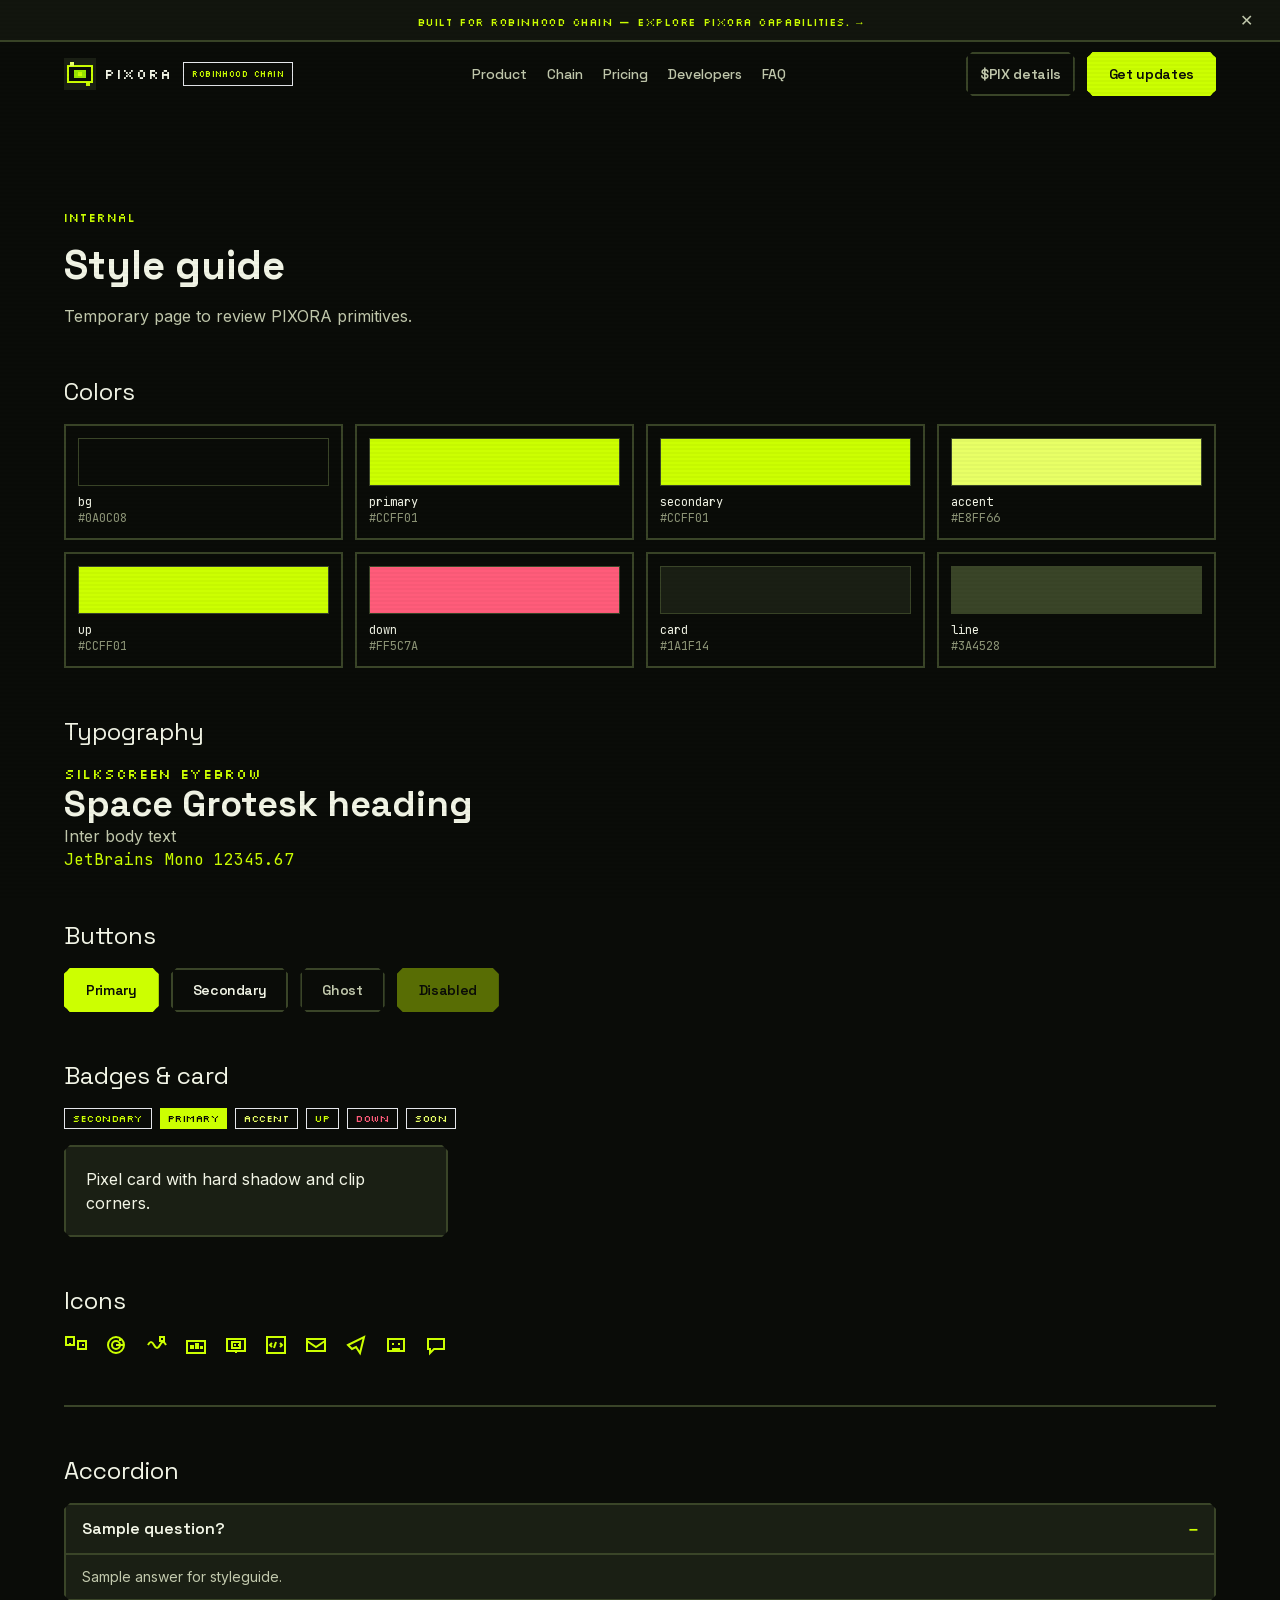
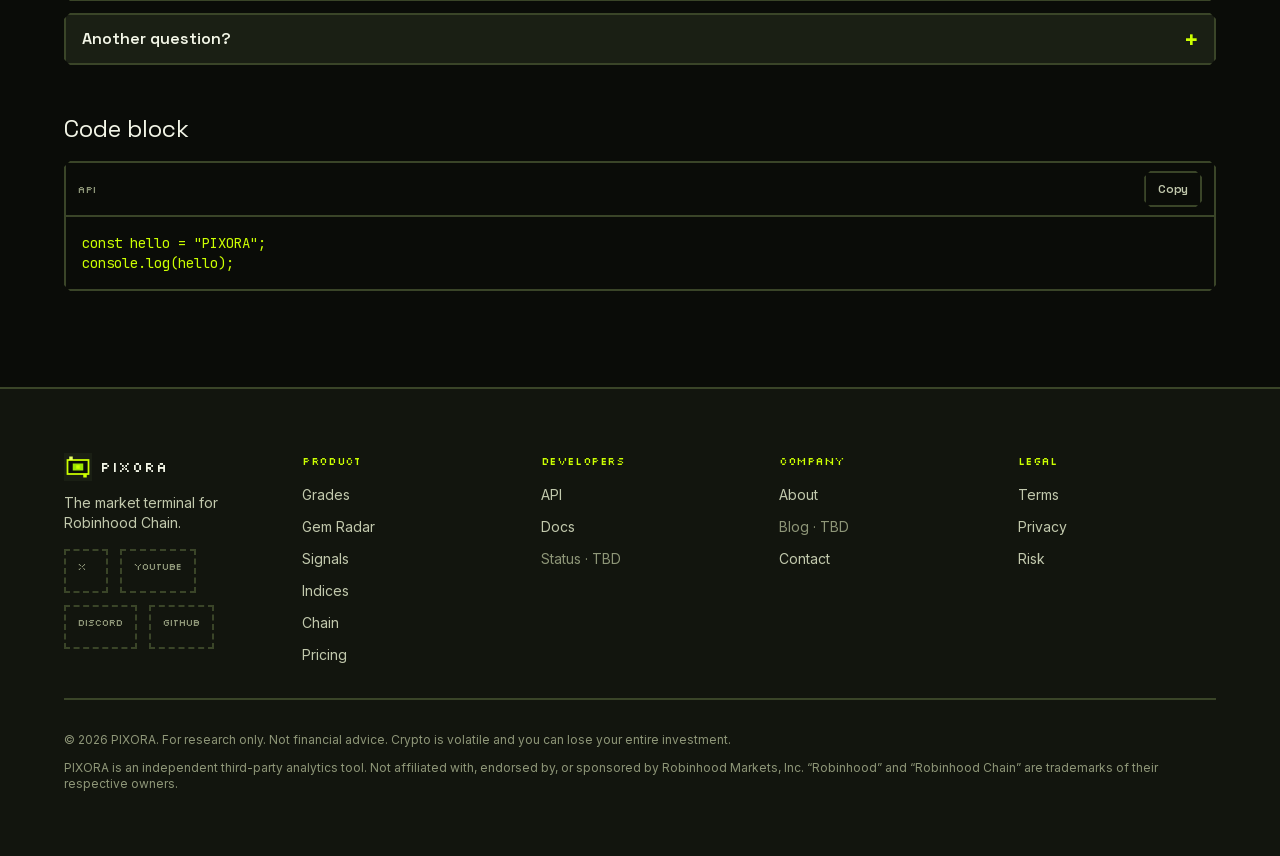
<file: styleguide/index.html>
<!DOCTYPE html><html lang="en"><head><meta charSet="utf-8"/><meta name="viewport" content="width=device-width, initial-scale=1"/><link rel="preload" href="/_next/static/media/36966cca54120369-s.p.woff2" as="font" crossorigin="" type="font/woff2"/><link rel="preload" href="/_next/static/media/bb3ef058b751a6ad-s.p.woff2" as="font" crossorigin="" type="font/woff2"/><link rel="preload" href="/_next/static/media/cd21efaca8026c00-s.p.woff2" as="font" crossorigin="" type="font/woff2"/><link rel="preload" href="/_next/static/media/e4af272ccee01ff0-s.p.woff2" as="font" crossorigin="" type="font/woff2"/><link rel="stylesheet" href="/_next/static/css/35cbee75a390f89a.css" data-precedence="next"/><link rel="preload" as="script" fetchPriority="low" href="/_next/static/chunks/webpack-b4691cfa1167f748.js"/><script src="/_next/static/chunks/fd9d1056-ac47f7b4a1759b90.js" async=""></script><script src="/_next/static/chunks/117-aba1c39e933ef17c.js" async=""></script><script src="/_next/static/chunks/main-app-b367c24e3bdda0e7.js" async=""></script><script src="/_next/static/chunks/137-a3e1f3eebce6c471.js" async=""></script><script src="/_next/static/chunks/648-72a559f8085f5372.js" async=""></script><script src="/_next/static/chunks/app/styleguide/page-2b36b2edd460cda6.js" async=""></script><script src="/_next/static/chunks/app/layout-01cf47c1a07978c9.js" async=""></script><script src="/_next/static/chunks/372-f726cdbb1d85a0af.js" async=""></script><script src="/_next/static/chunks/app/not-found-d607668b0bb4908e.js" async=""></script><script src="/_next/static/chunks/421-0b4ce9732d44ec09.js" async=""></script><script src="/_next/static/chunks/app/page-2056bea8f0530fa7.js" async=""></script><meta name="theme-color" content="#0A0C08"/><title>Style guide · PIXORA</title><meta name="description" content="PIXORA is the market-intelligence layer for Robinhood Chain: token scores, structured alerts, and discovery tools for Robinhood Chain research. Research only — not financial advice."/><meta name="keywords" content="Robinhood Chain,Robinhood Chain analytics,Robinhood Chain tokens,crypto analytics,token scores,market intelligence,AI crypto research"/><meta name="robots" content="noindex, nofollow"/><meta property="og:title" content="PIXORA — Market intelligence for Robinhood Chain"/><meta property="og:description" content="Token scores, discovery tools, and structured alerts designed for Robinhood Chain. Research only."/><meta property="og:site_name" content="PIXORA"/><meta property="og:image" content="https://pixora.example/img/og.svg"/><meta property="og:image:width" content="1200"/><meta property="og:image:height" content="630"/><meta property="og:image:alt" content="PIXORA — Market intelligence for Robinhood Chain"/><meta property="og:type" content="website"/><meta name="twitter:card" content="summary_large_image"/><meta name="twitter:title" content="PIXORA — Market intelligence for Robinhood Chain"/><meta name="twitter:description" content="Token scores, discovery tools, and structured alerts designed for Robinhood Chain."/><meta name="twitter:image" content="https://pixora.example/img/og.svg"/><link rel="icon" href="/icons/icon.svg" type="image/svg+xml"/><link rel="apple-touch-icon" href="/icons/icon.svg"/><meta name="next-size-adjust"/><script src="/_next/static/chunks/polyfills-42372ed130431b0a.js" noModule=""></script></head><body class="__variable_0f99ce __variable_dd5b2f __variable_f367f3 __variable_3c557b font-sans"><div aria-hidden="true" class="pointer-events-none fixed inset-0 z-[70] opacity-[0.035]" style="background-image:repeating-linear-gradient(0deg, transparent, transparent 2px, rgba(0,0,0,.8) 2px, rgba(0,0,0,.8) 4px)"></div><header class="sticky top-0 z-40 border-b-2 transition-colors duration-pixel border-transparent bg-transparent"><div class="mx-auto flex h-16 max-w-container items-center justify-between gap-3 px-4 md:px-6"><div class="flex min-w-0 items-center gap-2 sm:gap-3"><a class="flex min-w-0 items-center gap-2 text-text" href="/"><svg viewBox="0 0 32 32" class="h-8 w-8 shrink-0" aria-hidden="true" fill="none" xmlns="http://www.w3.org/2000/svg"><rect width="32" height="32" fill="#1A1F14"></rect><rect x="4" y="8" width="24" height="16" fill="#0A0C08" stroke="#CCFF01" stroke-width="2"></rect><rect x="10" y="12" width="12" height="8" fill="#9AE600"></rect><rect x="14" y="14" width="4" height="4" fill="#CCFF01"></rect><rect x="6" y="4" width="4" height="4" fill="#E8FF66"></rect><rect x="22" y="24" width="4" height="4" fill="#CCFF01"></rect></svg><span class="font-pixel text-sm tracking-wider">PIXORA</span></a><span class="hidden max-w-[9.5rem] truncate border border-secondary/50 bg-secondary/10 px-2 py-1 font-pixel text-[9px] uppercase tracking-wider text-secondary sm:inline-block md:max-w-none">Robinhood Chain</span></div><nav class="hidden items-center gap-5 xl:flex" aria-label="Primary"><a class="group relative font-heading text-sm font-medium transition-colors duration-pixel text-text-muted hover:text-text" href="/#pillars">Product<span class="absolute -bottom-1 left-0 h-0.5 bg-secondary transition-all duration-pixel w-0 group-hover:w-full"></span></a><a class="group relative font-heading text-sm font-medium transition-colors duration-pixel text-text-muted hover:text-text" href="/#chain">Chain<span class="absolute -bottom-1 left-0 h-0.5 bg-secondary transition-all duration-pixel w-0 group-hover:w-full"></span></a><a class="group relative font-heading text-sm font-medium transition-colors duration-pixel text-text-muted hover:text-text" href="/pricing/">Pricing<span class="absolute -bottom-1 left-0 h-0.5 bg-secondary transition-all duration-pixel w-0 group-hover:w-full"></span></a><a class="group relative font-heading text-sm font-medium transition-colors duration-pixel text-text-muted hover:text-text" href="/developers/">Developers<span class="absolute -bottom-1 left-0 h-0.5 bg-secondary transition-all duration-pixel w-0 group-hover:w-full"></span></a><a class="group relative font-heading text-sm font-medium transition-colors duration-pixel text-text-muted hover:text-text" href="/faq/">FAQ<span class="absolute -bottom-1 left-0 h-0.5 bg-secondary transition-all duration-pixel w-0 group-hover:w-full"></span></a></nav><div class="hidden items-center gap-3 lg:flex"><a class="inline-flex items-center justify-center gap-2 py-2.5 font-heading text-sm font-semibold tracking-tight clip-pixel transition-all duration-pixel ease-pixel active:translate-y-0.5 active:shadow-none disabled:cursor-not-allowed disabled:opacity-40 disabled:active:translate-y-0 focus-visible:outline-2 focus-visible:outline-offset-2 focus-visible:outline-secondary bg-transparent text-text-muted border-2 border-line hover:text-secondary hover:border-secondary min-h-10 px-3" href="/#token">$PIX details</a><a class="inline-flex min-h-11 items-center justify-center gap-2 px-5 py-2.5 font-heading text-sm font-semibold tracking-tight clip-pixel transition-all duration-pixel ease-pixel active:translate-y-0.5 active:shadow-none disabled:cursor-not-allowed disabled:opacity-40 disabled:active:translate-y-0 focus-visible:outline-2 focus-visible:outline-offset-2 focus-visible:outline-secondary bg-primary text-on-primary border-2 border-primary hover:bg-primary-press shadow-hard hover:shadow-hard-sm" href="/#final-cta">Get updates</a></div><button type="button" class="min-h-11 min-w-11 border-2 border-line px-3 font-pixel text-xs text-secondary lg:hidden" aria-label="Open menu" aria-expanded="false" aria-controls=":R3cq:">MENU</button></div></header><main class="min-w-0 overflow-x-hidden"><section class="py-16 md:py-24"><div class="mx-auto w-full max-w-container px-4 md:px-6 space-y-12"><div><span class="inline-block font-pixel text-[12px] uppercase tracking-[1px] text-secondary">Internal</span><h1 class="mt-2 font-heading text-[40px] font-bold">Style guide</h1><p class="mt-2 text-text-muted">Temporary page to review PIXORA primitives.</p></div><div><h2 class="mb-4 font-heading text-2xl">Colors</h2><div class="grid grid-cols-2 gap-3 md:grid-cols-4"><div class="border-2 border-line p-3"><div class="mb-2 h-12 border border-line" style="background:#0A0C08"></div><p class="font-mono text-xs">bg</p><p class="font-mono text-xs text-text-dim">#0A0C08</p></div><div class="border-2 border-line p-3"><div class="mb-2 h-12 border border-line" style="background:#CCFF01"></div><p class="font-mono text-xs">primary</p><p class="font-mono text-xs text-text-dim">#CCFF01</p></div><div class="border-2 border-line p-3"><div class="mb-2 h-12 border border-line" style="background:#CCFF01"></div><p class="font-mono text-xs">secondary</p><p class="font-mono text-xs text-text-dim">#CCFF01</p></div><div class="border-2 border-line p-3"><div class="mb-2 h-12 border border-line" style="background:#E8FF66"></div><p class="font-mono text-xs">accent</p><p class="font-mono text-xs text-text-dim">#E8FF66</p></div><div class="border-2 border-line p-3"><div class="mb-2 h-12 border border-line" style="background:#CCFF01"></div><p class="font-mono text-xs">up</p><p class="font-mono text-xs text-text-dim">#CCFF01</p></div><div class="border-2 border-line p-3"><div class="mb-2 h-12 border border-line" style="background:#FF5C7A"></div><p class="font-mono text-xs">down</p><p class="font-mono text-xs text-text-dim">#FF5C7A</p></div><div class="border-2 border-line p-3"><div class="mb-2 h-12 border border-line" style="background:#1A1F14"></div><p class="font-mono text-xs">card</p><p class="font-mono text-xs text-text-dim">#1A1F14</p></div><div class="border-2 border-line p-3"><div class="mb-2 h-12 border border-line" style="background:#3A4528"></div><p class="font-mono text-xs">line</p><p class="font-mono text-xs text-text-dim">#3A4528</p></div></div></div><div><h2 class="mb-4 font-heading text-2xl">Typography</h2><p class="font-pixel text-sm uppercase tracking-wider text-secondary">Silkscreen eyebrow</p><p class="font-heading text-4xl font-bold">Space Grotesk heading</p><p class="font-sans text-base text-text-muted">Inter body text</p><p class="font-mono text-base tabular-nums text-secondary">JetBrains Mono 12345.67</p></div><div><h2 class="mb-4 font-heading text-2xl">Buttons</h2><div class="flex flex-wrap gap-3"><button type="button" class="inline-flex min-h-11 items-center justify-center gap-2 px-5 py-2.5 font-heading text-sm font-semibold tracking-tight clip-pixel transition-all duration-pixel ease-pixel active:translate-y-0.5 active:shadow-none disabled:cursor-not-allowed disabled:opacity-40 disabled:active:translate-y-0 focus-visible:outline-2 focus-visible:outline-offset-2 focus-visible:outline-secondary bg-primary text-on-primary border-2 border-primary hover:bg-primary-press shadow-hard hover:shadow-hard-sm">Primary</button><button type="button" class="inline-flex min-h-11 items-center justify-center gap-2 px-5 py-2.5 font-heading text-sm font-semibold tracking-tight clip-pixel transition-all duration-pixel ease-pixel active:translate-y-0.5 active:shadow-none disabled:cursor-not-allowed disabled:opacity-40 disabled:active:translate-y-0 focus-visible:outline-2 focus-visible:outline-offset-2 focus-visible:outline-secondary bg-transparent text-text border-2 border-line hover:border-secondary hover:text-secondary shadow-hard hover:shadow-hard-sm">Secondary</button><button type="button" class="inline-flex min-h-11 items-center justify-center gap-2 px-5 py-2.5 font-heading text-sm font-semibold tracking-tight clip-pixel transition-all duration-pixel ease-pixel active:translate-y-0.5 active:shadow-none disabled:cursor-not-allowed disabled:opacity-40 disabled:active:translate-y-0 focus-visible:outline-2 focus-visible:outline-offset-2 focus-visible:outline-secondary bg-transparent text-text-muted border-2 border-line hover:text-secondary hover:border-secondary">Ghost</button><button type="button" class="inline-flex min-h-11 items-center justify-center gap-2 px-5 py-2.5 font-heading text-sm font-semibold tracking-tight clip-pixel transition-all duration-pixel ease-pixel active:translate-y-0.5 active:shadow-none disabled:cursor-not-allowed disabled:opacity-40 disabled:active:translate-y-0 focus-visible:outline-2 focus-visible:outline-offset-2 focus-visible:outline-secondary bg-primary text-on-primary border-2 border-primary hover:bg-primary-press shadow-hard hover:shadow-hard-sm" disabled="">Disabled</button></div></div><div><h2 class="mb-4 font-heading text-2xl">Badges &amp; card</h2><div class="mb-4 flex flex-wrap gap-2"><span class="inline-flex items-center px-2 py-0.5 font-pixel text-[10px] uppercase tracking-wider bg-secondary/15 text-secondary border border-secondary/40">secondary</span><span class="inline-flex items-center px-2 py-0.5 font-pixel text-[10px] uppercase tracking-wider bg-primary text-on-primary">primary</span><span class="inline-flex items-center px-2 py-0.5 font-pixel text-[10px] uppercase tracking-wider bg-accent/15 text-accent border border-accent/40">accent</span><span class="inline-flex items-center px-2 py-0.5 font-pixel text-[10px] uppercase tracking-wider bg-up/15 text-up border border-up/40">up</span><span class="inline-flex items-center px-2 py-0.5 font-pixel text-[10px] uppercase tracking-wider bg-down/15 text-down border border-down/40">down</span><span class="inline-flex items-center px-2 py-0.5 font-pixel text-[10px] uppercase tracking-wider bg-accent/15 text-accent border border-accent/50">soon</span></div><div class="border-2 border-line bg-card p-5 shadow-hard clip-pixel transition-all duration-pixel ease-pixel hover:-translate-y-0.5 hover:border-secondary hover:shadow-hard-sm max-w-sm">Pixel card with hard shadow and clip corners.</div></div><div><h2 class="mb-4 font-heading text-2xl">Icons</h2><div class="flex flex-wrap gap-4 text-secondary"><svg width="24" height="24" viewBox="0 0 24 24" fill="none" xmlns="http://www.w3.org/2000/svg" class="h-6 w-6 text-secondary" aria-hidden="true"><rect x="2" y="4" width="8" height="8" stroke="currentColor" stroke-width="2"></rect><rect x="14" y="8" width="8" height="8" stroke="currentColor" stroke-width="2"></rect><path d="M6 10v2M18 12h2" stroke="currentColor" stroke-width="2"></path></svg><svg width="24" height="24" viewBox="0 0 24 24" fill="none" xmlns="http://www.w3.org/2000/svg" class="h-6 w-6 text-secondary" aria-hidden="true"><circle cx="12" cy="12" r="8" stroke="currentColor" stroke-width="2"></circle><circle cx="12" cy="12" r="4" stroke="currentColor" stroke-width="2"></circle><path d="M12 12h8" stroke="currentColor" stroke-width="2"></path><rect x="15" y="6" width="2" height="2" fill="currentColor"></rect></svg><svg width="24" height="24" viewBox="0 0 24 24" fill="none" xmlns="http://www.w3.org/2000/svg" class="h-6 w-6 text-secondary" aria-hidden="true"><path d="M4 12c2-4 4-4 6 0s4 4 6 0 4-4 6 0" stroke="currentColor" stroke-width="2"></path><rect x="16" y="4" width="4" height="4" stroke="currentColor" stroke-width="2"></rect><path d="M18 8v2" stroke="currentColor" stroke-width="2"></path></svg><svg width="24" height="24" viewBox="0 0 24 24" fill="none" xmlns="http://www.w3.org/2000/svg" class="h-6 w-6 text-secondary" aria-hidden="true"><rect x="3" y="8" width="18" height="12" stroke="currentColor" stroke-width="2"></rect><rect x="6" y="12" width="4" height="4" fill="currentColor"></rect><rect x="11" y="10" width="4" height="6" fill="currentColor"></rect><rect x="16" y="13" width="3" height="3" fill="currentColor"></rect></svg><svg width="24" height="24" viewBox="0 0 24 24" fill="none" xmlns="http://www.w3.org/2000/svg" class="h-6 w-6 text-secondary" aria-hidden="true"><rect x="3" y="6" width="18" height="12" stroke="currentColor" stroke-width="2"></rect><rect x="8" y="9" width="8" height="6" stroke="currentColor" stroke-width="2"></rect><rect x="10" y="11" width="2" height="2" fill="currentColor"></rect><rect x="14" y="11" width="2" height="2" fill="currentColor"></rect><path d="M12 18v2" stroke="currentColor" stroke-width="2"></path></svg><svg width="24" height="24" viewBox="0 0 24 24" fill="none" xmlns="http://www.w3.org/2000/svg" class="h-6 w-6 text-secondary" aria-hidden="true"><rect x="3" y="4" width="18" height="16" stroke="currentColor" stroke-width="2"></rect><path d="M8 10l-2 2 2 2M16 10l2 2-2 2M12 9l-2 6" stroke="currentColor" stroke-width="2"></path></svg><svg width="24" height="24" viewBox="0 0 24 24" fill="none" xmlns="http://www.w3.org/2000/svg" class="h-6 w-6 text-secondary" aria-hidden="true"><rect x="3" y="6" width="18" height="12" stroke="currentColor" stroke-width="2"></rect><path d="M3 8l9 6 9-6" stroke="currentColor" stroke-width="2"></path></svg><svg width="24" height="24" viewBox="0 0 24 24" fill="none" xmlns="http://www.w3.org/2000/svg" class="h-6 w-6 text-secondary" aria-hidden="true"><path d="M4 12l16-8-4 16-4-6-4 2z" stroke="currentColor" stroke-width="2" fill="none"></path></svg><svg width="24" height="24" viewBox="0 0 24 24" fill="none" xmlns="http://www.w3.org/2000/svg" class="h-6 w-6 text-secondary" aria-hidden="true"><rect x="4" y="6" width="16" height="12" stroke="currentColor" stroke-width="2"></rect><rect x="8" y="10" width="2" height="2" fill="currentColor"></rect><rect x="14" y="10" width="2" height="2" fill="currentColor"></rect><path d="M8 16h8" stroke="currentColor" stroke-width="2"></path></svg><svg width="24" height="24" viewBox="0 0 24 24" fill="none" xmlns="http://www.w3.org/2000/svg" class="h-6 w-6 text-secondary" aria-hidden="true"><path d="M4 6h16v10H10l-4 4v-4H4z" stroke="currentColor" stroke-width="2" fill="none"></path></svg></div></div><div class="h-0.5 w-full bg-line" role="separator" aria-hidden="true"></div><div><h2 class="mb-4 font-heading text-2xl">Accordion</h2><div class="space-y-3"><div class="border-2 border-line bg-card shadow-hard clip-pixel"><h3><button id=":R18jtscq:-button-0" type="button" aria-expanded="true" aria-controls=":R18jtscq:-panel-0" class="flex min-h-11 w-full items-center justify-between gap-4 px-4 py-3 text-left font-heading text-base font-semibold text-text hover:text-secondary focus-visible:outline focus-visible:outline-2 focus-visible:outline-offset-[-2px] focus-visible:outline-secondary"><span>Sample question?</span><span aria-hidden="true" class="font-pixel text-secondary">−</span></button></h3><div id=":R18jtscq:-panel-0" role="region" aria-labelledby=":R18jtscq:-button-0" class="border-t-2 border-line px-4 py-3 text-sm text-text-muted">Sample answer for styleguide.</div></div><div class="border-2 border-line bg-card shadow-hard clip-pixel"><h3><button id=":R18jtscq:-button-1" type="button" aria-expanded="false" aria-controls=":R18jtscq:-panel-1" class="flex min-h-11 w-full items-center justify-between gap-4 px-4 py-3 text-left font-heading text-base font-semibold text-text hover:text-secondary focus-visible:outline focus-visible:outline-2 focus-visible:outline-offset-[-2px] focus-visible:outline-secondary"><span>Another question?</span><span aria-hidden="true" class="font-pixel text-secondary">+</span></button></h3><div id=":R18jtscq:-panel-1" role="region" aria-labelledby=":R18jtscq:-button-1" hidden="" class="border-t-2 border-line px-4 py-3 text-sm text-text-muted">Another sample answer.</div></div></div></div><div><h2 class="mb-4 font-heading text-2xl">Code block</h2><div class="relative w-full min-w-0 max-w-full overflow-hidden border-2 border-line bg-bg shadow-hard clip-pixel"><div class="flex items-center justify-between border-b-2 border-line px-3 py-2"><span class="font-pixel text-[10px] uppercase tracking-wider text-text-dim">API</span><button type="button" class="inline-flex items-center justify-center gap-2 font-heading font-semibold tracking-tight clip-pixel transition-all duration-pixel ease-pixel active:translate-y-0.5 active:shadow-none disabled:cursor-not-allowed disabled:opacity-40 disabled:active:translate-y-0 focus-visible:outline-2 focus-visible:outline-offset-2 focus-visible:outline-secondary bg-transparent text-text-muted border-2 border-line hover:text-secondary hover:border-secondary min-h-9 px-3 py-1 text-xs" aria-label="Copy code">Copy</button></div><pre class="max-w-full touch-pan-x overflow-x-auto overscroll-x-contain p-4 font-mono text-xs leading-relaxed text-secondary md:text-sm" tabindex="0" aria-label="Scrollable API code example"><code>const hello = &quot;PIXORA&quot;;
console.log(hello);</code></pre></div></div></div></section></main><footer class="border-t-2 border-line bg-surface py-12 md:py-16"><div class="mx-auto w-full max-w-container px-4 md:px-6"><div class="grid grid-cols-2 gap-10 md:grid-cols-3 lg:grid-cols-5"><div class="col-span-2 md:col-span-3 lg:col-span-1"><a class="mb-3 flex items-center gap-2" href="/"><svg viewBox="0 0 32 32" class="h-7 w-7" aria-hidden="true" fill="none" xmlns="http://www.w3.org/2000/svg"><rect width="32" height="32" fill="#1A1F14"></rect><rect x="4" y="8" width="24" height="16" fill="#0A0C08" stroke="#CCFF01" stroke-width="2"></rect><rect x="10" y="12" width="12" height="8" fill="#9AE600"></rect><rect x="14" y="14" width="4" height="4" fill="#CCFF01"></rect><rect x="6" y="4" width="4" height="4" fill="#E8FF66"></rect><rect x="22" y="24" width="4" height="4" fill="#CCFF01"></rect></svg><span class="font-pixel text-sm tracking-wider text-text">PIXORA</span></a><p class="mb-4 text-sm text-text-muted">The market terminal for Robinhood Chain.</p><div class="flex flex-wrap gap-3"><span class="min-h-11 min-w-11 border-2 border-dashed border-line px-3 py-2 font-pixel text-[10px] uppercase text-text-dim" title="Link TBD">X</span><span class="min-h-11 min-w-11 border-2 border-dashed border-line px-3 py-2 font-pixel text-[10px] uppercase text-text-dim" title="Link TBD">YouTube</span><span class="min-h-11 min-w-11 border-2 border-dashed border-line px-3 py-2 font-pixel text-[10px] uppercase text-text-dim" title="Link TBD">Discord</span><span class="min-h-11 min-w-11 border-2 border-dashed border-line px-3 py-2 font-pixel text-[10px] uppercase text-text-dim" title="Link TBD">GitHub</span></div></div><div><h3 class="mb-3 font-pixel text-[11px] uppercase tracking-wider text-secondary">Product</h3><ul class="space-y-2"><li><a class="text-sm text-text-muted hover:text-text" href="/#dual-grade">Grades</a></li><li><a class="text-sm text-text-muted hover:text-text" href="/#gem-radar">Gem Radar</a></li><li><a class="text-sm text-text-muted hover:text-text" href="/#signals">Signals</a></li><li><a class="text-sm text-text-muted hover:text-text" href="/#indices">Indices</a></li><li><a class="text-sm text-text-muted hover:text-text" href="/#chain">Chain</a></li><li><a class="text-sm text-text-muted hover:text-text" href="/pricing/">Pricing</a></li></ul></div><div><h3 class="mb-3 font-pixel text-[11px] uppercase tracking-wider text-secondary">Developers</h3><ul class="space-y-2"><li><a class="text-sm text-text-muted hover:text-text" href="/developers/">API</a></li><li><a class="text-sm text-text-muted hover:text-text" href="/developers/docs/">Docs</a></li><li><span class="text-sm text-text-dim">Status<!-- --> · TBD</span></li></ul></div><div><h3 class="mb-3 font-pixel text-[11px] uppercase tracking-wider text-secondary">Company</h3><ul class="space-y-2"><li><a class="text-sm text-text-muted hover:text-text" href="/about/">About</a></li><li><span class="text-sm text-text-dim">Blog<!-- --> · TBD</span></li><li><a class="text-sm text-text-muted hover:text-text" href="/#final-cta">Contact</a></li></ul></div><div><h3 class="mb-3 font-pixel text-[11px] uppercase tracking-wider text-secondary">Legal</h3><ul class="space-y-2"><li><a class="text-sm text-text-muted hover:text-text" href="/legal/terms/">Terms</a></li><li><a class="text-sm text-text-muted hover:text-text" href="/legal/privacy/">Privacy</a></li><li><a class="text-sm text-text-muted hover:text-text" href="/legal/risk/">Risk</a></li></ul></div></div><div class="h-0.5 w-full bg-line my-8" role="separator" aria-hidden="true"></div><p class="text-xs text-text-dim">© 2026 PIXORA. For research only. Not financial advice. Crypto is volatile and you can lose your entire investment.</p><p class="mt-3 text-xs text-text-dim">PIXORA is an independent third-party analytics tool. Not affiliated with, endorsed by, or sponsored by Robinhood Markets, Inc. “Robinhood” and “Robinhood Chain” are trademarks of their respective owners.</p></div></footer><div class="pointer-events-none fixed bottom-4 right-4 z-[60] flex flex-col gap-2" aria-live="polite"></div><script src="/_next/static/chunks/webpack-b4691cfa1167f748.js" async=""></script><script>(self.__next_f=self.__next_f||[]).push([0]);self.__next_f.push([2,null])</script><script>self.__next_f.push([1,"1:HL[\"/_next/static/media/36966cca54120369-s.p.woff2\",\"font\",{\"crossOrigin\":\"\",\"type\":\"font/woff2\"}]\n2:HL[\"/_next/static/media/bb3ef058b751a6ad-s.p.woff2\",\"font\",{\"crossOrigin\":\"\",\"type\":\"font/woff2\"}]\n3:HL[\"/_next/static/media/cd21efaca8026c00-s.p.woff2\",\"font\",{\"crossOrigin\":\"\",\"type\":\"font/woff2\"}]\n4:HL[\"/_next/static/media/e4af272ccee01ff0-s.p.woff2\",\"font\",{\"crossOrigin\":\"\",\"type\":\"font/woff2\"}]\n5:HL[\"/_next/static/css/35cbee75a390f89a.css\",\"style\"]\n"])</script><script>self.__next_f.push([1,"6:I[2846,[],\"\"]\n8:I[6908,[\"137\",\"static/chunks/137-a3e1f3eebce6c471.js\",\"648\",\"static/chunks/648-72a559f8085f5372.js\",\"866\",\"static/chunks/app/styleguide/page-2b36b2edd460cda6.js\"],\"PixelButton\"]\n9:I[3145,[\"137\",\"static/chunks/137-a3e1f3eebce6c471.js\",\"648\",\"static/chunks/648-72a559f8085f5372.js\",\"866\",\"static/chunks/app/styleguide/page-2b36b2edd460cda6.js\"],\"Accordion\"]\na:I[4201,[\"137\",\"static/chunks/137-a3e1f3eebce6c471.js\",\"648\",\"static/chunks/648-72a559f8085f5372.js\",\"866\",\"static/chunks/app/styleguide/page-2b36b2edd460cda6.js\"],\"CodeBlock\"]\nb:I[4707,[],\"\"]\nc:I[6423,[],\"\"]\nd:I[5505,[\"137\",\"static/chunks/137-a3e1f3eebce6c471.js\",\"648\",\"static/chunks/648-72a559f8085f5372.js\",\"185\",\"static/chunks/app/layout-01cf47c1a07978c9.js\"],\"ToastProvider\"]\ne:I[4822,[\"137\",\"static/chunks/137-a3e1f3eebce6c471.js\",\"648\",\"static/chunks/648-72a559f8085f5372.js\",\"185\",\"static/chunks/app/layout-01cf47c1a07978c9.js\"],\"ScanlineOverlay\"]\nf:I[1106,[\"137\",\"static/chunks/137-a3e1f3eebce6c471.js\",\"648\",\"static/chunks/648-72a559f8085f5372.js\",\"185\",\"static/chunks/app/layout-01cf47c1a07978c9.js\"],\"AnnouncementBar\"]\n10:I[3689,[\"137\",\"static/chunks/137-a3e1f3eebce6c471.js\",\"648\",\"static/chunks/648-72a559f8085f5372.js\",\"185\",\"static/chunks/app/layout-01cf47c1a07978c9.js\"],\"Navbar\"]\n11:I[5990,[\"137\",\"static/chunks/137-a3e1f3eebce6c471.js\",\"648\",\"static/chunks/648-72a559f8085f5372.js\",\"372\",\"static/chunks/372-f726cdbb1d85a0af.js\",\"160\",\"static/chunks/app/not-found-d607668b0bb4908e.js\"],\"Mascot\"]\n12:I[2972,[\"137\",\"static/chunks/137-a3e1f3eebce6c471.js\",\"648\",\"static/chunks/648-72a559f8085f5372.js\",\"372\",\"static/chunks/372-f726cdbb1d85a0af.js\",\"421\",\"static/chunks/421-0b4ce9732d44ec09.js\",\"931\",\"static/chunks/app/page-2056bea8f0530fa7.js\"],\"\"]\n14:I[1060,[],\"\"]\n15:[]\n"])</script><script>self.__next_f.push([1,"0:[\"$\",\"$L6\",null,{\"buildId\":\"k33h1KVcFuXXmWMqxDwQR\",\"assetPrefix\":\"\",\"urlParts\":[\"\",\"styleguide\",\"\"],\"initialTree\":[\"\",{\"children\":[\"styleguide\",{\"children\":[\"__PAGE__\",{}]}]},\"$undefined\",\"$undefined\",true],\"initialSeedData\":[\"\",{\"children\":[\"styleguide\",{\"children\":[\"__PAGE__\",{},[[\"$L7\",[\"$\",\"section\",null,{\"className\":\"py-16 md:py-24\",\"children\":[\"$\",\"div\",null,{\"className\":\"mx-auto w-full max-w-container px-4 md:px-6 space-y-12\",\"children\":[[\"$\",\"div\",null,{\"children\":[[\"$\",\"span\",null,{\"className\":\"inline-block font-pixel text-[12px] uppercase tracking-[1px] text-secondary\",\"children\":\"Internal\"}],[\"$\",\"h1\",null,{\"className\":\"mt-2 font-heading text-[40px] font-bold\",\"children\":\"Style guide\"}],[\"$\",\"p\",null,{\"className\":\"mt-2 text-text-muted\",\"children\":\"Temporary page to review PIXORA primitives.\"}]]}],[\"$\",\"div\",null,{\"children\":[[\"$\",\"h2\",null,{\"className\":\"mb-4 font-heading text-2xl\",\"children\":\"Colors\"}],[\"$\",\"div\",null,{\"className\":\"grid grid-cols-2 gap-3 md:grid-cols-4\",\"children\":[[\"$\",\"div\",\"bg\",{\"className\":\"border-2 border-line p-3\",\"children\":[[\"$\",\"div\",null,{\"className\":\"mb-2 h-12 border border-line\",\"style\":{\"background\":\"#0A0C08\"}}],[\"$\",\"p\",null,{\"className\":\"font-mono text-xs\",\"children\":\"bg\"}],[\"$\",\"p\",null,{\"className\":\"font-mono text-xs text-text-dim\",\"children\":\"#0A0C08\"}]]}],[\"$\",\"div\",\"primary\",{\"className\":\"border-2 border-line p-3\",\"children\":[[\"$\",\"div\",null,{\"className\":\"mb-2 h-12 border border-line\",\"style\":{\"background\":\"#CCFF01\"}}],[\"$\",\"p\",null,{\"className\":\"font-mono text-xs\",\"children\":\"primary\"}],[\"$\",\"p\",null,{\"className\":\"font-mono text-xs text-text-dim\",\"children\":\"#CCFF01\"}]]}],[\"$\",\"div\",\"secondary\",{\"className\":\"border-2 border-line p-3\",\"children\":[[\"$\",\"div\",null,{\"className\":\"mb-2 h-12 border border-line\",\"style\":{\"background\":\"#CCFF01\"}}],[\"$\",\"p\",null,{\"className\":\"font-mono text-xs\",\"children\":\"secondary\"}],[\"$\",\"p\",null,{\"className\":\"font-mono text-xs text-text-dim\",\"children\":\"#CCFF01\"}]]}],[\"$\",\"div\",\"accent\",{\"className\":\"border-2 border-line p-3\",\"children\":[[\"$\",\"div\",null,{\"className\":\"mb-2 h-12 border border-line\",\"style\":{\"background\":\"#E8FF66\"}}],[\"$\",\"p\",null,{\"className\":\"font-mono text-xs\",\"children\":\"accent\"}],[\"$\",\"p\",null,{\"className\":\"font-mono text-xs text-text-dim\",\"children\":\"#E8FF66\"}]]}],[\"$\",\"div\",\"up\",{\"className\":\"border-2 border-line p-3\",\"children\":[[\"$\",\"div\",null,{\"className\":\"mb-2 h-12 border border-line\",\"style\":{\"background\":\"#CCFF01\"}}],[\"$\",\"p\",null,{\"className\":\"font-mono text-xs\",\"children\":\"up\"}],[\"$\",\"p\",null,{\"className\":\"font-mono text-xs text-text-dim\",\"children\":\"#CCFF01\"}]]}],[\"$\",\"div\",\"down\",{\"className\":\"border-2 border-line p-3\",\"children\":[[\"$\",\"div\",null,{\"className\":\"mb-2 h-12 border border-line\",\"style\":{\"background\":\"#FF5C7A\"}}],[\"$\",\"p\",null,{\"className\":\"font-mono text-xs\",\"children\":\"down\"}],[\"$\",\"p\",null,{\"className\":\"font-mono text-xs text-text-dim\",\"children\":\"#FF5C7A\"}]]}],[\"$\",\"div\",\"card\",{\"className\":\"border-2 border-line p-3\",\"children\":[[\"$\",\"div\",null,{\"className\":\"mb-2 h-12 border border-line\",\"style\":{\"background\":\"#1A1F14\"}}],[\"$\",\"p\",null,{\"className\":\"font-mono text-xs\",\"children\":\"card\"}],[\"$\",\"p\",null,{\"className\":\"font-mono text-xs text-text-dim\",\"children\":\"#1A1F14\"}]]}],[\"$\",\"div\",\"line\",{\"className\":\"border-2 border-line p-3\",\"children\":[[\"$\",\"div\",null,{\"className\":\"mb-2 h-12 border border-line\",\"style\":{\"background\":\"#3A4528\"}}],[\"$\",\"p\",null,{\"className\":\"font-mono text-xs\",\"children\":\"line\"}],[\"$\",\"p\",null,{\"className\":\"font-mono text-xs text-text-dim\",\"children\":\"#3A4528\"}]]}]]}]]}],[\"$\",\"div\",null,{\"children\":[[\"$\",\"h2\",null,{\"className\":\"mb-4 font-heading text-2xl\",\"children\":\"Typography\"}],[\"$\",\"p\",null,{\"className\":\"font-pixel text-sm uppercase tracking-wider text-secondary\",\"children\":\"Silkscreen eyebrow\"}],[\"$\",\"p\",null,{\"className\":\"font-heading text-4xl font-bold\",\"children\":\"Space Grotesk heading\"}],[\"$\",\"p\",null,{\"className\":\"font-sans text-base text-text-muted\",\"children\":\"Inter body text\"}],[\"$\",\"p\",null,{\"className\":\"font-mono text-base tabular-nums text-secondary\",\"children\":\"JetBrains Mono 12345.67\"}]]}],[\"$\",\"div\",null,{\"children\":[[\"$\",\"h2\",null,{\"className\":\"mb-4 font-heading text-2xl\",\"children\":\"Buttons\"}],[\"$\",\"div\",null,{\"className\":\"flex flex-wrap gap-3\",\"children\":[[\"$\",\"$L8\",null,{\"children\":\"Primary\"}],[\"$\",\"$L8\",null,{\"variant\":\"secondary\",\"children\":\"Secondary\"}],[\"$\",\"$L8\",null,{\"variant\":\"ghost\",\"children\":\"Ghost\"}],[\"$\",\"$L8\",null,{\"disabled\":true,\"children\":\"Disabled\"}]]}]]}],[\"$\",\"div\",null,{\"children\":[[\"$\",\"h2\",null,{\"className\":\"mb-4 font-heading text-2xl\",\"children\":\"Badges \u0026 card\"}],[\"$\",\"div\",null,{\"className\":\"mb-4 flex flex-wrap gap-2\",\"children\":[[\"$\",\"span\",null,{\"className\":\"inline-flex items-center px-2 py-0.5 font-pixel text-[10px] uppercase tracking-wider bg-secondary/15 text-secondary border border-secondary/40\",\"children\":\"secondary\"}],[\"$\",\"span\",null,{\"className\":\"inline-flex items-center px-2 py-0.5 font-pixel text-[10px] uppercase tracking-wider bg-primary text-on-primary\",\"children\":\"primary\"}],[\"$\",\"span\",null,{\"className\":\"inline-flex items-center px-2 py-0.5 font-pixel text-[10px] uppercase tracking-wider bg-accent/15 text-accent border border-accent/40\",\"children\":\"accent\"}],[\"$\",\"span\",null,{\"className\":\"inline-flex items-center px-2 py-0.5 font-pixel text-[10px] uppercase tracking-wider bg-up/15 text-up border border-up/40\",\"children\":\"up\"}],[\"$\",\"span\",null,{\"className\":\"inline-flex items-center px-2 py-0.5 font-pixel text-[10px] uppercase tracking-wider bg-down/15 text-down border border-down/40\",\"children\":\"down\"}],[\"$\",\"span\",null,{\"className\":\"inline-flex items-center px-2 py-0.5 font-pixel text-[10px] uppercase tracking-wider bg-accent/15 text-accent border border-accent/50\",\"children\":\"soon\"}]]}],[\"$\",\"div\",null,{\"className\":\"border-2 border-line bg-card p-5 shadow-hard clip-pixel transition-all duration-pixel ease-pixel hover:-translate-y-0.5 hover:border-secondary hover:shadow-hard-sm max-w-sm\",\"children\":\"Pixel card with hard shadow and clip corners.\"}]]}],[\"$\",\"div\",null,{\"children\":[[\"$\",\"h2\",null,{\"className\":\"mb-4 font-heading text-2xl\",\"children\":\"Icons\"}],[\"$\",\"div\",null,{\"className\":\"flex flex-wrap gap-4 text-secondary\",\"children\":[[\"$\",\"svg\",null,{\"width\":\"24\",\"height\":\"24\",\"viewBox\":\"0 0 24 24\",\"fill\":\"none\",\"xmlns\":\"http://www.w3.org/2000/svg\",\"className\":\"h-6 w-6 text-secondary\",\"aria-hidden\":true,\"role\":\"$undefined\",\"children\":[null,[[\"$\",\"rect\",null,{\"x\":\"2\",\"y\":\"4\",\"width\":\"8\",\"height\":\"8\",\"stroke\":\"currentColor\",\"strokeWidth\":\"2\"}],[\"$\",\"rect\",null,{\"x\":\"14\",\"y\":\"8\",\"width\":\"8\",\"height\":\"8\",\"stroke\":\"currentColor\",\"strokeWidth\":\"2\"}],[\"$\",\"path\",null,{\"d\":\"M6 10v2M18 12h2\",\"stroke\":\"currentColor\",\"strokeWidth\":\"2\"}]]]}],[\"$\",\"svg\",null,{\"width\":\"24\",\"height\":\"24\",\"viewBox\":\"0 0 24 24\",\"fill\":\"none\",\"xmlns\":\"http://www.w3.org/2000/svg\",\"className\":\"h-6 w-6 text-secondary\",\"aria-hidden\":true,\"role\":\"$undefined\",\"children\":[null,[[\"$\",\"circle\",null,{\"cx\":\"12\",\"cy\":\"12\",\"r\":\"8\",\"stroke\":\"currentColor\",\"strokeWidth\":\"2\"}],[\"$\",\"circle\",null,{\"cx\":\"12\",\"cy\":\"12\",\"r\":\"4\",\"stroke\":\"currentColor\",\"strokeWidth\":\"2\"}],[\"$\",\"path\",null,{\"d\":\"M12 12h8\",\"stroke\":\"currentColor\",\"strokeWidth\":\"2\"}],[\"$\",\"rect\",null,{\"x\":\"15\",\"y\":\"6\",\"width\":\"2\",\"height\":\"2\",\"fill\":\"currentColor\"}]]]}],[\"$\",\"svg\",null,{\"width\":\"24\",\"height\":\"24\",\"viewBox\":\"0 0 24 24\",\"fill\":\"none\",\"xmlns\":\"http://www.w3.org/2000/svg\",\"className\":\"h-6 w-6 text-secondary\",\"aria-hidden\":true,\"role\":\"$undefined\",\"children\":[null,[[\"$\",\"path\",null,{\"d\":\"M4 12c2-4 4-4 6 0s4 4 6 0 4-4 6 0\",\"stroke\":\"currentColor\",\"strokeWidth\":\"2\"}],[\"$\",\"rect\",null,{\"x\":\"16\",\"y\":\"4\",\"width\":\"4\",\"height\":\"4\",\"stroke\":\"currentColor\",\"strokeWidth\":\"2\"}],[\"$\",\"path\",null,{\"d\":\"M18 8v2\",\"stroke\":\"currentColor\",\"strokeWidth\":\"2\"}]]]}],[\"$\",\"svg\",null,{\"width\":\"24\",\"height\":\"24\",\"viewBox\":\"0 0 24 24\",\"fill\":\"none\",\"xmlns\":\"http://www.w3.org/2000/svg\",\"className\":\"h-6 w-6 text-secondary\",\"aria-hidden\":true,\"role\":\"$undefined\",\"children\":[null,[[\"$\",\"rect\",null,{\"x\":\"3\",\"y\":\"8\",\"width\":\"18\",\"height\":\"12\",\"stroke\":\"currentColor\",\"strokeWidth\":\"2\"}],[\"$\",\"rect\",null,{\"x\":\"6\",\"y\":\"12\",\"width\":\"4\",\"height\":\"4\",\"fill\":\"currentColor\"}],[\"$\",\"rect\",null,{\"x\":\"11\",\"y\":\"10\",\"width\":\"4\",\"height\":\"6\",\"fill\":\"currentColor\"}],[\"$\",\"rect\",null,{\"x\":\"16\",\"y\":\"13\",\"width\":\"3\",\"height\":\"3\",\"fill\":\"currentColor\"}]]]}],[\"$\",\"svg\",null,{\"width\":\"24\",\"height\":\"24\",\"viewBox\":\"0 0 24 24\",\"fill\":\"none\",\"xmlns\":\"http://www.w3.org/2000/svg\",\"className\":\"h-6 w-6 text-secondary\",\"aria-hidden\":true,\"role\":\"$undefined\",\"children\":[null,[[\"$\",\"rect\",null,{\"x\":\"3\",\"y\":\"6\",\"width\":\"18\",\"height\":\"12\",\"stroke\":\"currentColor\",\"strokeWidth\":\"2\"}],[\"$\",\"rect\",null,{\"x\":\"8\",\"y\":\"9\",\"width\":\"8\",\"height\":\"6\",\"stroke\":\"currentColor\",\"strokeWidth\":\"2\"}],[\"$\",\"rect\",null,{\"x\":\"10\",\"y\":\"11\",\"width\":\"2\",\"height\":\"2\",\"fill\":\"currentColor\"}],[\"$\",\"rect\",null,{\"x\":\"14\",\"y\":\"11\",\"width\":\"2\",\"height\":\"2\",\"fill\":\"currentColor\"}],[\"$\",\"path\",null,{\"d\":\"M12 18v2\",\"stroke\":\"currentColor\",\"strokeWidth\":\"2\"}]]]}],[\"$\",\"svg\",null,{\"width\":\"24\",\"height\":\"24\",\"viewBox\":\"0 0 24 24\",\"fill\":\"none\",\"xmlns\":\"http://www.w3.org/2000/svg\",\"className\":\"h-6 w-6 text-secondary\",\"aria-hidden\":true,\"role\":\"$undefined\",\"children\":[null,[[\"$\",\"rect\",null,{\"x\":\"3\",\"y\":\"4\",\"width\":\"18\",\"height\":\"16\",\"stroke\":\"currentColor\",\"strokeWidth\":\"2\"}],[\"$\",\"path\",null,{\"d\":\"M8 10l-2 2 2 2M16 10l2 2-2 2M12 9l-2 6\",\"stroke\":\"currentColor\",\"strokeWidth\":\"2\"}]]]}],[\"$\",\"svg\",null,{\"width\":\"24\",\"height\":\"24\",\"viewBox\":\"0 0 24 24\",\"fill\":\"none\",\"xmlns\":\"http://www.w3.org/2000/svg\",\"className\":\"h-6 w-6 text-secondary\",\"aria-hidden\":true,\"role\":\"$undefined\",\"children\":[null,[[\"$\",\"rect\",null,{\"x\":\"3\",\"y\":\"6\",\"width\":\"18\",\"height\":\"12\",\"stroke\":\"currentColor\",\"strokeWidth\":\"2\"}],[\"$\",\"path\",null,{\"d\":\"M3 8l9 6 9-6\",\"stroke\":\"currentColor\",\"strokeWidth\":\"2\"}]]]}],[\"$\",\"svg\",null,{\"width\":\"24\",\"height\":\"24\",\"viewBox\":\"0 0 24 24\",\"fill\":\"none\",\"xmlns\":\"http://www.w3.org/2000/svg\",\"className\":\"h-6 w-6 text-secondary\",\"aria-hidden\":true,\"role\":\"$undefined\",\"children\":[null,[\"$\",\"path\",null,{\"d\":\"M4 12l16-8-4 16-4-6-4 2z\",\"stroke\":\"currentColor\",\"strokeWidth\":\"2\",\"fill\":\"none\"}]]}],[\"$\",\"svg\",null,{\"width\":\"24\",\"height\":\"24\",\"viewBox\":\"0 0 24 24\",\"fill\":\"none\",\"xmlns\":\"http://www.w3.org/2000/svg\",\"className\":\"h-6 w-6 text-secondary\",\"aria-hidden\":true,\"role\":\"$undefined\",\"children\":[null,[[\"$\",\"rect\",null,{\"x\":\"4\",\"y\":\"6\",\"width\":\"16\",\"height\":\"12\",\"stroke\":\"currentColor\",\"strokeWidth\":\"2\"}],[\"$\",\"rect\",null,{\"x\":\"8\",\"y\":\"10\",\"width\":\"2\",\"height\":\"2\",\"fill\":\"currentColor\"}],[\"$\",\"rect\",null,{\"x\":\"14\",\"y\":\"10\",\"width\":\"2\",\"height\":\"2\",\"fill\":\"currentColor\"}],[\"$\",\"path\",null,{\"d\":\"M8 16h8\",\"stroke\":\"currentColor\",\"strokeWidth\":\"2\"}]]]}],[\"$\",\"svg\",null,{\"width\":\"24\",\"height\":\"24\",\"viewBox\":\"0 0 24 24\",\"fill\":\"none\",\"xmlns\":\"http://www.w3.org/2000/svg\",\"className\":\"h-6 w-6 text-secondary\",\"aria-hidden\":true,\"role\":\"$undefined\",\"children\":[null,[\"$\",\"path\",null,{\"d\":\"M4 6h16v10H10l-4 4v-4H4z\",\"stroke\":\"currentColor\",\"strokeWidth\":\"2\",\"fill\":\"none\"}]]}]]}]]}],[\"$\",\"div\",null,{\"className\":\"h-0.5 w-full bg-line\",\"role\":\"separator\",\"aria-hidden\":true}],[\"$\",\"div\",null,{\"children\":[[\"$\",\"h2\",null,{\"className\":\"mb-4 font-heading text-2xl\",\"children\":\"Accordion\"}],[\"$\",\"$L9\",null,{\"items\":[{\"q\":\"Sample question?\",\"a\":\"Sample answer for styleguide.\"},{\"q\":\"Another question?\",\"a\":\"Another sample answer.\"}]}]]}],[\"$\",\"div\",null,{\"children\":[[\"$\",\"h2\",null,{\"className\":\"mb-4 font-heading text-2xl\",\"children\":\"Code block\"}],[\"$\",\"$La\",null,{\"code\":\"const hello = \\\"PIXORA\\\";\\nconsole.log(hello);\"}]]}]]}]}],null],null],null]},[null,[\"$\",\"$Lb\",null,{\"parallelRouterKey\":\"children\",\"segmentPath\":[\"children\",\"styleguide\",\"children\"],\"error\":\"$undefined\",\"errorStyles\":\"$undefined\",\"errorScripts\":\"$undefined\",\"template\":[\"$\",\"$Lc\",null,{}],\"templateStyles\":\"$undefined\",\"templateScripts\":\"$undefined\",\"notFound\":\"$undefined\",\"notFoundStyles\":\"$undefined\"}]],null]},[[[[\"$\",\"link\",\"0\",{\"rel\":\"stylesheet\",\"href\":\"/_next/static/css/35cbee75a390f89a.css\",\"precedence\":\"next\",\"crossOrigin\":\"$undefined\"}]],[\"$\",\"html\",null,{\"lang\":\"en\",\"children\":[\"$\",\"body\",null,{\"className\":\"__variable_0f99ce __variable_dd5b2f __variable_f367f3 __variable_3c557b font-sans\",\"children\":[\"$\",\"$Ld\",null,{\"children\":[[\"$\",\"$Le\",null,{}],[\"$\",\"$Lf\",null,{}],[\"$\",\"$L10\",null,{}],[\"$\",\"main\",null,{\"className\":\"min-w-0 overflow-x-hidden\",\"children\":[\"$\",\"$Lb\",null,{\"parallelRouterKey\":\"children\",\"segmentPath\":[\"children\"],\"error\":\"$undefined\",\"errorStyles\":\"$undefined\",\"errorScripts\":\"$undefined\",\"template\":[\"$\",\"$Lc\",null,{}],\"templateStyles\":\"$undefined\",\"templateScripts\":\"$undefined\",\"notFound\":[\"$\",\"section\",null,{\"className\":\"py-20 md:py-28\",\"children\":[\"$\",\"div\",null,{\"className\":\"mx-auto w-full max-w-container px-4 md:px-6 flex flex-col items-center text-center\",\"children\":[[\"$\",\"$L11\",null,{\"size\":\"lg\",\"expression\":\"surprise\"}],[\"$\",\"p\",null,{\"className\":\"mt-8 font-pixel text-6xl text-secondary md:text-8xl\",\"children\":\"404\"}],[\"$\",\"p\",null,{\"className\":\"mt-4 font-heading text-xl text-text-muted md:text-2xl\",\"children\":\"This block never got mined.\"}],[\"$\",\"div\",null,{\"className\":\"mt-8\",\"children\":[\"$\",\"$L8\",null,{\"href\":\"/\",\"children\":\"Back to home\"}]}],[\"$\",\"p\",null,{\"className\":\"mt-6 text-sm text-text-dim\",\"children\":[\"Or visit\",\" \",[\"$\",\"$L12\",null,{\"href\":\"/faq\",\"className\":\"text-secondary hover:text-primary\",\"children\":\"FAQ\"}]]}]]}]}],\"notFoundStyles\":[]}]}],[\"$\",\"footer\",null,{\"className\":\"border-t-2 border-line bg-surface py-12 md:py-16\",\"children\":[\"$\",\"div\",null,{\"className\":\"mx-auto w-full max-w-container px-4 md:px-6\",\"children\":[[\"$\",\"div\",null,{\"className\":\"grid grid-cols-2 gap-10 md:grid-cols-3 lg:grid-cols-5\",\"children\":[[\"$\",\"div\",null,{\"className\":\"col-span-2 md:col-span-3 lg:col-span-1\",\"children\":[[\"$\",\"$L12\",null,{\"href\":\"/\",\"className\":\"mb-3 flex items-center gap-2\",\"children\":[[\"$\",\"svg\",null,{\"viewBox\":\"0 0 32 32\",\"className\":\"h-7 w-7\",\"aria-hidden\":true,\"fill\":\"none\",\"xmlns\":\"http://www.w3.org/2000/svg\",\"children\":[[\"$\",\"rect\",null,{\"width\":\"32\",\"height\":\"32\",\"fill\":\"#1A1F14\"}],[\"$\",\"rect\",null,{\"x\":\"4\",\"y\":\"8\",\"width\":\"24\",\"height\":\"16\",\"fill\":\"#0A0C08\",\"stroke\":\"#CCFF01\",\"strokeWidth\":\"2\"}],[\"$\",\"rect\",null,{\"x\":\"10\",\"y\":\"12\",\"width\":\"12\",\"height\":\"8\",\"fill\":\"#9AE600\"}],[\"$\",\"rect\",null,{\"x\":\"14\",\"y\":\"14\",\"width\":\"4\",\"height\":\"4\",\"fill\":\"#CCFF01\"}],[\"$\",\"rect\",null,{\"x\":\"6\",\"y\":\"4\",\"width\":\"4\",\"height\":\"4\",\"fill\":\"#E8FF66\"}],[\"$\",\"rect\",null,{\"x\":\"22\",\"y\":\"24\",\"width\":\"4\",\"height\":\"4\",\"fill\":\"#CCFF01\"}]]}],[\"$\",\"span\",null,{\"className\":\"font-pixel text-sm tracking-wider text-text\",\"children\":\"PIXORA\"}]]}],[\"$\",\"p\",null,{\"className\":\"mb-4 text-sm text-text-muted\",\"children\":\"The market terminal for Robinhood Chain.\"}],[\"$\",\"div\",null,{\"className\":\"flex flex-wrap gap-3\",\"children\":[[\"$\",\"span\",\"X\",{\"className\":\"min-h-11 min-w-11 border-2 border-dashed border-line px-3 py-2 font-pixel text-[10px] uppercase text-text-dim\",\"title\":\"Link TBD\",\"children\":\"X\"}],[\"$\",\"span\",\"YouTube\",{\"className\":\"min-h-11 min-w-11 border-2 border-dashed border-line px-3 py-2 font-pixel text-[10px] uppercase text-text-dim\",\"title\":\"Link TBD\",\"children\":\"YouTube\"}],[\"$\",\"span\",\"Discord\",{\"className\":\"min-h-11 min-w-11 border-2 border-dashed border-line px-3 py-2 font-pixel text-[10px] uppercase text-text-dim\",\"title\":\"Link TBD\",\"children\":\"Discord\"}],[\"$\",\"span\",\"GitHub\",{\"className\":\"min-h-11 min-w-11 border-2 border-dashed border-line px-3 py-2 font-pixel text-[10px] uppercase text-text-dim\",\"title\":\"Link TBD\",\"children\":\"GitHub\"}]]}]]}],[[\"$\",\"div\",\"Product\",{\"children\":[[\"$\",\"h3\",null,{\"className\":\"mb-3 font-pixel text-[11px] uppercase tracking-wider text-secondary\",\"children\":\"Product\"}],[\"$\",\"ul\",null,{\"className\":\"space-y-2\",\"children\":[[\"$\",\"li\",\"Grades\",{\"children\":[\"$\",\"$L12\",null,{\"href\":\"/#dual-grade\",\"className\":\"text-sm text-text-muted hover:text-text\",\"children\":\"Grades\"}]}],[\"$\",\"li\",\"Gem Radar\",{\"children\":[\"$\",\"$L12\",null,{\"href\":\"/#gem-radar\",\"className\":\"text-sm text-text-muted hover:text-text\",\"children\":\"Gem Radar\"}]}],[\"$\",\"li\",\"Signals\",{\"children\":[\"$\",\"$L12\",null,{\"href\":\"/#signals\",\"className\":\"text-sm text-text-muted hover:text-text\",\"children\":\"Signals\"}]}],[\"$\",\"li\",\"Indices\",{\"children\":[\"$\",\"$L12\",null,{\"href\":\"/#indices\",\"className\":\"text-sm text-text-muted hover:text-text\",\"children\":\"Indices\"}]}],[\"$\",\"li\",\"Chain\",{\"children\":[\"$\",\"$L12\",null,{\"href\":\"/#chain\",\"className\":\"text-sm text-text-muted hover:text-text\",\"children\":\"Chain\"}]}],[\"$\",\"li\",\"Pricing\",{\"children\":[\"$\",\"$L12\",null,{\"href\":\"/pricing\",\"className\":\"text-sm text-text-muted hover:text-text\",\"children\":\"Pricing\"}]}]]}]]}],[\"$\",\"div\",\"Developers\",{\"children\":[[\"$\",\"h3\",null,{\"className\":\"mb-3 font-pixel text-[11px] uppercase tracking-wider text-secondary\",\"children\":\"Developers\"}],[\"$\",\"ul\",null,{\"className\":\"space-y-2\",\"children\":[[\"$\",\"li\",\"API\",{\"children\":[\"$\",\"$L12\",null,{\"href\":\"/developers\",\"className\":\"text-sm text-text-muted hover:text-text\",\"children\":\"API\"}]}],[\"$\",\"li\",\"Docs\",{\"children\":[\"$\",\"$L12\",null,{\"href\":\"/developers/docs\",\"className\":\"text-sm text-text-muted hover:text-text\",\"children\":\"Docs\"}]}],[\"$\",\"li\",\"Status\",{\"children\":[\"$\",\"span\",null,{\"className\":\"text-sm text-text-dim\",\"children\":[\"Status\",\" · TBD\"]}]}]]}]]}],[\"$\",\"div\",\"Company\",{\"children\":[[\"$\",\"h3\",null,{\"className\":\"mb-3 font-pixel text-[11px] uppercase tracking-wider text-secondary\",\"children\":\"Company\"}],[\"$\",\"ul\",null,{\"className\":\"space-y-2\",\"children\":[[\"$\",\"li\",\"About\",{\"children\":[\"$\",\"$L12\",null,{\"href\":\"/about\",\"className\":\"text-sm text-text-muted hover:text-text\",\"children\":\"About\"}]}],[\"$\",\"li\",\"Blog\",{\"children\":[\"$\",\"span\",null,{\"className\":\"text-sm text-text-dim\",\"children\":[\"Blog\",\" · TBD\"]}]}],[\"$\",\"li\",\"Contact\",{\"children\":[\"$\",\"$L12\",null,{\"href\":\"/#final-cta\",\"className\":\"text-sm text-text-muted hover:text-text\",\"children\":\"Contact\"}]}]]}]]}],[\"$\",\"div\",\"Legal\",{\"children\":[[\"$\",\"h3\",null,{\"className\":\"mb-3 font-pixel text-[11px] uppercase tracking-wider text-secondary\",\"children\":\"Legal\"}],[\"$\",\"ul\",null,{\"className\":\"space-y-2\",\"children\":[[\"$\",\"li\",\"Terms\",{\"children\":[\"$\",\"$L12\",null,{\"href\":\"/legal/terms\",\"className\":\"text-sm text-text-muted hover:text-text\",\"children\":\"Terms\"}]}],[\"$\",\"li\",\"Privacy\",{\"children\":[\"$\",\"$L12\",null,{\"href\":\"/legal/privacy\",\"className\":\"text-sm text-text-muted hover:text-text\",\"children\":\"Privacy\"}]}],[\"$\",\"li\",\"Risk\",{\"children\":[\"$\",\"$L12\",null,{\"href\":\"/legal/risk\",\"className\":\"text-sm text-text-muted hover:text-text\",\"children\":\"Risk\"}]}]]}]]}]]]}],[\"$\",\"div\",null,{\"className\":\"h-0.5 w-full bg-line my-8\",\"role\":\"separator\",\"aria-hidden\":true}],[\"$\",\"p\",null,{\"className\":\"text-xs text-text-dim\",\"children\":\"© 2026 PIXORA. For research only. Not financial advice. Crypto is volatile and you can lose your entire investment.\"}],[\"$\",\"p\",null,{\"className\":\"mt-3 text-xs text-text-dim\",\"children\":\"PIXORA is an independent third-party analytics tool. Not affiliated with, endorsed by, or sponsored by Robinhood Markets, Inc. “Robinhood” and “Robinhood Chain” are trademarks of their respective owners.\"}]]}]}]]}]}]}]],null],null],\"couldBeIntercepted\":false,\"initialHead\":[null,\"$L13\"],\"globalErrorComponent\":\"$14\",\"missingSlots\":\"$W15\"}]\n"])</script><script>self.__next_f.push([1,"13:[[\"$\",\"meta\",\"0\",{\"name\":\"viewport\",\"content\":\"width=device-width, initial-scale=1\"}],[\"$\",\"meta\",\"1\",{\"name\":\"theme-color\",\"content\":\"#0A0C08\"}],[\"$\",\"meta\",\"2\",{\"charSet\":\"utf-8\"}],[\"$\",\"title\",\"3\",{\"children\":\"Style guide · PIXORA\"}],[\"$\",\"meta\",\"4\",{\"name\":\"description\",\"content\":\"PIXORA is the market-intelligence layer for Robinhood Chain: token scores, structured alerts, and discovery tools for Robinhood Chain research. Research only — not financial advice.\"}],[\"$\",\"meta\",\"5\",{\"name\":\"keywords\",\"content\":\"Robinhood Chain,Robinhood Chain analytics,Robinhood Chain tokens,crypto analytics,token scores,market intelligence,AI crypto research\"}],[\"$\",\"meta\",\"6\",{\"name\":\"robots\",\"content\":\"noindex, nofollow\"}],[\"$\",\"meta\",\"7\",{\"property\":\"og:title\",\"content\":\"PIXORA — Market intelligence for Robinhood Chain\"}],[\"$\",\"meta\",\"8\",{\"property\":\"og:description\",\"content\":\"Token scores, discovery tools, and structured alerts designed for Robinhood Chain. Research only.\"}],[\"$\",\"meta\",\"9\",{\"property\":\"og:site_name\",\"content\":\"PIXORA\"}],[\"$\",\"meta\",\"10\",{\"property\":\"og:image\",\"content\":\"https://pixora.example/img/og.svg\"}],[\"$\",\"meta\",\"11\",{\"property\":\"og:image:width\",\"content\":\"1200\"}],[\"$\",\"meta\",\"12\",{\"property\":\"og:image:height\",\"content\":\"630\"}],[\"$\",\"meta\",\"13\",{\"property\":\"og:image:alt\",\"content\":\"PIXORA — Market intelligence for Robinhood Chain\"}],[\"$\",\"meta\",\"14\",{\"property\":\"og:type\",\"content\":\"website\"}],[\"$\",\"meta\",\"15\",{\"name\":\"twitter:card\",\"content\":\"summary_large_image\"}],[\"$\",\"meta\",\"16\",{\"name\":\"twitter:title\",\"content\":\"PIXORA — Market intelligence for Robinhood Chain\"}],[\"$\",\"meta\",\"17\",{\"name\":\"twitter:description\",\"content\":\"Token scores, discovery tools, and structured alerts designed for Robinhood Chain.\"}],[\"$\",\"meta\",\"18\",{\"name\":\"twitter:image\",\"content\":\"https://pixora.example/img/og.svg\"}],[\"$\",\"link\",\"19\",{\"rel\":\"icon\",\"href\":\"/icons/icon.svg\",\"type\":\"image/svg+xml\"}],[\"$\",\"link\",\"20\",{\"rel\":\"apple-touch-icon\",\"href\":\"/icons/icon.svg\"}],[\"$\",\"meta\",\"21\",{\"name\":\"next-size-adjust\"}]]\n"])</script><script>self.__next_f.push([1,"7:null\n"])</script></body></html>
</file>
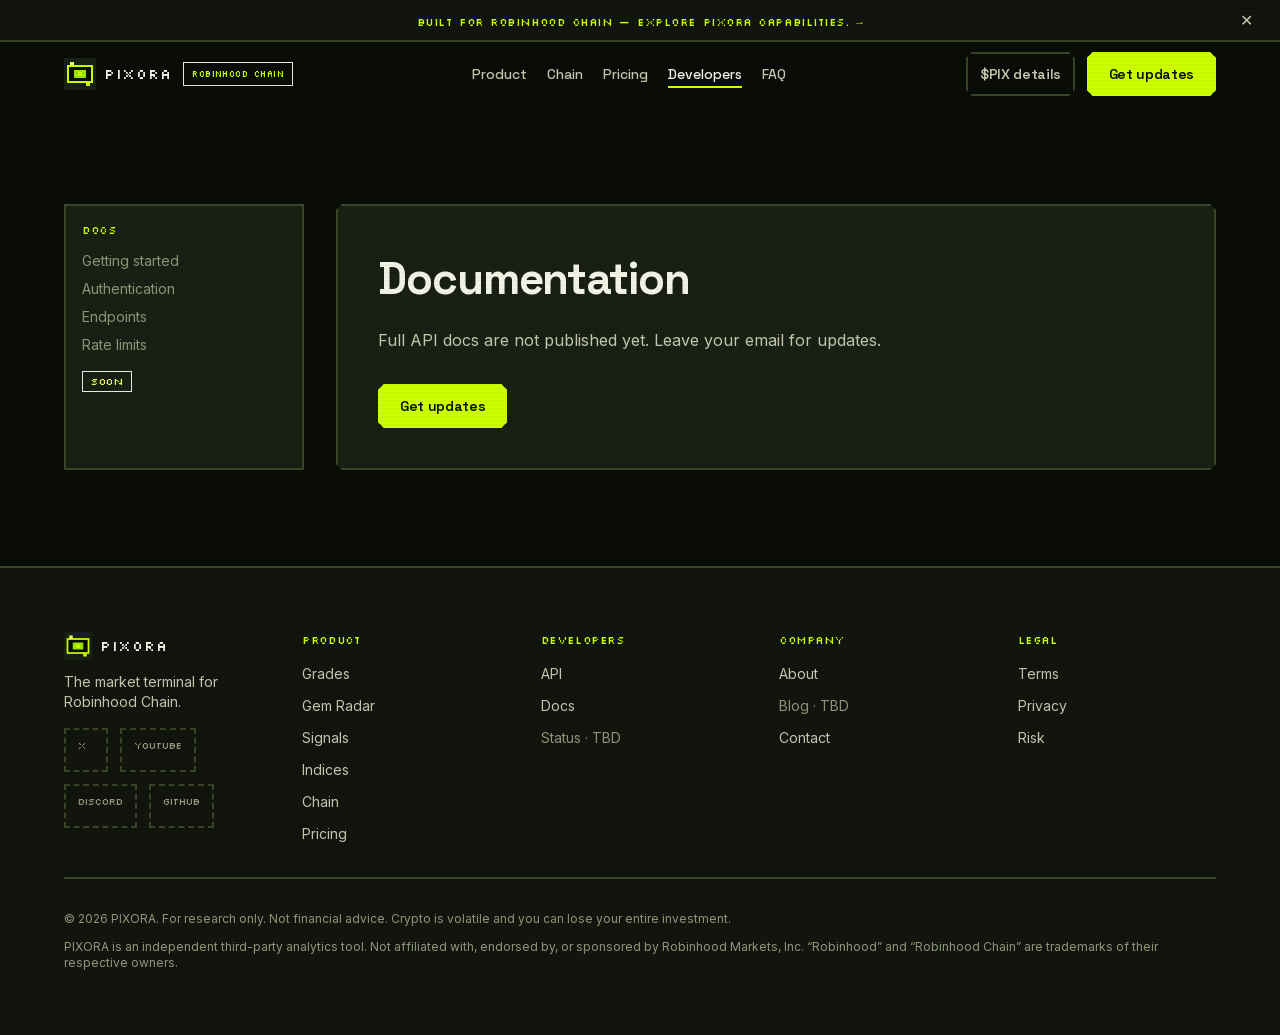
<file: developers/docs/index.html>
<!DOCTYPE html><html lang="en"><head><meta charSet="utf-8"/><meta name="viewport" content="width=device-width, initial-scale=1"/><link rel="preload" href="/_next/static/media/36966cca54120369-s.p.woff2" as="font" crossorigin="" type="font/woff2"/><link rel="preload" href="/_next/static/media/bb3ef058b751a6ad-s.p.woff2" as="font" crossorigin="" type="font/woff2"/><link rel="preload" href="/_next/static/media/cd21efaca8026c00-s.p.woff2" as="font" crossorigin="" type="font/woff2"/><link rel="preload" href="/_next/static/media/e4af272ccee01ff0-s.p.woff2" as="font" crossorigin="" type="font/woff2"/><link rel="stylesheet" href="/_next/static/css/35cbee75a390f89a.css" data-precedence="next"/><link rel="preload" as="script" fetchPriority="low" href="/_next/static/chunks/webpack-b4691cfa1167f748.js"/><script src="/_next/static/chunks/fd9d1056-ac47f7b4a1759b90.js" async=""></script><script src="/_next/static/chunks/117-aba1c39e933ef17c.js" async=""></script><script src="/_next/static/chunks/main-app-b367c24e3bdda0e7.js" async=""></script><script src="/_next/static/chunks/137-a3e1f3eebce6c471.js" async=""></script><script src="/_next/static/chunks/648-72a559f8085f5372.js" async=""></script><script src="/_next/static/chunks/app/developers/docs/page-c65d6b9b318f9db2.js" async=""></script><script src="/_next/static/chunks/app/layout-01cf47c1a07978c9.js" async=""></script><script src="/_next/static/chunks/372-f726cdbb1d85a0af.js" async=""></script><script src="/_next/static/chunks/app/not-found-d607668b0bb4908e.js" async=""></script><script src="/_next/static/chunks/421-0b4ce9732d44ec09.js" async=""></script><script src="/_next/static/chunks/app/page-2056bea8f0530fa7.js" async=""></script><meta name="theme-color" content="#0A0C08"/><title>Docs · PIXORA</title><meta name="description" content="PIXORA API documentation for Robinhood Chain — not published yet."/><meta name="keywords" content="Robinhood Chain,Robinhood Chain analytics,Robinhood Chain tokens,crypto analytics,token scores,market intelligence,AI crypto research"/><meta name="robots" content="index, follow"/><meta property="og:title" content="PIXORA — Market intelligence for Robinhood Chain"/><meta property="og:description" content="Token scores, discovery tools, and structured alerts designed for Robinhood Chain. Research only."/><meta property="og:site_name" content="PIXORA"/><meta property="og:image" content="https://pixora.example/img/og.svg"/><meta property="og:image:width" content="1200"/><meta property="og:image:height" content="630"/><meta property="og:image:alt" content="PIXORA — Market intelligence for Robinhood Chain"/><meta property="og:type" content="website"/><meta name="twitter:card" content="summary_large_image"/><meta name="twitter:title" content="PIXORA — Market intelligence for Robinhood Chain"/><meta name="twitter:description" content="Token scores, discovery tools, and structured alerts designed for Robinhood Chain."/><meta name="twitter:image" content="https://pixora.example/img/og.svg"/><link rel="icon" href="/icons/icon.svg" type="image/svg+xml"/><link rel="apple-touch-icon" href="/icons/icon.svg"/><meta name="next-size-adjust"/><script src="/_next/static/chunks/polyfills-42372ed130431b0a.js" noModule=""></script></head><body class="__variable_0f99ce __variable_dd5b2f __variable_f367f3 __variable_3c557b font-sans"><div aria-hidden="true" class="pointer-events-none fixed inset-0 z-[70] opacity-[0.035]" style="background-image:repeating-linear-gradient(0deg, transparent, transparent 2px, rgba(0,0,0,.8) 2px, rgba(0,0,0,.8) 4px)"></div><header class="sticky top-0 z-40 border-b-2 transition-colors duration-pixel border-transparent bg-transparent"><div class="mx-auto flex h-16 max-w-container items-center justify-between gap-3 px-4 md:px-6"><div class="flex min-w-0 items-center gap-2 sm:gap-3"><a class="flex min-w-0 items-center gap-2 text-text" href="/"><svg viewBox="0 0 32 32" class="h-8 w-8 shrink-0" aria-hidden="true" fill="none" xmlns="http://www.w3.org/2000/svg"><rect width="32" height="32" fill="#1A1F14"></rect><rect x="4" y="8" width="24" height="16" fill="#0A0C08" stroke="#CCFF01" stroke-width="2"></rect><rect x="10" y="12" width="12" height="8" fill="#9AE600"></rect><rect x="14" y="14" width="4" height="4" fill="#CCFF01"></rect><rect x="6" y="4" width="4" height="4" fill="#E8FF66"></rect><rect x="22" y="24" width="4" height="4" fill="#CCFF01"></rect></svg><span class="font-pixel text-sm tracking-wider">PIXORA</span></a><span class="hidden max-w-[9.5rem] truncate border border-secondary/50 bg-secondary/10 px-2 py-1 font-pixel text-[9px] uppercase tracking-wider text-secondary sm:inline-block md:max-w-none">Robinhood Chain</span></div><nav class="hidden items-center gap-5 xl:flex" aria-label="Primary"><a class="group relative font-heading text-sm font-medium transition-colors duration-pixel text-text-muted hover:text-text" href="/#pillars">Product<span class="absolute -bottom-1 left-0 h-0.5 bg-secondary transition-all duration-pixel w-0 group-hover:w-full"></span></a><a class="group relative font-heading text-sm font-medium transition-colors duration-pixel text-text-muted hover:text-text" href="/#chain">Chain<span class="absolute -bottom-1 left-0 h-0.5 bg-secondary transition-all duration-pixel w-0 group-hover:w-full"></span></a><a class="group relative font-heading text-sm font-medium transition-colors duration-pixel text-text-muted hover:text-text" href="/pricing/">Pricing<span class="absolute -bottom-1 left-0 h-0.5 bg-secondary transition-all duration-pixel w-0 group-hover:w-full"></span></a><a aria-current="page" class="group relative font-heading text-sm font-medium transition-colors duration-pixel text-text" href="/developers/">Developers<span class="absolute -bottom-1 left-0 h-0.5 bg-secondary transition-all duration-pixel w-full"></span></a><a class="group relative font-heading text-sm font-medium transition-colors duration-pixel text-text-muted hover:text-text" href="/faq/">FAQ<span class="absolute -bottom-1 left-0 h-0.5 bg-secondary transition-all duration-pixel w-0 group-hover:w-full"></span></a></nav><div class="hidden items-center gap-3 lg:flex"><a class="inline-flex items-center justify-center gap-2 py-2.5 font-heading text-sm font-semibold tracking-tight clip-pixel transition-all duration-pixel ease-pixel active:translate-y-0.5 active:shadow-none disabled:cursor-not-allowed disabled:opacity-40 disabled:active:translate-y-0 focus-visible:outline-2 focus-visible:outline-offset-2 focus-visible:outline-secondary bg-transparent text-text-muted border-2 border-line hover:text-secondary hover:border-secondary min-h-10 px-3" href="/#token">$PIX details</a><a class="inline-flex min-h-11 items-center justify-center gap-2 px-5 py-2.5 font-heading text-sm font-semibold tracking-tight clip-pixel transition-all duration-pixel ease-pixel active:translate-y-0.5 active:shadow-none disabled:cursor-not-allowed disabled:opacity-40 disabled:active:translate-y-0 focus-visible:outline-2 focus-visible:outline-offset-2 focus-visible:outline-secondary bg-primary text-on-primary border-2 border-primary hover:bg-primary-press shadow-hard hover:shadow-hard-sm" href="/#final-cta">Get updates</a></div><button type="button" class="min-h-11 min-w-11 border-2 border-line px-3 font-pixel text-xs text-secondary lg:hidden" aria-label="Open menu" aria-expanded="false" aria-controls=":R3cq:">MENU</button></div></header><main class="min-w-0 overflow-x-hidden"><section class="py-16 md:py-24"><div class="mx-auto w-full max-w-container px-4 md:px-6"><div class="grid min-w-0 grid-cols-[minmax(0,1fr)] gap-8 lg:grid-cols-[240px_minmax(0,1fr)]"><aside class="min-w-0 border-2 border-line bg-card p-4"><p class="mb-3 font-pixel text-[11px] uppercase tracking-wider text-secondary">Docs</p><ul class="space-y-2 text-sm text-text-dim"><li>Getting started</li><li>Authentication</li><li>Endpoints</li><li>Rate limits</li></ul><span class="inline-flex items-center px-2 py-0.5 font-pixel text-[10px] uppercase tracking-wider bg-accent/15 text-accent border border-accent/50 mt-4">soon</span></aside><div class="min-w-0 border-2 border-line bg-card p-6 shadow-hard clip-pixel md:p-10"><h1 class="font-heading text-[36px] font-bold tracking-tight md:text-[44px]">Documentation</h1><p class="mt-4 max-w-xl text-text-muted">Full API docs are not published yet. Leave your email for updates.</p><div class="mt-8"><a class="inline-flex min-h-11 items-center justify-center gap-2 px-5 py-2.5 font-heading text-sm font-semibold tracking-tight clip-pixel transition-all duration-pixel ease-pixel active:translate-y-0.5 active:shadow-none disabled:cursor-not-allowed disabled:opacity-40 disabled:active:translate-y-0 focus-visible:outline-2 focus-visible:outline-offset-2 focus-visible:outline-secondary bg-primary text-on-primary border-2 border-primary hover:bg-primary-press shadow-hard hover:shadow-hard-sm" href="/#final-cta">Get updates</a></div></div></div></div></section></main><footer class="border-t-2 border-line bg-surface py-12 md:py-16"><div class="mx-auto w-full max-w-container px-4 md:px-6"><div class="grid grid-cols-2 gap-10 md:grid-cols-3 lg:grid-cols-5"><div class="col-span-2 md:col-span-3 lg:col-span-1"><a class="mb-3 flex items-center gap-2" href="/"><svg viewBox="0 0 32 32" class="h-7 w-7" aria-hidden="true" fill="none" xmlns="http://www.w3.org/2000/svg"><rect width="32" height="32" fill="#1A1F14"></rect><rect x="4" y="8" width="24" height="16" fill="#0A0C08" stroke="#CCFF01" stroke-width="2"></rect><rect x="10" y="12" width="12" height="8" fill="#9AE600"></rect><rect x="14" y="14" width="4" height="4" fill="#CCFF01"></rect><rect x="6" y="4" width="4" height="4" fill="#E8FF66"></rect><rect x="22" y="24" width="4" height="4" fill="#CCFF01"></rect></svg><span class="font-pixel text-sm tracking-wider text-text">PIXORA</span></a><p class="mb-4 text-sm text-text-muted">The market terminal for Robinhood Chain.</p><div class="flex flex-wrap gap-3"><span class="min-h-11 min-w-11 border-2 border-dashed border-line px-3 py-2 font-pixel text-[10px] uppercase text-text-dim" title="Link TBD">X</span><span class="min-h-11 min-w-11 border-2 border-dashed border-line px-3 py-2 font-pixel text-[10px] uppercase text-text-dim" title="Link TBD">YouTube</span><span class="min-h-11 min-w-11 border-2 border-dashed border-line px-3 py-2 font-pixel text-[10px] uppercase text-text-dim" title="Link TBD">Discord</span><span class="min-h-11 min-w-11 border-2 border-dashed border-line px-3 py-2 font-pixel text-[10px] uppercase text-text-dim" title="Link TBD">GitHub</span></div></div><div><h3 class="mb-3 font-pixel text-[11px] uppercase tracking-wider text-secondary">Product</h3><ul class="space-y-2"><li><a class="text-sm text-text-muted hover:text-text" href="/#dual-grade">Grades</a></li><li><a class="text-sm text-text-muted hover:text-text" href="/#gem-radar">Gem Radar</a></li><li><a class="text-sm text-text-muted hover:text-text" href="/#signals">Signals</a></li><li><a class="text-sm text-text-muted hover:text-text" href="/#indices">Indices</a></li><li><a class="text-sm text-text-muted hover:text-text" href="/#chain">Chain</a></li><li><a class="text-sm text-text-muted hover:text-text" href="/pricing/">Pricing</a></li></ul></div><div><h3 class="mb-3 font-pixel text-[11px] uppercase tracking-wider text-secondary">Developers</h3><ul class="space-y-2"><li><a class="text-sm text-text-muted hover:text-text" href="/developers/">API</a></li><li><a class="text-sm text-text-muted hover:text-text" href="/developers/docs/">Docs</a></li><li><span class="text-sm text-text-dim">Status<!-- --> · TBD</span></li></ul></div><div><h3 class="mb-3 font-pixel text-[11px] uppercase tracking-wider text-secondary">Company</h3><ul class="space-y-2"><li><a class="text-sm text-text-muted hover:text-text" href="/about/">About</a></li><li><span class="text-sm text-text-dim">Blog<!-- --> · TBD</span></li><li><a class="text-sm text-text-muted hover:text-text" href="/#final-cta">Contact</a></li></ul></div><div><h3 class="mb-3 font-pixel text-[11px] uppercase tracking-wider text-secondary">Legal</h3><ul class="space-y-2"><li><a class="text-sm text-text-muted hover:text-text" href="/legal/terms/">Terms</a></li><li><a class="text-sm text-text-muted hover:text-text" href="/legal/privacy/">Privacy</a></li><li><a class="text-sm text-text-muted hover:text-text" href="/legal/risk/">Risk</a></li></ul></div></div><div class="h-0.5 w-full bg-line my-8" role="separator" aria-hidden="true"></div><p class="text-xs text-text-dim">© 2026 PIXORA. For research only. Not financial advice. Crypto is volatile and you can lose your entire investment.</p><p class="mt-3 text-xs text-text-dim">PIXORA is an independent third-party analytics tool. Not affiliated with, endorsed by, or sponsored by Robinhood Markets, Inc. “Robinhood” and “Robinhood Chain” are trademarks of their respective owners.</p></div></footer><div class="pointer-events-none fixed bottom-4 right-4 z-[60] flex flex-col gap-2" aria-live="polite"></div><script src="/_next/static/chunks/webpack-b4691cfa1167f748.js" async=""></script><script>(self.__next_f=self.__next_f||[]).push([0]);self.__next_f.push([2,null])</script><script>self.__next_f.push([1,"1:HL[\"/_next/static/media/36966cca54120369-s.p.woff2\",\"font\",{\"crossOrigin\":\"\",\"type\":\"font/woff2\"}]\n2:HL[\"/_next/static/media/bb3ef058b751a6ad-s.p.woff2\",\"font\",{\"crossOrigin\":\"\",\"type\":\"font/woff2\"}]\n3:HL[\"/_next/static/media/cd21efaca8026c00-s.p.woff2\",\"font\",{\"crossOrigin\":\"\",\"type\":\"font/woff2\"}]\n4:HL[\"/_next/static/media/e4af272ccee01ff0-s.p.woff2\",\"font\",{\"crossOrigin\":\"\",\"type\":\"font/woff2\"}]\n5:HL[\"/_next/static/css/35cbee75a390f89a.css\",\"style\"]\n"])</script><script>self.__next_f.push([1,"6:I[2846,[],\"\"]\n8:I[6908,[\"137\",\"static/chunks/137-a3e1f3eebce6c471.js\",\"648\",\"static/chunks/648-72a559f8085f5372.js\",\"989\",\"static/chunks/app/developers/docs/page-c65d6b9b318f9db2.js\"],\"PixelButton\"]\n9:I[4707,[],\"\"]\na:I[6423,[],\"\"]\nb:I[5505,[\"137\",\"static/chunks/137-a3e1f3eebce6c471.js\",\"648\",\"static/chunks/648-72a559f8085f5372.js\",\"185\",\"static/chunks/app/layout-01cf47c1a07978c9.js\"],\"ToastProvider\"]\nc:I[4822,[\"137\",\"static/chunks/137-a3e1f3eebce6c471.js\",\"648\",\"static/chunks/648-72a559f8085f5372.js\",\"185\",\"static/chunks/app/layout-01cf47c1a07978c9.js\"],\"ScanlineOverlay\"]\nd:I[1106,[\"137\",\"static/chunks/137-a3e1f3eebce6c471.js\",\"648\",\"static/chunks/648-72a559f8085f5372.js\",\"185\",\"static/chunks/app/layout-01cf47c1a07978c9.js\"],\"AnnouncementBar\"]\ne:I[3689,[\"137\",\"static/chunks/137-a3e1f3eebce6c471.js\",\"648\",\"static/chunks/648-72a559f8085f5372.js\",\"185\",\"static/chunks/app/layout-01cf47c1a07978c9.js\"],\"Navbar\"]\nf:I[5990,[\"137\",\"static/chunks/137-a3e1f3eebce6c471.js\",\"648\",\"static/chunks/648-72a559f8085f5372.js\",\"372\",\"static/chunks/372-f726cdbb1d85a0af.js\",\"160\",\"static/chunks/app/not-found-d607668b0bb4908e.js\"],\"Mascot\"]\n10:I[2972,[\"137\",\"static/chunks/137-a3e1f3eebce6c471.js\",\"648\",\"static/chunks/648-72a559f8085f5372.js\",\"372\",\"static/chunks/372-f726cdbb1d85a0af.js\",\"421\",\"static/chunks/421-0b4ce9732d44ec09.js\",\"931\",\"static/chunks/app/page-2056bea8f0530fa7.js\"],\"\"]\n12:I[1060,[],\"\"]\n13:[]\n"])</script><script>self.__next_f.push([1,"0:[\"$\",\"$L6\",null,{\"buildId\":\"k33h1KVcFuXXmWMqxDwQR\",\"assetPrefix\":\"\",\"urlParts\":[\"\",\"developers\",\"docs\",\"\"],\"initialTree\":[\"\",{\"children\":[\"developers\",{\"children\":[\"docs\",{\"children\":[\"__PAGE__\",{}]}]}]},\"$undefined\",\"$undefined\",true],\"initialSeedData\":[\"\",{\"children\":[\"developers\",{\"children\":[\"docs\",{\"children\":[\"__PAGE__\",{},[[\"$L7\",[\"$\",\"section\",null,{\"className\":\"py-16 md:py-24\",\"children\":[\"$\",\"div\",null,{\"className\":\"mx-auto w-full max-w-container px-4 md:px-6\",\"children\":[\"$\",\"div\",null,{\"className\":\"grid min-w-0 grid-cols-[minmax(0,1fr)] gap-8 lg:grid-cols-[240px_minmax(0,1fr)]\",\"children\":[[\"$\",\"aside\",null,{\"className\":\"min-w-0 border-2 border-line bg-card p-4\",\"children\":[[\"$\",\"p\",null,{\"className\":\"mb-3 font-pixel text-[11px] uppercase tracking-wider text-secondary\",\"children\":\"Docs\"}],[\"$\",\"ul\",null,{\"className\":\"space-y-2 text-sm text-text-dim\",\"children\":[[\"$\",\"li\",null,{\"children\":\"Getting started\"}],[\"$\",\"li\",null,{\"children\":\"Authentication\"}],[\"$\",\"li\",null,{\"children\":\"Endpoints\"}],[\"$\",\"li\",null,{\"children\":\"Rate limits\"}]]}],[\"$\",\"span\",null,{\"className\":\"inline-flex items-center px-2 py-0.5 font-pixel text-[10px] uppercase tracking-wider bg-accent/15 text-accent border border-accent/50 mt-4\",\"children\":\"soon\"}]]}],[\"$\",\"div\",null,{\"className\":\"min-w-0 border-2 border-line bg-card p-6 shadow-hard clip-pixel md:p-10\",\"children\":[[\"$\",\"h1\",null,{\"className\":\"font-heading text-[36px] font-bold tracking-tight md:text-[44px]\",\"children\":\"Documentation\"}],[\"$\",\"p\",null,{\"className\":\"mt-4 max-w-xl text-text-muted\",\"children\":\"Full API docs are not published yet. Leave your email for updates.\"}],[\"$\",\"div\",null,{\"className\":\"mt-8\",\"children\":[\"$\",\"$L8\",null,{\"href\":\"/#final-cta\",\"children\":\"Get updates\"}]}]]}]]}]}]}],null],null],null]},[null,[\"$\",\"$L9\",null,{\"parallelRouterKey\":\"children\",\"segmentPath\":[\"children\",\"developers\",\"children\",\"docs\",\"children\"],\"error\":\"$undefined\",\"errorStyles\":\"$undefined\",\"errorScripts\":\"$undefined\",\"template\":[\"$\",\"$La\",null,{}],\"templateStyles\":\"$undefined\",\"templateScripts\":\"$undefined\",\"notFound\":\"$undefined\",\"notFoundStyles\":\"$undefined\"}]],null]},[null,[\"$\",\"$L9\",null,{\"parallelRouterKey\":\"children\",\"segmentPath\":[\"children\",\"developers\",\"children\"],\"error\":\"$undefined\",\"errorStyles\":\"$undefined\",\"errorScripts\":\"$undefined\",\"template\":[\"$\",\"$La\",null,{}],\"templateStyles\":\"$undefined\",\"templateScripts\":\"$undefined\",\"notFound\":\"$undefined\",\"notFoundStyles\":\"$undefined\"}]],null]},[[[[\"$\",\"link\",\"0\",{\"rel\":\"stylesheet\",\"href\":\"/_next/static/css/35cbee75a390f89a.css\",\"precedence\":\"next\",\"crossOrigin\":\"$undefined\"}]],[\"$\",\"html\",null,{\"lang\":\"en\",\"children\":[\"$\",\"body\",null,{\"className\":\"__variable_0f99ce __variable_dd5b2f __variable_f367f3 __variable_3c557b font-sans\",\"children\":[\"$\",\"$Lb\",null,{\"children\":[[\"$\",\"$Lc\",null,{}],[\"$\",\"$Ld\",null,{}],[\"$\",\"$Le\",null,{}],[\"$\",\"main\",null,{\"className\":\"min-w-0 overflow-x-hidden\",\"children\":[\"$\",\"$L9\",null,{\"parallelRouterKey\":\"children\",\"segmentPath\":[\"children\"],\"error\":\"$undefined\",\"errorStyles\":\"$undefined\",\"errorScripts\":\"$undefined\",\"template\":[\"$\",\"$La\",null,{}],\"templateStyles\":\"$undefined\",\"templateScripts\":\"$undefined\",\"notFound\":[\"$\",\"section\",null,{\"className\":\"py-20 md:py-28\",\"children\":[\"$\",\"div\",null,{\"className\":\"mx-auto w-full max-w-container px-4 md:px-6 flex flex-col items-center text-center\",\"children\":[[\"$\",\"$Lf\",null,{\"size\":\"lg\",\"expression\":\"surprise\"}],[\"$\",\"p\",null,{\"className\":\"mt-8 font-pixel text-6xl text-secondary md:text-8xl\",\"children\":\"404\"}],[\"$\",\"p\",null,{\"className\":\"mt-4 font-heading text-xl text-text-muted md:text-2xl\",\"children\":\"This block never got mined.\"}],[\"$\",\"div\",null,{\"className\":\"mt-8\",\"children\":[\"$\",\"$L8\",null,{\"href\":\"/\",\"children\":\"Back to home\"}]}],[\"$\",\"p\",null,{\"className\":\"mt-6 text-sm text-text-dim\",\"children\":[\"Or visit\",\" \",[\"$\",\"$L10\",null,{\"href\":\"/faq\",\"className\":\"text-secondary hover:text-primary\",\"children\":\"FAQ\"}]]}]]}]}],\"notFoundStyles\":[]}]}],[\"$\",\"footer\",null,{\"className\":\"border-t-2 border-line bg-surface py-12 md:py-16\",\"children\":[\"$\",\"div\",null,{\"className\":\"mx-auto w-full max-w-container px-4 md:px-6\",\"children\":[[\"$\",\"div\",null,{\"className\":\"grid grid-cols-2 gap-10 md:grid-cols-3 lg:grid-cols-5\",\"children\":[[\"$\",\"div\",null,{\"className\":\"col-span-2 md:col-span-3 lg:col-span-1\",\"children\":[[\"$\",\"$L10\",null,{\"href\":\"/\",\"className\":\"mb-3 flex items-center gap-2\",\"children\":[[\"$\",\"svg\",null,{\"viewBox\":\"0 0 32 32\",\"className\":\"h-7 w-7\",\"aria-hidden\":true,\"fill\":\"none\",\"xmlns\":\"http://www.w3.org/2000/svg\",\"children\":[[\"$\",\"rect\",null,{\"width\":\"32\",\"height\":\"32\",\"fill\":\"#1A1F14\"}],[\"$\",\"rect\",null,{\"x\":\"4\",\"y\":\"8\",\"width\":\"24\",\"height\":\"16\",\"fill\":\"#0A0C08\",\"stroke\":\"#CCFF01\",\"strokeWidth\":\"2\"}],[\"$\",\"rect\",null,{\"x\":\"10\",\"y\":\"12\",\"width\":\"12\",\"height\":\"8\",\"fill\":\"#9AE600\"}],[\"$\",\"rect\",null,{\"x\":\"14\",\"y\":\"14\",\"width\":\"4\",\"height\":\"4\",\"fill\":\"#CCFF01\"}],[\"$\",\"rect\",null,{\"x\":\"6\",\"y\":\"4\",\"width\":\"4\",\"height\":\"4\",\"fill\":\"#E8FF66\"}],[\"$\",\"rect\",null,{\"x\":\"22\",\"y\":\"24\",\"width\":\"4\",\"height\":\"4\",\"fill\":\"#CCFF01\"}]]}],[\"$\",\"span\",null,{\"className\":\"font-pixel text-sm tracking-wider text-text\",\"children\":\"PIXORA\"}]]}],[\"$\",\"p\",null,{\"className\":\"mb-4 text-sm text-text-muted\",\"children\":\"The market terminal for Robinhood Chain.\"}],[\"$\",\"div\",null,{\"className\":\"flex flex-wrap gap-3\",\"children\":[[\"$\",\"span\",\"X\",{\"className\":\"min-h-11 min-w-11 border-2 border-dashed border-line px-3 py-2 font-pixel text-[10px] uppercase text-text-dim\",\"title\":\"Link TBD\",\"children\":\"X\"}],[\"$\",\"span\",\"YouTube\",{\"className\":\"min-h-11 min-w-11 border-2 border-dashed border-line px-3 py-2 font-pixel text-[10px] uppercase text-text-dim\",\"title\":\"Link TBD\",\"children\":\"YouTube\"}],[\"$\",\"span\",\"Discord\",{\"className\":\"min-h-11 min-w-11 border-2 border-dashed border-line px-3 py-2 font-pixel text-[10px] uppercase text-text-dim\",\"title\":\"Link TBD\",\"children\":\"Discord\"}],[\"$\",\"span\",\"GitHub\",{\"className\":\"min-h-11 min-w-11 border-2 border-dashed border-line px-3 py-2 font-pixel text-[10px] uppercase text-text-dim\",\"title\":\"Link TBD\",\"children\":\"GitHub\"}]]}]]}],[[\"$\",\"div\",\"Product\",{\"children\":[[\"$\",\"h3\",null,{\"className\":\"mb-3 font-pixel text-[11px] uppercase tracking-wider text-secondary\",\"children\":\"Product\"}],[\"$\",\"ul\",null,{\"className\":\"space-y-2\",\"children\":[[\"$\",\"li\",\"Grades\",{\"children\":[\"$\",\"$L10\",null,{\"href\":\"/#dual-grade\",\"className\":\"text-sm text-text-muted hover:text-text\",\"children\":\"Grades\"}]}],[\"$\",\"li\",\"Gem Radar\",{\"children\":[\"$\",\"$L10\",null,{\"href\":\"/#gem-radar\",\"className\":\"text-sm text-text-muted hover:text-text\",\"children\":\"Gem Radar\"}]}],[\"$\",\"li\",\"Signals\",{\"children\":[\"$\",\"$L10\",null,{\"href\":\"/#signals\",\"className\":\"text-sm text-text-muted hover:text-text\",\"children\":\"Signals\"}]}],[\"$\",\"li\",\"Indices\",{\"children\":[\"$\",\"$L10\",null,{\"href\":\"/#indices\",\"className\":\"text-sm text-text-muted hover:text-text\",\"children\":\"Indices\"}]}],[\"$\",\"li\",\"Chain\",{\"children\":[\"$\",\"$L10\",null,{\"href\":\"/#chain\",\"className\":\"text-sm text-text-muted hover:text-text\",\"children\":\"Chain\"}]}],[\"$\",\"li\",\"Pricing\",{\"children\":[\"$\",\"$L10\",null,{\"href\":\"/pricing\",\"className\":\"text-sm text-text-muted hover:text-text\",\"children\":\"Pricing\"}]}]]}]]}],[\"$\",\"div\",\"Developers\",{\"children\":[[\"$\",\"h3\",null,{\"className\":\"mb-3 font-pixel text-[11px] uppercase tracking-wider text-secondary\",\"children\":\"Developers\"}],[\"$\",\"ul\",null,{\"className\":\"space-y-2\",\"children\":[[\"$\",\"li\",\"API\",{\"children\":[\"$\",\"$L10\",null,{\"href\":\"/developers\",\"className\":\"text-sm text-text-muted hover:text-text\",\"children\":\"API\"}]}],[\"$\",\"li\",\"Docs\",{\"children\":[\"$\",\"$L10\",null,{\"href\":\"/developers/docs\",\"className\":\"text-sm text-text-muted hover:text-text\",\"children\":\"Docs\"}]}],[\"$\",\"li\",\"Status\",{\"children\":[\"$\",\"span\",null,{\"className\":\"text-sm text-text-dim\",\"children\":[\"Status\",\" · TBD\"]}]}]]}]]}],[\"$\",\"div\",\"Company\",{\"children\":[[\"$\",\"h3\",null,{\"className\":\"mb-3 font-pixel text-[11px] uppercase tracking-wider text-secondary\",\"children\":\"Company\"}],[\"$\",\"ul\",null,{\"className\":\"space-y-2\",\"children\":[[\"$\",\"li\",\"About\",{\"children\":[\"$\",\"$L10\",null,{\"href\":\"/about\",\"className\":\"text-sm text-text-muted hover:text-text\",\"children\":\"About\"}]}],[\"$\",\"li\",\"Blog\",{\"children\":[\"$\",\"span\",null,{\"className\":\"text-sm text-text-dim\",\"children\":[\"Blog\",\" · TBD\"]}]}],[\"$\",\"li\",\"Contact\",{\"children\":[\"$\",\"$L10\",null,{\"href\":\"/#final-cta\",\"className\":\"text-sm text-text-muted hover:text-text\",\"children\":\"Contact\"}]}]]}]]}],[\"$\",\"div\",\"Legal\",{\"children\":[[\"$\",\"h3\",null,{\"className\":\"mb-3 font-pixel text-[11px] uppercase tracking-wider text-secondary\",\"children\":\"Legal\"}],[\"$\",\"ul\",null,{\"className\":\"space-y-2\",\"children\":[[\"$\",\"li\",\"Terms\",{\"children\":[\"$\",\"$L10\",null,{\"href\":\"/legal/terms\",\"className\":\"text-sm text-text-muted hover:text-text\",\"children\":\"Terms\"}]}],[\"$\",\"li\",\"Privacy\",{\"children\":[\"$\",\"$L10\",null,{\"href\":\"/legal/privacy\",\"className\":\"text-sm text-text-muted hover:text-text\",\"children\":\"Privacy\"}]}],[\"$\",\"li\",\"Risk\",{\"children\":[\"$\",\"$L10\",null,{\"href\":\"/legal/risk\",\"className\":\"text-sm text-text-muted hover:text-text\",\"children\":\"Risk\"}]}]]}]]}]]]}],[\"$\",\"div\",null,{\"className\":\"h-0.5 w-full bg-line my-8\",\"role\":\"separator\",\"aria-hidden\":true}],[\"$\",\"p\",null,{\"className\":\"text-xs text-text-dim\",\"children\":\"© 2026 PIXORA. For research only. Not financial advice. Crypto is volatile and you can lose your entire investment.\"}],[\"$\",\"p\",null,{\"className\":\"mt-3 text-xs text-text-dim\",\"children\":\"PIXORA is an independent third-party analytics tool. Not affiliated with, endorsed by, or sponsored by Robinhood Markets, Inc. “Robinhood” and “Robinhood Chain” are trademarks of their respective owners.\"}]]}]}]]}]}]}]],null],null],\"couldBeIntercepted\":false,\"initialHead\":[null,\"$L11\"],\"globalErrorComponent\":\"$12\",\"missingSlots\":\"$W13\"}]\n"])</script><script>self.__next_f.push([1,"11:[[\"$\",\"meta\",\"0\",{\"name\":\"viewport\",\"content\":\"width=device-width, initial-scale=1\"}],[\"$\",\"meta\",\"1\",{\"name\":\"theme-color\",\"content\":\"#0A0C08\"}],[\"$\",\"meta\",\"2\",{\"charSet\":\"utf-8\"}],[\"$\",\"title\",\"3\",{\"children\":\"Docs · PIXORA\"}],[\"$\",\"meta\",\"4\",{\"name\":\"description\",\"content\":\"PIXORA API documentation for Robinhood Chain — not published yet.\"}],[\"$\",\"meta\",\"5\",{\"name\":\"keywords\",\"content\":\"Robinhood Chain,Robinhood Chain analytics,Robinhood Chain tokens,crypto analytics,token scores,market intelligence,AI crypto research\"}],[\"$\",\"meta\",\"6\",{\"name\":\"robots\",\"content\":\"index, follow\"}],[\"$\",\"meta\",\"7\",{\"property\":\"og:title\",\"content\":\"PIXORA — Market intelligence for Robinhood Chain\"}],[\"$\",\"meta\",\"8\",{\"property\":\"og:description\",\"content\":\"Token scores, discovery tools, and structured alerts designed for Robinhood Chain. Research only.\"}],[\"$\",\"meta\",\"9\",{\"property\":\"og:site_name\",\"content\":\"PIXORA\"}],[\"$\",\"meta\",\"10\",{\"property\":\"og:image\",\"content\":\"https://pixora.example/img/og.svg\"}],[\"$\",\"meta\",\"11\",{\"property\":\"og:image:width\",\"content\":\"1200\"}],[\"$\",\"meta\",\"12\",{\"property\":\"og:image:height\",\"content\":\"630\"}],[\"$\",\"meta\",\"13\",{\"property\":\"og:image:alt\",\"content\":\"PIXORA — Market intelligence for Robinhood Chain\"}],[\"$\",\"meta\",\"14\",{\"property\":\"og:type\",\"content\":\"website\"}],[\"$\",\"meta\",\"15\",{\"name\":\"twitter:card\",\"content\":\"summary_large_image\"}],[\"$\",\"meta\",\"16\",{\"name\":\"twitter:title\",\"content\":\"PIXORA — Market intelligence for Robinhood Chain\"}],[\"$\",\"meta\",\"17\",{\"name\":\"twitter:description\",\"content\":\"Token scores, discovery tools, and structured alerts designed for Robinhood Chain.\"}],[\"$\",\"meta\",\"18\",{\"name\":\"twitter:image\",\"content\":\"https://pixora.example/img/og.svg\"}],[\"$\",\"link\",\"19\",{\"rel\":\"icon\",\"href\":\"/icons/icon.svg\",\"type\":\"image/svg+xml\"}],[\"$\",\"link\",\"20\",{\"rel\":\"apple-touch-icon\",\"href\":\"/icons/icon.svg\"}],[\"$\",\"meta\",\"21\",{\"name\":\"next-size-adjust\"}]]\n7:null\n"])</script></body></html>
</file>
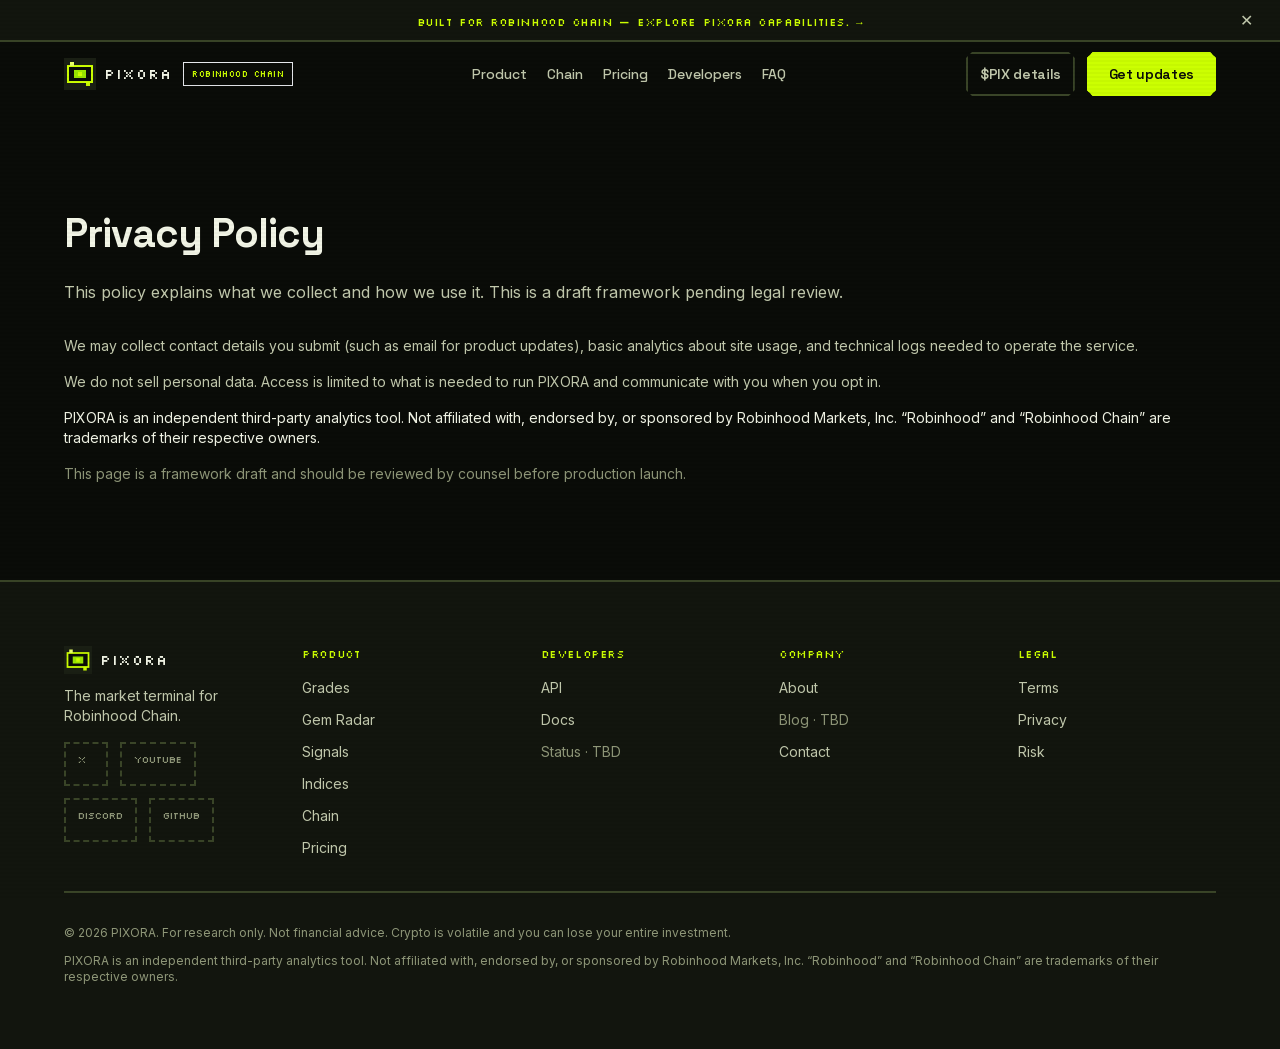
<file: legal/privacy/index.html>
<!DOCTYPE html><html lang="en"><head><meta charSet="utf-8"/><meta name="viewport" content="width=device-width, initial-scale=1"/><link rel="preload" href="/_next/static/media/36966cca54120369-s.p.woff2" as="font" crossorigin="" type="font/woff2"/><link rel="preload" href="/_next/static/media/bb3ef058b751a6ad-s.p.woff2" as="font" crossorigin="" type="font/woff2"/><link rel="preload" href="/_next/static/media/cd21efaca8026c00-s.p.woff2" as="font" crossorigin="" type="font/woff2"/><link rel="preload" href="/_next/static/media/e4af272ccee01ff0-s.p.woff2" as="font" crossorigin="" type="font/woff2"/><link rel="stylesheet" href="/_next/static/css/35cbee75a390f89a.css" data-precedence="next"/><link rel="preload" as="script" fetchPriority="low" href="/_next/static/chunks/webpack-b4691cfa1167f748.js"/><script src="/_next/static/chunks/fd9d1056-ac47f7b4a1759b90.js" async=""></script><script src="/_next/static/chunks/117-aba1c39e933ef17c.js" async=""></script><script src="/_next/static/chunks/main-app-b367c24e3bdda0e7.js" async=""></script><script src="/_next/static/chunks/137-a3e1f3eebce6c471.js" async=""></script><script src="/_next/static/chunks/648-72a559f8085f5372.js" async=""></script><script src="/_next/static/chunks/app/layout-01cf47c1a07978c9.js" async=""></script><script src="/_next/static/chunks/372-f726cdbb1d85a0af.js" async=""></script><script src="/_next/static/chunks/app/not-found-d607668b0bb4908e.js" async=""></script><script src="/_next/static/chunks/421-0b4ce9732d44ec09.js" async=""></script><script src="/_next/static/chunks/app/page-2056bea8f0530fa7.js" async=""></script><meta name="theme-color" content="#0A0C08"/><title>Privacy · PIXORA</title><meta name="description" content="PIXORA privacy policy — draft pending legal review."/><meta name="keywords" content="Robinhood Chain,Robinhood Chain analytics,Robinhood Chain tokens,crypto analytics,token scores,market intelligence,AI crypto research"/><meta name="robots" content="index, follow"/><meta property="og:title" content="PIXORA — Market intelligence for Robinhood Chain"/><meta property="og:description" content="Token scores, discovery tools, and structured alerts designed for Robinhood Chain. Research only."/><meta property="og:site_name" content="PIXORA"/><meta property="og:image" content="https://pixora.example/img/og.svg"/><meta property="og:image:width" content="1200"/><meta property="og:image:height" content="630"/><meta property="og:image:alt" content="PIXORA — Market intelligence for Robinhood Chain"/><meta property="og:type" content="website"/><meta name="twitter:card" content="summary_large_image"/><meta name="twitter:title" content="PIXORA — Market intelligence for Robinhood Chain"/><meta name="twitter:description" content="Token scores, discovery tools, and structured alerts designed for Robinhood Chain."/><meta name="twitter:image" content="https://pixora.example/img/og.svg"/><link rel="icon" href="/icons/icon.svg" type="image/svg+xml"/><link rel="apple-touch-icon" href="/icons/icon.svg"/><meta name="next-size-adjust"/><script src="/_next/static/chunks/polyfills-42372ed130431b0a.js" noModule=""></script></head><body class="__variable_0f99ce __variable_dd5b2f __variable_f367f3 __variable_3c557b font-sans"><div aria-hidden="true" class="pointer-events-none fixed inset-0 z-[70] opacity-[0.035]" style="background-image:repeating-linear-gradient(0deg, transparent, transparent 2px, rgba(0,0,0,.8) 2px, rgba(0,0,0,.8) 4px)"></div><header class="sticky top-0 z-40 border-b-2 transition-colors duration-pixel border-transparent bg-transparent"><div class="mx-auto flex h-16 max-w-container items-center justify-between gap-3 px-4 md:px-6"><div class="flex min-w-0 items-center gap-2 sm:gap-3"><a class="flex min-w-0 items-center gap-2 text-text" href="/"><svg viewBox="0 0 32 32" class="h-8 w-8 shrink-0" aria-hidden="true" fill="none" xmlns="http://www.w3.org/2000/svg"><rect width="32" height="32" fill="#1A1F14"></rect><rect x="4" y="8" width="24" height="16" fill="#0A0C08" stroke="#CCFF01" stroke-width="2"></rect><rect x="10" y="12" width="12" height="8" fill="#9AE600"></rect><rect x="14" y="14" width="4" height="4" fill="#CCFF01"></rect><rect x="6" y="4" width="4" height="4" fill="#E8FF66"></rect><rect x="22" y="24" width="4" height="4" fill="#CCFF01"></rect></svg><span class="font-pixel text-sm tracking-wider">PIXORA</span></a><span class="hidden max-w-[9.5rem] truncate border border-secondary/50 bg-secondary/10 px-2 py-1 font-pixel text-[9px] uppercase tracking-wider text-secondary sm:inline-block md:max-w-none">Robinhood Chain</span></div><nav class="hidden items-center gap-5 xl:flex" aria-label="Primary"><a class="group relative font-heading text-sm font-medium transition-colors duration-pixel text-text-muted hover:text-text" href="/#pillars">Product<span class="absolute -bottom-1 left-0 h-0.5 bg-secondary transition-all duration-pixel w-0 group-hover:w-full"></span></a><a class="group relative font-heading text-sm font-medium transition-colors duration-pixel text-text-muted hover:text-text" href="/#chain">Chain<span class="absolute -bottom-1 left-0 h-0.5 bg-secondary transition-all duration-pixel w-0 group-hover:w-full"></span></a><a class="group relative font-heading text-sm font-medium transition-colors duration-pixel text-text-muted hover:text-text" href="/pricing/">Pricing<span class="absolute -bottom-1 left-0 h-0.5 bg-secondary transition-all duration-pixel w-0 group-hover:w-full"></span></a><a class="group relative font-heading text-sm font-medium transition-colors duration-pixel text-text-muted hover:text-text" href="/developers/">Developers<span class="absolute -bottom-1 left-0 h-0.5 bg-secondary transition-all duration-pixel w-0 group-hover:w-full"></span></a><a class="group relative font-heading text-sm font-medium transition-colors duration-pixel text-text-muted hover:text-text" href="/faq/">FAQ<span class="absolute -bottom-1 left-0 h-0.5 bg-secondary transition-all duration-pixel w-0 group-hover:w-full"></span></a></nav><div class="hidden items-center gap-3 lg:flex"><a class="inline-flex items-center justify-center gap-2 py-2.5 font-heading text-sm font-semibold tracking-tight clip-pixel transition-all duration-pixel ease-pixel active:translate-y-0.5 active:shadow-none disabled:cursor-not-allowed disabled:opacity-40 disabled:active:translate-y-0 focus-visible:outline-2 focus-visible:outline-offset-2 focus-visible:outline-secondary bg-transparent text-text-muted border-2 border-line hover:text-secondary hover:border-secondary min-h-10 px-3" href="/#token">$PIX details</a><a class="inline-flex min-h-11 items-center justify-center gap-2 px-5 py-2.5 font-heading text-sm font-semibold tracking-tight clip-pixel transition-all duration-pixel ease-pixel active:translate-y-0.5 active:shadow-none disabled:cursor-not-allowed disabled:opacity-40 disabled:active:translate-y-0 focus-visible:outline-2 focus-visible:outline-offset-2 focus-visible:outline-secondary bg-primary text-on-primary border-2 border-primary hover:bg-primary-press shadow-hard hover:shadow-hard-sm" href="/#final-cta">Get updates</a></div><button type="button" class="min-h-11 min-w-11 border-2 border-line px-3 font-pixel text-xs text-secondary lg:hidden" aria-label="Open menu" aria-expanded="false" aria-controls=":R3cq:">MENU</button></div></header><main class="min-w-0 overflow-x-hidden"><section class="py-16 md:py-24"><div class="mx-auto w-full max-w-container px-4 md:px-6 max-w-3xl"><h1 class="font-heading text-[40px] font-bold tracking-tight">Privacy Policy</h1><p class="mt-4 text-text-muted">This policy explains what we collect and how we use it. This is a draft framework pending legal review.</p><div class="mt-8 space-y-4 text-sm text-text-muted"><p>We may collect contact details you submit (such as email for product updates), basic analytics about site usage, and technical logs needed to operate the service.</p><p>We do not sell personal data. Access is limited to what is needed to run PIXORA and communicate with you when you opt in.</p><p class="text-text">PIXORA is an independent third-party analytics tool. Not affiliated with, endorsed by, or sponsored by Robinhood Markets, Inc. “Robinhood” and “Robinhood Chain” are trademarks of their respective owners.</p><p class="text-text-dim">This page is a framework draft and should be reviewed by counsel before production launch.</p></div></div></section></main><footer class="border-t-2 border-line bg-surface py-12 md:py-16"><div class="mx-auto w-full max-w-container px-4 md:px-6"><div class="grid grid-cols-2 gap-10 md:grid-cols-3 lg:grid-cols-5"><div class="col-span-2 md:col-span-3 lg:col-span-1"><a class="mb-3 flex items-center gap-2" href="/"><svg viewBox="0 0 32 32" class="h-7 w-7" aria-hidden="true" fill="none" xmlns="http://www.w3.org/2000/svg"><rect width="32" height="32" fill="#1A1F14"></rect><rect x="4" y="8" width="24" height="16" fill="#0A0C08" stroke="#CCFF01" stroke-width="2"></rect><rect x="10" y="12" width="12" height="8" fill="#9AE600"></rect><rect x="14" y="14" width="4" height="4" fill="#CCFF01"></rect><rect x="6" y="4" width="4" height="4" fill="#E8FF66"></rect><rect x="22" y="24" width="4" height="4" fill="#CCFF01"></rect></svg><span class="font-pixel text-sm tracking-wider text-text">PIXORA</span></a><p class="mb-4 text-sm text-text-muted">The market terminal for Robinhood Chain.</p><div class="flex flex-wrap gap-3"><span class="min-h-11 min-w-11 border-2 border-dashed border-line px-3 py-2 font-pixel text-[10px] uppercase text-text-dim" title="Link TBD">X</span><span class="min-h-11 min-w-11 border-2 border-dashed border-line px-3 py-2 font-pixel text-[10px] uppercase text-text-dim" title="Link TBD">YouTube</span><span class="min-h-11 min-w-11 border-2 border-dashed border-line px-3 py-2 font-pixel text-[10px] uppercase text-text-dim" title="Link TBD">Discord</span><span class="min-h-11 min-w-11 border-2 border-dashed border-line px-3 py-2 font-pixel text-[10px] uppercase text-text-dim" title="Link TBD">GitHub</span></div></div><div><h3 class="mb-3 font-pixel text-[11px] uppercase tracking-wider text-secondary">Product</h3><ul class="space-y-2"><li><a class="text-sm text-text-muted hover:text-text" href="/#dual-grade">Grades</a></li><li><a class="text-sm text-text-muted hover:text-text" href="/#gem-radar">Gem Radar</a></li><li><a class="text-sm text-text-muted hover:text-text" href="/#signals">Signals</a></li><li><a class="text-sm text-text-muted hover:text-text" href="/#indices">Indices</a></li><li><a class="text-sm text-text-muted hover:text-text" href="/#chain">Chain</a></li><li><a class="text-sm text-text-muted hover:text-text" href="/pricing/">Pricing</a></li></ul></div><div><h3 class="mb-3 font-pixel text-[11px] uppercase tracking-wider text-secondary">Developers</h3><ul class="space-y-2"><li><a class="text-sm text-text-muted hover:text-text" href="/developers/">API</a></li><li><a class="text-sm text-text-muted hover:text-text" href="/developers/docs/">Docs</a></li><li><span class="text-sm text-text-dim">Status<!-- --> · TBD</span></li></ul></div><div><h3 class="mb-3 font-pixel text-[11px] uppercase tracking-wider text-secondary">Company</h3><ul class="space-y-2"><li><a class="text-sm text-text-muted hover:text-text" href="/about/">About</a></li><li><span class="text-sm text-text-dim">Blog<!-- --> · TBD</span></li><li><a class="text-sm text-text-muted hover:text-text" href="/#final-cta">Contact</a></li></ul></div><div><h3 class="mb-3 font-pixel text-[11px] uppercase tracking-wider text-secondary">Legal</h3><ul class="space-y-2"><li><a class="text-sm text-text-muted hover:text-text" href="/legal/terms/">Terms</a></li><li><a class="text-sm text-text-muted hover:text-text" href="/legal/privacy/">Privacy</a></li><li><a class="text-sm text-text-muted hover:text-text" href="/legal/risk/">Risk</a></li></ul></div></div><div class="h-0.5 w-full bg-line my-8" role="separator" aria-hidden="true"></div><p class="text-xs text-text-dim">© 2026 PIXORA. For research only. Not financial advice. Crypto is volatile and you can lose your entire investment.</p><p class="mt-3 text-xs text-text-dim">PIXORA is an independent third-party analytics tool. Not affiliated with, endorsed by, or sponsored by Robinhood Markets, Inc. “Robinhood” and “Robinhood Chain” are trademarks of their respective owners.</p></div></footer><div class="pointer-events-none fixed bottom-4 right-4 z-[60] flex flex-col gap-2" aria-live="polite"></div><script src="/_next/static/chunks/webpack-b4691cfa1167f748.js" async=""></script><script>(self.__next_f=self.__next_f||[]).push([0]);self.__next_f.push([2,null])</script><script>self.__next_f.push([1,"1:HL[\"/_next/static/media/36966cca54120369-s.p.woff2\",\"font\",{\"crossOrigin\":\"\",\"type\":\"font/woff2\"}]\n2:HL[\"/_next/static/media/bb3ef058b751a6ad-s.p.woff2\",\"font\",{\"crossOrigin\":\"\",\"type\":\"font/woff2\"}]\n3:HL[\"/_next/static/media/cd21efaca8026c00-s.p.woff2\",\"font\",{\"crossOrigin\":\"\",\"type\":\"font/woff2\"}]\n4:HL[\"/_next/static/media/e4af272ccee01ff0-s.p.woff2\",\"font\",{\"crossOrigin\":\"\",\"type\":\"font/woff2\"}]\n5:HL[\"/_next/static/css/35cbee75a390f89a.css\",\"style\"]\n"])</script><script>self.__next_f.push([1,"6:I[2846,[],\"\"]\n8:I[4707,[],\"\"]\n9:I[6423,[],\"\"]\na:I[5505,[\"137\",\"static/chunks/137-a3e1f3eebce6c471.js\",\"648\",\"static/chunks/648-72a559f8085f5372.js\",\"185\",\"static/chunks/app/layout-01cf47c1a07978c9.js\"],\"ToastProvider\"]\nb:I[4822,[\"137\",\"static/chunks/137-a3e1f3eebce6c471.js\",\"648\",\"static/chunks/648-72a559f8085f5372.js\",\"185\",\"static/chunks/app/layout-01cf47c1a07978c9.js\"],\"ScanlineOverlay\"]\nc:I[1106,[\"137\",\"static/chunks/137-a3e1f3eebce6c471.js\",\"648\",\"static/chunks/648-72a559f8085f5372.js\",\"185\",\"static/chunks/app/layout-01cf47c1a07978c9.js\"],\"AnnouncementBar\"]\nd:I[3689,[\"137\",\"static/chunks/137-a3e1f3eebce6c471.js\",\"648\",\"static/chunks/648-72a559f8085f5372.js\",\"185\",\"static/chunks/app/layout-01cf47c1a07978c9.js\"],\"Navbar\"]\ne:I[5990,[\"137\",\"static/chunks/137-a3e1f3eebce6c471.js\",\"648\",\"static/chunks/648-72a559f8085f5372.js\",\"372\",\"static/chunks/372-f726cdbb1d85a0af.js\",\"160\",\"static/chunks/app/not-found-d607668b0bb4908e.js\"],\"Mascot\"]\nf:I[6908,[\"137\",\"static/chunks/137-a3e1f3eebce6c471.js\",\"648\",\"static/chunks/648-72a559f8085f5372.js\",\"372\",\"static/chunks/372-f726cdbb1d85a0af.js\",\"421\",\"static/chunks/421-0b4ce9732d44ec09.js\",\"931\",\"static/chunks/app/page-2056bea8f0530fa7.js\"],\"PixelButton\"]\n10:I[2972,[\"137\",\"static/chunks/137-a3e1f3eebce6c471.js\",\"648\",\"static/chunks/648-72a559f8085f5372.js\",\"372\",\"static/chunks/372-f726cdbb1d85a0af.js\",\"421\",\"static/chunks/421-0b4ce9732d44ec09.js\",\"931\",\"static/chunks/app/page-2056bea8f0530fa7.js\"],\"\"]\n12:I[1060,[],\"\"]\n13:[]\n"])</script><script>self.__next_f.push([1,"0:[\"$\",\"$L6\",null,{\"buildId\":\"k33h1KVcFuXXmWMqxDwQR\",\"assetPrefix\":\"\",\"urlParts\":[\"\",\"legal\",\"privacy\",\"\"],\"initialTree\":[\"\",{\"children\":[\"legal\",{\"children\":[\"privacy\",{\"children\":[\"__PAGE__\",{}]}]}]},\"$undefined\",\"$undefined\",true],\"initialSeedData\":[\"\",{\"children\":[\"legal\",{\"children\":[\"privacy\",{\"children\":[\"__PAGE__\",{},[[\"$L7\",[\"$\",\"section\",null,{\"className\":\"py-16 md:py-24\",\"children\":[\"$\",\"div\",null,{\"className\":\"mx-auto w-full max-w-container px-4 md:px-6 max-w-3xl\",\"children\":[[\"$\",\"h1\",null,{\"className\":\"font-heading text-[40px] font-bold tracking-tight\",\"children\":\"Privacy Policy\"}],[\"$\",\"p\",null,{\"className\":\"mt-4 text-text-muted\",\"children\":\"This policy explains what we collect and how we use it. This is a draft framework pending legal review.\"}],[\"$\",\"div\",null,{\"className\":\"mt-8 space-y-4 text-sm text-text-muted\",\"children\":[[\"$\",\"p\",null,{\"children\":\"We may collect contact details you submit (such as email for product updates), basic analytics about site usage, and technical logs needed to operate the service.\"}],[\"$\",\"p\",null,{\"children\":\"We do not sell personal data. Access is limited to what is needed to run PIXORA and communicate with you when you opt in.\"}],[\"$\",\"p\",null,{\"className\":\"text-text\",\"children\":\"PIXORA is an independent third-party analytics tool. Not affiliated with, endorsed by, or sponsored by Robinhood Markets, Inc. “Robinhood” and “Robinhood Chain” are trademarks of their respective owners.\"}],[\"$\",\"p\",null,{\"className\":\"text-text-dim\",\"children\":\"This page is a framework draft and should be reviewed by counsel before production launch.\"}]]}]]}]}],null],null],null]},[null,[\"$\",\"$L8\",null,{\"parallelRouterKey\":\"children\",\"segmentPath\":[\"children\",\"legal\",\"children\",\"privacy\",\"children\"],\"error\":\"$undefined\",\"errorStyles\":\"$undefined\",\"errorScripts\":\"$undefined\",\"template\":[\"$\",\"$L9\",null,{}],\"templateStyles\":\"$undefined\",\"templateScripts\":\"$undefined\",\"notFound\":\"$undefined\",\"notFoundStyles\":\"$undefined\"}]],null]},[null,[\"$\",\"$L8\",null,{\"parallelRouterKey\":\"children\",\"segmentPath\":[\"children\",\"legal\",\"children\"],\"error\":\"$undefined\",\"errorStyles\":\"$undefined\",\"errorScripts\":\"$undefined\",\"template\":[\"$\",\"$L9\",null,{}],\"templateStyles\":\"$undefined\",\"templateScripts\":\"$undefined\",\"notFound\":\"$undefined\",\"notFoundStyles\":\"$undefined\"}]],null]},[[[[\"$\",\"link\",\"0\",{\"rel\":\"stylesheet\",\"href\":\"/_next/static/css/35cbee75a390f89a.css\",\"precedence\":\"next\",\"crossOrigin\":\"$undefined\"}]],[\"$\",\"html\",null,{\"lang\":\"en\",\"children\":[\"$\",\"body\",null,{\"className\":\"__variable_0f99ce __variable_dd5b2f __variable_f367f3 __variable_3c557b font-sans\",\"children\":[\"$\",\"$La\",null,{\"children\":[[\"$\",\"$Lb\",null,{}],[\"$\",\"$Lc\",null,{}],[\"$\",\"$Ld\",null,{}],[\"$\",\"main\",null,{\"className\":\"min-w-0 overflow-x-hidden\",\"children\":[\"$\",\"$L8\",null,{\"parallelRouterKey\":\"children\",\"segmentPath\":[\"children\"],\"error\":\"$undefined\",\"errorStyles\":\"$undefined\",\"errorScripts\":\"$undefined\",\"template\":[\"$\",\"$L9\",null,{}],\"templateStyles\":\"$undefined\",\"templateScripts\":\"$undefined\",\"notFound\":[\"$\",\"section\",null,{\"className\":\"py-20 md:py-28\",\"children\":[\"$\",\"div\",null,{\"className\":\"mx-auto w-full max-w-container px-4 md:px-6 flex flex-col items-center text-center\",\"children\":[[\"$\",\"$Le\",null,{\"size\":\"lg\",\"expression\":\"surprise\"}],[\"$\",\"p\",null,{\"className\":\"mt-8 font-pixel text-6xl text-secondary md:text-8xl\",\"children\":\"404\"}],[\"$\",\"p\",null,{\"className\":\"mt-4 font-heading text-xl text-text-muted md:text-2xl\",\"children\":\"This block never got mined.\"}],[\"$\",\"div\",null,{\"className\":\"mt-8\",\"children\":[\"$\",\"$Lf\",null,{\"href\":\"/\",\"children\":\"Back to home\"}]}],[\"$\",\"p\",null,{\"className\":\"mt-6 text-sm text-text-dim\",\"children\":[\"Or visit\",\" \",[\"$\",\"$L10\",null,{\"href\":\"/faq\",\"className\":\"text-secondary hover:text-primary\",\"children\":\"FAQ\"}]]}]]}]}],\"notFoundStyles\":[]}]}],[\"$\",\"footer\",null,{\"className\":\"border-t-2 border-line bg-surface py-12 md:py-16\",\"children\":[\"$\",\"div\",null,{\"className\":\"mx-auto w-full max-w-container px-4 md:px-6\",\"children\":[[\"$\",\"div\",null,{\"className\":\"grid grid-cols-2 gap-10 md:grid-cols-3 lg:grid-cols-5\",\"children\":[[\"$\",\"div\",null,{\"className\":\"col-span-2 md:col-span-3 lg:col-span-1\",\"children\":[[\"$\",\"$L10\",null,{\"href\":\"/\",\"className\":\"mb-3 flex items-center gap-2\",\"children\":[[\"$\",\"svg\",null,{\"viewBox\":\"0 0 32 32\",\"className\":\"h-7 w-7\",\"aria-hidden\":true,\"fill\":\"none\",\"xmlns\":\"http://www.w3.org/2000/svg\",\"children\":[[\"$\",\"rect\",null,{\"width\":\"32\",\"height\":\"32\",\"fill\":\"#1A1F14\"}],[\"$\",\"rect\",null,{\"x\":\"4\",\"y\":\"8\",\"width\":\"24\",\"height\":\"16\",\"fill\":\"#0A0C08\",\"stroke\":\"#CCFF01\",\"strokeWidth\":\"2\"}],[\"$\",\"rect\",null,{\"x\":\"10\",\"y\":\"12\",\"width\":\"12\",\"height\":\"8\",\"fill\":\"#9AE600\"}],[\"$\",\"rect\",null,{\"x\":\"14\",\"y\":\"14\",\"width\":\"4\",\"height\":\"4\",\"fill\":\"#CCFF01\"}],[\"$\",\"rect\",null,{\"x\":\"6\",\"y\":\"4\",\"width\":\"4\",\"height\":\"4\",\"fill\":\"#E8FF66\"}],[\"$\",\"rect\",null,{\"x\":\"22\",\"y\":\"24\",\"width\":\"4\",\"height\":\"4\",\"fill\":\"#CCFF01\"}]]}],[\"$\",\"span\",null,{\"className\":\"font-pixel text-sm tracking-wider text-text\",\"children\":\"PIXORA\"}]]}],[\"$\",\"p\",null,{\"className\":\"mb-4 text-sm text-text-muted\",\"children\":\"The market terminal for Robinhood Chain.\"}],[\"$\",\"div\",null,{\"className\":\"flex flex-wrap gap-3\",\"children\":[[\"$\",\"span\",\"X\",{\"className\":\"min-h-11 min-w-11 border-2 border-dashed border-line px-3 py-2 font-pixel text-[10px] uppercase text-text-dim\",\"title\":\"Link TBD\",\"children\":\"X\"}],[\"$\",\"span\",\"YouTube\",{\"className\":\"min-h-11 min-w-11 border-2 border-dashed border-line px-3 py-2 font-pixel text-[10px] uppercase text-text-dim\",\"title\":\"Link TBD\",\"children\":\"YouTube\"}],[\"$\",\"span\",\"Discord\",{\"className\":\"min-h-11 min-w-11 border-2 border-dashed border-line px-3 py-2 font-pixel text-[10px] uppercase text-text-dim\",\"title\":\"Link TBD\",\"children\":\"Discord\"}],[\"$\",\"span\",\"GitHub\",{\"className\":\"min-h-11 min-w-11 border-2 border-dashed border-line px-3 py-2 font-pixel text-[10px] uppercase text-text-dim\",\"title\":\"Link TBD\",\"children\":\"GitHub\"}]]}]]}],[[\"$\",\"div\",\"Product\",{\"children\":[[\"$\",\"h3\",null,{\"className\":\"mb-3 font-pixel text-[11px] uppercase tracking-wider text-secondary\",\"children\":\"Product\"}],[\"$\",\"ul\",null,{\"className\":\"space-y-2\",\"children\":[[\"$\",\"li\",\"Grades\",{\"children\":[\"$\",\"$L10\",null,{\"href\":\"/#dual-grade\",\"className\":\"text-sm text-text-muted hover:text-text\",\"children\":\"Grades\"}]}],[\"$\",\"li\",\"Gem Radar\",{\"children\":[\"$\",\"$L10\",null,{\"href\":\"/#gem-radar\",\"className\":\"text-sm text-text-muted hover:text-text\",\"children\":\"Gem Radar\"}]}],[\"$\",\"li\",\"Signals\",{\"children\":[\"$\",\"$L10\",null,{\"href\":\"/#signals\",\"className\":\"text-sm text-text-muted hover:text-text\",\"children\":\"Signals\"}]}],[\"$\",\"li\",\"Indices\",{\"children\":[\"$\",\"$L10\",null,{\"href\":\"/#indices\",\"className\":\"text-sm text-text-muted hover:text-text\",\"children\":\"Indices\"}]}],[\"$\",\"li\",\"Chain\",{\"children\":[\"$\",\"$L10\",null,{\"href\":\"/#chain\",\"className\":\"text-sm text-text-muted hover:text-text\",\"children\":\"Chain\"}]}],[\"$\",\"li\",\"Pricing\",{\"children\":[\"$\",\"$L10\",null,{\"href\":\"/pricing\",\"className\":\"text-sm text-text-muted hover:text-text\",\"children\":\"Pricing\"}]}]]}]]}],[\"$\",\"div\",\"Developers\",{\"children\":[[\"$\",\"h3\",null,{\"className\":\"mb-3 font-pixel text-[11px] uppercase tracking-wider text-secondary\",\"children\":\"Developers\"}],[\"$\",\"ul\",null,{\"className\":\"space-y-2\",\"children\":[[\"$\",\"li\",\"API\",{\"children\":[\"$\",\"$L10\",null,{\"href\":\"/developers\",\"className\":\"text-sm text-text-muted hover:text-text\",\"children\":\"API\"}]}],[\"$\",\"li\",\"Docs\",{\"children\":[\"$\",\"$L10\",null,{\"href\":\"/developers/docs\",\"className\":\"text-sm text-text-muted hover:text-text\",\"children\":\"Docs\"}]}],[\"$\",\"li\",\"Status\",{\"children\":[\"$\",\"span\",null,{\"className\":\"text-sm text-text-dim\",\"children\":[\"Status\",\" · TBD\"]}]}]]}]]}],[\"$\",\"div\",\"Company\",{\"children\":[[\"$\",\"h3\",null,{\"className\":\"mb-3 font-pixel text-[11px] uppercase tracking-wider text-secondary\",\"children\":\"Company\"}],[\"$\",\"ul\",null,{\"className\":\"space-y-2\",\"children\":[[\"$\",\"li\",\"About\",{\"children\":[\"$\",\"$L10\",null,{\"href\":\"/about\",\"className\":\"text-sm text-text-muted hover:text-text\",\"children\":\"About\"}]}],[\"$\",\"li\",\"Blog\",{\"children\":[\"$\",\"span\",null,{\"className\":\"text-sm text-text-dim\",\"children\":[\"Blog\",\" · TBD\"]}]}],[\"$\",\"li\",\"Contact\",{\"children\":[\"$\",\"$L10\",null,{\"href\":\"/#final-cta\",\"className\":\"text-sm text-text-muted hover:text-text\",\"children\":\"Contact\"}]}]]}]]}],[\"$\",\"div\",\"Legal\",{\"children\":[[\"$\",\"h3\",null,{\"className\":\"mb-3 font-pixel text-[11px] uppercase tracking-wider text-secondary\",\"children\":\"Legal\"}],[\"$\",\"ul\",null,{\"className\":\"space-y-2\",\"children\":[[\"$\",\"li\",\"Terms\",{\"children\":[\"$\",\"$L10\",null,{\"href\":\"/legal/terms\",\"className\":\"text-sm text-text-muted hover:text-text\",\"children\":\"Terms\"}]}],[\"$\",\"li\",\"Privacy\",{\"children\":[\"$\",\"$L10\",null,{\"href\":\"/legal/privacy\",\"className\":\"text-sm text-text-muted hover:text-text\",\"children\":\"Privacy\"}]}],[\"$\",\"li\",\"Risk\",{\"children\":[\"$\",\"$L10\",null,{\"href\":\"/legal/risk\",\"className\":\"text-sm text-text-muted hover:text-text\",\"children\":\"Risk\"}]}]]}]]}]]]}],[\"$\",\"div\",null,{\"className\":\"h-0.5 w-full bg-line my-8\",\"role\":\"separator\",\"aria-hidden\":true}],[\"$\",\"p\",null,{\"className\":\"text-xs text-text-dim\",\"children\":\"© 2026 PIXORA. For research only. Not financial advice. Crypto is volatile and you can lose your entire investment.\"}],[\"$\",\"p\",null,{\"className\":\"mt-3 text-xs text-text-dim\",\"children\":\"PIXORA is an independent third-party analytics tool. Not affiliated with, endorsed by, or sponsored by Robinhood Markets, Inc. “Robinhood” and “Robinhood Chain” are trademarks of their respective owners.\"}]]}]}]]}]}]}]],null],null],\"couldBeIntercepted\":false,\"initialHead\":[null,\"$L11\"],\"globalErrorComponent\":\"$12\",\"missingSlots\":\"$W13\"}]\n"])</script><script>self.__next_f.push([1,"11:[[\"$\",\"meta\",\"0\",{\"name\":\"viewport\",\"content\":\"width=device-width, initial-scale=1\"}],[\"$\",\"meta\",\"1\",{\"name\":\"theme-color\",\"content\":\"#0A0C08\"}],[\"$\",\"meta\",\"2\",{\"charSet\":\"utf-8\"}],[\"$\",\"title\",\"3\",{\"children\":\"Privacy · PIXORA\"}],[\"$\",\"meta\",\"4\",{\"name\":\"description\",\"content\":\"PIXORA privacy policy — draft pending legal review.\"}],[\"$\",\"meta\",\"5\",{\"name\":\"keywords\",\"content\":\"Robinhood Chain,Robinhood Chain analytics,Robinhood Chain tokens,crypto analytics,token scores,market intelligence,AI crypto research\"}],[\"$\",\"meta\",\"6\",{\"name\":\"robots\",\"content\":\"index, follow\"}],[\"$\",\"meta\",\"7\",{\"property\":\"og:title\",\"content\":\"PIXORA — Market intelligence for Robinhood Chain\"}],[\"$\",\"meta\",\"8\",{\"property\":\"og:description\",\"content\":\"Token scores, discovery tools, and structured alerts designed for Robinhood Chain. Research only.\"}],[\"$\",\"meta\",\"9\",{\"property\":\"og:site_name\",\"content\":\"PIXORA\"}],[\"$\",\"meta\",\"10\",{\"property\":\"og:image\",\"content\":\"https://pixora.example/img/og.svg\"}],[\"$\",\"meta\",\"11\",{\"property\":\"og:image:width\",\"content\":\"1200\"}],[\"$\",\"meta\",\"12\",{\"property\":\"og:image:height\",\"content\":\"630\"}],[\"$\",\"meta\",\"13\",{\"property\":\"og:image:alt\",\"content\":\"PIXORA — Market intelligence for Robinhood Chain\"}],[\"$\",\"meta\",\"14\",{\"property\":\"og:type\",\"content\":\"website\"}],[\"$\",\"meta\",\"15\",{\"name\":\"twitter:card\",\"content\":\"summary_large_image\"}],[\"$\",\"meta\",\"16\",{\"name\":\"twitter:title\",\"content\":\"PIXORA — Market intelligence for Robinhood Chain\"}],[\"$\",\"meta\",\"17\",{\"name\":\"twitter:description\",\"content\":\"Token scores, discovery tools, and structured alerts designed for Robinhood Chain.\"}],[\"$\",\"meta\",\"18\",{\"name\":\"twitter:image\",\"content\":\"https://pixora.example/img/og.svg\"}],[\"$\",\"link\",\"19\",{\"rel\":\"icon\",\"href\":\"/icons/icon.svg\",\"type\":\"image/svg+xml\"}],[\"$\",\"link\",\"20\",{\"rel\":\"apple-touch-icon\",\"href\":\"/icons/icon.svg\"}],[\"$\",\"meta\",\"21\",{\"name\":\"next-size-adjust\"}]]\n7:null\n"])</script></body></html>
</file>
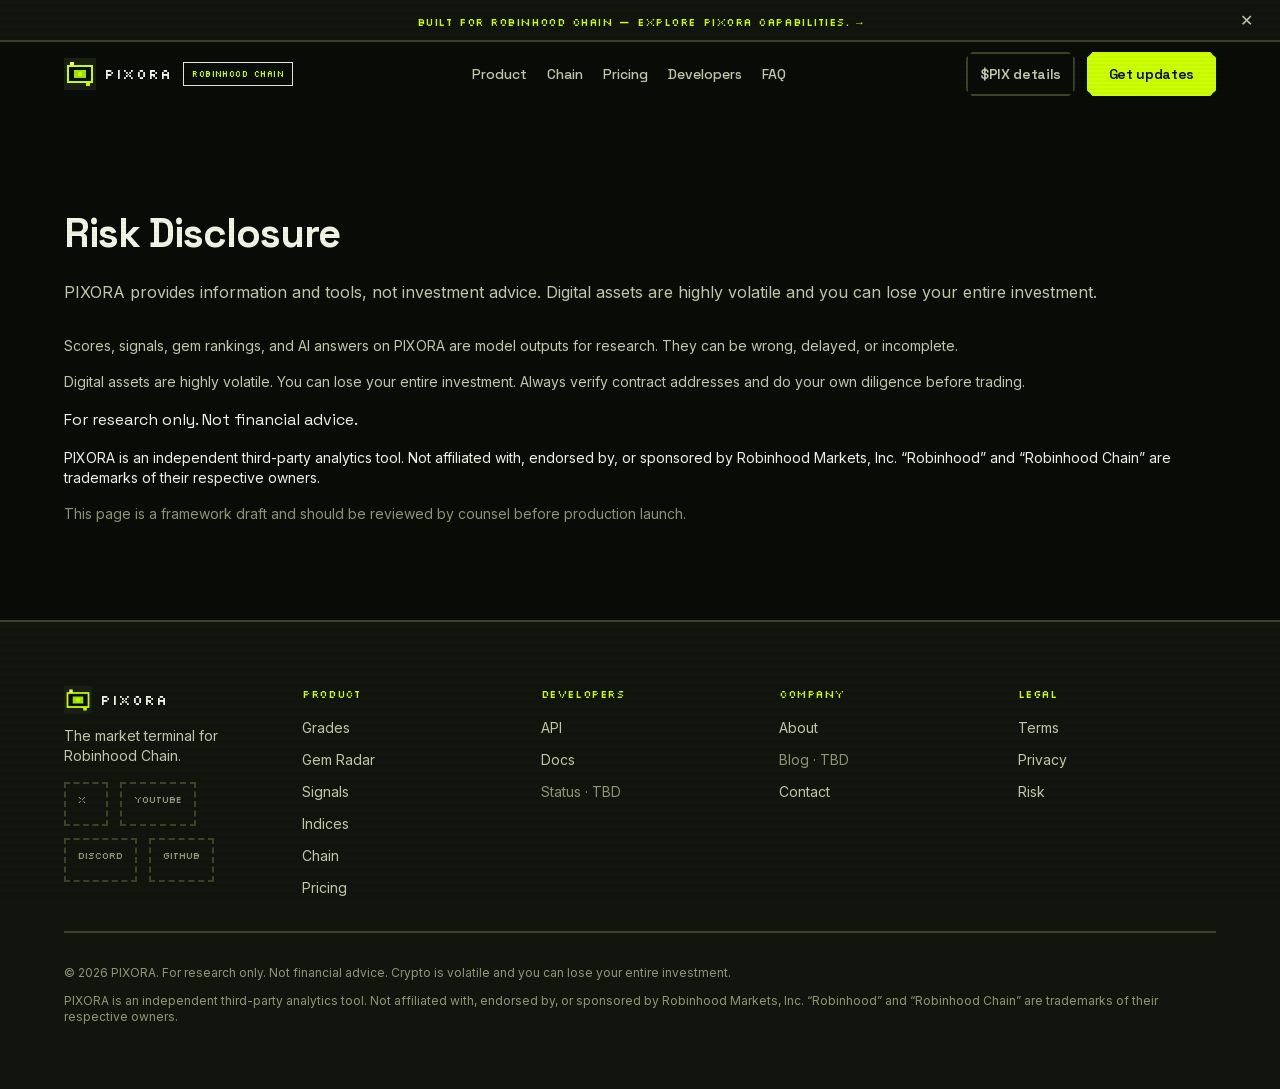
<file: legal/risk/index.html>
<!DOCTYPE html><html lang="en"><head><meta charSet="utf-8"/><meta name="viewport" content="width=device-width, initial-scale=1"/><link rel="preload" href="/_next/static/media/36966cca54120369-s.p.woff2" as="font" crossorigin="" type="font/woff2"/><link rel="preload" href="/_next/static/media/bb3ef058b751a6ad-s.p.woff2" as="font" crossorigin="" type="font/woff2"/><link rel="preload" href="/_next/static/media/cd21efaca8026c00-s.p.woff2" as="font" crossorigin="" type="font/woff2"/><link rel="preload" href="/_next/static/media/e4af272ccee01ff0-s.p.woff2" as="font" crossorigin="" type="font/woff2"/><link rel="stylesheet" href="/_next/static/css/35cbee75a390f89a.css" data-precedence="next"/><link rel="preload" as="script" fetchPriority="low" href="/_next/static/chunks/webpack-b4691cfa1167f748.js"/><script src="/_next/static/chunks/fd9d1056-ac47f7b4a1759b90.js" async=""></script><script src="/_next/static/chunks/117-aba1c39e933ef17c.js" async=""></script><script src="/_next/static/chunks/main-app-b367c24e3bdda0e7.js" async=""></script><script src="/_next/static/chunks/137-a3e1f3eebce6c471.js" async=""></script><script src="/_next/static/chunks/648-72a559f8085f5372.js" async=""></script><script src="/_next/static/chunks/app/layout-01cf47c1a07978c9.js" async=""></script><script src="/_next/static/chunks/372-f726cdbb1d85a0af.js" async=""></script><script src="/_next/static/chunks/app/not-found-d607668b0bb4908e.js" async=""></script><script src="/_next/static/chunks/421-0b4ce9732d44ec09.js" async=""></script><script src="/_next/static/chunks/app/page-2056bea8f0530fa7.js" async=""></script><meta name="theme-color" content="#0A0C08"/><title>Risk · PIXORA</title><meta name="description" content="PIXORA risk disclosure — research only, not financial advice. Digital assets are volatile."/><meta name="keywords" content="Robinhood Chain,Robinhood Chain analytics,Robinhood Chain tokens,crypto analytics,token scores,market intelligence,AI crypto research"/><meta name="robots" content="index, follow"/><meta property="og:title" content="PIXORA — Market intelligence for Robinhood Chain"/><meta property="og:description" content="Token scores, discovery tools, and structured alerts designed for Robinhood Chain. Research only."/><meta property="og:site_name" content="PIXORA"/><meta property="og:image" content="https://pixora.example/img/og.svg"/><meta property="og:image:width" content="1200"/><meta property="og:image:height" content="630"/><meta property="og:image:alt" content="PIXORA — Market intelligence for Robinhood Chain"/><meta property="og:type" content="website"/><meta name="twitter:card" content="summary_large_image"/><meta name="twitter:title" content="PIXORA — Market intelligence for Robinhood Chain"/><meta name="twitter:description" content="Token scores, discovery tools, and structured alerts designed for Robinhood Chain."/><meta name="twitter:image" content="https://pixora.example/img/og.svg"/><link rel="icon" href="/icons/icon.svg" type="image/svg+xml"/><link rel="apple-touch-icon" href="/icons/icon.svg"/><meta name="next-size-adjust"/><script src="/_next/static/chunks/polyfills-42372ed130431b0a.js" noModule=""></script></head><body class="__variable_0f99ce __variable_dd5b2f __variable_f367f3 __variable_3c557b font-sans"><div aria-hidden="true" class="pointer-events-none fixed inset-0 z-[70] opacity-[0.035]" style="background-image:repeating-linear-gradient(0deg, transparent, transparent 2px, rgba(0,0,0,.8) 2px, rgba(0,0,0,.8) 4px)"></div><header class="sticky top-0 z-40 border-b-2 transition-colors duration-pixel border-transparent bg-transparent"><div class="mx-auto flex h-16 max-w-container items-center justify-between gap-3 px-4 md:px-6"><div class="flex min-w-0 items-center gap-2 sm:gap-3"><a class="flex min-w-0 items-center gap-2 text-text" href="/"><svg viewBox="0 0 32 32" class="h-8 w-8 shrink-0" aria-hidden="true" fill="none" xmlns="http://www.w3.org/2000/svg"><rect width="32" height="32" fill="#1A1F14"></rect><rect x="4" y="8" width="24" height="16" fill="#0A0C08" stroke="#CCFF01" stroke-width="2"></rect><rect x="10" y="12" width="12" height="8" fill="#9AE600"></rect><rect x="14" y="14" width="4" height="4" fill="#CCFF01"></rect><rect x="6" y="4" width="4" height="4" fill="#E8FF66"></rect><rect x="22" y="24" width="4" height="4" fill="#CCFF01"></rect></svg><span class="font-pixel text-sm tracking-wider">PIXORA</span></a><span class="hidden max-w-[9.5rem] truncate border border-secondary/50 bg-secondary/10 px-2 py-1 font-pixel text-[9px] uppercase tracking-wider text-secondary sm:inline-block md:max-w-none">Robinhood Chain</span></div><nav class="hidden items-center gap-5 xl:flex" aria-label="Primary"><a class="group relative font-heading text-sm font-medium transition-colors duration-pixel text-text-muted hover:text-text" href="/#pillars">Product<span class="absolute -bottom-1 left-0 h-0.5 bg-secondary transition-all duration-pixel w-0 group-hover:w-full"></span></a><a class="group relative font-heading text-sm font-medium transition-colors duration-pixel text-text-muted hover:text-text" href="/#chain">Chain<span class="absolute -bottom-1 left-0 h-0.5 bg-secondary transition-all duration-pixel w-0 group-hover:w-full"></span></a><a class="group relative font-heading text-sm font-medium transition-colors duration-pixel text-text-muted hover:text-text" href="/pricing/">Pricing<span class="absolute -bottom-1 left-0 h-0.5 bg-secondary transition-all duration-pixel w-0 group-hover:w-full"></span></a><a class="group relative font-heading text-sm font-medium transition-colors duration-pixel text-text-muted hover:text-text" href="/developers/">Developers<span class="absolute -bottom-1 left-0 h-0.5 bg-secondary transition-all duration-pixel w-0 group-hover:w-full"></span></a><a class="group relative font-heading text-sm font-medium transition-colors duration-pixel text-text-muted hover:text-text" href="/faq/">FAQ<span class="absolute -bottom-1 left-0 h-0.5 bg-secondary transition-all duration-pixel w-0 group-hover:w-full"></span></a></nav><div class="hidden items-center gap-3 lg:flex"><a class="inline-flex items-center justify-center gap-2 py-2.5 font-heading text-sm font-semibold tracking-tight clip-pixel transition-all duration-pixel ease-pixel active:translate-y-0.5 active:shadow-none disabled:cursor-not-allowed disabled:opacity-40 disabled:active:translate-y-0 focus-visible:outline-2 focus-visible:outline-offset-2 focus-visible:outline-secondary bg-transparent text-text-muted border-2 border-line hover:text-secondary hover:border-secondary min-h-10 px-3" href="/#token">$PIX details</a><a class="inline-flex min-h-11 items-center justify-center gap-2 px-5 py-2.5 font-heading text-sm font-semibold tracking-tight clip-pixel transition-all duration-pixel ease-pixel active:translate-y-0.5 active:shadow-none disabled:cursor-not-allowed disabled:opacity-40 disabled:active:translate-y-0 focus-visible:outline-2 focus-visible:outline-offset-2 focus-visible:outline-secondary bg-primary text-on-primary border-2 border-primary hover:bg-primary-press shadow-hard hover:shadow-hard-sm" href="/#final-cta">Get updates</a></div><button type="button" class="min-h-11 min-w-11 border-2 border-line px-3 font-pixel text-xs text-secondary lg:hidden" aria-label="Open menu" aria-expanded="false" aria-controls=":R3cq:">MENU</button></div></header><main class="min-w-0 overflow-x-hidden"><section class="py-16 md:py-24"><div class="mx-auto w-full max-w-container px-4 md:px-6 max-w-3xl"><h1 class="font-heading text-[40px] font-bold tracking-tight">Risk Disclosure</h1><p class="mt-4 text-text-muted">PIXORA provides information and tools, not investment advice. Digital assets are highly volatile and you can lose your entire investment.</p><div class="mt-8 space-y-4 text-sm text-text-muted"><p>Scores, signals, gem rankings, and AI answers on PIXORA are model outputs for research. They can be wrong, delayed, or incomplete.</p><p>Digital assets are highly volatile. You can lose your entire investment. Always verify contract addresses and do your own diligence before trading.</p><p class="font-heading text-base text-text">For research only. Not financial advice.</p><p class="text-text">PIXORA is an independent third-party analytics tool. Not affiliated with, endorsed by, or sponsored by Robinhood Markets, Inc. “Robinhood” and “Robinhood Chain” are trademarks of their respective owners.</p><p class="text-text-dim">This page is a framework draft and should be reviewed by counsel before production launch.</p></div></div></section></main><footer class="border-t-2 border-line bg-surface py-12 md:py-16"><div class="mx-auto w-full max-w-container px-4 md:px-6"><div class="grid grid-cols-2 gap-10 md:grid-cols-3 lg:grid-cols-5"><div class="col-span-2 md:col-span-3 lg:col-span-1"><a class="mb-3 flex items-center gap-2" href="/"><svg viewBox="0 0 32 32" class="h-7 w-7" aria-hidden="true" fill="none" xmlns="http://www.w3.org/2000/svg"><rect width="32" height="32" fill="#1A1F14"></rect><rect x="4" y="8" width="24" height="16" fill="#0A0C08" stroke="#CCFF01" stroke-width="2"></rect><rect x="10" y="12" width="12" height="8" fill="#9AE600"></rect><rect x="14" y="14" width="4" height="4" fill="#CCFF01"></rect><rect x="6" y="4" width="4" height="4" fill="#E8FF66"></rect><rect x="22" y="24" width="4" height="4" fill="#CCFF01"></rect></svg><span class="font-pixel text-sm tracking-wider text-text">PIXORA</span></a><p class="mb-4 text-sm text-text-muted">The market terminal for Robinhood Chain.</p><div class="flex flex-wrap gap-3"><span class="min-h-11 min-w-11 border-2 border-dashed border-line px-3 py-2 font-pixel text-[10px] uppercase text-text-dim" title="Link TBD">X</span><span class="min-h-11 min-w-11 border-2 border-dashed border-line px-3 py-2 font-pixel text-[10px] uppercase text-text-dim" title="Link TBD">YouTube</span><span class="min-h-11 min-w-11 border-2 border-dashed border-line px-3 py-2 font-pixel text-[10px] uppercase text-text-dim" title="Link TBD">Discord</span><span class="min-h-11 min-w-11 border-2 border-dashed border-line px-3 py-2 font-pixel text-[10px] uppercase text-text-dim" title="Link TBD">GitHub</span></div></div><div><h3 class="mb-3 font-pixel text-[11px] uppercase tracking-wider text-secondary">Product</h3><ul class="space-y-2"><li><a class="text-sm text-text-muted hover:text-text" href="/#dual-grade">Grades</a></li><li><a class="text-sm text-text-muted hover:text-text" href="/#gem-radar">Gem Radar</a></li><li><a class="text-sm text-text-muted hover:text-text" href="/#signals">Signals</a></li><li><a class="text-sm text-text-muted hover:text-text" href="/#indices">Indices</a></li><li><a class="text-sm text-text-muted hover:text-text" href="/#chain">Chain</a></li><li><a class="text-sm text-text-muted hover:text-text" href="/pricing/">Pricing</a></li></ul></div><div><h3 class="mb-3 font-pixel text-[11px] uppercase tracking-wider text-secondary">Developers</h3><ul class="space-y-2"><li><a class="text-sm text-text-muted hover:text-text" href="/developers/">API</a></li><li><a class="text-sm text-text-muted hover:text-text" href="/developers/docs/">Docs</a></li><li><span class="text-sm text-text-dim">Status<!-- --> · TBD</span></li></ul></div><div><h3 class="mb-3 font-pixel text-[11px] uppercase tracking-wider text-secondary">Company</h3><ul class="space-y-2"><li><a class="text-sm text-text-muted hover:text-text" href="/about/">About</a></li><li><span class="text-sm text-text-dim">Blog<!-- --> · TBD</span></li><li><a class="text-sm text-text-muted hover:text-text" href="/#final-cta">Contact</a></li></ul></div><div><h3 class="mb-3 font-pixel text-[11px] uppercase tracking-wider text-secondary">Legal</h3><ul class="space-y-2"><li><a class="text-sm text-text-muted hover:text-text" href="/legal/terms/">Terms</a></li><li><a class="text-sm text-text-muted hover:text-text" href="/legal/privacy/">Privacy</a></li><li><a class="text-sm text-text-muted hover:text-text" href="/legal/risk/">Risk</a></li></ul></div></div><div class="h-0.5 w-full bg-line my-8" role="separator" aria-hidden="true"></div><p class="text-xs text-text-dim">© 2026 PIXORA. For research only. Not financial advice. Crypto is volatile and you can lose your entire investment.</p><p class="mt-3 text-xs text-text-dim">PIXORA is an independent third-party analytics tool. Not affiliated with, endorsed by, or sponsored by Robinhood Markets, Inc. “Robinhood” and “Robinhood Chain” are trademarks of their respective owners.</p></div></footer><div class="pointer-events-none fixed bottom-4 right-4 z-[60] flex flex-col gap-2" aria-live="polite"></div><script src="/_next/static/chunks/webpack-b4691cfa1167f748.js" async=""></script><script>(self.__next_f=self.__next_f||[]).push([0]);self.__next_f.push([2,null])</script><script>self.__next_f.push([1,"1:HL[\"/_next/static/media/36966cca54120369-s.p.woff2\",\"font\",{\"crossOrigin\":\"\",\"type\":\"font/woff2\"}]\n2:HL[\"/_next/static/media/bb3ef058b751a6ad-s.p.woff2\",\"font\",{\"crossOrigin\":\"\",\"type\":\"font/woff2\"}]\n3:HL[\"/_next/static/media/cd21efaca8026c00-s.p.woff2\",\"font\",{\"crossOrigin\":\"\",\"type\":\"font/woff2\"}]\n4:HL[\"/_next/static/media/e4af272ccee01ff0-s.p.woff2\",\"font\",{\"crossOrigin\":\"\",\"type\":\"font/woff2\"}]\n5:HL[\"/_next/static/css/35cbee75a390f89a.css\",\"style\"]\n"])</script><script>self.__next_f.push([1,"6:I[2846,[],\"\"]\n8:I[4707,[],\"\"]\n9:I[6423,[],\"\"]\na:I[5505,[\"137\",\"static/chunks/137-a3e1f3eebce6c471.js\",\"648\",\"static/chunks/648-72a559f8085f5372.js\",\"185\",\"static/chunks/app/layout-01cf47c1a07978c9.js\"],\"ToastProvider\"]\nb:I[4822,[\"137\",\"static/chunks/137-a3e1f3eebce6c471.js\",\"648\",\"static/chunks/648-72a559f8085f5372.js\",\"185\",\"static/chunks/app/layout-01cf47c1a07978c9.js\"],\"ScanlineOverlay\"]\nc:I[1106,[\"137\",\"static/chunks/137-a3e1f3eebce6c471.js\",\"648\",\"static/chunks/648-72a559f8085f5372.js\",\"185\",\"static/chunks/app/layout-01cf47c1a07978c9.js\"],\"AnnouncementBar\"]\nd:I[3689,[\"137\",\"static/chunks/137-a3e1f3eebce6c471.js\",\"648\",\"static/chunks/648-72a559f8085f5372.js\",\"185\",\"static/chunks/app/layout-01cf47c1a07978c9.js\"],\"Navbar\"]\ne:I[5990,[\"137\",\"static/chunks/137-a3e1f3eebce6c471.js\",\"648\",\"static/chunks/648-72a559f8085f5372.js\",\"372\",\"static/chunks/372-f726cdbb1d85a0af.js\",\"160\",\"static/chunks/app/not-found-d607668b0bb4908e.js\"],\"Mascot\"]\nf:I[6908,[\"137\",\"static/chunks/137-a3e1f3eebce6c471.js\",\"648\",\"static/chunks/648-72a559f8085f5372.js\",\"372\",\"static/chunks/372-f726cdbb1d85a0af.js\",\"421\",\"static/chunks/421-0b4ce9732d44ec09.js\",\"931\",\"static/chunks/app/page-2056bea8f0530fa7.js\"],\"PixelButton\"]\n10:I[2972,[\"137\",\"static/chunks/137-a3e1f3eebce6c471.js\",\"648\",\"static/chunks/648-72a559f8085f5372.js\",\"372\",\"static/chunks/372-f726cdbb1d85a0af.js\",\"421\",\"static/chunks/421-0b4ce9732d44ec09.js\",\"931\",\"static/chunks/app/page-2056bea8f0530fa7.js\"],\"\"]\n12:I[1060,[],\"\"]\n13:[]\n"])</script><script>self.__next_f.push([1,"0:[\"$\",\"$L6\",null,{\"buildId\":\"k33h1KVcFuXXmWMqxDwQR\",\"assetPrefix\":\"\",\"urlParts\":[\"\",\"legal\",\"risk\",\"\"],\"initialTree\":[\"\",{\"children\":[\"legal\",{\"children\":[\"risk\",{\"children\":[\"__PAGE__\",{}]}]}]},\"$undefined\",\"$undefined\",true],\"initialSeedData\":[\"\",{\"children\":[\"legal\",{\"children\":[\"risk\",{\"children\":[\"__PAGE__\",{},[[\"$L7\",[\"$\",\"section\",null,{\"className\":\"py-16 md:py-24\",\"children\":[\"$\",\"div\",null,{\"className\":\"mx-auto w-full max-w-container px-4 md:px-6 max-w-3xl\",\"children\":[[\"$\",\"h1\",null,{\"className\":\"font-heading text-[40px] font-bold tracking-tight\",\"children\":\"Risk Disclosure\"}],[\"$\",\"p\",null,{\"className\":\"mt-4 text-text-muted\",\"children\":\"PIXORA provides information and tools, not investment advice. Digital assets are highly volatile and you can lose your entire investment.\"}],[\"$\",\"div\",null,{\"className\":\"mt-8 space-y-4 text-sm text-text-muted\",\"children\":[[\"$\",\"p\",null,{\"children\":\"Scores, signals, gem rankings, and AI answers on PIXORA are model outputs for research. They can be wrong, delayed, or incomplete.\"}],[\"$\",\"p\",null,{\"children\":\"Digital assets are highly volatile. You can lose your entire investment. Always verify contract addresses and do your own diligence before trading.\"}],[\"$\",\"p\",null,{\"className\":\"font-heading text-base text-text\",\"children\":\"For research only. Not financial advice.\"}],[\"$\",\"p\",null,{\"className\":\"text-text\",\"children\":\"PIXORA is an independent third-party analytics tool. Not affiliated with, endorsed by, or sponsored by Robinhood Markets, Inc. “Robinhood” and “Robinhood Chain” are trademarks of their respective owners.\"}],[\"$\",\"p\",null,{\"className\":\"text-text-dim\",\"children\":\"This page is a framework draft and should be reviewed by counsel before production launch.\"}]]}]]}]}],null],null],null]},[null,[\"$\",\"$L8\",null,{\"parallelRouterKey\":\"children\",\"segmentPath\":[\"children\",\"legal\",\"children\",\"risk\",\"children\"],\"error\":\"$undefined\",\"errorStyles\":\"$undefined\",\"errorScripts\":\"$undefined\",\"template\":[\"$\",\"$L9\",null,{}],\"templateStyles\":\"$undefined\",\"templateScripts\":\"$undefined\",\"notFound\":\"$undefined\",\"notFoundStyles\":\"$undefined\"}]],null]},[null,[\"$\",\"$L8\",null,{\"parallelRouterKey\":\"children\",\"segmentPath\":[\"children\",\"legal\",\"children\"],\"error\":\"$undefined\",\"errorStyles\":\"$undefined\",\"errorScripts\":\"$undefined\",\"template\":[\"$\",\"$L9\",null,{}],\"templateStyles\":\"$undefined\",\"templateScripts\":\"$undefined\",\"notFound\":\"$undefined\",\"notFoundStyles\":\"$undefined\"}]],null]},[[[[\"$\",\"link\",\"0\",{\"rel\":\"stylesheet\",\"href\":\"/_next/static/css/35cbee75a390f89a.css\",\"precedence\":\"next\",\"crossOrigin\":\"$undefined\"}]],[\"$\",\"html\",null,{\"lang\":\"en\",\"children\":[\"$\",\"body\",null,{\"className\":\"__variable_0f99ce __variable_dd5b2f __variable_f367f3 __variable_3c557b font-sans\",\"children\":[\"$\",\"$La\",null,{\"children\":[[\"$\",\"$Lb\",null,{}],[\"$\",\"$Lc\",null,{}],[\"$\",\"$Ld\",null,{}],[\"$\",\"main\",null,{\"className\":\"min-w-0 overflow-x-hidden\",\"children\":[\"$\",\"$L8\",null,{\"parallelRouterKey\":\"children\",\"segmentPath\":[\"children\"],\"error\":\"$undefined\",\"errorStyles\":\"$undefined\",\"errorScripts\":\"$undefined\",\"template\":[\"$\",\"$L9\",null,{}],\"templateStyles\":\"$undefined\",\"templateScripts\":\"$undefined\",\"notFound\":[\"$\",\"section\",null,{\"className\":\"py-20 md:py-28\",\"children\":[\"$\",\"div\",null,{\"className\":\"mx-auto w-full max-w-container px-4 md:px-6 flex flex-col items-center text-center\",\"children\":[[\"$\",\"$Le\",null,{\"size\":\"lg\",\"expression\":\"surprise\"}],[\"$\",\"p\",null,{\"className\":\"mt-8 font-pixel text-6xl text-secondary md:text-8xl\",\"children\":\"404\"}],[\"$\",\"p\",null,{\"className\":\"mt-4 font-heading text-xl text-text-muted md:text-2xl\",\"children\":\"This block never got mined.\"}],[\"$\",\"div\",null,{\"className\":\"mt-8\",\"children\":[\"$\",\"$Lf\",null,{\"href\":\"/\",\"children\":\"Back to home\"}]}],[\"$\",\"p\",null,{\"className\":\"mt-6 text-sm text-text-dim\",\"children\":[\"Or visit\",\" \",[\"$\",\"$L10\",null,{\"href\":\"/faq\",\"className\":\"text-secondary hover:text-primary\",\"children\":\"FAQ\"}]]}]]}]}],\"notFoundStyles\":[]}]}],[\"$\",\"footer\",null,{\"className\":\"border-t-2 border-line bg-surface py-12 md:py-16\",\"children\":[\"$\",\"div\",null,{\"className\":\"mx-auto w-full max-w-container px-4 md:px-6\",\"children\":[[\"$\",\"div\",null,{\"className\":\"grid grid-cols-2 gap-10 md:grid-cols-3 lg:grid-cols-5\",\"children\":[[\"$\",\"div\",null,{\"className\":\"col-span-2 md:col-span-3 lg:col-span-1\",\"children\":[[\"$\",\"$L10\",null,{\"href\":\"/\",\"className\":\"mb-3 flex items-center gap-2\",\"children\":[[\"$\",\"svg\",null,{\"viewBox\":\"0 0 32 32\",\"className\":\"h-7 w-7\",\"aria-hidden\":true,\"fill\":\"none\",\"xmlns\":\"http://www.w3.org/2000/svg\",\"children\":[[\"$\",\"rect\",null,{\"width\":\"32\",\"height\":\"32\",\"fill\":\"#1A1F14\"}],[\"$\",\"rect\",null,{\"x\":\"4\",\"y\":\"8\",\"width\":\"24\",\"height\":\"16\",\"fill\":\"#0A0C08\",\"stroke\":\"#CCFF01\",\"strokeWidth\":\"2\"}],[\"$\",\"rect\",null,{\"x\":\"10\",\"y\":\"12\",\"width\":\"12\",\"height\":\"8\",\"fill\":\"#9AE600\"}],[\"$\",\"rect\",null,{\"x\":\"14\",\"y\":\"14\",\"width\":\"4\",\"height\":\"4\",\"fill\":\"#CCFF01\"}],[\"$\",\"rect\",null,{\"x\":\"6\",\"y\":\"4\",\"width\":\"4\",\"height\":\"4\",\"fill\":\"#E8FF66\"}],[\"$\",\"rect\",null,{\"x\":\"22\",\"y\":\"24\",\"width\":\"4\",\"height\":\"4\",\"fill\":\"#CCFF01\"}]]}],[\"$\",\"span\",null,{\"className\":\"font-pixel text-sm tracking-wider text-text\",\"children\":\"PIXORA\"}]]}],[\"$\",\"p\",null,{\"className\":\"mb-4 text-sm text-text-muted\",\"children\":\"The market terminal for Robinhood Chain.\"}],[\"$\",\"div\",null,{\"className\":\"flex flex-wrap gap-3\",\"children\":[[\"$\",\"span\",\"X\",{\"className\":\"min-h-11 min-w-11 border-2 border-dashed border-line px-3 py-2 font-pixel text-[10px] uppercase text-text-dim\",\"title\":\"Link TBD\",\"children\":\"X\"}],[\"$\",\"span\",\"YouTube\",{\"className\":\"min-h-11 min-w-11 border-2 border-dashed border-line px-3 py-2 font-pixel text-[10px] uppercase text-text-dim\",\"title\":\"Link TBD\",\"children\":\"YouTube\"}],[\"$\",\"span\",\"Discord\",{\"className\":\"min-h-11 min-w-11 border-2 border-dashed border-line px-3 py-2 font-pixel text-[10px] uppercase text-text-dim\",\"title\":\"Link TBD\",\"children\":\"Discord\"}],[\"$\",\"span\",\"GitHub\",{\"className\":\"min-h-11 min-w-11 border-2 border-dashed border-line px-3 py-2 font-pixel text-[10px] uppercase text-text-dim\",\"title\":\"Link TBD\",\"children\":\"GitHub\"}]]}]]}],[[\"$\",\"div\",\"Product\",{\"children\":[[\"$\",\"h3\",null,{\"className\":\"mb-3 font-pixel text-[11px] uppercase tracking-wider text-secondary\",\"children\":\"Product\"}],[\"$\",\"ul\",null,{\"className\":\"space-y-2\",\"children\":[[\"$\",\"li\",\"Grades\",{\"children\":[\"$\",\"$L10\",null,{\"href\":\"/#dual-grade\",\"className\":\"text-sm text-text-muted hover:text-text\",\"children\":\"Grades\"}]}],[\"$\",\"li\",\"Gem Radar\",{\"children\":[\"$\",\"$L10\",null,{\"href\":\"/#gem-radar\",\"className\":\"text-sm text-text-muted hover:text-text\",\"children\":\"Gem Radar\"}]}],[\"$\",\"li\",\"Signals\",{\"children\":[\"$\",\"$L10\",null,{\"href\":\"/#signals\",\"className\":\"text-sm text-text-muted hover:text-text\",\"children\":\"Signals\"}]}],[\"$\",\"li\",\"Indices\",{\"children\":[\"$\",\"$L10\",null,{\"href\":\"/#indices\",\"className\":\"text-sm text-text-muted hover:text-text\",\"children\":\"Indices\"}]}],[\"$\",\"li\",\"Chain\",{\"children\":[\"$\",\"$L10\",null,{\"href\":\"/#chain\",\"className\":\"text-sm text-text-muted hover:text-text\",\"children\":\"Chain\"}]}],[\"$\",\"li\",\"Pricing\",{\"children\":[\"$\",\"$L10\",null,{\"href\":\"/pricing\",\"className\":\"text-sm text-text-muted hover:text-text\",\"children\":\"Pricing\"}]}]]}]]}],[\"$\",\"div\",\"Developers\",{\"children\":[[\"$\",\"h3\",null,{\"className\":\"mb-3 font-pixel text-[11px] uppercase tracking-wider text-secondary\",\"children\":\"Developers\"}],[\"$\",\"ul\",null,{\"className\":\"space-y-2\",\"children\":[[\"$\",\"li\",\"API\",{\"children\":[\"$\",\"$L10\",null,{\"href\":\"/developers\",\"className\":\"text-sm text-text-muted hover:text-text\",\"children\":\"API\"}]}],[\"$\",\"li\",\"Docs\",{\"children\":[\"$\",\"$L10\",null,{\"href\":\"/developers/docs\",\"className\":\"text-sm text-text-muted hover:text-text\",\"children\":\"Docs\"}]}],[\"$\",\"li\",\"Status\",{\"children\":[\"$\",\"span\",null,{\"className\":\"text-sm text-text-dim\",\"children\":[\"Status\",\" · TBD\"]}]}]]}]]}],[\"$\",\"div\",\"Company\",{\"children\":[[\"$\",\"h3\",null,{\"className\":\"mb-3 font-pixel text-[11px] uppercase tracking-wider text-secondary\",\"children\":\"Company\"}],[\"$\",\"ul\",null,{\"className\":\"space-y-2\",\"children\":[[\"$\",\"li\",\"About\",{\"children\":[\"$\",\"$L10\",null,{\"href\":\"/about\",\"className\":\"text-sm text-text-muted hover:text-text\",\"children\":\"About\"}]}],[\"$\",\"li\",\"Blog\",{\"children\":[\"$\",\"span\",null,{\"className\":\"text-sm text-text-dim\",\"children\":[\"Blog\",\" · TBD\"]}]}],[\"$\",\"li\",\"Contact\",{\"children\":[\"$\",\"$L10\",null,{\"href\":\"/#final-cta\",\"className\":\"text-sm text-text-muted hover:text-text\",\"children\":\"Contact\"}]}]]}]]}],[\"$\",\"div\",\"Legal\",{\"children\":[[\"$\",\"h3\",null,{\"className\":\"mb-3 font-pixel text-[11px] uppercase tracking-wider text-secondary\",\"children\":\"Legal\"}],[\"$\",\"ul\",null,{\"className\":\"space-y-2\",\"children\":[[\"$\",\"li\",\"Terms\",{\"children\":[\"$\",\"$L10\",null,{\"href\":\"/legal/terms\",\"className\":\"text-sm text-text-muted hover:text-text\",\"children\":\"Terms\"}]}],[\"$\",\"li\",\"Privacy\",{\"children\":[\"$\",\"$L10\",null,{\"href\":\"/legal/privacy\",\"className\":\"text-sm text-text-muted hover:text-text\",\"children\":\"Privacy\"}]}],[\"$\",\"li\",\"Risk\",{\"children\":[\"$\",\"$L10\",null,{\"href\":\"/legal/risk\",\"className\":\"text-sm text-text-muted hover:text-text\",\"children\":\"Risk\"}]}]]}]]}]]]}],[\"$\",\"div\",null,{\"className\":\"h-0.5 w-full bg-line my-8\",\"role\":\"separator\",\"aria-hidden\":true}],[\"$\",\"p\",null,{\"className\":\"text-xs text-text-dim\",\"children\":\"© 2026 PIXORA. For research only. Not financial advice. Crypto is volatile and you can lose your entire investment.\"}],[\"$\",\"p\",null,{\"className\":\"mt-3 text-xs text-text-dim\",\"children\":\"PIXORA is an independent third-party analytics tool. Not affiliated with, endorsed by, or sponsored by Robinhood Markets, Inc. “Robinhood” and “Robinhood Chain” are trademarks of their respective owners.\"}]]}]}]]}]}]}]],null],null],\"couldBeIntercepted\":false,\"initialHead\":[null,\"$L11\"],\"globalErrorComponent\":\"$12\",\"missingSlots\":\"$W13\"}]\n"])</script><script>self.__next_f.push([1,"11:[[\"$\",\"meta\",\"0\",{\"name\":\"viewport\",\"content\":\"width=device-width, initial-scale=1\"}],[\"$\",\"meta\",\"1\",{\"name\":\"theme-color\",\"content\":\"#0A0C08\"}],[\"$\",\"meta\",\"2\",{\"charSet\":\"utf-8\"}],[\"$\",\"title\",\"3\",{\"children\":\"Risk · PIXORA\"}],[\"$\",\"meta\",\"4\",{\"name\":\"description\",\"content\":\"PIXORA risk disclosure — research only, not financial advice. Digital assets are volatile.\"}],[\"$\",\"meta\",\"5\",{\"name\":\"keywords\",\"content\":\"Robinhood Chain,Robinhood Chain analytics,Robinhood Chain tokens,crypto analytics,token scores,market intelligence,AI crypto research\"}],[\"$\",\"meta\",\"6\",{\"name\":\"robots\",\"content\":\"index, follow\"}],[\"$\",\"meta\",\"7\",{\"property\":\"og:title\",\"content\":\"PIXORA — Market intelligence for Robinhood Chain\"}],[\"$\",\"meta\",\"8\",{\"property\":\"og:description\",\"content\":\"Token scores, discovery tools, and structured alerts designed for Robinhood Chain. Research only.\"}],[\"$\",\"meta\",\"9\",{\"property\":\"og:site_name\",\"content\":\"PIXORA\"}],[\"$\",\"meta\",\"10\",{\"property\":\"og:image\",\"content\":\"https://pixora.example/img/og.svg\"}],[\"$\",\"meta\",\"11\",{\"property\":\"og:image:width\",\"content\":\"1200\"}],[\"$\",\"meta\",\"12\",{\"property\":\"og:image:height\",\"content\":\"630\"}],[\"$\",\"meta\",\"13\",{\"property\":\"og:image:alt\",\"content\":\"PIXORA — Market intelligence for Robinhood Chain\"}],[\"$\",\"meta\",\"14\",{\"property\":\"og:type\",\"content\":\"website\"}],[\"$\",\"meta\",\"15\",{\"name\":\"twitter:card\",\"content\":\"summary_large_image\"}],[\"$\",\"meta\",\"16\",{\"name\":\"twitter:title\",\"content\":\"PIXORA — Market intelligence for Robinhood Chain\"}],[\"$\",\"meta\",\"17\",{\"name\":\"twitter:description\",\"content\":\"Token scores, discovery tools, and structured alerts designed for Robinhood Chain.\"}],[\"$\",\"meta\",\"18\",{\"name\":\"twitter:image\",\"content\":\"https://pixora.example/img/og.svg\"}],[\"$\",\"link\",\"19\",{\"rel\":\"icon\",\"href\":\"/icons/icon.svg\",\"type\":\"image/svg+xml\"}],[\"$\",\"link\",\"20\",{\"rel\":\"apple-touch-icon\",\"href\":\"/icons/icon.svg\"}],[\"$\",\"meta\",\"21\",{\"name\":\"next-size-adjust\"}]]\n7:null\n"])</script></body></html>
</file>
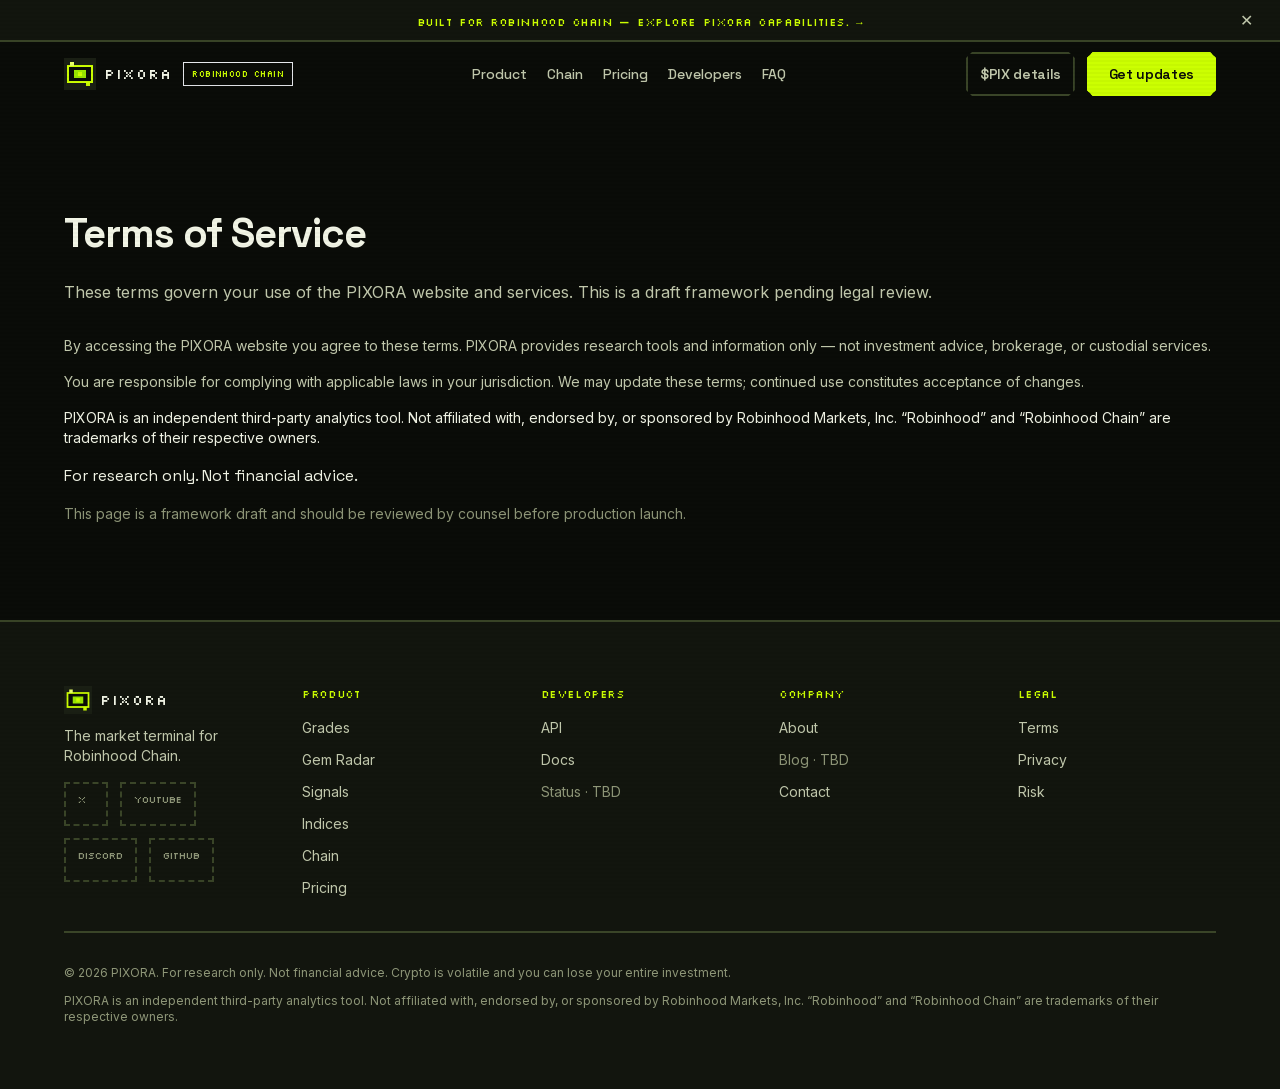
<file: legal/terms/index.html>
<!DOCTYPE html><html lang="en"><head><meta charSet="utf-8"/><meta name="viewport" content="width=device-width, initial-scale=1"/><link rel="preload" href="/_next/static/media/36966cca54120369-s.p.woff2" as="font" crossorigin="" type="font/woff2"/><link rel="preload" href="/_next/static/media/bb3ef058b751a6ad-s.p.woff2" as="font" crossorigin="" type="font/woff2"/><link rel="preload" href="/_next/static/media/cd21efaca8026c00-s.p.woff2" as="font" crossorigin="" type="font/woff2"/><link rel="preload" href="/_next/static/media/e4af272ccee01ff0-s.p.woff2" as="font" crossorigin="" type="font/woff2"/><link rel="stylesheet" href="/_next/static/css/35cbee75a390f89a.css" data-precedence="next"/><link rel="preload" as="script" fetchPriority="low" href="/_next/static/chunks/webpack-b4691cfa1167f748.js"/><script src="/_next/static/chunks/fd9d1056-ac47f7b4a1759b90.js" async=""></script><script src="/_next/static/chunks/117-aba1c39e933ef17c.js" async=""></script><script src="/_next/static/chunks/main-app-b367c24e3bdda0e7.js" async=""></script><script src="/_next/static/chunks/137-a3e1f3eebce6c471.js" async=""></script><script src="/_next/static/chunks/648-72a559f8085f5372.js" async=""></script><script src="/_next/static/chunks/app/layout-01cf47c1a07978c9.js" async=""></script><script src="/_next/static/chunks/372-f726cdbb1d85a0af.js" async=""></script><script src="/_next/static/chunks/app/not-found-d607668b0bb4908e.js" async=""></script><script src="/_next/static/chunks/421-0b4ce9732d44ec09.js" async=""></script><script src="/_next/static/chunks/app/page-2056bea8f0530fa7.js" async=""></script><meta name="theme-color" content="#0A0C08"/><title>Terms · PIXORA</title><meta name="description" content="PIXORA terms of service — draft pending legal review."/><meta name="keywords" content="Robinhood Chain,Robinhood Chain analytics,Robinhood Chain tokens,crypto analytics,token scores,market intelligence,AI crypto research"/><meta name="robots" content="index, follow"/><meta property="og:title" content="PIXORA — Market intelligence for Robinhood Chain"/><meta property="og:description" content="Token scores, discovery tools, and structured alerts designed for Robinhood Chain. Research only."/><meta property="og:site_name" content="PIXORA"/><meta property="og:image" content="https://pixora.example/img/og.svg"/><meta property="og:image:width" content="1200"/><meta property="og:image:height" content="630"/><meta property="og:image:alt" content="PIXORA — Market intelligence for Robinhood Chain"/><meta property="og:type" content="website"/><meta name="twitter:card" content="summary_large_image"/><meta name="twitter:title" content="PIXORA — Market intelligence for Robinhood Chain"/><meta name="twitter:description" content="Token scores, discovery tools, and structured alerts designed for Robinhood Chain."/><meta name="twitter:image" content="https://pixora.example/img/og.svg"/><link rel="icon" href="/icons/icon.svg" type="image/svg+xml"/><link rel="apple-touch-icon" href="/icons/icon.svg"/><meta name="next-size-adjust"/><script src="/_next/static/chunks/polyfills-42372ed130431b0a.js" noModule=""></script></head><body class="__variable_0f99ce __variable_dd5b2f __variable_f367f3 __variable_3c557b font-sans"><div aria-hidden="true" class="pointer-events-none fixed inset-0 z-[70] opacity-[0.035]" style="background-image:repeating-linear-gradient(0deg, transparent, transparent 2px, rgba(0,0,0,.8) 2px, rgba(0,0,0,.8) 4px)"></div><header class="sticky top-0 z-40 border-b-2 transition-colors duration-pixel border-transparent bg-transparent"><div class="mx-auto flex h-16 max-w-container items-center justify-between gap-3 px-4 md:px-6"><div class="flex min-w-0 items-center gap-2 sm:gap-3"><a class="flex min-w-0 items-center gap-2 text-text" href="/"><svg viewBox="0 0 32 32" class="h-8 w-8 shrink-0" aria-hidden="true" fill="none" xmlns="http://www.w3.org/2000/svg"><rect width="32" height="32" fill="#1A1F14"></rect><rect x="4" y="8" width="24" height="16" fill="#0A0C08" stroke="#CCFF01" stroke-width="2"></rect><rect x="10" y="12" width="12" height="8" fill="#9AE600"></rect><rect x="14" y="14" width="4" height="4" fill="#CCFF01"></rect><rect x="6" y="4" width="4" height="4" fill="#E8FF66"></rect><rect x="22" y="24" width="4" height="4" fill="#CCFF01"></rect></svg><span class="font-pixel text-sm tracking-wider">PIXORA</span></a><span class="hidden max-w-[9.5rem] truncate border border-secondary/50 bg-secondary/10 px-2 py-1 font-pixel text-[9px] uppercase tracking-wider text-secondary sm:inline-block md:max-w-none">Robinhood Chain</span></div><nav class="hidden items-center gap-5 xl:flex" aria-label="Primary"><a class="group relative font-heading text-sm font-medium transition-colors duration-pixel text-text-muted hover:text-text" href="/#pillars">Product<span class="absolute -bottom-1 left-0 h-0.5 bg-secondary transition-all duration-pixel w-0 group-hover:w-full"></span></a><a class="group relative font-heading text-sm font-medium transition-colors duration-pixel text-text-muted hover:text-text" href="/#chain">Chain<span class="absolute -bottom-1 left-0 h-0.5 bg-secondary transition-all duration-pixel w-0 group-hover:w-full"></span></a><a class="group relative font-heading text-sm font-medium transition-colors duration-pixel text-text-muted hover:text-text" href="/pricing/">Pricing<span class="absolute -bottom-1 left-0 h-0.5 bg-secondary transition-all duration-pixel w-0 group-hover:w-full"></span></a><a class="group relative font-heading text-sm font-medium transition-colors duration-pixel text-text-muted hover:text-text" href="/developers/">Developers<span class="absolute -bottom-1 left-0 h-0.5 bg-secondary transition-all duration-pixel w-0 group-hover:w-full"></span></a><a class="group relative font-heading text-sm font-medium transition-colors duration-pixel text-text-muted hover:text-text" href="/faq/">FAQ<span class="absolute -bottom-1 left-0 h-0.5 bg-secondary transition-all duration-pixel w-0 group-hover:w-full"></span></a></nav><div class="hidden items-center gap-3 lg:flex"><a class="inline-flex items-center justify-center gap-2 py-2.5 font-heading text-sm font-semibold tracking-tight clip-pixel transition-all duration-pixel ease-pixel active:translate-y-0.5 active:shadow-none disabled:cursor-not-allowed disabled:opacity-40 disabled:active:translate-y-0 focus-visible:outline-2 focus-visible:outline-offset-2 focus-visible:outline-secondary bg-transparent text-text-muted border-2 border-line hover:text-secondary hover:border-secondary min-h-10 px-3" href="/#token">$PIX details</a><a class="inline-flex min-h-11 items-center justify-center gap-2 px-5 py-2.5 font-heading text-sm font-semibold tracking-tight clip-pixel transition-all duration-pixel ease-pixel active:translate-y-0.5 active:shadow-none disabled:cursor-not-allowed disabled:opacity-40 disabled:active:translate-y-0 focus-visible:outline-2 focus-visible:outline-offset-2 focus-visible:outline-secondary bg-primary text-on-primary border-2 border-primary hover:bg-primary-press shadow-hard hover:shadow-hard-sm" href="/#final-cta">Get updates</a></div><button type="button" class="min-h-11 min-w-11 border-2 border-line px-3 font-pixel text-xs text-secondary lg:hidden" aria-label="Open menu" aria-expanded="false" aria-controls=":R3cq:">MENU</button></div></header><main class="min-w-0 overflow-x-hidden"><section class="py-16 md:py-24"><div class="mx-auto w-full max-w-container px-4 md:px-6 max-w-3xl"><h1 class="font-heading text-[40px] font-bold tracking-tight">Terms of Service</h1><p class="mt-4 text-text-muted">These terms govern your use of the PIXORA website and services. This is a draft framework pending legal review.</p><div class="mt-8 space-y-4 text-sm text-text-muted"><p>By accessing the PIXORA website you agree to these terms. PIXORA provides research tools and information only — not investment advice, brokerage, or custodial services.</p><p>You are responsible for complying with applicable laws in your jurisdiction. We may update these terms; continued use constitutes acceptance of changes.</p><p class="text-text">PIXORA is an independent third-party analytics tool. Not affiliated with, endorsed by, or sponsored by Robinhood Markets, Inc. “Robinhood” and “Robinhood Chain” are trademarks of their respective owners.</p><p class="font-heading text-base text-text">For research only. Not financial advice.</p><p class="text-text-dim">This page is a framework draft and should be reviewed by counsel before production launch.</p></div></div></section></main><footer class="border-t-2 border-line bg-surface py-12 md:py-16"><div class="mx-auto w-full max-w-container px-4 md:px-6"><div class="grid grid-cols-2 gap-10 md:grid-cols-3 lg:grid-cols-5"><div class="col-span-2 md:col-span-3 lg:col-span-1"><a class="mb-3 flex items-center gap-2" href="/"><svg viewBox="0 0 32 32" class="h-7 w-7" aria-hidden="true" fill="none" xmlns="http://www.w3.org/2000/svg"><rect width="32" height="32" fill="#1A1F14"></rect><rect x="4" y="8" width="24" height="16" fill="#0A0C08" stroke="#CCFF01" stroke-width="2"></rect><rect x="10" y="12" width="12" height="8" fill="#9AE600"></rect><rect x="14" y="14" width="4" height="4" fill="#CCFF01"></rect><rect x="6" y="4" width="4" height="4" fill="#E8FF66"></rect><rect x="22" y="24" width="4" height="4" fill="#CCFF01"></rect></svg><span class="font-pixel text-sm tracking-wider text-text">PIXORA</span></a><p class="mb-4 text-sm text-text-muted">The market terminal for Robinhood Chain.</p><div class="flex flex-wrap gap-3"><span class="min-h-11 min-w-11 border-2 border-dashed border-line px-3 py-2 font-pixel text-[10px] uppercase text-text-dim" title="Link TBD">X</span><span class="min-h-11 min-w-11 border-2 border-dashed border-line px-3 py-2 font-pixel text-[10px] uppercase text-text-dim" title="Link TBD">YouTube</span><span class="min-h-11 min-w-11 border-2 border-dashed border-line px-3 py-2 font-pixel text-[10px] uppercase text-text-dim" title="Link TBD">Discord</span><span class="min-h-11 min-w-11 border-2 border-dashed border-line px-3 py-2 font-pixel text-[10px] uppercase text-text-dim" title="Link TBD">GitHub</span></div></div><div><h3 class="mb-3 font-pixel text-[11px] uppercase tracking-wider text-secondary">Product</h3><ul class="space-y-2"><li><a class="text-sm text-text-muted hover:text-text" href="/#dual-grade">Grades</a></li><li><a class="text-sm text-text-muted hover:text-text" href="/#gem-radar">Gem Radar</a></li><li><a class="text-sm text-text-muted hover:text-text" href="/#signals">Signals</a></li><li><a class="text-sm text-text-muted hover:text-text" href="/#indices">Indices</a></li><li><a class="text-sm text-text-muted hover:text-text" href="/#chain">Chain</a></li><li><a class="text-sm text-text-muted hover:text-text" href="/pricing/">Pricing</a></li></ul></div><div><h3 class="mb-3 font-pixel text-[11px] uppercase tracking-wider text-secondary">Developers</h3><ul class="space-y-2"><li><a class="text-sm text-text-muted hover:text-text" href="/developers/">API</a></li><li><a class="text-sm text-text-muted hover:text-text" href="/developers/docs/">Docs</a></li><li><span class="text-sm text-text-dim">Status<!-- --> · TBD</span></li></ul></div><div><h3 class="mb-3 font-pixel text-[11px] uppercase tracking-wider text-secondary">Company</h3><ul class="space-y-2"><li><a class="text-sm text-text-muted hover:text-text" href="/about/">About</a></li><li><span class="text-sm text-text-dim">Blog<!-- --> · TBD</span></li><li><a class="text-sm text-text-muted hover:text-text" href="/#final-cta">Contact</a></li></ul></div><div><h3 class="mb-3 font-pixel text-[11px] uppercase tracking-wider text-secondary">Legal</h3><ul class="space-y-2"><li><a class="text-sm text-text-muted hover:text-text" href="/legal/terms/">Terms</a></li><li><a class="text-sm text-text-muted hover:text-text" href="/legal/privacy/">Privacy</a></li><li><a class="text-sm text-text-muted hover:text-text" href="/legal/risk/">Risk</a></li></ul></div></div><div class="h-0.5 w-full bg-line my-8" role="separator" aria-hidden="true"></div><p class="text-xs text-text-dim">© 2026 PIXORA. For research only. Not financial advice. Crypto is volatile and you can lose your entire investment.</p><p class="mt-3 text-xs text-text-dim">PIXORA is an independent third-party analytics tool. Not affiliated with, endorsed by, or sponsored by Robinhood Markets, Inc. “Robinhood” and “Robinhood Chain” are trademarks of their respective owners.</p></div></footer><div class="pointer-events-none fixed bottom-4 right-4 z-[60] flex flex-col gap-2" aria-live="polite"></div><script src="/_next/static/chunks/webpack-b4691cfa1167f748.js" async=""></script><script>(self.__next_f=self.__next_f||[]).push([0]);self.__next_f.push([2,null])</script><script>self.__next_f.push([1,"1:HL[\"/_next/static/media/36966cca54120369-s.p.woff2\",\"font\",{\"crossOrigin\":\"\",\"type\":\"font/woff2\"}]\n2:HL[\"/_next/static/media/bb3ef058b751a6ad-s.p.woff2\",\"font\",{\"crossOrigin\":\"\",\"type\":\"font/woff2\"}]\n3:HL[\"/_next/static/media/cd21efaca8026c00-s.p.woff2\",\"font\",{\"crossOrigin\":\"\",\"type\":\"font/woff2\"}]\n4:HL[\"/_next/static/media/e4af272ccee01ff0-s.p.woff2\",\"font\",{\"crossOrigin\":\"\",\"type\":\"font/woff2\"}]\n5:HL[\"/_next/static/css/35cbee75a390f89a.css\",\"style\"]\n"])</script><script>self.__next_f.push([1,"6:I[2846,[],\"\"]\n8:I[4707,[],\"\"]\n9:I[6423,[],\"\"]\na:I[5505,[\"137\",\"static/chunks/137-a3e1f3eebce6c471.js\",\"648\",\"static/chunks/648-72a559f8085f5372.js\",\"185\",\"static/chunks/app/layout-01cf47c1a07978c9.js\"],\"ToastProvider\"]\nb:I[4822,[\"137\",\"static/chunks/137-a3e1f3eebce6c471.js\",\"648\",\"static/chunks/648-72a559f8085f5372.js\",\"185\",\"static/chunks/app/layout-01cf47c1a07978c9.js\"],\"ScanlineOverlay\"]\nc:I[1106,[\"137\",\"static/chunks/137-a3e1f3eebce6c471.js\",\"648\",\"static/chunks/648-72a559f8085f5372.js\",\"185\",\"static/chunks/app/layout-01cf47c1a07978c9.js\"],\"AnnouncementBar\"]\nd:I[3689,[\"137\",\"static/chunks/137-a3e1f3eebce6c471.js\",\"648\",\"static/chunks/648-72a559f8085f5372.js\",\"185\",\"static/chunks/app/layout-01cf47c1a07978c9.js\"],\"Navbar\"]\ne:I[5990,[\"137\",\"static/chunks/137-a3e1f3eebce6c471.js\",\"648\",\"static/chunks/648-72a559f8085f5372.js\",\"372\",\"static/chunks/372-f726cdbb1d85a0af.js\",\"160\",\"static/chunks/app/not-found-d607668b0bb4908e.js\"],\"Mascot\"]\nf:I[6908,[\"137\",\"static/chunks/137-a3e1f3eebce6c471.js\",\"648\",\"static/chunks/648-72a559f8085f5372.js\",\"372\",\"static/chunks/372-f726cdbb1d85a0af.js\",\"421\",\"static/chunks/421-0b4ce9732d44ec09.js\",\"931\",\"static/chunks/app/page-2056bea8f0530fa7.js\"],\"PixelButton\"]\n10:I[2972,[\"137\",\"static/chunks/137-a3e1f3eebce6c471.js\",\"648\",\"static/chunks/648-72a559f8085f5372.js\",\"372\",\"static/chunks/372-f726cdbb1d85a0af.js\",\"421\",\"static/chunks/421-0b4ce9732d44ec09.js\",\"931\",\"static/chunks/app/page-2056bea8f0530fa7.js\"],\"\"]\n12:I[1060,[],\"\"]\n13:[]\n"])</script><script>self.__next_f.push([1,"0:[\"$\",\"$L6\",null,{\"buildId\":\"k33h1KVcFuXXmWMqxDwQR\",\"assetPrefix\":\"\",\"urlParts\":[\"\",\"legal\",\"terms\",\"\"],\"initialTree\":[\"\",{\"children\":[\"legal\",{\"children\":[\"terms\",{\"children\":[\"__PAGE__\",{}]}]}]},\"$undefined\",\"$undefined\",true],\"initialSeedData\":[\"\",{\"children\":[\"legal\",{\"children\":[\"terms\",{\"children\":[\"__PAGE__\",{},[[\"$L7\",[\"$\",\"section\",null,{\"className\":\"py-16 md:py-24\",\"children\":[\"$\",\"div\",null,{\"className\":\"mx-auto w-full max-w-container px-4 md:px-6 max-w-3xl\",\"children\":[[\"$\",\"h1\",null,{\"className\":\"font-heading text-[40px] font-bold tracking-tight\",\"children\":\"Terms of Service\"}],[\"$\",\"p\",null,{\"className\":\"mt-4 text-text-muted\",\"children\":\"These terms govern your use of the PIXORA website and services. This is a draft framework pending legal review.\"}],[\"$\",\"div\",null,{\"className\":\"mt-8 space-y-4 text-sm text-text-muted\",\"children\":[[\"$\",\"p\",null,{\"children\":\"By accessing the PIXORA website you agree to these terms. PIXORA provides research tools and information only — not investment advice, brokerage, or custodial services.\"}],[\"$\",\"p\",null,{\"children\":\"You are responsible for complying with applicable laws in your jurisdiction. We may update these terms; continued use constitutes acceptance of changes.\"}],[\"$\",\"p\",null,{\"className\":\"text-text\",\"children\":\"PIXORA is an independent third-party analytics tool. Not affiliated with, endorsed by, or sponsored by Robinhood Markets, Inc. “Robinhood” and “Robinhood Chain” are trademarks of their respective owners.\"}],[\"$\",\"p\",null,{\"className\":\"font-heading text-base text-text\",\"children\":\"For research only. Not financial advice.\"}],[\"$\",\"p\",null,{\"className\":\"text-text-dim\",\"children\":\"This page is a framework draft and should be reviewed by counsel before production launch.\"}]]}]]}]}],null],null],null]},[null,[\"$\",\"$L8\",null,{\"parallelRouterKey\":\"children\",\"segmentPath\":[\"children\",\"legal\",\"children\",\"terms\",\"children\"],\"error\":\"$undefined\",\"errorStyles\":\"$undefined\",\"errorScripts\":\"$undefined\",\"template\":[\"$\",\"$L9\",null,{}],\"templateStyles\":\"$undefined\",\"templateScripts\":\"$undefined\",\"notFound\":\"$undefined\",\"notFoundStyles\":\"$undefined\"}]],null]},[null,[\"$\",\"$L8\",null,{\"parallelRouterKey\":\"children\",\"segmentPath\":[\"children\",\"legal\",\"children\"],\"error\":\"$undefined\",\"errorStyles\":\"$undefined\",\"errorScripts\":\"$undefined\",\"template\":[\"$\",\"$L9\",null,{}],\"templateStyles\":\"$undefined\",\"templateScripts\":\"$undefined\",\"notFound\":\"$undefined\",\"notFoundStyles\":\"$undefined\"}]],null]},[[[[\"$\",\"link\",\"0\",{\"rel\":\"stylesheet\",\"href\":\"/_next/static/css/35cbee75a390f89a.css\",\"precedence\":\"next\",\"crossOrigin\":\"$undefined\"}]],[\"$\",\"html\",null,{\"lang\":\"en\",\"children\":[\"$\",\"body\",null,{\"className\":\"__variable_0f99ce __variable_dd5b2f __variable_f367f3 __variable_3c557b font-sans\",\"children\":[\"$\",\"$La\",null,{\"children\":[[\"$\",\"$Lb\",null,{}],[\"$\",\"$Lc\",null,{}],[\"$\",\"$Ld\",null,{}],[\"$\",\"main\",null,{\"className\":\"min-w-0 overflow-x-hidden\",\"children\":[\"$\",\"$L8\",null,{\"parallelRouterKey\":\"children\",\"segmentPath\":[\"children\"],\"error\":\"$undefined\",\"errorStyles\":\"$undefined\",\"errorScripts\":\"$undefined\",\"template\":[\"$\",\"$L9\",null,{}],\"templateStyles\":\"$undefined\",\"templateScripts\":\"$undefined\",\"notFound\":[\"$\",\"section\",null,{\"className\":\"py-20 md:py-28\",\"children\":[\"$\",\"div\",null,{\"className\":\"mx-auto w-full max-w-container px-4 md:px-6 flex flex-col items-center text-center\",\"children\":[[\"$\",\"$Le\",null,{\"size\":\"lg\",\"expression\":\"surprise\"}],[\"$\",\"p\",null,{\"className\":\"mt-8 font-pixel text-6xl text-secondary md:text-8xl\",\"children\":\"404\"}],[\"$\",\"p\",null,{\"className\":\"mt-4 font-heading text-xl text-text-muted md:text-2xl\",\"children\":\"This block never got mined.\"}],[\"$\",\"div\",null,{\"className\":\"mt-8\",\"children\":[\"$\",\"$Lf\",null,{\"href\":\"/\",\"children\":\"Back to home\"}]}],[\"$\",\"p\",null,{\"className\":\"mt-6 text-sm text-text-dim\",\"children\":[\"Or visit\",\" \",[\"$\",\"$L10\",null,{\"href\":\"/faq\",\"className\":\"text-secondary hover:text-primary\",\"children\":\"FAQ\"}]]}]]}]}],\"notFoundStyles\":[]}]}],[\"$\",\"footer\",null,{\"className\":\"border-t-2 border-line bg-surface py-12 md:py-16\",\"children\":[\"$\",\"div\",null,{\"className\":\"mx-auto w-full max-w-container px-4 md:px-6\",\"children\":[[\"$\",\"div\",null,{\"className\":\"grid grid-cols-2 gap-10 md:grid-cols-3 lg:grid-cols-5\",\"children\":[[\"$\",\"div\",null,{\"className\":\"col-span-2 md:col-span-3 lg:col-span-1\",\"children\":[[\"$\",\"$L10\",null,{\"href\":\"/\",\"className\":\"mb-3 flex items-center gap-2\",\"children\":[[\"$\",\"svg\",null,{\"viewBox\":\"0 0 32 32\",\"className\":\"h-7 w-7\",\"aria-hidden\":true,\"fill\":\"none\",\"xmlns\":\"http://www.w3.org/2000/svg\",\"children\":[[\"$\",\"rect\",null,{\"width\":\"32\",\"height\":\"32\",\"fill\":\"#1A1F14\"}],[\"$\",\"rect\",null,{\"x\":\"4\",\"y\":\"8\",\"width\":\"24\",\"height\":\"16\",\"fill\":\"#0A0C08\",\"stroke\":\"#CCFF01\",\"strokeWidth\":\"2\"}],[\"$\",\"rect\",null,{\"x\":\"10\",\"y\":\"12\",\"width\":\"12\",\"height\":\"8\",\"fill\":\"#9AE600\"}],[\"$\",\"rect\",null,{\"x\":\"14\",\"y\":\"14\",\"width\":\"4\",\"height\":\"4\",\"fill\":\"#CCFF01\"}],[\"$\",\"rect\",null,{\"x\":\"6\",\"y\":\"4\",\"width\":\"4\",\"height\":\"4\",\"fill\":\"#E8FF66\"}],[\"$\",\"rect\",null,{\"x\":\"22\",\"y\":\"24\",\"width\":\"4\",\"height\":\"4\",\"fill\":\"#CCFF01\"}]]}],[\"$\",\"span\",null,{\"className\":\"font-pixel text-sm tracking-wider text-text\",\"children\":\"PIXORA\"}]]}],[\"$\",\"p\",null,{\"className\":\"mb-4 text-sm text-text-muted\",\"children\":\"The market terminal for Robinhood Chain.\"}],[\"$\",\"div\",null,{\"className\":\"flex flex-wrap gap-3\",\"children\":[[\"$\",\"span\",\"X\",{\"className\":\"min-h-11 min-w-11 border-2 border-dashed border-line px-3 py-2 font-pixel text-[10px] uppercase text-text-dim\",\"title\":\"Link TBD\",\"children\":\"X\"}],[\"$\",\"span\",\"YouTube\",{\"className\":\"min-h-11 min-w-11 border-2 border-dashed border-line px-3 py-2 font-pixel text-[10px] uppercase text-text-dim\",\"title\":\"Link TBD\",\"children\":\"YouTube\"}],[\"$\",\"span\",\"Discord\",{\"className\":\"min-h-11 min-w-11 border-2 border-dashed border-line px-3 py-2 font-pixel text-[10px] uppercase text-text-dim\",\"title\":\"Link TBD\",\"children\":\"Discord\"}],[\"$\",\"span\",\"GitHub\",{\"className\":\"min-h-11 min-w-11 border-2 border-dashed border-line px-3 py-2 font-pixel text-[10px] uppercase text-text-dim\",\"title\":\"Link TBD\",\"children\":\"GitHub\"}]]}]]}],[[\"$\",\"div\",\"Product\",{\"children\":[[\"$\",\"h3\",null,{\"className\":\"mb-3 font-pixel text-[11px] uppercase tracking-wider text-secondary\",\"children\":\"Product\"}],[\"$\",\"ul\",null,{\"className\":\"space-y-2\",\"children\":[[\"$\",\"li\",\"Grades\",{\"children\":[\"$\",\"$L10\",null,{\"href\":\"/#dual-grade\",\"className\":\"text-sm text-text-muted hover:text-text\",\"children\":\"Grades\"}]}],[\"$\",\"li\",\"Gem Radar\",{\"children\":[\"$\",\"$L10\",null,{\"href\":\"/#gem-radar\",\"className\":\"text-sm text-text-muted hover:text-text\",\"children\":\"Gem Radar\"}]}],[\"$\",\"li\",\"Signals\",{\"children\":[\"$\",\"$L10\",null,{\"href\":\"/#signals\",\"className\":\"text-sm text-text-muted hover:text-text\",\"children\":\"Signals\"}]}],[\"$\",\"li\",\"Indices\",{\"children\":[\"$\",\"$L10\",null,{\"href\":\"/#indices\",\"className\":\"text-sm text-text-muted hover:text-text\",\"children\":\"Indices\"}]}],[\"$\",\"li\",\"Chain\",{\"children\":[\"$\",\"$L10\",null,{\"href\":\"/#chain\",\"className\":\"text-sm text-text-muted hover:text-text\",\"children\":\"Chain\"}]}],[\"$\",\"li\",\"Pricing\",{\"children\":[\"$\",\"$L10\",null,{\"href\":\"/pricing\",\"className\":\"text-sm text-text-muted hover:text-text\",\"children\":\"Pricing\"}]}]]}]]}],[\"$\",\"div\",\"Developers\",{\"children\":[[\"$\",\"h3\",null,{\"className\":\"mb-3 font-pixel text-[11px] uppercase tracking-wider text-secondary\",\"children\":\"Developers\"}],[\"$\",\"ul\",null,{\"className\":\"space-y-2\",\"children\":[[\"$\",\"li\",\"API\",{\"children\":[\"$\",\"$L10\",null,{\"href\":\"/developers\",\"className\":\"text-sm text-text-muted hover:text-text\",\"children\":\"API\"}]}],[\"$\",\"li\",\"Docs\",{\"children\":[\"$\",\"$L10\",null,{\"href\":\"/developers/docs\",\"className\":\"text-sm text-text-muted hover:text-text\",\"children\":\"Docs\"}]}],[\"$\",\"li\",\"Status\",{\"children\":[\"$\",\"span\",null,{\"className\":\"text-sm text-text-dim\",\"children\":[\"Status\",\" · TBD\"]}]}]]}]]}],[\"$\",\"div\",\"Company\",{\"children\":[[\"$\",\"h3\",null,{\"className\":\"mb-3 font-pixel text-[11px] uppercase tracking-wider text-secondary\",\"children\":\"Company\"}],[\"$\",\"ul\",null,{\"className\":\"space-y-2\",\"children\":[[\"$\",\"li\",\"About\",{\"children\":[\"$\",\"$L10\",null,{\"href\":\"/about\",\"className\":\"text-sm text-text-muted hover:text-text\",\"children\":\"About\"}]}],[\"$\",\"li\",\"Blog\",{\"children\":[\"$\",\"span\",null,{\"className\":\"text-sm text-text-dim\",\"children\":[\"Blog\",\" · TBD\"]}]}],[\"$\",\"li\",\"Contact\",{\"children\":[\"$\",\"$L10\",null,{\"href\":\"/#final-cta\",\"className\":\"text-sm text-text-muted hover:text-text\",\"children\":\"Contact\"}]}]]}]]}],[\"$\",\"div\",\"Legal\",{\"children\":[[\"$\",\"h3\",null,{\"className\":\"mb-3 font-pixel text-[11px] uppercase tracking-wider text-secondary\",\"children\":\"Legal\"}],[\"$\",\"ul\",null,{\"className\":\"space-y-2\",\"children\":[[\"$\",\"li\",\"Terms\",{\"children\":[\"$\",\"$L10\",null,{\"href\":\"/legal/terms\",\"className\":\"text-sm text-text-muted hover:text-text\",\"children\":\"Terms\"}]}],[\"$\",\"li\",\"Privacy\",{\"children\":[\"$\",\"$L10\",null,{\"href\":\"/legal/privacy\",\"className\":\"text-sm text-text-muted hover:text-text\",\"children\":\"Privacy\"}]}],[\"$\",\"li\",\"Risk\",{\"children\":[\"$\",\"$L10\",null,{\"href\":\"/legal/risk\",\"className\":\"text-sm text-text-muted hover:text-text\",\"children\":\"Risk\"}]}]]}]]}]]]}],[\"$\",\"div\",null,{\"className\":\"h-0.5 w-full bg-line my-8\",\"role\":\"separator\",\"aria-hidden\":true}],[\"$\",\"p\",null,{\"className\":\"text-xs text-text-dim\",\"children\":\"© 2026 PIXORA. For research only. Not financial advice. Crypto is volatile and you can lose your entire investment.\"}],[\"$\",\"p\",null,{\"className\":\"mt-3 text-xs text-text-dim\",\"children\":\"PIXORA is an independent third-party analytics tool. Not affiliated with, endorsed by, or sponsored by Robinhood Markets, Inc. “Robinhood” and “Robinhood Chain” are trademarks of their respective owners.\"}]]}]}]]}]}]}]],null],null],\"couldBeIntercepted\":false,\"initialHead\":[null,\"$L11\"],\"globalErrorComponent\":\"$12\",\"missingSlots\":\"$W13\"}]\n"])</script><script>self.__next_f.push([1,"11:[[\"$\",\"meta\",\"0\",{\"name\":\"viewport\",\"content\":\"width=device-width, initial-scale=1\"}],[\"$\",\"meta\",\"1\",{\"name\":\"theme-color\",\"content\":\"#0A0C08\"}],[\"$\",\"meta\",\"2\",{\"charSet\":\"utf-8\"}],[\"$\",\"title\",\"3\",{\"children\":\"Terms · PIXORA\"}],[\"$\",\"meta\",\"4\",{\"name\":\"description\",\"content\":\"PIXORA terms of service — draft pending legal review.\"}],[\"$\",\"meta\",\"5\",{\"name\":\"keywords\",\"content\":\"Robinhood Chain,Robinhood Chain analytics,Robinhood Chain tokens,crypto analytics,token scores,market intelligence,AI crypto research\"}],[\"$\",\"meta\",\"6\",{\"name\":\"robots\",\"content\":\"index, follow\"}],[\"$\",\"meta\",\"7\",{\"property\":\"og:title\",\"content\":\"PIXORA — Market intelligence for Robinhood Chain\"}],[\"$\",\"meta\",\"8\",{\"property\":\"og:description\",\"content\":\"Token scores, discovery tools, and structured alerts designed for Robinhood Chain. Research only.\"}],[\"$\",\"meta\",\"9\",{\"property\":\"og:site_name\",\"content\":\"PIXORA\"}],[\"$\",\"meta\",\"10\",{\"property\":\"og:image\",\"content\":\"https://pixora.example/img/og.svg\"}],[\"$\",\"meta\",\"11\",{\"property\":\"og:image:width\",\"content\":\"1200\"}],[\"$\",\"meta\",\"12\",{\"property\":\"og:image:height\",\"content\":\"630\"}],[\"$\",\"meta\",\"13\",{\"property\":\"og:image:alt\",\"content\":\"PIXORA — Market intelligence for Robinhood Chain\"}],[\"$\",\"meta\",\"14\",{\"property\":\"og:type\",\"content\":\"website\"}],[\"$\",\"meta\",\"15\",{\"name\":\"twitter:card\",\"content\":\"summary_large_image\"}],[\"$\",\"meta\",\"16\",{\"name\":\"twitter:title\",\"content\":\"PIXORA — Market intelligence for Robinhood Chain\"}],[\"$\",\"meta\",\"17\",{\"name\":\"twitter:description\",\"content\":\"Token scores, discovery tools, and structured alerts designed for Robinhood Chain.\"}],[\"$\",\"meta\",\"18\",{\"name\":\"twitter:image\",\"content\":\"https://pixora.example/img/og.svg\"}],[\"$\",\"link\",\"19\",{\"rel\":\"icon\",\"href\":\"/icons/icon.svg\",\"type\":\"image/svg+xml\"}],[\"$\",\"link\",\"20\",{\"rel\":\"apple-touch-icon\",\"href\":\"/icons/icon.svg\"}],[\"$\",\"meta\",\"21\",{\"name\":\"next-size-adjust\"}]]\n7:null\n"])</script></body></html>
</file>
<file: _next/static/css/35cbee75a390f89a.css>
*,:after,:before{--tw-border-spacing-x:0;--tw-border-spacing-y:0;--tw-translate-x:0;--tw-translate-y:0;--tw-rotate:0;--tw-skew-x:0;--tw-skew-y:0;--tw-scale-x:1;--tw-scale-y:1;--tw-pan-x: ;--tw-pan-y: ;--tw-pinch-zoom: ;--tw-scroll-snap-strictness:proximity;--tw-gradient-from-position: ;--tw-gradient-via-position: ;--tw-gradient-to-position: ;--tw-ordinal: ;--tw-slashed-zero: ;--tw-numeric-figure: ;--tw-numeric-spacing: ;--tw-numeric-fraction: ;--tw-ring-inset: ;--tw-ring-offset-width:0px;--tw-ring-offset-color:#fff;--tw-ring-color:rgba(59,130,246,.5);--tw-ring-offset-shadow:0 0 #0000;--tw-ring-shadow:0 0 #0000;--tw-shadow:0 0 #0000;--tw-shadow-colored:0 0 #0000;--tw-blur: ;--tw-brightness: ;--tw-contrast: ;--tw-grayscale: ;--tw-hue-rotate: ;--tw-invert: ;--tw-saturate: ;--tw-sepia: ;--tw-drop-shadow: ;--tw-backdrop-blur: ;--tw-backdrop-brightness: ;--tw-backdrop-contrast: ;--tw-backdrop-grayscale: ;--tw-backdrop-hue-rotate: ;--tw-backdrop-invert: ;--tw-backdrop-opacity: ;--tw-backdrop-saturate: ;--tw-backdrop-sepia: ;--tw-contain-size: ;--tw-contain-layout: ;--tw-contain-paint: ;--tw-contain-style: }::backdrop{--tw-border-spacing-x:0;--tw-border-spacing-y:0;--tw-translate-x:0;--tw-translate-y:0;--tw-rotate:0;--tw-skew-x:0;--tw-skew-y:0;--tw-scale-x:1;--tw-scale-y:1;--tw-pan-x: ;--tw-pan-y: ;--tw-pinch-zoom: ;--tw-scroll-snap-strictness:proximity;--tw-gradient-from-position: ;--tw-gradient-via-position: ;--tw-gradient-to-position: ;--tw-ordinal: ;--tw-slashed-zero: ;--tw-numeric-figure: ;--tw-numeric-spacing: ;--tw-numeric-fraction: ;--tw-ring-inset: ;--tw-ring-offset-width:0px;--tw-ring-offset-color:#fff;--tw-ring-color:rgba(59,130,246,.5);--tw-ring-offset-shadow:0 0 #0000;--tw-ring-shadow:0 0 #0000;--tw-shadow:0 0 #0000;--tw-shadow-colored:0 0 #0000;--tw-blur: ;--tw-brightness: ;--tw-contrast: ;--tw-grayscale: ;--tw-hue-rotate: ;--tw-invert: ;--tw-saturate: ;--tw-sepia: ;--tw-drop-shadow: ;--tw-backdrop-blur: ;--tw-backdrop-brightness: ;--tw-backdrop-contrast: ;--tw-backdrop-grayscale: ;--tw-backdrop-hue-rotate: ;--tw-backdrop-invert: ;--tw-backdrop-opacity: ;--tw-backdrop-saturate: ;--tw-backdrop-sepia: ;--tw-contain-size: ;--tw-contain-layout: ;--tw-contain-paint: ;--tw-contain-style: }/*
! tailwindcss v3.4.19 | MIT License | https://tailwindcss.com
*/*,:after,:before{box-sizing:border-box;border:0 solid #e5e7eb}:after,:before{--tw-content:""}:host,html{line-height:1.5;-webkit-text-size-adjust:100%;-moz-tab-size:4;tab-size:4;font-family:var(--font-inter),sans-serif;font-feature-settings:normal;font-variation-settings:normal;-webkit-tap-highlight-color:transparent}body{margin:0;line-height:inherit}hr{height:0;color:inherit;border-top-width:1px}abbr:where([title]){text-decoration:underline dotted}h1,h2,h3,h4,h5,h6{font-size:inherit;font-weight:inherit}a{color:inherit;text-decoration:inherit}b,strong{font-weight:bolder}code,kbd,pre,samp{font-family:var(--font-jetbrains-mono),monospace;font-feature-settings:normal;font-variation-settings:normal;font-size:1em}small{font-size:80%}sub,sup{font-size:75%;line-height:0;position:relative;vertical-align:baseline}sub{bottom:-.25em}sup{top:-.5em}table{text-indent:0;border-color:inherit;border-collapse:collapse}button,input,optgroup,select,textarea{font-family:inherit;font-feature-settings:inherit;font-variation-settings:inherit;font-size:100%;font-weight:inherit;line-height:inherit;letter-spacing:inherit;color:inherit;margin:0;padding:0}button,select{text-transform:none}button,input:where([type=button]),input:where([type=reset]),input:where([type=submit]){-webkit-appearance:button;background-color:transparent;background-image:none}:-moz-focusring{outline:auto}:-moz-ui-invalid{box-shadow:none}progress{vertical-align:baseline}::-webkit-inner-spin-button,::-webkit-outer-spin-button{height:auto}[type=search]{-webkit-appearance:textfield;outline-offset:-2px}::-webkit-search-decoration{-webkit-appearance:none}::-webkit-file-upload-button{-webkit-appearance:button;font:inherit}summary{display:list-item}blockquote,dd,dl,figure,h1,h2,h3,h4,h5,h6,hr,p,pre{margin:0}fieldset{margin:0}fieldset,legend{padding:0}menu,ol,ul{list-style:none;margin:0;padding:0}dialog{padding:0}textarea{resize:vertical}input::placeholder,textarea::placeholder{opacity:1;color:#9ca3af}[role=button],button{cursor:pointer}:disabled{cursor:default}audio,canvas,embed,iframe,img,object,svg,video{display:block;vertical-align:middle}img,video{max-width:100%;height:auto}[hidden]:where(:not([hidden=until-found])){display:none}html{scroll-behavior:smooth;scroll-padding-top:5.5rem}@media (prefers-reduced-motion:reduce){html{scroll-behavior:auto}}body{font-family:var(--font-inter),sans-serif;-webkit-font-smoothing:antialiased;-moz-osx-font-smoothing:grayscale;background-color:var(--bg);color:var(--text);overflow-x:hidden}:focus-visible{outline:2px solid var(--secondary);outline-offset:2px}::selection{background:rgba(204,255,1,.35);color:var(--on-primary)}.sr-only{position:absolute;width:1px;height:1px;padding:0;margin:-1px;overflow:hidden;clip:rect(0,0,0,0);white-space:nowrap;border-width:0}.pointer-events-none{pointer-events:none}.pointer-events-auto{pointer-events:auto}.\!visible{visibility:visible!important}.visible{visibility:visible}.static{position:static}.fixed{position:fixed}.absolute{position:absolute}.relative{position:relative}.sticky{position:sticky}.inset-0{inset:0}.inset-\[-4\%\]{inset:-4%}.-bottom-1{bottom:-.25rem}.-right-1{right:-.25rem}.-right-10{right:-2.5rem}.bottom-10{bottom:2.5rem}.bottom-4{bottom:1rem}.bottom-\[14\%\]{bottom:14%}.left-0{left:0}.right-1\/4{right:25%}.right-2{right:.5rem}.right-4{right:1rem}.right-\[8\%\]{right:8%}.top-0{top:0}.top-1\/2{top:50%}.top-1\/4{top:25%}.top-2{top:.5rem}.z-10{z-index:10}.z-40{z-index:40}.z-50{z-index:50}.z-\[40\]{z-index:40}.z-\[60\]{z-index:60}.z-\[70\]{z-index:70}.col-span-2{grid-column:span 2/span 2}.mx-auto{margin-left:auto;margin-right:auto}.my-8{margin-top:2rem;margin-bottom:2rem}.mb-1{margin-bottom:.25rem}.mb-10{margin-bottom:2.5rem}.mb-12{margin-bottom:3rem}.mb-2{margin-bottom:.5rem}.mb-3{margin-bottom:.75rem}.mb-4{margin-bottom:1rem}.mb-5{margin-bottom:1.25rem}.mb-6{margin-bottom:1.5rem}.mb-8{margin-bottom:2rem}.ml-0\.5{margin-left:.125rem}.ml-2{margin-left:.5rem}.ml-auto{margin-left:auto}.mr-2{margin-right:.5rem}.mt-1{margin-top:.25rem}.mt-12{margin-top:3rem}.mt-16{margin-top:4rem}.mt-2{margin-top:.5rem}.mt-3{margin-top:.75rem}.mt-4{margin-top:1rem}.mt-5{margin-top:1.25rem}.mt-6{margin-top:1.5rem}.mt-7{margin-top:1.75rem}.mt-8{margin-top:2rem}.block{display:block}.inline-block{display:inline-block}.flex{display:flex}.inline-flex{display:inline-flex}.table{display:table}.grid{display:grid}.hidden{display:none}.h-0\.5{height:.125rem}.h-10{height:2.5rem}.h-12{height:3rem}.h-16{height:4rem}.h-24{height:6rem}.h-28{height:7rem}.h-3{height:.75rem}.h-4{height:1rem}.h-40{height:10rem}.h-48{height:12rem}.h-56{height:14rem}.h-6{height:1.5rem}.h-7{height:1.75rem}.h-72{height:18rem}.h-8{height:2rem}.h-\[140\%\]{height:140%}.h-full{height:100%}.min-h-10{min-height:2.5rem}.min-h-11{min-height:2.75rem}.min-h-9{min-height:2.25rem}.min-h-\[min\(92vh\2c 920px\)\]{min-height:min(92vh,920px)}.w-0{width:0}.w-1\.5{width:.375rem}.w-10{width:2.5rem}.w-12{width:3rem}.w-16{width:4rem}.w-2{width:.5rem}.w-24{width:6rem}.w-28{width:7rem}.w-3{width:.75rem}.w-40{width:10rem}.w-48{width:12rem}.w-56{width:14rem}.w-6{width:1.5rem}.w-7{width:1.75rem}.w-72{width:18rem}.w-8{width:2rem}.w-\[140\%\]{width:140%}.w-fit{width:fit-content}.w-full{width:100%}.min-w-0{min-width:0}.min-w-11{min-width:2.75rem}.min-w-\[640px\]{min-width:640px}.min-w-\[7\.5rem\]{min-width:7.5rem}.max-w-2xl{max-width:42rem}.max-w-3xl{max-width:48rem}.max-w-\[20ch\]{max-width:20ch}.max-w-\[36ch\]{max-width:36ch}.max-w-\[38rem\]{max-width:38rem}.max-w-\[85\%\]{max-width:85%}.max-w-\[9\.5rem\]{max-width:9.5rem}.max-w-\[95\%\]{max-width:95%}.max-w-container{max-width:var(--container)}.max-w-full{max-width:100%}.max-w-md{max-width:28rem}.max-w-none{max-width:none}.max-w-sm{max-width:24rem}.max-w-xl{max-width:36rem}.flex-1{flex:1 1 0%}.shrink-0{flex-shrink:0}.table-fixed{table-layout:fixed}.origin-bottom{transform-origin:bottom}.-translate-y-1\/2{--tw-translate-y:-50%;transform:translate(var(--tw-translate-x),var(--tw-translate-y)) rotate(var(--tw-rotate)) skewX(var(--tw-skew-x)) skewY(var(--tw-skew-y)) scaleX(var(--tw-scale-x)) scaleY(var(--tw-scale-y))}@keyframes pulse{50%{opacity:.5}}.animate-pulse{animation:pulse 2s cubic-bezier(.4,0,.6,1) infinite}.touch-pan-x{--tw-pan-x:pan-x;touch-action:var(--tw-pan-x) var(--tw-pan-y) var(--tw-pinch-zoom)}.grid-cols-2{grid-template-columns:repeat(2,minmax(0,1fr))}.grid-cols-\[minmax\(0\2c 1fr\)\]{grid-template-columns:minmax(0,1fr)}.flex-col{flex-direction:column}.flex-wrap{flex-wrap:wrap}.items-start{align-items:flex-start}.items-end{align-items:flex-end}.items-center{align-items:center}.justify-center{justify-content:center}.justify-between{justify-content:space-between}.justify-around{justify-content:space-around}.gap-1{gap:.25rem}.gap-1\.5{gap:.375rem}.gap-10{gap:2.5rem}.gap-2{gap:.5rem}.gap-3{gap:.75rem}.gap-4{gap:1rem}.gap-5{gap:1.25rem}.gap-6{gap:1.5rem}.gap-8{gap:2rem}.space-y-12>:not([hidden])~:not([hidden]){--tw-space-y-reverse:0;margin-top:calc(3rem * calc(1 - var(--tw-space-y-reverse)));margin-bottom:calc(3rem * var(--tw-space-y-reverse))}.space-y-2>:not([hidden])~:not([hidden]){--tw-space-y-reverse:0;margin-top:calc(.5rem * calc(1 - var(--tw-space-y-reverse)));margin-bottom:calc(.5rem * var(--tw-space-y-reverse))}.space-y-3>:not([hidden])~:not([hidden]){--tw-space-y-reverse:0;margin-top:calc(.75rem * calc(1 - var(--tw-space-y-reverse)));margin-bottom:calc(.75rem * var(--tw-space-y-reverse))}.space-y-4>:not([hidden])~:not([hidden]){--tw-space-y-reverse:0;margin-top:calc(1rem * calc(1 - var(--tw-space-y-reverse)));margin-bottom:calc(1rem * var(--tw-space-y-reverse))}.overflow-hidden{overflow:hidden}.overflow-x-auto{overflow-x:auto}.overflow-x-hidden{overflow-x:hidden}.overscroll-x-contain{overscroll-behavior-x:contain}.truncate{overflow:hidden;text-overflow:ellipsis;white-space:nowrap}.text-pretty{text-wrap:pretty}.break-words{overflow-wrap:break-word}.break-all{word-break:break-all}.rounded-full{border-radius:9999px}.rounded-sm{border-radius:.125rem}.border{border-width:1px}.border-2{border-width:2px}.border-4{border-width:4px}.border-y-2{border-top-width:2px;border-bottom-width:2px}.border-b{border-bottom-width:1px}.border-b-2{border-bottom-width:2px}.border-l-2{border-left-width:2px}.border-t-2{border-top-width:2px}.border-dashed{border-style:dashed}.border-line{border-color:var(--line)}.border-primary{border-color:var(--primary)}.border-secondary{border-color:var(--secondary)}.border-transparent{border-color:transparent}.bg-accent{background-color:var(--accent)}.bg-bg{background-color:var(--bg)}.bg-card{background-color:var(--card)}.bg-card-2{background-color:var(--card-2)}.bg-line{background-color:var(--line)}.bg-primary{background-color:var(--primary)}.bg-secondary{background-color:var(--secondary)}.bg-surface{background-color:var(--surface)}.bg-transparent{background-color:transparent}.object-cover{object-fit:cover}.object-\[72\%_center\]{object-position:72% center}.p-1{padding:.25rem}.p-3{padding:.75rem}.p-4{padding:1rem}.p-5{padding:1.25rem}.p-6{padding:1.5rem}.px-12{padding-left:3rem;padding-right:3rem}.px-2{padding-left:.5rem;padding-right:.5rem}.px-3{padding-left:.75rem;padding-right:.75rem}.px-4{padding-left:1rem;padding-right:1rem}.px-5{padding-left:1.25rem;padding-right:1.25rem}.py-0\.5{padding-top:.125rem;padding-bottom:.125rem}.py-1{padding-top:.25rem;padding-bottom:.25rem}.py-1\.5{padding-top:.375rem;padding-bottom:.375rem}.py-12{padding-top:3rem;padding-bottom:3rem}.py-16{padding-top:4rem;padding-bottom:4rem}.py-2{padding-top:.5rem;padding-bottom:.5rem}.py-2\.5{padding-top:.625rem;padding-bottom:.625rem}.py-20{padding-top:5rem;padding-bottom:5rem}.py-3{padding-top:.75rem;padding-bottom:.75rem}.py-4{padding-top:1rem;padding-bottom:1rem}.py-5{padding-top:1.25rem;padding-bottom:1.25rem}.py-8{padding-top:2rem;padding-bottom:2rem}.pb-2{padding-bottom:.5rem}.pb-3{padding-bottom:.75rem}.text-left{text-align:left}.text-center{text-align:center}.text-right{text-align:right}.font-heading{font-family:var(--font-space-grotesk),sans-serif}.font-mono{font-family:var(--font-jetbrains-mono),monospace}.font-pixel{font-family:var(--font-silkscreen),monospace}.font-sans{font-family:var(--font-inter),sans-serif}.text-2xl{font-size:1.5rem;line-height:2rem}.text-3xl{font-size:1.875rem;line-height:2.25rem}.text-4xl{font-size:2.25rem;line-height:2.5rem}.text-6xl{font-size:3.75rem;line-height:1}.text-\[10px\]{font-size:10px}.text-\[11px\]{font-size:11px}.text-\[12px\]{font-size:12px}.text-\[28px\]{font-size:28px}.text-\[30px\]{font-size:30px}.text-\[36px\]{font-size:36px}.text-\[40px\]{font-size:40px}.text-\[9px\]{font-size:9px}.text-\[clamp\(2\.15rem\2c 5vw\2c 3\.75rem\)\]{font-size:clamp(2.15rem,5vw,3.75rem)}.text-base{font-size:1rem;line-height:1.5rem}.text-lg{font-size:1.125rem;line-height:1.75rem}.text-sm{font-size:.875rem;line-height:1.25rem}.text-xl{font-size:1.25rem;line-height:1.75rem}.text-xs{font-size:.75rem;line-height:1rem}.font-bold{font-weight:700}.font-medium{font-weight:500}.font-normal{font-weight:400}.font-semibold{font-weight:600}.uppercase{text-transform:uppercase}.tabular-nums{--tw-numeric-spacing:tabular-nums;font-variant-numeric:var(--tw-ordinal) var(--tw-slashed-zero) var(--tw-numeric-figure) var(--tw-numeric-spacing) var(--tw-numeric-fraction)}.leading-\[1\.1\]{line-height:1.1}.leading-relaxed{line-height:1.625}.leading-snug{line-height:1.375}.leading-tight{line-height:1.25}.tracking-\[1px\]{letter-spacing:1px}.tracking-tight{letter-spacing:-.025em}.tracking-wider{letter-spacing:.05em}.text-accent{color:var(--accent)}.text-down{color:var(--down)}.text-on-primary{color:var(--on-primary)}.text-secondary{color:var(--secondary)}.text-text{color:var(--text)}.text-text-dim{color:var(--text-dim)}.text-text-muted{color:var(--text-muted)}.text-up{color:var(--up)}.text-warn{color:var(--warn)}.opacity-100{opacity:1}.opacity-30{opacity:.3}.opacity-40{opacity:.4}.opacity-70{opacity:.7}.opacity-\[0\.035\]{opacity:.035}.opacity-\[0\.12\]{opacity:.12}.shadow{--tw-shadow:0 1px 3px 0 rgba(0,0,0,.1),0 1px 2px -1px rgba(0,0,0,.1);--tw-shadow-colored:0 1px 3px 0 var(--tw-shadow-color),0 1px 2px -1px var(--tw-shadow-color)}.shadow,.shadow-hard{box-shadow:var(--tw-ring-offset-shadow,0 0 #0000),var(--tw-ring-shadow,0 0 #0000),var(--tw-shadow)}.shadow-hard{--tw-shadow:var(--shadow-hard);--tw-shadow-colored:var(--shadow-hard)}.blur-3xl{--tw-blur:blur(64px)}.blur-3xl,.filter{filter:var(--tw-blur) var(--tw-brightness) var(--tw-contrast) var(--tw-grayscale) var(--tw-hue-rotate) var(--tw-invert) var(--tw-saturate) var(--tw-sepia) var(--tw-drop-shadow)}.backdrop-blur-md{--tw-backdrop-blur:blur(12px);-webkit-backdrop-filter:var(--tw-backdrop-blur) var(--tw-backdrop-brightness) var(--tw-backdrop-contrast) var(--tw-backdrop-grayscale) var(--tw-backdrop-hue-rotate) var(--tw-backdrop-invert) var(--tw-backdrop-opacity) var(--tw-backdrop-saturate) var(--tw-backdrop-sepia);backdrop-filter:var(--tw-backdrop-blur) var(--tw-backdrop-brightness) var(--tw-backdrop-contrast) var(--tw-backdrop-grayscale) var(--tw-backdrop-hue-rotate) var(--tw-backdrop-invert) var(--tw-backdrop-opacity) var(--tw-backdrop-saturate) var(--tw-backdrop-sepia)}.transition{transition-property:color,background-color,border-color,text-decoration-color,fill,stroke,opacity,box-shadow,transform,filter,backdrop-filter;transition-timing-function:cubic-bezier(.4,0,.2,1);transition-duration:.15s}.transition-all{transition-property:all;transition-timing-function:cubic-bezier(.4,0,.2,1);transition-duration:.15s}.transition-colors{transition-property:color,background-color,border-color,text-decoration-color,fill,stroke;transition-timing-function:cubic-bezier(.4,0,.2,1);transition-duration:.15s}.duration-pixel{transition-duration:.12s}.ease-pixel{transition-timing-function:cubic-bezier(.2,.7,.2,1)}.shadow-hard{box-shadow:var(--shadow-hard)}.clip-pixel{clip-path:polygon(6px 0,calc(100% - 6px) 0,100% 6px,100% calc(100% - 6px),calc(100% - 6px) 100%,6px 100%,0 calc(100% - 6px),0 6px)}.tabular-nums{font-variant-numeric:tabular-nums}:root{--bg:#0a0c08;--surface:#12150e;--card:#1a1f14;--card-2:#23291a;--line:#3a4528;--primary:#ccff01;--primary-press:#b3e000;--secondary:#ccff01;--accent:#e8ff66;--up:#ccff01;--down:#ff5c7a;--warn:#ffb020;--text:#f2f5e6;--text-muted:#c2c9ad;--text-dim:#8e9678;--on-primary:#0a0c08;--container:1200px;--radius:4px;--shadow-hard:6px 6px 0 rgba(0,0,0,.5);--grad-brand:linear-gradient(135deg,#ccff01,#9ae600)}.placeholder\:text-text-dim::placeholder{color:var(--text-dim)}.hover\:-translate-y-0\.5:hover{--tw-translate-y:-0.125rem;transform:translate(var(--tw-translate-x),var(--tw-translate-y)) rotate(var(--tw-rotate)) skewX(var(--tw-skew-x)) skewY(var(--tw-skew-y)) scaleX(var(--tw-scale-x)) scaleY(var(--tw-scale-y))}.hover\:border-secondary:hover{border-color:var(--secondary)}.hover\:bg-primary-press:hover{background-color:var(--primary-press)}.hover\:text-primary:hover{color:var(--primary)}.hover\:text-secondary:hover{color:var(--secondary)}.hover\:text-text:hover{color:var(--text)}.hover\:shadow-hard-sm:hover{--tw-shadow:4px 4px 0 rgba(0,0,0,.5);--tw-shadow-colored:4px 4px 0 var(--tw-shadow-color);box-shadow:var(--tw-ring-offset-shadow,0 0 #0000),var(--tw-ring-shadow,0 0 #0000),var(--tw-shadow)}.focus-visible\:border-secondary:focus-visible{border-color:var(--secondary)}.focus-visible\:outline:focus-visible{outline-style:solid}.focus-visible\:outline-2:focus-visible{outline-width:2px}.focus-visible\:outline-offset-2:focus-visible{outline-offset:2px}.focus-visible\:outline-offset-\[-2px\]:focus-visible{outline-offset:-2px}.focus-visible\:outline-secondary:focus-visible{outline-color:var(--secondary)}.active\:translate-y-0\.5:active{--tw-translate-y:0.125rem;transform:translate(var(--tw-translate-x),var(--tw-translate-y)) rotate(var(--tw-rotate)) skewX(var(--tw-skew-x)) skewY(var(--tw-skew-y)) scaleX(var(--tw-scale-x)) scaleY(var(--tw-scale-y))}.active\:shadow-none:active{--tw-shadow:0 0 #0000;--tw-shadow-colored:0 0 #0000;box-shadow:var(--tw-ring-offset-shadow,0 0 #0000),var(--tw-ring-shadow,0 0 #0000),var(--tw-shadow)}.disabled\:cursor-not-allowed:disabled{cursor:not-allowed}.disabled\:opacity-40:disabled{opacity:.4}.disabled\:active\:translate-y-0:active:disabled{--tw-translate-y:0px;transform:translate(var(--tw-translate-x),var(--tw-translate-y)) rotate(var(--tw-rotate)) skewX(var(--tw-skew-x)) skewY(var(--tw-skew-y)) scaleX(var(--tw-scale-x)) scaleY(var(--tw-scale-y))}.group:hover .group-hover\:w-full{width:100%}@media (prefers-reduced-motion:no-preference){@keyframes spin{to{transform:rotate(1turn)}}.motion-safe\:animate-\[spin_12s_linear_infinite\]{animation:spin 12s linear infinite}}@media (min-width:640px){.sm\:right-3{right:.75rem}.sm\:inline-block{display:inline-block}.sm\:grid-cols-2{grid-template-columns:repeat(2,minmax(0,1fr))}.sm\:flex-row{flex-direction:row}.sm\:gap-3{gap:.75rem}.sm\:px-14{padding-left:3.5rem;padding-right:3.5rem}.sm\:px-3{padding-left:.75rem;padding-right:.75rem}}@media (min-width:768px){.md\:col-span-3{grid-column:span 3/span 3}.md\:mb-14{margin-bottom:3.5rem}.md\:mb-5{margin-bottom:1.25rem}.md\:mt-2{margin-top:.5rem}.md\:mt-6{margin-top:1.5rem}.md\:mt-8{margin-top:2rem}.md\:flex{display:flex}.md\:h-48{height:12rem}.md\:h-56{height:14rem}.md\:w-48{width:12rem}.md\:w-56{width:14rem}.md\:max-w-\[42ch\]{max-width:42ch}.md\:max-w-\[42rem\]{max-width:42rem}.md\:max-w-none{max-width:none}.md\:grid-cols-2{grid-template-columns:repeat(2,minmax(0,1fr))}.md\:grid-cols-3{grid-template-columns:repeat(3,minmax(0,1fr))}.md\:grid-cols-4{grid-template-columns:repeat(4,minmax(0,1fr))}.md\:grid-cols-\[auto_1fr\]{grid-template-columns:auto 1fr}.md\:gap-8{gap:2rem}.md\:object-\[78\%_center\]{object-position:78% center}.md\:p-10{padding:2.5rem}.md\:p-5{padding:1.25rem}.md\:px-6{padding-left:1.5rem;padding-right:1.5rem}.md\:py-16{padding-top:4rem;padding-bottom:4rem}.md\:py-20{padding-top:5rem;padding-bottom:5rem}.md\:py-24{padding-top:6rem;padding-bottom:6rem}.md\:py-28{padding-top:7rem;padding-bottom:7rem}.md\:text-2xl{font-size:1.5rem;line-height:2rem}.md\:text-8xl{font-size:6rem;line-height:1}.md\:text-\[36px\]{font-size:36px}.md\:text-\[44px\]{font-size:44px}.md\:text-\[56px\]{font-size:56px}.md\:text-base{font-size:1rem;line-height:1.5rem}.md\:text-lg{font-size:1.125rem;line-height:1.75rem}.md\:text-sm{font-size:.875rem;line-height:1.25rem}.md\:text-xs{font-size:.75rem;line-height:1rem}}@media (min-width:1024px){.lg\:col-span-1{grid-column:span 1/span 1}.lg\:flex{display:flex}.lg\:hidden{display:none}.lg\:grid-cols-2{grid-template-columns:repeat(2,minmax(0,1fr))}.lg\:grid-cols-3{grid-template-columns:repeat(3,minmax(0,1fr))}.lg\:grid-cols-4{grid-template-columns:repeat(4,minmax(0,1fr))}.lg\:grid-cols-5{grid-template-columns:repeat(5,minmax(0,1fr))}.lg\:grid-cols-\[1\.2fr_0\.8fr\]{grid-template-columns:1.2fr .8fr}.lg\:grid-cols-\[1fr_auto\]{grid-template-columns:1fr auto}.lg\:grid-cols-\[240px_minmax\(0\2c 1fr\)\]{grid-template-columns:240px minmax(0,1fr)}}@media (min-width:1280px){.xl\:flex{display:flex}.xl\:grid-cols-4{grid-template-columns:repeat(4,minmax(0,1fr))}}@font-face{font-family:__Silkscreen_0f99ce;font-style:normal;font-weight:400;font-display:swap;src:url(/_next/static/media/3702f26392e21a15-s.woff2) format("woff2");unicode-range:u+0100-02ba,u+02bd-02c5,u+02c7-02cc,u+02ce-02d7,u+02dd-02ff,u+0304,u+0308,u+0329,u+1d00-1dbf,u+1e00-1e9f,u+1ef2-1eff,u+2020,u+20a0-20ab,u+20ad-20c0,u+2113,u+2c60-2c7f,u+a720-a7ff}@font-face{font-family:__Silkscreen_0f99ce;font-style:normal;font-weight:400;font-display:swap;src:url(/_next/static/media/cd21efaca8026c00-s.p.woff2) format("woff2");unicode-range:u+00??,u+0131,u+0152-0153,u+02bb-02bc,u+02c6,u+02da,u+02dc,u+0304,u+0308,u+0329,u+2000-206f,u+20ac,u+2122,u+2191,u+2193,u+2212,u+2215,u+feff,u+fffd}@font-face{font-family:__Silkscreen_Fallback_0f99ce;src:local("Arial");ascent-override:68.84%;descent-override:16.71%;line-gap-override:0.00%;size-adjust:149.62%}.__className_0f99ce{font-family:__Silkscreen_0f99ce,__Silkscreen_Fallback_0f99ce;font-weight:400;font-style:normal}.__variable_0f99ce{--font-silkscreen:"__Silkscreen_0f99ce","__Silkscreen_Fallback_0f99ce"}@font-face{font-family:__Space_Grotesk_dd5b2f;font-style:normal;font-weight:300 700;font-display:swap;src:url(/_next/static/media/e1aab0933260df4d-s.woff2) format("woff2");unicode-range:u+0102-0103,u+0110-0111,u+0128-0129,u+0168-0169,u+01a0-01a1,u+01af-01b0,u+0300-0301,u+0303-0304,u+0308-0309,u+0323,u+0329,u+1ea0-1ef9,u+20ab}@font-face{font-family:__Space_Grotesk_dd5b2f;font-style:normal;font-weight:300 700;font-display:swap;src:url(/_next/static/media/b7387a63dd068245-s.woff2) format("woff2");unicode-range:u+0100-02ba,u+02bd-02c5,u+02c7-02cc,u+02ce-02d7,u+02dd-02ff,u+0304,u+0308,u+0329,u+1d00-1dbf,u+1e00-1e9f,u+1ef2-1eff,u+2020,u+20a0-20ab,u+20ad-20c0,u+2113,u+2c60-2c7f,u+a720-a7ff}@font-face{font-family:__Space_Grotesk_dd5b2f;font-style:normal;font-weight:300 700;font-display:swap;src:url(/_next/static/media/36966cca54120369-s.p.woff2) format("woff2");unicode-range:u+00??,u+0131,u+0152-0153,u+02bb-02bc,u+02c6,u+02da,u+02dc,u+0304,u+0308,u+0329,u+2000-206f,u+20ac,u+2122,u+2191,u+2193,u+2212,u+2215,u+feff,u+fffd}@font-face{font-family:__Space_Grotesk_Fallback_dd5b2f;src:local("Arial");ascent-override:89.71%;descent-override:26.62%;line-gap-override:0.00%;size-adjust:109.69%}.__className_dd5b2f{font-family:__Space_Grotesk_dd5b2f,__Space_Grotesk_Fallback_dd5b2f;font-style:normal}.__variable_dd5b2f{--font-space-grotesk:"__Space_Grotesk_dd5b2f","__Space_Grotesk_Fallback_dd5b2f"}@font-face{font-family:__Inter_f367f3;font-style:normal;font-weight:100 900;font-display:swap;src:url(/_next/static/media/ba9851c3c22cd980-s.woff2) format("woff2");unicode-range:u+0460-052f,u+1c80-1c8a,u+20b4,u+2de0-2dff,u+a640-a69f,u+fe2e-fe2f}@font-face{font-family:__Inter_f367f3;font-style:normal;font-weight:100 900;font-display:swap;src:url(/_next/static/media/21350d82a1f187e9-s.woff2) format("woff2");unicode-range:u+0301,u+0400-045f,u+0490-0491,u+04b0-04b1,u+2116}@font-face{font-family:__Inter_f367f3;font-style:normal;font-weight:100 900;font-display:swap;src:url(/_next/static/media/c5fe6dc8356a8c31-s.woff2) format("woff2");unicode-range:u+1f??}@font-face{font-family:__Inter_f367f3;font-style:normal;font-weight:100 900;font-display:swap;src:url(/_next/static/media/19cfc7226ec3afaa-s.woff2) format("woff2");unicode-range:u+0370-0377,u+037a-037f,u+0384-038a,u+038c,u+038e-03a1,u+03a3-03ff}@font-face{font-family:__Inter_f367f3;font-style:normal;font-weight:100 900;font-display:swap;src:url(/_next/static/media/df0a9ae256c0569c-s.woff2) format("woff2");unicode-range:u+0102-0103,u+0110-0111,u+0128-0129,u+0168-0169,u+01a0-01a1,u+01af-01b0,u+0300-0301,u+0303-0304,u+0308-0309,u+0323,u+0329,u+1ea0-1ef9,u+20ab}@font-face{font-family:__Inter_f367f3;font-style:normal;font-weight:100 900;font-display:swap;src:url(/_next/static/media/8e9860b6e62d6359-s.woff2) format("woff2");unicode-range:u+0100-02ba,u+02bd-02c5,u+02c7-02cc,u+02ce-02d7,u+02dd-02ff,u+0304,u+0308,u+0329,u+1d00-1dbf,u+1e00-1e9f,u+1ef2-1eff,u+2020,u+20a0-20ab,u+20ad-20c0,u+2113,u+2c60-2c7f,u+a720-a7ff}@font-face{font-family:__Inter_f367f3;font-style:normal;font-weight:100 900;font-display:swap;src:url(/_next/static/media/e4af272ccee01ff0-s.p.woff2) format("woff2");unicode-range:u+00??,u+0131,u+0152-0153,u+02bb-02bc,u+02c6,u+02da,u+02dc,u+0304,u+0308,u+0329,u+2000-206f,u+20ac,u+2122,u+2191,u+2193,u+2212,u+2215,u+feff,u+fffd}@font-face{font-family:__Inter_Fallback_f367f3;src:local("Arial");ascent-override:90.49%;descent-override:22.56%;line-gap-override:0.00%;size-adjust:107.06%}.__className_f367f3{font-family:__Inter_f367f3,__Inter_Fallback_f367f3;font-style:normal}.__variable_f367f3{--font-inter:"__Inter_f367f3","__Inter_Fallback_f367f3"}@font-face{font-family:__JetBrains_Mono_3c557b;font-style:normal;font-weight:100 800;font-display:swap;src:url(/_next/static/media/886030b0b59bc5a7-s.woff2) format("woff2");unicode-range:u+0460-052f,u+1c80-1c8a,u+20b4,u+2de0-2dff,u+a640-a69f,u+fe2e-fe2f}@font-face{font-family:__JetBrains_Mono_3c557b;font-style:normal;font-weight:100 800;font-display:swap;src:url(/_next/static/media/0aa834ed78bf6d07-s.woff2) format("woff2");unicode-range:u+0301,u+0400-045f,u+0490-0491,u+04b0-04b1,u+2116}@font-face{font-family:__JetBrains_Mono_3c557b;font-style:normal;font-weight:100 800;font-display:swap;src:url(/_next/static/media/67957d42bae0796d-s.woff2) format("woff2");unicode-range:u+0370-0377,u+037a-037f,u+0384-038a,u+038c,u+038e-03a1,u+03a3-03ff}@font-face{font-family:__JetBrains_Mono_3c557b;font-style:normal;font-weight:100 800;font-display:swap;src:url(/_next/static/media/f911b923c6adde36-s.woff2) format("woff2");unicode-range:u+0102-0103,u+0110-0111,u+0128-0129,u+0168-0169,u+01a0-01a1,u+01af-01b0,u+0300-0301,u+0303-0304,u+0308-0309,u+0323,u+0329,u+1ea0-1ef9,u+20ab}@font-face{font-family:__JetBrains_Mono_3c557b;font-style:normal;font-weight:100 800;font-display:swap;src:url(/_next/static/media/939c4f875ee75fbb-s.woff2) format("woff2");unicode-range:u+0100-02ba,u+02bd-02c5,u+02c7-02cc,u+02ce-02d7,u+02dd-02ff,u+0304,u+0308,u+0329,u+1d00-1dbf,u+1e00-1e9f,u+1ef2-1eff,u+2020,u+20a0-20ab,u+20ad-20c0,u+2113,u+2c60-2c7f,u+a720-a7ff}@font-face{font-family:__JetBrains_Mono_3c557b;font-style:normal;font-weight:100 800;font-display:swap;src:url(/_next/static/media/bb3ef058b751a6ad-s.p.woff2) format("woff2");unicode-range:u+00??,u+0131,u+0152-0153,u+02bb-02bc,u+02c6,u+02da,u+02dc,u+0304,u+0308,u+0329,u+2000-206f,u+20ac,u+2122,u+2191,u+2193,u+2212,u+2215,u+feff,u+fffd}@font-face{font-family:__JetBrains_Mono_Fallback_3c557b;src:local("Arial");ascent-override:75.79%;descent-override:22.29%;line-gap-override:0.00%;size-adjust:134.59%}.__className_3c557b{font-family:__JetBrains_Mono_3c557b,__JetBrains_Mono_Fallback_3c557b;font-style:normal}.__variable_3c557b{--font-jetbrains-mono:"__JetBrains_Mono_3c557b","__JetBrains_Mono_Fallback_3c557b"}
</file>
